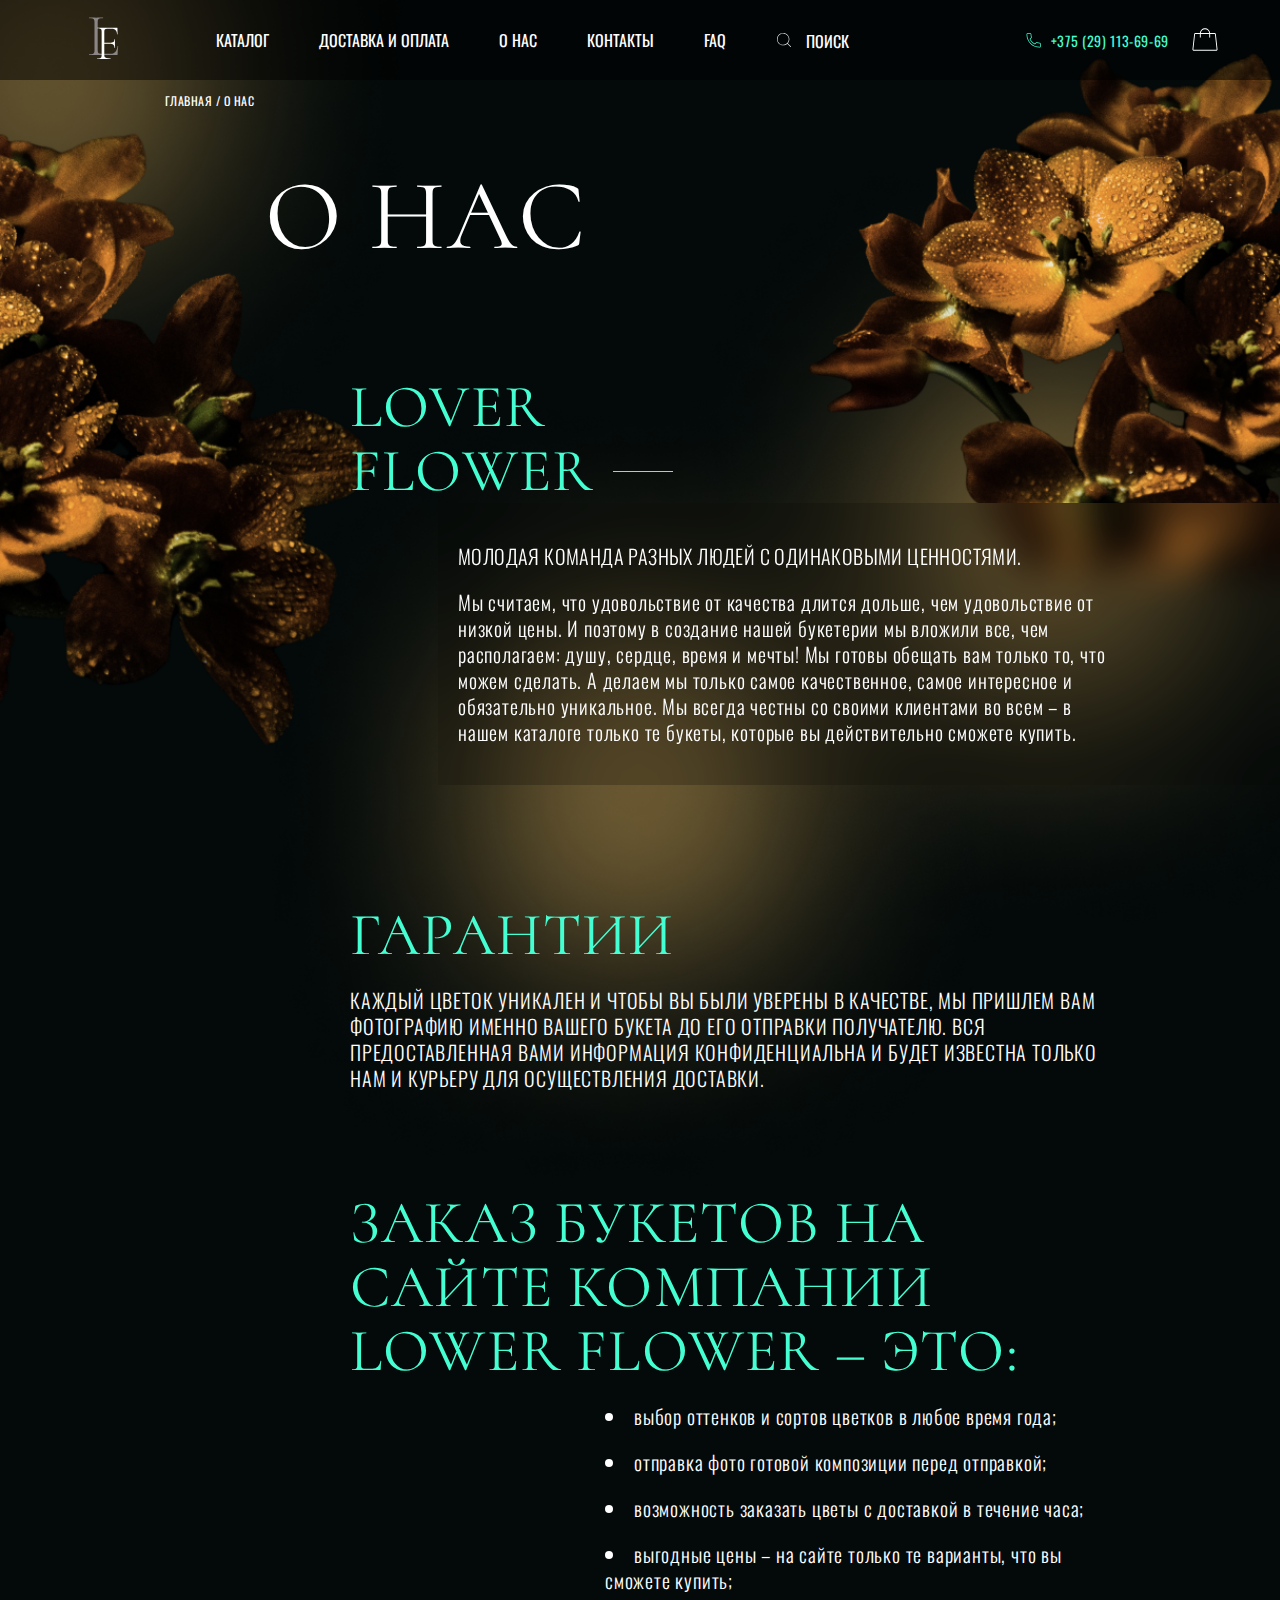
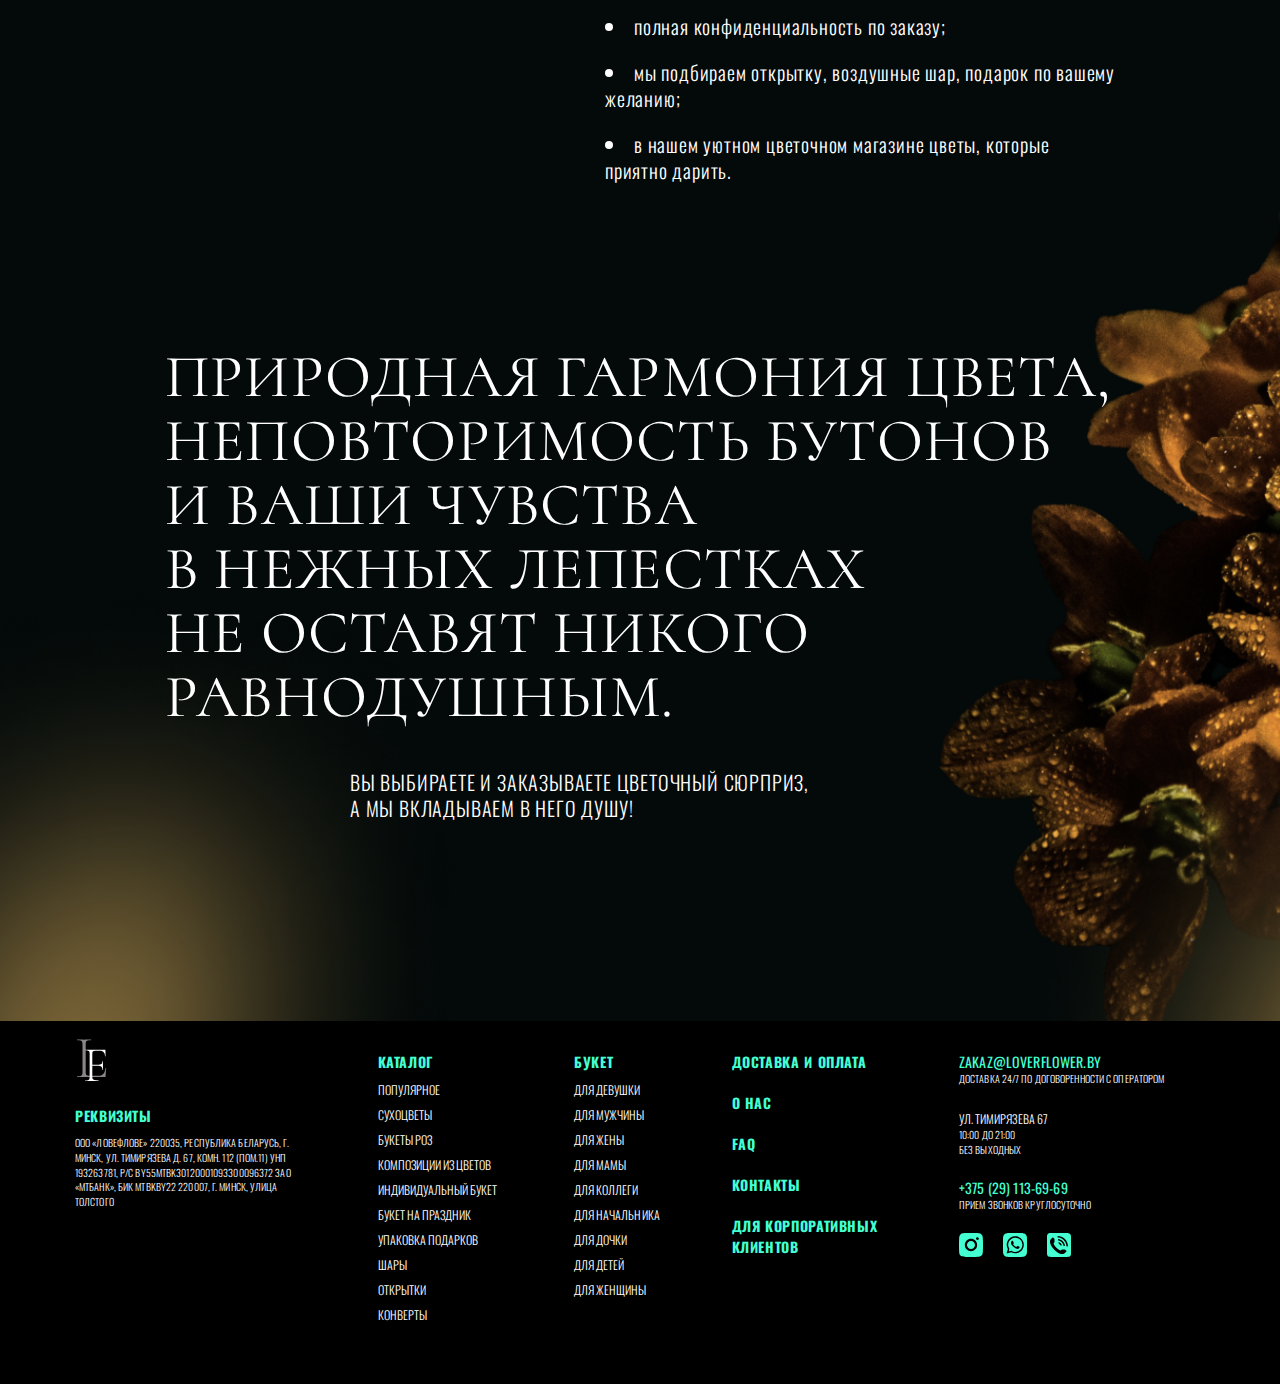
<file: about us.html>
<!DOCTYPE html>
<html lang="en">
	<head>
		<meta charset="UTF-8" />
		<meta http-equiv="X-UA-Compatible" content="IE=edge" />
		<meta name="viewport" content="width=device-width, initial-scale=1.0" />
		<link rel="stylesheet" href="styles/style.css" />
		<title>Document</title>
	</head>
	<body>
		<div class="wrapper">
			<div class="about-inner">
				<header class="all-us-header">
					<nav class="all-header-body header-body _active _close">
						<div class="header-close">
							<span></span>
						</div>
						<img
							src="images/svg icons/Group 33721.svg "
							alt="logo"
							class="header-logo"
						/>
						<div class="list-els">
							<ul class="header-list">
								<li class="list-item">
									<a href="index.html" class="list-link"
										>Главная</a
									>
								</li>
								<li class="list-item">
									<a href="#" class="list-link">каталог</a>
								</li>
								<li class="list-item">
									<a href="delivery.html" class="list-link"
										>доставка и оплата</a
									>
								</li>
								<li class="list-item">
									<a href="about us.html" class="list-link"
										>о нас</a
									>
								</li>
								<li class="list-item">
									<a href="contacts.html" class="list-link"
										>Контакты</a
									>
								</li>
								<li class="list-item">
									<a href="faq.html" class="list-link">FAQ</a>
								</li>
								<li class="list-item">
									<a href="#" class="list-link"
										>для корпоративных клиетов</a
									>
									<hr class="adaptive-hr" />
								</li>
							</ul>
							<ul class="header-list2">
								<li class="list-item2">
									<svg
										width="16"
										height="16"
										viewBox="0 0 16 16"
										fill="none"
										class="search main-search"
										xmlns="http://www.w3.org/2000/svg"
									>
										<path
											d="M14.9489 14.5509L11.7239 11.326C12.8154 10.1308 13.3957 8.55591 13.3407 6.9383C13.2857 5.32068 12.5998 3.78882 11.4297 2.67051C10.2597 1.5522 8.69835 0.936262 7.0799 0.954495C5.46145 0.972728 3.91441 1.62368 2.76982 2.76807C1.62523 3.91246 0.974004 5.45938 0.955484 7.07783C0.936965 8.69627 1.55263 10.2577 2.67073 11.428C3.78883 12.5982 5.32057 13.2844 6.93818 13.3397C8.55578 13.395 10.1308 12.8149 11.3261 11.7237L14.5512 14.9488C14.6039 15.0015 14.6755 15.0311 14.7501 15.0311C14.8247 15.0311 14.8962 15.0014 14.9489 14.9487C15.0017 14.8959 15.0313 14.8244 15.0313 14.7498C15.0313 14.6752 15.0016 14.6037 14.9489 14.5509V14.5509ZM1.53175 7.15602C1.53175 6.0435 1.86165 4.95597 2.47974 4.03094C3.09782 3.10591 3.97632 2.38494 5.00416 1.9592C6.03199 1.53346 7.16299 1.42206 8.25413 1.6391C9.34528 1.85615 10.3476 2.39188 11.1342 3.17855C11.9209 3.96522 12.4566 4.9675 12.6737 6.05864C12.8907 7.14978 12.7793 8.28078 12.3536 9.30862C11.9278 10.3365 11.2069 11.215 10.2818 11.833C9.35681 12.4511 8.26927 12.781 7.15675 12.781C5.66542 12.7793 4.23566 12.1862 3.18113 11.1316C2.1266 10.0771 1.53343 8.64735 1.53175 7.15602V7.15602Z"
											fill="white"
										/>
									</svg>
									<a href="#" class="list-link">поиск</a>
								</li>
							</ul>
						</div>
						<div class="all-header-contact">
							<svg
								class="about-vector-phone"
								width="15"
								height="15"
								viewBox="0 0 15 15"
								fill="none"
								xmlns="http://www.w3.org/2000/svg"
							>
								<path
									d="M13.625 14.5C14.2452 14.5 14.75 13.9952 14.75 13.375V10.75C14.75 10.1298 14.2452 9.625 13.625 9.625C12.7475 9.625 11.885 9.487 11.06 9.21475C10.8628 9.15248 10.6524 9.14491 10.4512 9.19286C10.25 9.24081 10.0657 9.34247 9.91775 9.487L8.83775 10.567C6.97108 9.55361 5.43802 8.02107 4.424 6.15475L5.495 5.077C5.804 4.7905 5.915 4.35475 5.783 3.9355C5.5113 3.10922 5.37356 2.2448 5.375 1.375C5.375 0.75475 4.87025 0.25 4.25 0.25H1.625C1.00475 0.25 0.5 0.75475 0.5 1.375C0.5 8.6125 6.3875 14.5 13.625 14.5ZM1.625 1H4.25C4.34946 1 4.44484 1.03951 4.51516 1.10984C4.58549 1.18016 4.625 1.27554 4.625 1.375C4.625 2.33275 4.775 3.27325 5.06975 4.165C5.09141 4.22971 5.09394 4.29929 5.07704 4.36541C5.06015 4.43152 5.02455 4.49136 4.9745 4.53775L3.5075 6.01225C4.73525 8.43325 6.54875 10.2467 8.981 11.485L10.4427 10.0225C10.4926 9.97314 10.555 9.93828 10.6232 9.92163C10.6913 9.90498 10.7627 9.90719 10.8298 9.928C11.7267 10.225 12.6672 10.375 13.625 10.375C13.8313 10.375 14 10.5437 14 10.75V13.375C14 13.5813 13.8313 13.75 13.625 13.75C6.8015 13.75 1.25 8.1985 1.25 1.375C1.25 1.27554 1.28951 1.18016 1.35984 1.10984C1.43016 1.03951 1.52554 1 1.625 1Z"
									fill="#43FFD2"
								/>
							</svg>
							<a class="about-phone" href="tel:+375291136969"
								>+375 (29) 113-69-69</a
							>
							<a href="#">
								<svg
									class="about-basket"
									width="30"
									height="30"
									viewBox="0 0 30 30"
									fill="none"
									xmlns="http://www.w3.org/2000/svg"
								>
									<path
										d="M27.5375 24.2201L25.871 9.22006C25.8331 8.87597 25.6695 8.558 25.4115 8.32713C25.1536 8.09626 24.8195 7.96876 24.4733 7.96908H20.1339C20.017 6.68823 19.4255 5.49732 18.4757 4.63016C17.5258 3.763 16.286 3.28223 14.9999 3.28223C13.7137 3.28223 12.474 3.763 11.5241 4.63016C10.5742 5.49732 9.98276 6.68823 9.86588 7.96908H5.52643C5.18026 7.96876 4.84616 8.09626 4.58822 8.32713C4.33027 8.558 4.16665 8.87597 4.12874 9.22006L2.46221 24.2201C2.44038 24.4166 2.46024 24.6156 2.52052 24.8039C2.58079 24.9923 2.68012 25.1658 2.81201 25.3132C2.9439 25.4605 3.10539 25.5784 3.28594 25.6591C3.46648 25.7398 3.66202 25.7816 3.85979 25.7816H26.1398C26.3376 25.7816 26.5332 25.7399 26.7137 25.6592C26.8943 25.5785 27.0558 25.4606 27.1877 25.3132C27.3196 25.1658 27.4189 24.9923 27.4792 24.804C27.5395 24.6156 27.5594 24.4166 27.5375 24.2201V24.2201ZM14.9999 4.21908C16.0371 4.22046 17.0376 4.60342 17.8107 5.29499C18.5838 5.98655 19.0754 6.93838 19.1919 7.96908H10.8078C10.9243 6.93838 11.4159 5.98655 12.189 5.29499C12.9621 4.60342 13.9626 4.22046 14.9999 4.21908V4.21908ZM26.4892 24.688C26.4454 24.7374 26.3917 24.7769 26.3314 24.8038C26.2712 24.8307 26.2059 24.8445 26.1399 24.8441H3.85979C3.79387 24.8441 3.72869 24.8302 3.66851 24.8033C3.60833 24.7763 3.5545 24.737 3.51054 24.6879C3.46658 24.6388 3.43348 24.5809 3.41339 24.5182C3.3933 24.4554 3.38669 24.3891 3.39397 24.3235L5.06061 9.32354C5.07326 9.20886 5.12779 9.10289 5.21375 9.02594C5.29972 8.949 5.41106 8.90649 5.52643 8.90658H9.84362V12.1878C9.84362 12.3122 9.893 12.4314 9.98091 12.5193C10.0688 12.6072 10.188 12.6566 10.3124 12.6566C10.4367 12.6566 10.5559 12.6072 10.6438 12.5193C10.7317 12.4314 10.7811 12.3122 10.7811 12.1878V8.90658H19.2186V12.1878C19.2186 12.3122 19.268 12.4314 19.3559 12.5193C19.4438 12.6072 19.563 12.6566 19.6874 12.6566C19.8117 12.6566 19.9309 12.6072 20.0188 12.5193C20.1067 12.4314 20.1561 12.3122 20.1561 12.1878V8.90658H24.4733C24.5887 8.90649 24.7 8.949 24.786 9.02594C24.8719 9.10289 24.9265 9.20886 24.9391 9.32354L26.6058 24.3235C26.6134 24.3891 26.607 24.4555 26.5869 24.5184C26.5667 24.5812 26.5334 24.6391 26.4892 24.688V24.688Z"
										fill="white"
									/>
								</svg>
							</a>
						</div>
						<div class="all-header-inner">
							<a href="#" class="header-mail header-link"
								>zakaz@loverflower.by</a
							>
							<p class="header-texts">
								Доставка 24/7 по договоренности с оператором
							</p>
							<p class="header-address">Ул. Тимирязева 67</p>
							<p class="header-texts">
								10:00 до 21:00 <br />без выходных
							</p>
							<div class="header-block-social">
								<p class="header-adaptive-text">
									Политика конфиденциальности
								</p>
								<p class="header-adaptive-text">
									Обработка персональных данных
								</p>
								<a
									href="tel:+375291136969"
									class="header-adaptive-phone"
									>+375 (29) 113-69-69</a
								>
								<div class="header-social">
									<a
										href="https://instagram.com"
										class="header-block-instagram"
									>
										<svg
											width="25"
											height="25"
											viewBox="0 0 25 25"
											fill="none"
											class="header-soc"
											xmlns="http://www.w3.org/2000/svg"
										>
											<path
												d="M12.4884 8.32593C10.1947 8.32593 8.3228 10.1978 8.3228 12.4916C8.3228 14.7853 10.1947 16.6572 12.4884 16.6572C14.7822 16.6572 16.6541 14.7853 16.6541 12.4916C16.6541 10.1978 14.7822 8.32593 12.4884 8.32593ZM24.9822 12.4916C24.9822 10.7666 24.9978 9.05718 24.9009 7.3353C24.8041 5.3353 24.951 2.95371 23.4885 1.49121C22.0229 0.0255859 19.6478 0.179054 17.6478 0.0821795C15.9228 -0.0146955 14.2134 0.000929513 12.4916 0.000929513C10.7666 0.000929513 9.05718 -0.0146955 7.3353 0.0821795C5.3353 0.179054 2.95103 0.028711 1.48853 1.49121C0.0229003 2.95684 0.179054 5.3353 0.0821795 7.3353C-0.0146955 9.0603 0.000929513 10.7697 0.000929513 12.4916C0.000929513 14.2134 -0.0146955 15.9259 0.0821795 17.6478C0.179054 19.6478 0.0260254 22.0287 1.48853 23.4912C2.95415 24.9568 5.3353 24.8041 7.3353 24.9009C9.0603 24.9978 10.7697 24.9822 12.4916 24.9822C14.2166 24.9822 15.9259 24.9978 17.6478 24.9009C19.6478 24.8041 22.026 24.9537 23.4885 23.4912C24.9542 22.0256 24.8041 19.6478 24.9009 17.6478C25.0009 15.9259 24.9822 14.2166 24.9822 12.4916ZM12.4884 18.9009C8.94155 18.9009 6.07905 16.0384 6.07905 12.4916C6.07905 8.94468 8.94155 6.08218 12.4884 6.08218C16.0353 6.08218 18.8978 8.94468 18.8978 12.4916C18.8978 16.0384 16.0353 18.9009 12.4884 18.9009ZM19.1603 7.31655C18.3322 7.31655 17.6634 6.6478 17.6634 5.81968C17.6634 4.99155 18.3322 4.3228 19.1603 4.3228C19.9884 4.3228 20.6572 4.99155 20.6572 5.81968C20.6574 6.01632 20.6189 6.21108 20.5437 6.3928C20.4686 6.57452 20.3584 6.73963 20.2193 6.87868C20.0803 7.01773 19.9151 7.12798 19.7334 7.20311C19.5517 7.27825 19.3569 7.3168 19.1603 7.31655Z"
												fill="#43FFD2"
											/>
										</svg>
									</a>
									<a
										href="https://whatsapp.com"
										class="header-block-whatsapp"
									>
										<svg
											width="25"
											height="25"
											viewBox="0 0 25 25"
											fill="none"
											class="header-soc"
											xmlns="http://www.w3.org/2000/svg"
										>
											<path
												d="M24.5716 5.91128C24.5615 5.39288 24.52 4.87556 24.4471 4.3622C24.3603 3.90557 24.2128 3.46262 24.0085 3.04512C23.5612 2.16219 22.8442 1.44477 21.9616 0.996992C21.5468 0.793645 21.1067 0.646542 20.653 0.559576C20.1357 0.485242 19.6143 0.44287 19.0918 0.432701C18.8707 0.424242 18.5843 0.420617 18.4514 0.420617L6.5517 0.416992C6.41878 0.416992 6.13241 0.420617 5.91128 0.429076C5.39287 0.439064 4.87556 0.480627 4.3622 0.553534C3.90557 0.64034 3.46262 0.787858 3.04512 0.992159C2.16224 1.43948 1.44484 2.15646 0.996992 3.03908C0.793698 3.45391 0.646598 3.894 0.559576 4.3477C0.484904 4.86497 0.442129 5.38634 0.431492 5.90887C0.424242 6.12999 0.419409 6.41637 0.419409 6.54928L0.416992 18.4489C0.416992 18.5819 0.420617 18.8682 0.429076 19.0894C0.439064 19.6078 0.480627 20.1251 0.553534 20.6385C0.640354 21.0951 0.787871 21.538 0.992159 21.9555C1.43948 22.8384 2.15646 23.5558 3.03908 24.0037C3.45393 24.2069 3.894 24.354 4.3477 24.4411C4.86499 24.5154 5.38637 24.5578 5.90887 24.5679C6.12999 24.5764 6.41637 24.58 6.54928 24.58L18.449 24.5824C18.5819 24.5824 18.8682 24.5788 19.0894 24.5704C19.6078 24.5603 20.1251 24.5188 20.6385 24.4459C21.0951 24.359 21.538 24.2115 21.9555 24.0073C22.8389 23.5602 23.5567 22.8432 24.0049 21.9604C24.2082 21.5455 24.3553 21.1055 24.4423 20.6517C24.517 20.1345 24.5598 19.6131 24.5704 19.0906C24.5776 18.8694 24.5825 18.5831 24.5825 18.4502L24.5837 6.5517C24.5837 6.41878 24.58 6.13241 24.5716 5.91128ZM12.7625 20.9067H12.7589C11.3206 20.9064 9.90524 20.5458 8.64212 19.8579L4.07462 21.0553L5.29745 16.5929C4.35067 14.95 3.97236 13.0406 4.22119 11.1607C4.47001 9.28091 5.33208 7.53568 6.67371 6.19564C8.01535 4.8556 9.7616 3.99562 11.6417 3.74903C13.5219 3.50243 15.4308 3.88301 17.0727 4.83175C18.7145 5.78049 19.9974 7.24439 20.7226 8.99647C21.4478 10.7486 21.5747 12.691 21.0836 14.5225C20.5925 16.354 19.5109 17.9724 18.0064 19.1267C16.502 20.2809 14.6588 20.9066 12.7625 20.9067Z"
												fill="#43FFD2"
											/>
											<path
												d="M12.7664 5.13011C11.4869 5.12974 10.2306 5.47217 9.12829 6.12178C8.02594 6.77139 7.11775 7.70447 6.49817 8.82398C5.87859 9.94349 5.57025 11.2085 5.60521 12.4876C5.64017 13.7666 6.01716 15.013 6.69697 16.0969L6.86734 16.3676L6.14355 19.009L8.85384 18.2985L9.11484 18.4532C10.2182 19.1066 11.4769 19.4514 12.7592 19.4513H12.7628C14.6621 19.4516 16.4837 18.6974 17.8269 17.3547C19.1701 16.0119 19.9249 14.1906 19.9252 12.2913C19.9255 10.392 19.1713 8.57043 17.8286 7.22722C16.4858 5.88401 14.6645 5.12923 12.7652 5.12891L12.7664 5.13011ZM16.9763 15.3647C16.8179 15.6263 16.6071 15.8522 16.3571 16.0284C16.1072 16.2045 15.8234 16.327 15.5238 16.3882C15.0715 16.4657 14.6073 16.4368 14.1681 16.3036C13.7516 16.1738 13.3422 16.0221 12.9416 15.8492C11.4551 15.1032 10.188 13.9835 9.26467 12.6C8.76101 11.9596 8.45528 11.186 8.38501 10.3743C8.3792 10.0392 8.44325 9.70664 8.57307 9.3977C8.70288 9.08876 8.89562 8.81025 9.13901 8.57991C9.21094 8.49785 9.29905 8.43156 9.39782 8.38519C9.4966 8.33882 9.60389 8.31337 9.71297 8.31045C9.85555 8.31045 9.99934 8.31045 10.125 8.3177C10.2579 8.32374 10.4343 8.26695 10.6083 8.68745C10.7896 9.11762 11.2198 10.1773 11.2729 10.2849C11.3071 10.3412 11.3266 10.4052 11.3297 10.4711C11.3329 10.5369 11.3196 10.6025 11.291 10.6619C11.2368 10.7911 11.1644 10.912 11.076 11.0207C10.9672 11.1464 10.85 11.3011 10.7533 11.3977C10.6446 11.5053 10.5334 11.6213 10.6579 11.8364C10.9811 12.3898 11.3847 12.8923 11.8553 13.3274C12.366 13.7815 12.952 14.1429 13.5869 14.3956C13.802 14.5044 13.9276 14.485 14.0533 14.3412C14.179 14.1974 14.591 13.7129 14.7348 13.4978C14.8786 13.2827 15.0212 13.319 15.2181 13.3903C15.4151 13.4616 16.4748 13.9824 16.6899 14.0911C16.905 14.1999 17.0488 14.2518 17.1019 14.3412C17.1609 14.6873 17.1172 15.0431 16.9763 15.3647V15.3647Z"
												fill="#43FFD2"
											/>
										</svg>
									</a>
									<a href="" class="header-block-phone">
										<svg
											width="24"
											height="24"
											viewBox="0 0 24 24"
											fill="none"
											class="header-soc"
											xmlns="http://www.w3.org/2000/svg"
										>
											<path
												d="M19.9902 24H3.99023C1.99023 24 1.46366 23.707 0.878289 23.1211C0.292923 22.5352 -0.00976563 22 0.000240437 20V4C0.000240437 2 0.292923 1.46484 0.878289 0.878906C1.46366 0.292969 1.99023 0 3.99023 0H19.9902C20.8175 0 22.0036 0.0124413 22.9902 1C23.9768 1.98756 23.9768 3.17188 23.9768 4V20C23.9902 22 23.6841 22.5352 23.0988 23.1211C22.5134 23.707 21.9902 24 19.9902 24ZM7.49292 9V6.75C7.49292 6.32812 7.36414 5.91406 7.10658 5.50781C6.84902 5.10156 6.56414 4.8125 6.25195 4.64062C5.93975 4.46875 5.6978 4.46094 5.52609 4.61719L3.81683 6.35156C3.34853 6.82031 3.08317 7.44922 3.02073 8.23828C2.95829 9.02734 3.07926 9.88672 3.38366 10.8164C3.68805 11.7461 4.17585 12.7305 4.84707 13.7695C5.51829 14.8086 6.32219 15.7969 7.25878 16.7344C8.19536 17.6719 9.18268 18.4766 10.2207 19.1484C11.2588 19.8203 12.2422 20.3125 13.171 20.625C14.0998 20.9375 14.9583 21.0625 15.7466 21C16.5349 20.9375 17.1632 20.6719 17.6315 20.2031L19.3641 18.4688C19.5202 18.3125 19.5124 18.0742 19.3407 17.7539C19.169 17.4336 18.8802 17.1445 18.4744 16.8867C18.0685 16.6289 17.6549 16.5 17.2334 16.5H14.9856L13.4637 17.4375C12.7612 17.25 11.8949 16.7422 10.8646 15.9141C9.83439 15.0859 8.90561 14.1562 8.07829 13.125C7.25097 12.0938 6.74365 11.2266 6.55634 10.5234L7.49292 9ZM16.4373 12.75L17.9593 13.0078C17.8344 11.1328 17.1085 9.53125 15.7817 8.20312C14.4549 6.875 12.8627 6.14844 11.0051 6.02344L11.2393 7.54688C12.5973 7.71875 13.7602 8.28906 14.728 9.25781C15.6959 10.2266 16.2656 11.3906 16.4373 12.75ZM11.5202 9.11719L11.8012 10.8047C12.41 11.1016 12.8705 11.5625 13.1827 12.1875L14.8685 12.4688C14.6656 11.6406 14.2637 10.9258 13.6627 10.3242C13.0617 9.72266 12.3476 9.32031 11.5202 9.11719ZM10.49 3L10.7476 4.52344C12.3085 4.55469 13.7485 4.96484 15.0676 5.75391C16.3866 6.54297 17.4402 7.59766 18.2285 8.91797C19.0168 10.2383 19.4266 11.6797 19.4578 13.2422L20.9798 13.5C20.9798 12.0781 20.7027 10.7188 20.1485 9.42188C19.5944 8.125 18.849 7.00781 17.9124 6.07031C16.9759 5.13281 15.8598 4.38672 14.5641 3.83203C13.2685 3.27734 11.9105 3 10.49 3Z"
												fill="#43FFD2"
											/>
										</svg>
									</a>
								</div>
							</div>
						</div>
					</nav>
					<div class="header-adaptive">
						<div class="menu-icon">
							<span></span>
						</div>
						<h3 class="adaptive-title">Lower<br />Flower</h3>
						<button class="header-basket-adaptive">
							<svg
								width="30"
								height="30"
								viewBox="0 0 30 30"
								fill="none"
								xmlns="http://www.w3.org/2000/svg"
							>
								<path
									d="M27.538 24.2201L25.8715 9.22006C25.8336 8.87597 25.67 8.558 25.412 8.32713C25.1541 8.09626 24.82 7.96876 24.4738 7.96908H20.1343C20.0175 6.68823 19.426 5.49732 18.4761 4.63016C17.5263 3.763 16.2865 3.28223 15.0004 3.28223C13.7142 3.28223 12.4745 3.763 11.5246 4.63016C10.5747 5.49732 9.98325 6.68823 9.86637 7.96908H5.52692C5.18075 7.96876 4.84665 8.09626 4.5887 8.32713C4.33076 8.558 4.16714 8.87597 4.12922 9.22006L2.4627 24.2201C2.44086 24.4166 2.46073 24.6156 2.52101 24.8039C2.58128 24.9923 2.68061 25.1658 2.8125 25.3132C2.94439 25.4605 3.10588 25.5784 3.28643 25.6591C3.46697 25.7398 3.66251 25.7816 3.86028 25.7816H26.1403C26.3381 25.7816 26.5336 25.7399 26.7142 25.6592C26.8948 25.5785 27.0563 25.4606 27.1882 25.3132C27.3201 25.1658 27.4194 24.9923 27.4797 24.804C27.54 24.6156 27.5599 24.4166 27.538 24.2201ZM15.0004 4.21908C16.0376 4.22046 17.0381 4.60342 17.8112 5.29499C18.5843 5.98655 19.0759 6.93838 19.1924 7.96908H10.8083C10.9248 6.93838 11.4164 5.98655 12.1895 5.29499C12.9626 4.60342 13.9631 4.22046 15.0004 4.21908ZM26.4897 24.688C26.4459 24.7374 26.3922 24.7769 26.3319 24.8038C26.2717 24.8307 26.2064 24.8445 26.1404 24.8441H3.86028C3.79436 24.8441 3.72918 24.8302 3.669 24.8033C3.60882 24.7763 3.55499 24.737 3.51103 24.6879C3.46707 24.6388 3.43396 24.5809 3.41388 24.5182C3.39379 24.4554 3.38717 24.3891 3.39446 24.3235L5.0611 9.32354C5.07374 9.20886 5.12828 9.10289 5.21424 9.02594C5.30021 8.949 5.41155 8.90649 5.52692 8.90658H9.84411V12.1878C9.84411 12.3122 9.89349 12.4314 9.9814 12.5193C10.0693 12.6072 10.1885 12.6566 10.3129 12.6566C10.4372 12.6566 10.5564 12.6072 10.6443 12.5193C10.7322 12.4314 10.7816 12.3122 10.7816 12.1878V8.90658H19.2191V12.1878C19.2191 12.3122 19.2685 12.4314 19.3564 12.5193C19.4443 12.6072 19.5635 12.6566 19.6879 12.6566C19.8122 12.6566 19.9314 12.6072 20.0193 12.5193C20.1072 12.4314 20.1566 12.3122 20.1566 12.1878V8.90658H24.4738C24.5892 8.90649 24.7005 8.949 24.7865 9.02594C24.8724 9.10289 24.927 9.20886 24.9396 9.32354L26.6063 24.3235C26.6139 24.3891 26.6075 24.4555 26.5873 24.5184C26.5672 24.5812 26.5339 24.639 26.4897 24.688Z"
									fill="white"
								/>
							</svg>
						</button>
						<button class="header-basket-adaptive2">
							<svg
								width="18"
								height="16"
								viewBox="0 0 18 16"
								fill="none"
								xmlns="http://www.w3.org/2000/svg"
							>
								<path
									d="M17.9938 14.8896L16.7984 4.22258C16.7712 3.97789 16.6538 3.75177 16.4688 3.58759C16.2837 3.42341 16.0441 3.33274 15.7957 3.33297H12.6828C12.599 2.42211 12.1747 1.57522 11.4933 0.958557C10.8119 0.341893 9.92263 0 9 0C8.07737 0 7.18806 0.341893 6.50666 0.958557C5.82526 1.57522 5.401 2.42211 5.31716 3.33297H2.20427C1.95595 3.33274 1.71628 3.42341 1.53125 3.58759C1.34621 3.75177 1.22884 3.97789 1.20164 4.22258L0.00616829 14.8896C-0.00949614 15.0293 0.00475591 15.1708 0.0479936 15.3048C0.0912312 15.4387 0.162482 15.5621 0.257094 15.6669C0.351706 15.7717 0.467551 15.8555 0.597065 15.9129C0.726578 15.9703 0.866848 16 1.00871 16H16.9912C17.1331 16 17.2734 15.9703 17.4029 15.913C17.5324 15.8556 17.6483 15.7717 17.7429 15.6669C17.8375 15.5621 17.9088 15.4387 17.952 15.3048C17.9952 15.1708 18.0095 15.0293 17.9938 14.8896ZM9 0.666228C9.74408 0.66721 10.4618 0.939546 11.0163 1.43134C11.5709 1.92313 11.9236 2.6 12.0071 3.33297H5.99286C6.07642 2.6 6.42908 1.92313 6.98365 1.43134C7.53822 0.939546 8.25592 0.66721 9 0.666228ZM17.2418 15.2223C17.2104 15.2574 17.1719 15.2855 17.1286 15.3047C17.0854 15.3238 17.0386 15.3336 16.9913 15.3333H1.00871C0.961426 15.3333 0.91467 15.3234 0.871499 15.3043C0.82833 15.2851 0.789717 15.2572 0.758182 15.2223C0.726647 15.1873 0.7029 15.1462 0.688491 15.1015C0.674082 15.0569 0.669335 15.0097 0.674561 14.9631L1.87012 4.29616C1.87919 4.21462 1.91831 4.13926 1.97997 4.08454C2.04164 4.02982 2.12151 3.99959 2.20427 3.99966H5.30119V6.33306C5.30119 6.42146 5.33661 6.50625 5.39967 6.56877C5.46273 6.63128 5.54826 6.6664 5.63744 6.6664C5.72662 6.6664 5.81215 6.63128 5.87521 6.56877C5.93827 6.50625 5.9737 6.42146 5.9737 6.33306V3.99966H12.0263V6.33306C12.0263 6.42146 12.0617 6.50625 12.1248 6.56877C12.1878 6.63128 12.2734 6.6664 12.3626 6.6664C12.4517 6.6664 12.5373 6.63128 12.6003 6.56877C12.6634 6.50625 12.6988 6.42146 12.6988 6.33306V3.99966H15.7957C15.8785 3.99959 15.9584 4.02982 16.02 4.08454C16.0817 4.13926 16.1208 4.21462 16.1299 4.29616L17.3254 14.9631C17.3309 15.0098 17.3263 15.057 17.3119 15.1017C17.2974 15.1464 17.2736 15.1875 17.2418 15.2223Z"
									fill="white"
								/>
							</svg>
						</button>
					</div>
				</header>
				<main class="about-main">
					<h4 class="about-about">
						<a href="index.html" class="head-link">Главная</a>
						/ О нас
					</h4>
					<h2 class="about-title">О нас</h2>
					<h3 class="about about-lover-flower">Lover</h3>
					<div class="about about-flower">
						<h3 class="about-lover-flower">Flower</h3>
						<hr class="about-hr" />
					</div>
					<div class="about-team">
						<h5 class="about-text-title">
							молодая команда разных людей с одинаковыми
							ценностями.
						</h5>
						<p class="about-text-team">
							Мы считаем, что удовольствие от качества длится
							дольше, чем удовольствие от низкой цены. И поэтому в
							создание нашей букетерии мы вложили все, чем
							располагаем: душу, сердце, время и мечты! Мы готовы
							обещать вам только то, что можем сделать. А делаем
							мы только самое качественное, самое интересное и
							обязательно уникальное. Мы всегда честны со своими
							клиентами во всем – в нашем каталоге только те
							букеты, которые вы действительно сможете купить.
						</p>
					</div>
					<div class="about about-garanties">
						<h3 class="about-garantie-title">Гарантии</h3>
						<p class="about-garantie-text">
							Каждый цветок уникален и чтобы вы были уверены в
							качестве, мы пришлем вам фотографию именно вашего
							букета до его отправки получателю. Вся
							предоставленная Вами информация конфиденциальна и
							будет известна только нам и курьеру для
							осуществления доставки.
						</p>
					</div>
					<div class="about about-order">
						<h3 class="about-order-title">
							Заказ букетов на<br />сайте компании <br />Lower
							Flower – это:
						</h3>
						<ul class="about-list">
							<li class="about-list-order">
								выбор оттенков и сортов цветков в любое время
								года;
							</li>
							<li class="about-list-order">
								отправка фото готовой композиции перед
								отправкой;
							</li>
							<li class="about-list-order">
								возможность заказать цветы с доставкой в течение
								часа;
							</li>
							<li class="about-list-order">
								выгодные цены – на сайте только те варианты, что
								Вы сможете купить;
							</li>
							<li class="about-list-order">
								полная конфиденциальность по заказу;
							</li>
							<li class="about-list-order">
								мы подбираем открытку, воздушные шар, подарок по
								Вашему желанию;
							</li>
							<li class="about-list-order">
								в нашем уютном цветочном магазине цветы, которые
								приятно дарить.
							</li>
						</ul>
					</div>
					<div class="about-garmonie">
						<h2 class="about-garmonie-title">
							Природная гармония цвета, <br />неповторимость
							бутонов<br />
							и Ваши чувства <br />
							в нежных лепестках <br />
							не оставят никого <br />равнодушным.
						</h2>
						<p class="about-garmonie-text">
							Вы выбираете и заказываете цветочный сюрприз,<br />а
							мы вкладываем в него душу!
						</p>
					</div>
				</main>
				<footer class="footer about-footer">
					<div class="container footer__container">
						<ul class="footer-first_list">
							<li>
								<img
									src="images/imgs/logo.svg"
									alt="Main-logo"
								/>
							</li>
							<li class="footer-item">реквизиты</li>
							<li class="footer-item">
								<p class="block-link">
									ООО «Ловефлове» 220035, Республика Беларусь,
									г. Минск, ул. Тимирязева д. 67, комн. 112
									(пом.11) УНП 193263781, р/с
									BY55MTBK30120001093300096372 ЗАО «МТБанк»,
									БИК MTBKBY22 220007, г. Минск, улица
									Толстого
								</p>
							</li>
						</ul>
						<ul class="footer-second_list">
							<li class="footer-item">Каталог</li>
							<li class="footer-item">
								<a href="#" class="footer-link">Популярное</a>
							</li>
							<li class="footer-item">
								<a href="#" class="footer-link">Сухоцветы</a>
							</li>
							<li class="footer-item">
								<a href="#" class="footer-link">Букеты роз</a>
							</li>
							<li class="footer-item">
								<a href="#" class="footer-link"
									>Композиции из цветов</a
								>
							</li>
							<li class="footer-item">
								<a href="#" class="footer-link"
									>Индивидуальный букет</a
								>
							</li>
							<li class="footer-item">
								<a href="#" class="footer-link"
									>Букет на праздник</a
								>
							</li>
							<li class="footer-item">
								<a href="#" class="footer-link"
									>Упаковка подарков</a
								>
							</li>
							<li class="footer-item">
								<a href="#" class="footer-link">Шары</a>
							</li>
							<li class="footer-item">
								<a href="#" class="footer-link">Открытки</a>
							</li>
							<li class="footer-item">
								<a href="#" class="footer-link">Конверты</a>
							</li>
						</ul>
						<ul class="footer-third_list">
							<li class="footer-item">Букет</li>
							<li class="footer-item">
								<a href="#" class="footer-link">Для девушки</a>
							</li>
							<li class="footer-item">
								<a href="#" class="footer-link">Для мужчины</a>
							</li>
							<li class="footer-item">
								<a href="#" class="footer-link">Для жены</a>
							</li>
							<li class="footer-item">
								<a href="#" class="footer-link">Для мамы</a>
							</li>
							<li class="footer-item">
								<a href="#" class="footer-link">Для коллеги</a>
							</li>
							<li class="footer-item">
								<a href="#" class="footer-link"
									>Для начальника</a
								>
							</li>
							<li class="footer-item">
								<a href="#" class="footer-link">Для дочки</a>
							</li>
							<li class="footer-item">
								<a href="#" class="footer-link">Для детей</a>
							</li>
							<li class="footer-item">
								<a href="#" class="footer-link">Для женщины</a>
							</li>
						</ul>
						<ul class="footer-fourth_list">
							<li class="footer-item">
								<a href="#" class="footer-item mobile-item"
									>Каталог</a
								>
							</li>
							<li class="footer-item">
								<a href="delivery.html" class="footer-item"
									>Доставка и оплата</a
								>
							</li>
							<li class="footer-item">
								<a href="about us.html" class="footer-item"
									>О нас</a
								>
							</li>
							<li class="footer-item">
								<a href="faq.html" class="footer-item">FAQ</a>
							</li>
							<li class="footer-item">
								<a href="contacts.html" class="footer-item"
									>Контакты</a
								>
							</li>
							<li class="footer-item">
								<a
									href="for corporate client.html"
									class="footer-item"
									>для корпоративных клиентов</a
								>
							</li>
						</ul>
						<ul class="footer-fiveth_list">
							<li class="footer-item">
								<div class="footer-item_block">
									<a
										href="mailto:zakaz@loverflower.by"
										class="footer-item block-item"
										>zakaz@loverflower.by</a
									>
									<p class="block-link">
										Доставка 24/7 по договоренности с
										оператором
									</p>
								</div>
							</li>
							<li class="footer-item">
								<div class="footer-item_block">
									<a href="#" class="footer-link link-info"
										>ул. Тимирязева 67</a
									>
									<p class="block-link">
										10:00 до 21:00<br />без выходных
									</p>
								</div>
							</li>
							<li class="footer-item">
								<div class="footer-item_block">
									<a
										href="tel:+375(29)113-69-69"
										class="footer-item block-item"
										>+375 (29) 113-69-69</a
									>
									<p class="block-link">
										прием звонков круглосуточно
									</p>
								</div>
							</li>
							<li class="footer-item">
								<a href="#"
									><img
										src="images/imgs/ig-icon.svg"
										alt="instagram-icon"
								/></a>
								<a href="#"
									><img
										src="images/imgs/wt-icon.svg"
										alt="whatsapp-icon"
								/></a>
								<a href="#"
									><img
										src="images/imgs/vb-icon.svg"
										alt="viber-icon"
								/></a>
							</li>
						</ul>
					</div>
				</footer>
			</div>
		</div>
		<script src="js/index.js"></script>
	</body>
</html>
</file>
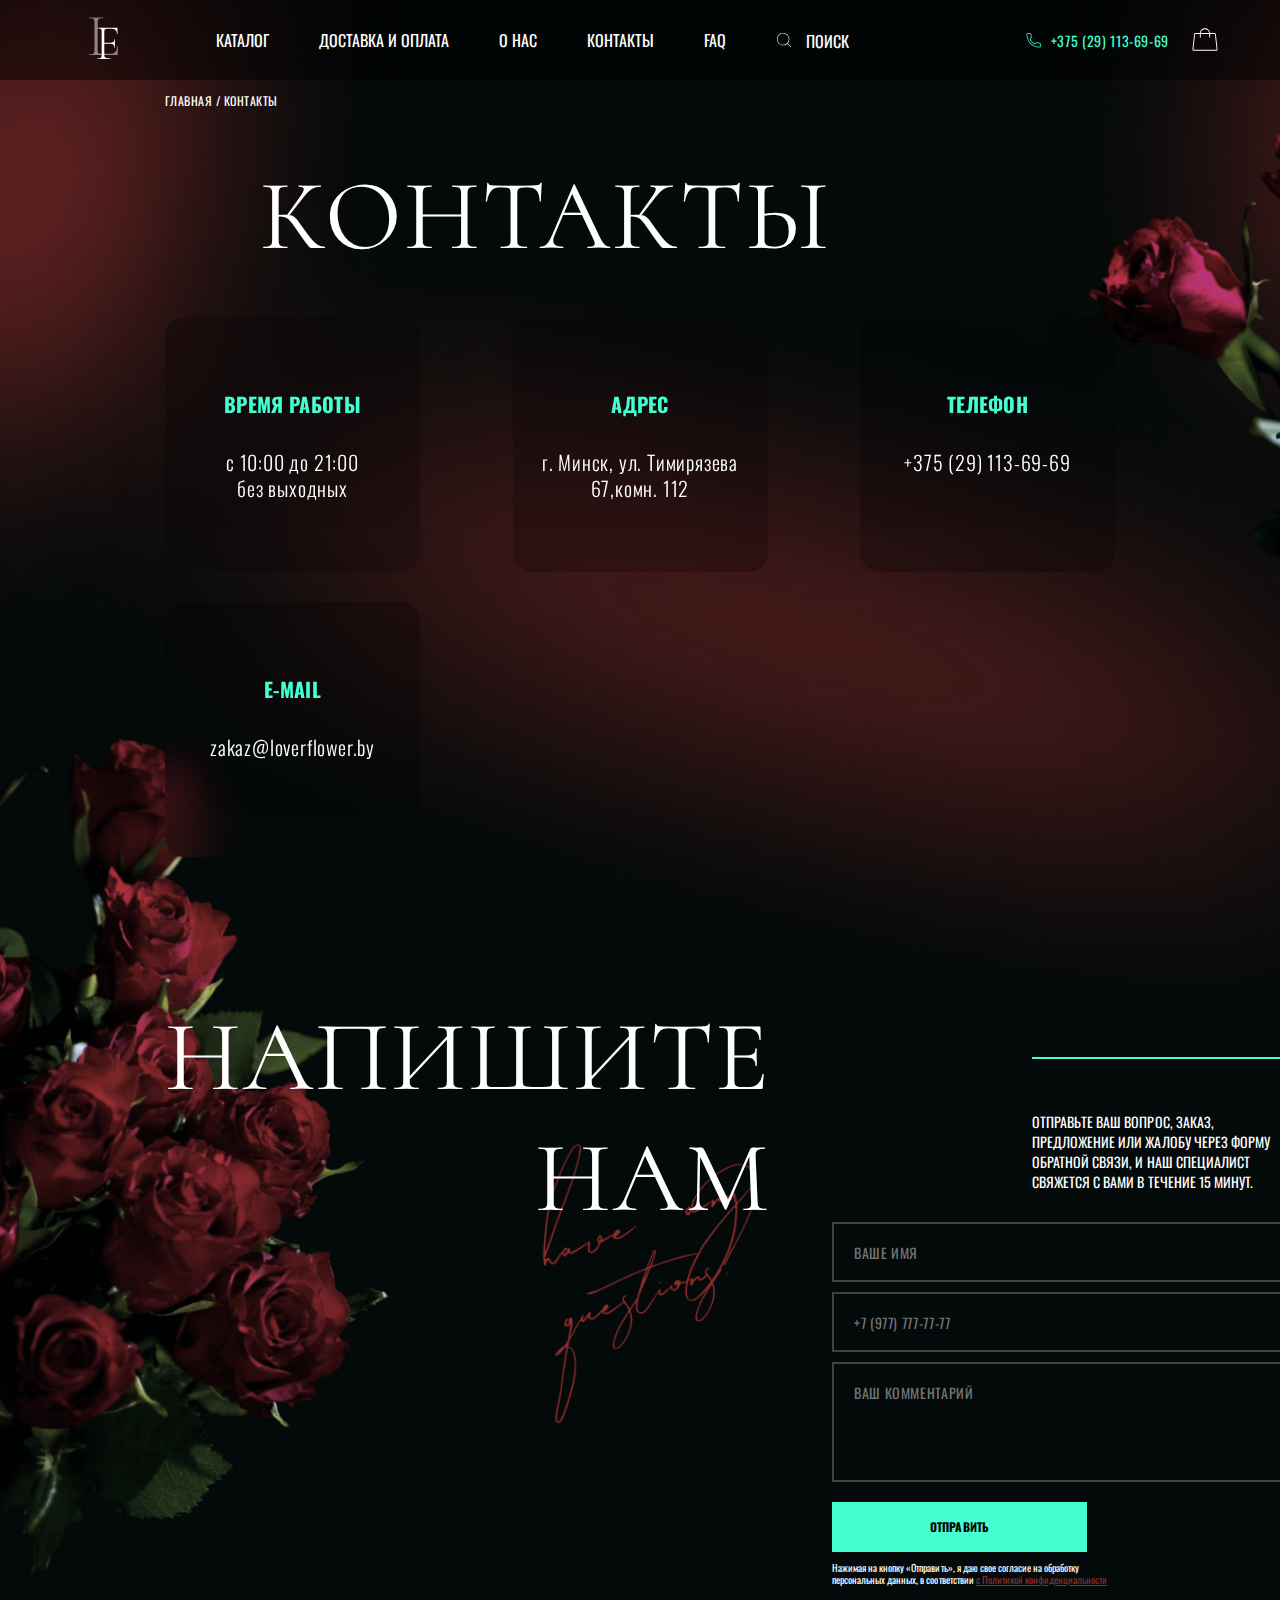
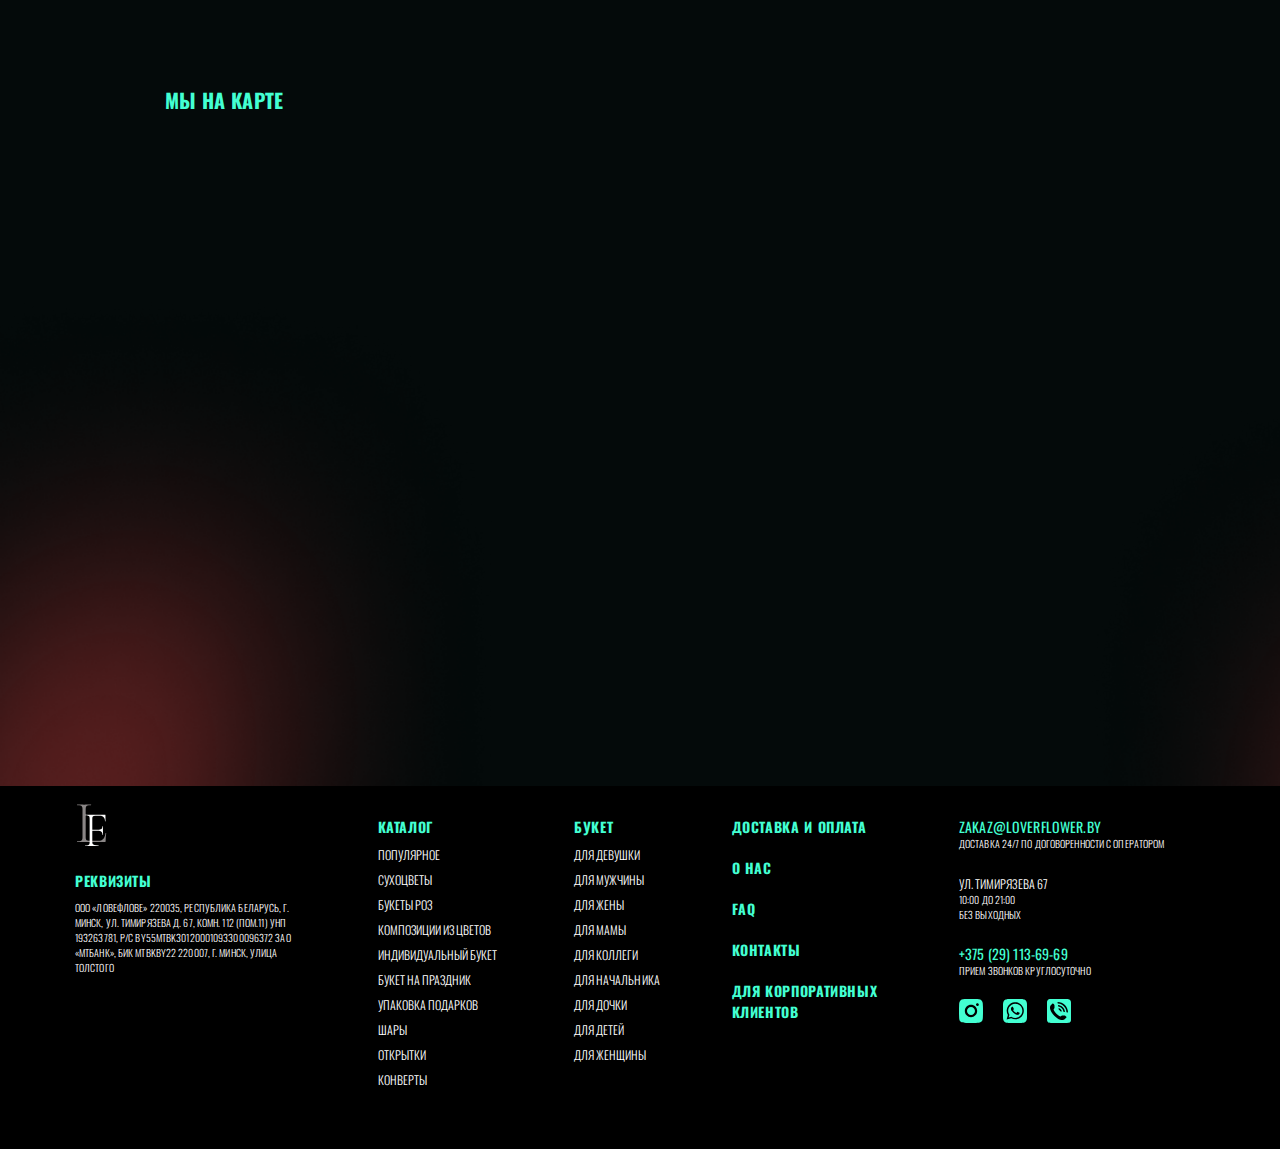
<file: contacts.html>
<!DOCTYPE html>
<html lang="en">
	<head>
		<meta charset="UTF-8" />
		<meta http-equiv="X-UA-Compatible" content="IE=edge" />
		<meta name="viewport" content="width=device-width, initial-scale=1.0" />
		<link rel="stylesheet" href="styles/style.css" />
		<title>Document</title>
	</head>
	<body>
		<div class="wrapper">
			<div class="contacts-inner">
				<header class="all-us-header">
					<nav class="all-header-body header-body _active _close">
						<div class="header-close">
							<span></span>
						</div>
						<img
							src="images/svg icons/Group 33721.svg "
							alt="logo"
							class="header-logo"
						/>
						<div class="list-els">
							<ul class="header-list">
								<li class="list-item">
									<a href="index.html" class="list-link"
										>Главная</a
									>
								</li>
								<li class="list-item">
									<a href="#" class="list-link">каталог</a>
								</li>
								<li class="list-item">
									<a href="delivery.html" class="list-link"
										>доставка и оплата</a
									>
								</li>
								<li class="list-item">
									<a href="about us.html" class="list-link"
										>о нас</a
									>
								</li>
								<li class="list-item">
									<a href="contacts.html" class="list-link"
										>Контакты</a
									>
								</li>
								<li class="list-item">
									<a href="faq.html" class="list-link">FAQ</a>
								</li>
								<li class="list-item">
									<a href="#" class="list-link"
										>для корпоративных клиетов</a
									>
									<hr class="adaptive-hr" />
								</li>
							</ul>
							<ul class="header-list2">
								<li class="list-item2">
									<svg
										width="16"
										height="16"
										viewBox="0 0 16 16"
										fill="none"
										class="search main-search"
										xmlns="http://www.w3.org/2000/svg"
									>
										<path
											d="M14.9489 14.5509L11.7239 11.326C12.8154 10.1308 13.3957 8.55591 13.3407 6.9383C13.2857 5.32068 12.5998 3.78882 11.4297 2.67051C10.2597 1.5522 8.69835 0.936262 7.0799 0.954495C5.46145 0.972728 3.91441 1.62368 2.76982 2.76807C1.62523 3.91246 0.974004 5.45938 0.955484 7.07783C0.936965 8.69627 1.55263 10.2577 2.67073 11.428C3.78883 12.5982 5.32057 13.2844 6.93818 13.3397C8.55578 13.395 10.1308 12.8149 11.3261 11.7237L14.5512 14.9488C14.6039 15.0015 14.6755 15.0311 14.7501 15.0311C14.8247 15.0311 14.8962 15.0014 14.9489 14.9487C15.0017 14.8959 15.0313 14.8244 15.0313 14.7498C15.0313 14.6752 15.0016 14.6037 14.9489 14.5509V14.5509ZM1.53175 7.15602C1.53175 6.0435 1.86165 4.95597 2.47974 4.03094C3.09782 3.10591 3.97632 2.38494 5.00416 1.9592C6.03199 1.53346 7.16299 1.42206 8.25413 1.6391C9.34528 1.85615 10.3476 2.39188 11.1342 3.17855C11.9209 3.96522 12.4566 4.9675 12.6737 6.05864C12.8907 7.14978 12.7793 8.28078 12.3536 9.30862C11.9278 10.3365 11.2069 11.215 10.2818 11.833C9.35681 12.4511 8.26927 12.781 7.15675 12.781C5.66542 12.7793 4.23566 12.1862 3.18113 11.1316C2.1266 10.0771 1.53343 8.64735 1.53175 7.15602V7.15602Z"
											fill="white"
										/>
									</svg>
									<a href="#" class="list-link">поиск</a>
								</li>
							</ul>
						</div>
						<div class="all-header-contact">
							<svg
								class="about-vector-phone"
								width="15"
								height="15"
								viewBox="0 0 15 15"
								fill="none"
								xmlns="http://www.w3.org/2000/svg"
							>
								<path
									d="M13.625 14.5C14.2452 14.5 14.75 13.9952 14.75 13.375V10.75C14.75 10.1298 14.2452 9.625 13.625 9.625C12.7475 9.625 11.885 9.487 11.06 9.21475C10.8628 9.15248 10.6524 9.14491 10.4512 9.19286C10.25 9.24081 10.0657 9.34247 9.91775 9.487L8.83775 10.567C6.97108 9.55361 5.43802 8.02107 4.424 6.15475L5.495 5.077C5.804 4.7905 5.915 4.35475 5.783 3.9355C5.5113 3.10922 5.37356 2.2448 5.375 1.375C5.375 0.75475 4.87025 0.25 4.25 0.25H1.625C1.00475 0.25 0.5 0.75475 0.5 1.375C0.5 8.6125 6.3875 14.5 13.625 14.5ZM1.625 1H4.25C4.34946 1 4.44484 1.03951 4.51516 1.10984C4.58549 1.18016 4.625 1.27554 4.625 1.375C4.625 2.33275 4.775 3.27325 5.06975 4.165C5.09141 4.22971 5.09394 4.29929 5.07704 4.36541C5.06015 4.43152 5.02455 4.49136 4.9745 4.53775L3.5075 6.01225C4.73525 8.43325 6.54875 10.2467 8.981 11.485L10.4427 10.0225C10.4926 9.97314 10.555 9.93828 10.6232 9.92163C10.6913 9.90498 10.7627 9.90719 10.8298 9.928C11.7267 10.225 12.6672 10.375 13.625 10.375C13.8313 10.375 14 10.5437 14 10.75V13.375C14 13.5813 13.8313 13.75 13.625 13.75C6.8015 13.75 1.25 8.1985 1.25 1.375C1.25 1.27554 1.28951 1.18016 1.35984 1.10984C1.43016 1.03951 1.52554 1 1.625 1Z"
									fill="#43FFD2"
								/>
							</svg>
							<a class="about-phone" href="tel:+375291136969"
								>+375 (29) 113-69-69</a
							>
							<a href="#">
								<svg
									class="about-basket"
									width="30"
									height="30"
									viewBox="0 0 30 30"
									fill="none"
									xmlns="http://www.w3.org/2000/svg"
								>
									<path
										d="M27.5375 24.2201L25.871 9.22006C25.8331 8.87597 25.6695 8.558 25.4115 8.32713C25.1536 8.09626 24.8195 7.96876 24.4733 7.96908H20.1339C20.017 6.68823 19.4255 5.49732 18.4757 4.63016C17.5258 3.763 16.286 3.28223 14.9999 3.28223C13.7137 3.28223 12.474 3.763 11.5241 4.63016C10.5742 5.49732 9.98276 6.68823 9.86588 7.96908H5.52643C5.18026 7.96876 4.84616 8.09626 4.58822 8.32713C4.33027 8.558 4.16665 8.87597 4.12874 9.22006L2.46221 24.2201C2.44038 24.4166 2.46024 24.6156 2.52052 24.8039C2.58079 24.9923 2.68012 25.1658 2.81201 25.3132C2.9439 25.4605 3.10539 25.5784 3.28594 25.6591C3.46648 25.7398 3.66202 25.7816 3.85979 25.7816H26.1398C26.3376 25.7816 26.5332 25.7399 26.7137 25.6592C26.8943 25.5785 27.0558 25.4606 27.1877 25.3132C27.3196 25.1658 27.4189 24.9923 27.4792 24.804C27.5395 24.6156 27.5594 24.4166 27.5375 24.2201V24.2201ZM14.9999 4.21908C16.0371 4.22046 17.0376 4.60342 17.8107 5.29499C18.5838 5.98655 19.0754 6.93838 19.1919 7.96908H10.8078C10.9243 6.93838 11.4159 5.98655 12.189 5.29499C12.9621 4.60342 13.9626 4.22046 14.9999 4.21908V4.21908ZM26.4892 24.688C26.4454 24.7374 26.3917 24.7769 26.3314 24.8038C26.2712 24.8307 26.2059 24.8445 26.1399 24.8441H3.85979C3.79387 24.8441 3.72869 24.8302 3.66851 24.8033C3.60833 24.7763 3.5545 24.737 3.51054 24.6879C3.46658 24.6388 3.43348 24.5809 3.41339 24.5182C3.3933 24.4554 3.38669 24.3891 3.39397 24.3235L5.06061 9.32354C5.07326 9.20886 5.12779 9.10289 5.21375 9.02594C5.29972 8.949 5.41106 8.90649 5.52643 8.90658H9.84362V12.1878C9.84362 12.3122 9.893 12.4314 9.98091 12.5193C10.0688 12.6072 10.188 12.6566 10.3124 12.6566C10.4367 12.6566 10.5559 12.6072 10.6438 12.5193C10.7317 12.4314 10.7811 12.3122 10.7811 12.1878V8.90658H19.2186V12.1878C19.2186 12.3122 19.268 12.4314 19.3559 12.5193C19.4438 12.6072 19.563 12.6566 19.6874 12.6566C19.8117 12.6566 19.9309 12.6072 20.0188 12.5193C20.1067 12.4314 20.1561 12.3122 20.1561 12.1878V8.90658H24.4733C24.5887 8.90649 24.7 8.949 24.786 9.02594C24.8719 9.10289 24.9265 9.20886 24.9391 9.32354L26.6058 24.3235C26.6134 24.3891 26.607 24.4555 26.5869 24.5184C26.5667 24.5812 26.5334 24.6391 26.4892 24.688V24.688Z"
										fill="white"
									/>
								</svg>
							</a>
						</div>
						<div class="all-header-inner">
							<a href="#" class="header-mail header-link"
								>zakaz@loverflower.by</a
							>
							<p class="header-texts">
								Доставка 24/7 по договоренности с оператором
							</p>
							<p class="header-address">Ул. Тимирязева 67</p>
							<p class="header-texts">
								10:00 до 21:00 <br />без выходных
							</p>
							<div class="header-block-social">
								<p class="header-adaptive-text">
									Политика конфиденциальности
								</p>
								<p class="header-adaptive-text">
									Обработка персональных данных
								</p>
								<a
									href="tel:+375291136969"
									class="header-adaptive-phone"
									>+375 (29) 113-69-69</a
								>
								<div class="header-social">
									<a
										href="https://instagram.com"
										class="header-block-instagram"
									>
										<svg
											width="25"
											height="25"
											viewBox="0 0 25 25"
											fill="none"
											class="header-soc"
											xmlns="http://www.w3.org/2000/svg"
										>
											<path
												d="M12.4884 8.32593C10.1947 8.32593 8.3228 10.1978 8.3228 12.4916C8.3228 14.7853 10.1947 16.6572 12.4884 16.6572C14.7822 16.6572 16.6541 14.7853 16.6541 12.4916C16.6541 10.1978 14.7822 8.32593 12.4884 8.32593ZM24.9822 12.4916C24.9822 10.7666 24.9978 9.05718 24.9009 7.3353C24.8041 5.3353 24.951 2.95371 23.4885 1.49121C22.0229 0.0255859 19.6478 0.179054 17.6478 0.0821795C15.9228 -0.0146955 14.2134 0.000929513 12.4916 0.000929513C10.7666 0.000929513 9.05718 -0.0146955 7.3353 0.0821795C5.3353 0.179054 2.95103 0.028711 1.48853 1.49121C0.0229003 2.95684 0.179054 5.3353 0.0821795 7.3353C-0.0146955 9.0603 0.000929513 10.7697 0.000929513 12.4916C0.000929513 14.2134 -0.0146955 15.9259 0.0821795 17.6478C0.179054 19.6478 0.0260254 22.0287 1.48853 23.4912C2.95415 24.9568 5.3353 24.8041 7.3353 24.9009C9.0603 24.9978 10.7697 24.9822 12.4916 24.9822C14.2166 24.9822 15.9259 24.9978 17.6478 24.9009C19.6478 24.8041 22.026 24.9537 23.4885 23.4912C24.9542 22.0256 24.8041 19.6478 24.9009 17.6478C25.0009 15.9259 24.9822 14.2166 24.9822 12.4916ZM12.4884 18.9009C8.94155 18.9009 6.07905 16.0384 6.07905 12.4916C6.07905 8.94468 8.94155 6.08218 12.4884 6.08218C16.0353 6.08218 18.8978 8.94468 18.8978 12.4916C18.8978 16.0384 16.0353 18.9009 12.4884 18.9009ZM19.1603 7.31655C18.3322 7.31655 17.6634 6.6478 17.6634 5.81968C17.6634 4.99155 18.3322 4.3228 19.1603 4.3228C19.9884 4.3228 20.6572 4.99155 20.6572 5.81968C20.6574 6.01632 20.6189 6.21108 20.5437 6.3928C20.4686 6.57452 20.3584 6.73963 20.2193 6.87868C20.0803 7.01773 19.9151 7.12798 19.7334 7.20311C19.5517 7.27825 19.3569 7.3168 19.1603 7.31655Z"
												fill="#43FFD2"
											/>
										</svg>
									</a>
									<a
										href="https://whatsapp.com"
										class="header-block-whatsapp"
									>
										<svg
											width="25"
											height="25"
											viewBox="0 0 25 25"
											fill="none"
											class="header-soc"
											xmlns="http://www.w3.org/2000/svg"
										>
											<path
												d="M24.5716 5.91128C24.5615 5.39288 24.52 4.87556 24.4471 4.3622C24.3603 3.90557 24.2128 3.46262 24.0085 3.04512C23.5612 2.16219 22.8442 1.44477 21.9616 0.996992C21.5468 0.793645 21.1067 0.646542 20.653 0.559576C20.1357 0.485242 19.6143 0.44287 19.0918 0.432701C18.8707 0.424242 18.5843 0.420617 18.4514 0.420617L6.5517 0.416992C6.41878 0.416992 6.13241 0.420617 5.91128 0.429076C5.39287 0.439064 4.87556 0.480627 4.3622 0.553534C3.90557 0.64034 3.46262 0.787858 3.04512 0.992159C2.16224 1.43948 1.44484 2.15646 0.996992 3.03908C0.793698 3.45391 0.646598 3.894 0.559576 4.3477C0.484904 4.86497 0.442129 5.38634 0.431492 5.90887C0.424242 6.12999 0.419409 6.41637 0.419409 6.54928L0.416992 18.4489C0.416992 18.5819 0.420617 18.8682 0.429076 19.0894C0.439064 19.6078 0.480627 20.1251 0.553534 20.6385C0.640354 21.0951 0.787871 21.538 0.992159 21.9555C1.43948 22.8384 2.15646 23.5558 3.03908 24.0037C3.45393 24.2069 3.894 24.354 4.3477 24.4411C4.86499 24.5154 5.38637 24.5578 5.90887 24.5679C6.12999 24.5764 6.41637 24.58 6.54928 24.58L18.449 24.5824C18.5819 24.5824 18.8682 24.5788 19.0894 24.5704C19.6078 24.5603 20.1251 24.5188 20.6385 24.4459C21.0951 24.359 21.538 24.2115 21.9555 24.0073C22.8389 23.5602 23.5567 22.8432 24.0049 21.9604C24.2082 21.5455 24.3553 21.1055 24.4423 20.6517C24.517 20.1345 24.5598 19.6131 24.5704 19.0906C24.5776 18.8694 24.5825 18.5831 24.5825 18.4502L24.5837 6.5517C24.5837 6.41878 24.58 6.13241 24.5716 5.91128ZM12.7625 20.9067H12.7589C11.3206 20.9064 9.90524 20.5458 8.64212 19.8579L4.07462 21.0553L5.29745 16.5929C4.35067 14.95 3.97236 13.0406 4.22119 11.1607C4.47001 9.28091 5.33208 7.53568 6.67371 6.19564C8.01535 4.8556 9.7616 3.99562 11.6417 3.74903C13.5219 3.50243 15.4308 3.88301 17.0727 4.83175C18.7145 5.78049 19.9974 7.24439 20.7226 8.99647C21.4478 10.7486 21.5747 12.691 21.0836 14.5225C20.5925 16.354 19.5109 17.9724 18.0064 19.1267C16.502 20.2809 14.6588 20.9066 12.7625 20.9067Z"
												fill="#43FFD2"
											/>
											<path
												d="M12.7664 5.13011C11.4869 5.12974 10.2306 5.47217 9.12829 6.12178C8.02594 6.77139 7.11775 7.70447 6.49817 8.82398C5.87859 9.94349 5.57025 11.2085 5.60521 12.4876C5.64017 13.7666 6.01716 15.013 6.69697 16.0969L6.86734 16.3676L6.14355 19.009L8.85384 18.2985L9.11484 18.4532C10.2182 19.1066 11.4769 19.4514 12.7592 19.4513H12.7628C14.6621 19.4516 16.4837 18.6974 17.8269 17.3547C19.1701 16.0119 19.9249 14.1906 19.9252 12.2913C19.9255 10.392 19.1713 8.57043 17.8286 7.22722C16.4858 5.88401 14.6645 5.12923 12.7652 5.12891L12.7664 5.13011ZM16.9763 15.3647C16.8179 15.6263 16.6071 15.8522 16.3571 16.0284C16.1072 16.2045 15.8234 16.327 15.5238 16.3882C15.0715 16.4657 14.6073 16.4368 14.1681 16.3036C13.7516 16.1738 13.3422 16.0221 12.9416 15.8492C11.4551 15.1032 10.188 13.9835 9.26467 12.6C8.76101 11.9596 8.45528 11.186 8.38501 10.3743C8.3792 10.0392 8.44325 9.70664 8.57307 9.3977C8.70288 9.08876 8.89562 8.81025 9.13901 8.57991C9.21094 8.49785 9.29905 8.43156 9.39782 8.38519C9.4966 8.33882 9.60389 8.31337 9.71297 8.31045C9.85555 8.31045 9.99934 8.31045 10.125 8.3177C10.2579 8.32374 10.4343 8.26695 10.6083 8.68745C10.7896 9.11762 11.2198 10.1773 11.2729 10.2849C11.3071 10.3412 11.3266 10.4052 11.3297 10.4711C11.3329 10.5369 11.3196 10.6025 11.291 10.6619C11.2368 10.7911 11.1644 10.912 11.076 11.0207C10.9672 11.1464 10.85 11.3011 10.7533 11.3977C10.6446 11.5053 10.5334 11.6213 10.6579 11.8364C10.9811 12.3898 11.3847 12.8923 11.8553 13.3274C12.366 13.7815 12.952 14.1429 13.5869 14.3956C13.802 14.5044 13.9276 14.485 14.0533 14.3412C14.179 14.1974 14.591 13.7129 14.7348 13.4978C14.8786 13.2827 15.0212 13.319 15.2181 13.3903C15.4151 13.4616 16.4748 13.9824 16.6899 14.0911C16.905 14.1999 17.0488 14.2518 17.1019 14.3412C17.1609 14.6873 17.1172 15.0431 16.9763 15.3647V15.3647Z"
												fill="#43FFD2"
											/>
										</svg>
									</a>
									<a href="" class="header-block-phone">
										<svg
											width="24"
											height="24"
											viewBox="0 0 24 24"
											fill="none"
											class="header-soc"
											xmlns="http://www.w3.org/2000/svg"
										>
											<path
												d="M19.9902 24H3.99023C1.99023 24 1.46366 23.707 0.878289 23.1211C0.292923 22.5352 -0.00976563 22 0.000240437 20V4C0.000240437 2 0.292923 1.46484 0.878289 0.878906C1.46366 0.292969 1.99023 0 3.99023 0H19.9902C20.8175 0 22.0036 0.0124413 22.9902 1C23.9768 1.98756 23.9768 3.17188 23.9768 4V20C23.9902 22 23.6841 22.5352 23.0988 23.1211C22.5134 23.707 21.9902 24 19.9902 24ZM7.49292 9V6.75C7.49292 6.32812 7.36414 5.91406 7.10658 5.50781C6.84902 5.10156 6.56414 4.8125 6.25195 4.64062C5.93975 4.46875 5.6978 4.46094 5.52609 4.61719L3.81683 6.35156C3.34853 6.82031 3.08317 7.44922 3.02073 8.23828C2.95829 9.02734 3.07926 9.88672 3.38366 10.8164C3.68805 11.7461 4.17585 12.7305 4.84707 13.7695C5.51829 14.8086 6.32219 15.7969 7.25878 16.7344C8.19536 17.6719 9.18268 18.4766 10.2207 19.1484C11.2588 19.8203 12.2422 20.3125 13.171 20.625C14.0998 20.9375 14.9583 21.0625 15.7466 21C16.5349 20.9375 17.1632 20.6719 17.6315 20.2031L19.3641 18.4688C19.5202 18.3125 19.5124 18.0742 19.3407 17.7539C19.169 17.4336 18.8802 17.1445 18.4744 16.8867C18.0685 16.6289 17.6549 16.5 17.2334 16.5H14.9856L13.4637 17.4375C12.7612 17.25 11.8949 16.7422 10.8646 15.9141C9.83439 15.0859 8.90561 14.1562 8.07829 13.125C7.25097 12.0938 6.74365 11.2266 6.55634 10.5234L7.49292 9ZM16.4373 12.75L17.9593 13.0078C17.8344 11.1328 17.1085 9.53125 15.7817 8.20312C14.4549 6.875 12.8627 6.14844 11.0051 6.02344L11.2393 7.54688C12.5973 7.71875 13.7602 8.28906 14.728 9.25781C15.6959 10.2266 16.2656 11.3906 16.4373 12.75ZM11.5202 9.11719L11.8012 10.8047C12.41 11.1016 12.8705 11.5625 13.1827 12.1875L14.8685 12.4688C14.6656 11.6406 14.2637 10.9258 13.6627 10.3242C13.0617 9.72266 12.3476 9.32031 11.5202 9.11719ZM10.49 3L10.7476 4.52344C12.3085 4.55469 13.7485 4.96484 15.0676 5.75391C16.3866 6.54297 17.4402 7.59766 18.2285 8.91797C19.0168 10.2383 19.4266 11.6797 19.4578 13.2422L20.9798 13.5C20.9798 12.0781 20.7027 10.7188 20.1485 9.42188C19.5944 8.125 18.849 7.00781 17.9124 6.07031C16.9759 5.13281 15.8598 4.38672 14.5641 3.83203C13.2685 3.27734 11.9105 3 10.49 3Z"
												fill="#43FFD2"
											/>
										</svg>
									</a>
								</div>
							</div>
						</div>
					</nav>
					<div class="header-adaptive">
						<div class="menu-icon">
							<span></span>
						</div>
						<h3 class="adaptive-title">Lower<br />Flower</h3>
						<button class="header-basket-adaptive">
							<svg
								width="30"
								height="30"
								viewBox="0 0 30 30"
								fill="none"
								xmlns="http://www.w3.org/2000/svg"
							>
								<path
									d="M27.538 24.2201L25.8715 9.22006C25.8336 8.87597 25.67 8.558 25.412 8.32713C25.1541 8.09626 24.82 7.96876 24.4738 7.96908H20.1343C20.0175 6.68823 19.426 5.49732 18.4761 4.63016C17.5263 3.763 16.2865 3.28223 15.0004 3.28223C13.7142 3.28223 12.4745 3.763 11.5246 4.63016C10.5747 5.49732 9.98325 6.68823 9.86637 7.96908H5.52692C5.18075 7.96876 4.84665 8.09626 4.5887 8.32713C4.33076 8.558 4.16714 8.87597 4.12922 9.22006L2.4627 24.2201C2.44086 24.4166 2.46073 24.6156 2.52101 24.8039C2.58128 24.9923 2.68061 25.1658 2.8125 25.3132C2.94439 25.4605 3.10588 25.5784 3.28643 25.6591C3.46697 25.7398 3.66251 25.7816 3.86028 25.7816H26.1403C26.3381 25.7816 26.5336 25.7399 26.7142 25.6592C26.8948 25.5785 27.0563 25.4606 27.1882 25.3132C27.3201 25.1658 27.4194 24.9923 27.4797 24.804C27.54 24.6156 27.5599 24.4166 27.538 24.2201ZM15.0004 4.21908C16.0376 4.22046 17.0381 4.60342 17.8112 5.29499C18.5843 5.98655 19.0759 6.93838 19.1924 7.96908H10.8083C10.9248 6.93838 11.4164 5.98655 12.1895 5.29499C12.9626 4.60342 13.9631 4.22046 15.0004 4.21908ZM26.4897 24.688C26.4459 24.7374 26.3922 24.7769 26.3319 24.8038C26.2717 24.8307 26.2064 24.8445 26.1404 24.8441H3.86028C3.79436 24.8441 3.72918 24.8302 3.669 24.8033C3.60882 24.7763 3.55499 24.737 3.51103 24.6879C3.46707 24.6388 3.43396 24.5809 3.41388 24.5182C3.39379 24.4554 3.38717 24.3891 3.39446 24.3235L5.0611 9.32354C5.07374 9.20886 5.12828 9.10289 5.21424 9.02594C5.30021 8.949 5.41155 8.90649 5.52692 8.90658H9.84411V12.1878C9.84411 12.3122 9.89349 12.4314 9.9814 12.5193C10.0693 12.6072 10.1885 12.6566 10.3129 12.6566C10.4372 12.6566 10.5564 12.6072 10.6443 12.5193C10.7322 12.4314 10.7816 12.3122 10.7816 12.1878V8.90658H19.2191V12.1878C19.2191 12.3122 19.2685 12.4314 19.3564 12.5193C19.4443 12.6072 19.5635 12.6566 19.6879 12.6566C19.8122 12.6566 19.9314 12.6072 20.0193 12.5193C20.1072 12.4314 20.1566 12.3122 20.1566 12.1878V8.90658H24.4738C24.5892 8.90649 24.7005 8.949 24.7865 9.02594C24.8724 9.10289 24.927 9.20886 24.9396 9.32354L26.6063 24.3235C26.6139 24.3891 26.6075 24.4555 26.5873 24.5184C26.5672 24.5812 26.5339 24.639 26.4897 24.688Z"
									fill="white"
								/>
							</svg>
						</button>
						<button class="header-basket-adaptive2">
							<svg
								width="18"
								height="16"
								viewBox="0 0 18 16"
								fill="none"
								xmlns="http://www.w3.org/2000/svg"
							>
								<path
									d="M17.9938 14.8896L16.7984 4.22258C16.7712 3.97789 16.6538 3.75177 16.4688 3.58759C16.2837 3.42341 16.0441 3.33274 15.7957 3.33297H12.6828C12.599 2.42211 12.1747 1.57522 11.4933 0.958557C10.8119 0.341893 9.92263 0 9 0C8.07737 0 7.18806 0.341893 6.50666 0.958557C5.82526 1.57522 5.401 2.42211 5.31716 3.33297H2.20427C1.95595 3.33274 1.71628 3.42341 1.53125 3.58759C1.34621 3.75177 1.22884 3.97789 1.20164 4.22258L0.00616829 14.8896C-0.00949614 15.0293 0.00475591 15.1708 0.0479936 15.3048C0.0912312 15.4387 0.162482 15.5621 0.257094 15.6669C0.351706 15.7717 0.467551 15.8555 0.597065 15.9129C0.726578 15.9703 0.866848 16 1.00871 16H16.9912C17.1331 16 17.2734 15.9703 17.4029 15.913C17.5324 15.8556 17.6483 15.7717 17.7429 15.6669C17.8375 15.5621 17.9088 15.4387 17.952 15.3048C17.9952 15.1708 18.0095 15.0293 17.9938 14.8896ZM9 0.666228C9.74408 0.66721 10.4618 0.939546 11.0163 1.43134C11.5709 1.92313 11.9236 2.6 12.0071 3.33297H5.99286C6.07642 2.6 6.42908 1.92313 6.98365 1.43134C7.53822 0.939546 8.25592 0.66721 9 0.666228ZM17.2418 15.2223C17.2104 15.2574 17.1719 15.2855 17.1286 15.3047C17.0854 15.3238 17.0386 15.3336 16.9913 15.3333H1.00871C0.961426 15.3333 0.91467 15.3234 0.871499 15.3043C0.82833 15.2851 0.789717 15.2572 0.758182 15.2223C0.726647 15.1873 0.7029 15.1462 0.688491 15.1015C0.674082 15.0569 0.669335 15.0097 0.674561 14.9631L1.87012 4.29616C1.87919 4.21462 1.91831 4.13926 1.97997 4.08454C2.04164 4.02982 2.12151 3.99959 2.20427 3.99966H5.30119V6.33306C5.30119 6.42146 5.33661 6.50625 5.39967 6.56877C5.46273 6.63128 5.54826 6.6664 5.63744 6.6664C5.72662 6.6664 5.81215 6.63128 5.87521 6.56877C5.93827 6.50625 5.9737 6.42146 5.9737 6.33306V3.99966H12.0263V6.33306C12.0263 6.42146 12.0617 6.50625 12.1248 6.56877C12.1878 6.63128 12.2734 6.6664 12.3626 6.6664C12.4517 6.6664 12.5373 6.63128 12.6003 6.56877C12.6634 6.50625 12.6988 6.42146 12.6988 6.33306V3.99966H15.7957C15.8785 3.99959 15.9584 4.02982 16.02 4.08454C16.0817 4.13926 16.1208 4.21462 16.1299 4.29616L17.3254 14.9631C17.3309 15.0098 17.3263 15.057 17.3119 15.1017C17.2974 15.1464 17.2736 15.1875 17.2418 15.2223Z"
									fill="white"
								/>
							</svg>
						</button>
					</div>
				</header>
				<main class="contacts-main">
					<h4 class="about-about">
						<a href="index.html" class="head-link">Главная</a>
						/ Контакты
					</h4>
					<h2 class="titles contacts-title">Контакты</h2>
					<div class="contacts-blocks">
						<div class="contacts-block">
							<h4 class="contacts-block-title">Время Работы</h4>
							<p class="contacts-block-text">
								с 10:00 до 21:00<br />без выходных
							</p>
						</div>
						<div class="contacts-block">
							<h4 class="contacts-block-title">Адрес</h4>
							<p class="contacts-block-text">
								г. Минск, ул. Тимирязева<br />67,комн. 112
							</p>
						</div>
						<div class="contacts-block">
							<h4 class="contacts-block-title">Телефон</h4>
							<p class="contacts-block-text">
								+375 (29) 113-69-69
							</p>
						</div>
						<div class="contacts-block">
							<h4 class="contacts-block-title">E-mail</h4>
							<p class="contacts-block-text">
								zakaz@loverflower.by
							</p>
						</div>
					</div>
					<div class="contacts-form">
						<h2 class="contacts-form-title">Напишите нам</h2>
						<div class="form-left">
							<div class="form-preview">
								<hr class="contacts-hr" />
								<p class="form-desc contacts-desc">
									Отправьте ваш вопрос, заказ, предложение или
									жалобу через форму обратной связи, и наш
									специалист свяжется с вами в течение 15
									минут.
								</p>
							</div>
							<form
								action="question-form"
								method="post"
								class="form-block"
							>
								<ul>
									<li>
										<input
											type="text"
											placeholder="Ваше имя"
											class="contacts-form-input"
										/>
									</li>
									<li>
										<input
											type="number"
											placeholder="+7 (977) 777-77-77"
											class="contacts-form-input"
										/>
									</li>
									<li>
										<input
											type="text"
											placeholder="Ваш комментарий"
											class="contacts-form-input comment-input"
										/>
									</li>
									<li>
										<button
											type="submit"
											class="form-button"
										>
											отправить
										</button>
										<p class="contacts-form-button">
											Нажимая на кнопку «Отправить», я даю
											свое согласие на обработку
											персональных данных, в соответствии
											<a href="#">
												с Политикой
												конфиденциальности</a
											>
										</p>
									</li>
								</ul>
							</form>
						</div>
					</div>
					<div class="contacts-map">
						<h4 class="contacts-map-title">Мы на карте</h4>
						<div class="contacts-map-geo">
							<iframe
								src="https://www.google.com/maps/embed?pb=!1m18!1m12!1m3!1d2349.3700338791587!2d27.506684815829306!3d53.9251695801045!2m3!1f0!2f0!3f0!3m2!1i1024!2i768!4f13.1!3m3!1m2!1s0x46dbc56c6b46c34f%3A0xb4592a0d073badb1!2z0YPQuy4g0KLQuNC80LjRgNGP0LfQtdCy0LAgNjcsINCc0LjQvdGB0LogMjIwMDM1LCDQkdC10LvQsNGA0YPRgdGM!5e0!3m2!1sru!2skg!4v1646223103834!5m2!1sru!2skg"
								width="100%"
								height="450"
								style="border: 0"
								allowfullscreen=""
								loading="lazy"
							></iframe>
						</div>
					</div>
				</main>
				<footer class="footer">
					<div class="container footer__container">
						<ul class="footer-first_list">
							<li>
								<img
									src="images/imgs/logo.svg"
									alt="Main-logo"
								/>
							</li>
							<li class="footer-item">реквизиты</li>
							<li class="footer-item">
								<p class="block-link">
									ООО «Ловефлове» 220035, Республика Беларусь,
									г. Минск, ул. Тимирязева д. 67, комн. 112
									(пом.11) УНП 193263781, р/с
									BY55MTBK30120001093300096372 ЗАО «МТБанк»,
									БИК MTBKBY22 220007, г. Минск, улица
									Толстого
								</p>
							</li>
						</ul>
						<ul class="footer-second_list">
							<li class="footer-item">Каталог</li>
							<li class="footer-item">
								<a href="#" class="footer-link">Популярное</a>
							</li>
							<li class="footer-item">
								<a href="#" class="footer-link">Сухоцветы</a>
							</li>
							<li class="footer-item">
								<a href="#" class="footer-link">Букеты роз</a>
							</li>
							<li class="footer-item">
								<a href="#" class="footer-link"
									>Композиции из цветов</a
								>
							</li>
							<li class="footer-item">
								<a href="#" class="footer-link"
									>Индивидуальный букет</a
								>
							</li>
							<li class="footer-item">
								<a href="#" class="footer-link"
									>Букет на праздник</a
								>
							</li>
							<li class="footer-item">
								<a href="#" class="footer-link"
									>Упаковка подарков</a
								>
							</li>
							<li class="footer-item">
								<a href="#" class="footer-link">Шары</a>
							</li>
							<li class="footer-item">
								<a href="#" class="footer-link">Открытки</a>
							</li>
							<li class="footer-item">
								<a href="#" class="footer-link">Конверты</a>
							</li>
						</ul>
						<ul class="footer-third_list">
							<li class="footer-item">Букет</li>
							<li class="footer-item">
								<a href="#" class="footer-link">Для девушки</a>
							</li>
							<li class="footer-item">
								<a href="#" class="footer-link">Для мужчины</a>
							</li>
							<li class="footer-item">
								<a href="#" class="footer-link">Для жены</a>
							</li>
							<li class="footer-item">
								<a href="#" class="footer-link">Для мамы</a>
							</li>
							<li class="footer-item">
								<a href="#" class="footer-link">Для коллеги</a>
							</li>
							<li class="footer-item">
								<a href="#" class="footer-link"
									>Для начальника</a
								>
							</li>
							<li class="footer-item">
								<a href="#" class="footer-link">Для дочки</a>
							</li>
							<li class="footer-item">
								<a href="#" class="footer-link">Для детей</a>
							</li>
							<li class="footer-item">
								<a href="#" class="footer-link">Для женщины</a>
							</li>
						</ul>
						<ul class="footer-fourth_list">
							<li class="footer-item">
								<a href="#" class="footer-item mobile-item"
									>Каталог</a
								>
							</li>
							<li class="footer-item">
								<a href="delivery.html" class="footer-item"
									>Доставка и оплата</a
								>
							</li>
							<li class="footer-item">
								<a href="about us.html" class="footer-item"
									>О нас</a
								>
							</li>
							<li class="footer-item">
								<a href="faq.html" class="footer-item">FAQ</a>
							</li>
							<li class="footer-item">
								<a href="contacts.html" class="footer-item"
									>Контакты</a
								>
							</li>
							<li class="footer-item">
								<a
									href="for corporate client.html"
									class="footer-item"
									>для корпоративных клиентов</a
								>
							</li>
						</ul>
						<ul class="footer-fiveth_list">
							<li class="footer-item">
								<div class="footer-item_block">
									<a
										href="mailto:zakaz@loverflower.by"
										class="footer-item block-item"
										>zakaz@loverflower.by</a
									>
									<p class="block-link">
										Доставка 24/7 по договоренности с
										оператором
									</p>
								</div>
							</li>
							<li class="footer-item">
								<div class="footer-item_block">
									<a href="#" class="footer-link link-info"
										>ул. Тимирязева 67</a
									>
									<p class="block-link">
										10:00 до 21:00<br />без выходных
									</p>
								</div>
							</li>
							<li class="footer-item">
								<div class="footer-item_block">
									<a
										href="tel:+375(29)113-69-69"
										class="footer-item block-item"
										>+375 (29) 113-69-69</a
									>
									<p class="block-link">
										прием звонков круглосуточно
									</p>
								</div>
							</li>
							<li class="footer-item">
								<a href="#"
									><img
										src="images/imgs/ig-icon.svg"
										alt="instagram-icon"
								/></a>
								<a href="#"
									><img
										src="images/imgs/wt-icon.svg"
										alt="whatsapp-icon"
								/></a>
								<a href="#"
									><img
										src="images/imgs/vb-icon.svg"
										alt="viber-icon"
								/></a>
							</li>
						</ul>
					</div>
				</footer>
			</div>
		</div>
		<script src="js/index.js"></script>
	</body>
</html>
</file>
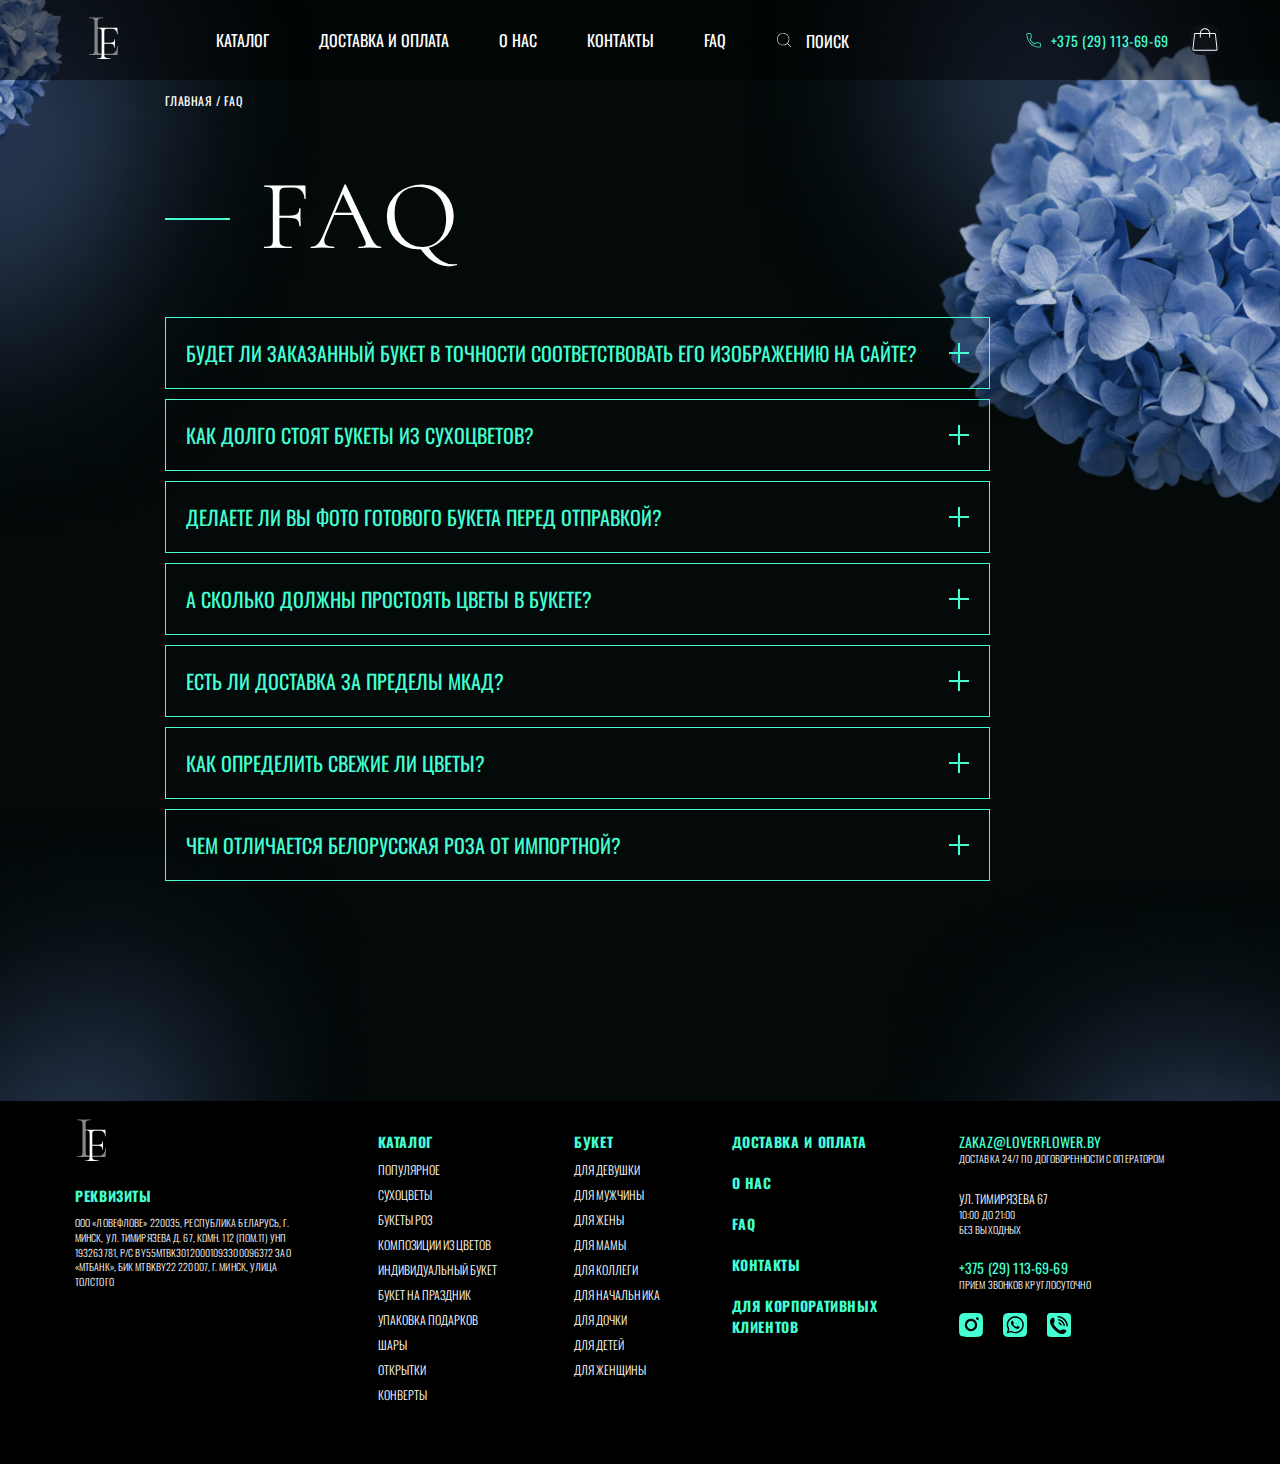
<file: faq.html>
<!DOCTYPE html>
<html lang="en">
	<head>
		<meta charset="UTF-8" />
		<meta http-equiv="X-UA-Compatible" content="IE=edge" />
		<meta name="viewport" content="width=device-width, initial-scale=1.0" />
		<title>Document</title>
		<link rel="stylesheet" href="styles/style.css" />
	</head>
	<body>
		<div class="wrapper">
			<div class="faq-inner">
				<header class="all-us-header">
					<nav class="all-header-body header-body _active _close">
						<div class="header-close">
							<span></span>
						</div>
						<img
							src="images/svg icons/Group 33721.svg "
							alt="logo"
							class="header-logo"
						/>
						<div class="list-els">
							<ul class="header-list">
								<li class="list-item">
									<a href="index.html" class="list-link"
										>Главная</a
									>
								</li>
								<li class="list-item">
									<a href="#" class="list-link">каталог</a>
								</li>
								<li class="list-item">
									<a href="delivery.html" class="list-link"
										>доставка и оплата</a
									>
								</li>
								<li class="list-item">
									<a href="about us.html" class="list-link"
										>о нас</a
									>
								</li>
								<li class="list-item">
									<a href="contacts.html" class="list-link"
										>Контакты</a
									>
								</li>
								<li class="list-item">
									<a href="#" class="list-link">FAQ</a>
								</li>
								<li class="list-item">
									<a href="#" class="list-link"
										>для корпоративных клиетов</a
									>
									<hr class="adaptive-hr" />
								</li>
							</ul>
							<ul class="header-list2">
								<li class="list-item2">
									<svg
										width="16"
										height="16"
										viewBox="0 0 16 16"
										fill="none"
										class="search main-search"
										xmlns="http://www.w3.org/2000/svg"
									>
										<path
											d="M14.9489 14.5509L11.7239 11.326C12.8154 10.1308 13.3957 8.55591 13.3407 6.9383C13.2857 5.32068 12.5998 3.78882 11.4297 2.67051C10.2597 1.5522 8.69835 0.936262 7.0799 0.954495C5.46145 0.972728 3.91441 1.62368 2.76982 2.76807C1.62523 3.91246 0.974004 5.45938 0.955484 7.07783C0.936965 8.69627 1.55263 10.2577 2.67073 11.428C3.78883 12.5982 5.32057 13.2844 6.93818 13.3397C8.55578 13.395 10.1308 12.8149 11.3261 11.7237L14.5512 14.9488C14.6039 15.0015 14.6755 15.0311 14.7501 15.0311C14.8247 15.0311 14.8962 15.0014 14.9489 14.9487C15.0017 14.8959 15.0313 14.8244 15.0313 14.7498C15.0313 14.6752 15.0016 14.6037 14.9489 14.5509V14.5509ZM1.53175 7.15602C1.53175 6.0435 1.86165 4.95597 2.47974 4.03094C3.09782 3.10591 3.97632 2.38494 5.00416 1.9592C6.03199 1.53346 7.16299 1.42206 8.25413 1.6391C9.34528 1.85615 10.3476 2.39188 11.1342 3.17855C11.9209 3.96522 12.4566 4.9675 12.6737 6.05864C12.8907 7.14978 12.7793 8.28078 12.3536 9.30862C11.9278 10.3365 11.2069 11.215 10.2818 11.833C9.35681 12.4511 8.26927 12.781 7.15675 12.781C5.66542 12.7793 4.23566 12.1862 3.18113 11.1316C2.1266 10.0771 1.53343 8.64735 1.53175 7.15602V7.15602Z"
											fill="white"
										/>
									</svg>
									<a href="#" class="list-link">поиск</a>
								</li>
							</ul>
						</div>
						<div class="all-header-contact">
							<svg
								class="about-vector-phone"
								width="15"
								height="15"
								viewBox="0 0 15 15"
								fill="none"
								xmlns="http://www.w3.org/2000/svg"
							>
								<path
									d="M13.625 14.5C14.2452 14.5 14.75 13.9952 14.75 13.375V10.75C14.75 10.1298 14.2452 9.625 13.625 9.625C12.7475 9.625 11.885 9.487 11.06 9.21475C10.8628 9.15248 10.6524 9.14491 10.4512 9.19286C10.25 9.24081 10.0657 9.34247 9.91775 9.487L8.83775 10.567C6.97108 9.55361 5.43802 8.02107 4.424 6.15475L5.495 5.077C5.804 4.7905 5.915 4.35475 5.783 3.9355C5.5113 3.10922 5.37356 2.2448 5.375 1.375C5.375 0.75475 4.87025 0.25 4.25 0.25H1.625C1.00475 0.25 0.5 0.75475 0.5 1.375C0.5 8.6125 6.3875 14.5 13.625 14.5ZM1.625 1H4.25C4.34946 1 4.44484 1.03951 4.51516 1.10984C4.58549 1.18016 4.625 1.27554 4.625 1.375C4.625 2.33275 4.775 3.27325 5.06975 4.165C5.09141 4.22971 5.09394 4.29929 5.07704 4.36541C5.06015 4.43152 5.02455 4.49136 4.9745 4.53775L3.5075 6.01225C4.73525 8.43325 6.54875 10.2467 8.981 11.485L10.4427 10.0225C10.4926 9.97314 10.555 9.93828 10.6232 9.92163C10.6913 9.90498 10.7627 9.90719 10.8298 9.928C11.7267 10.225 12.6672 10.375 13.625 10.375C13.8313 10.375 14 10.5437 14 10.75V13.375C14 13.5813 13.8313 13.75 13.625 13.75C6.8015 13.75 1.25 8.1985 1.25 1.375C1.25 1.27554 1.28951 1.18016 1.35984 1.10984C1.43016 1.03951 1.52554 1 1.625 1Z"
									fill="#43FFD2"
								/>
							</svg>
							<a class="about-phone" href="tel:+375291136969"
								>+375 (29) 113-69-69</a
							>
							<a href="#">
								<svg
									class="about-basket"
									width="30"
									height="30"
									viewBox="0 0 30 30"
									fill="none"
									xmlns="http://www.w3.org/2000/svg"
								>
									<path
										d="M27.5375 24.2201L25.871 9.22006C25.8331 8.87597 25.6695 8.558 25.4115 8.32713C25.1536 8.09626 24.8195 7.96876 24.4733 7.96908H20.1339C20.017 6.68823 19.4255 5.49732 18.4757 4.63016C17.5258 3.763 16.286 3.28223 14.9999 3.28223C13.7137 3.28223 12.474 3.763 11.5241 4.63016C10.5742 5.49732 9.98276 6.68823 9.86588 7.96908H5.52643C5.18026 7.96876 4.84616 8.09626 4.58822 8.32713C4.33027 8.558 4.16665 8.87597 4.12874 9.22006L2.46221 24.2201C2.44038 24.4166 2.46024 24.6156 2.52052 24.8039C2.58079 24.9923 2.68012 25.1658 2.81201 25.3132C2.9439 25.4605 3.10539 25.5784 3.28594 25.6591C3.46648 25.7398 3.66202 25.7816 3.85979 25.7816H26.1398C26.3376 25.7816 26.5332 25.7399 26.7137 25.6592C26.8943 25.5785 27.0558 25.4606 27.1877 25.3132C27.3196 25.1658 27.4189 24.9923 27.4792 24.804C27.5395 24.6156 27.5594 24.4166 27.5375 24.2201V24.2201ZM14.9999 4.21908C16.0371 4.22046 17.0376 4.60342 17.8107 5.29499C18.5838 5.98655 19.0754 6.93838 19.1919 7.96908H10.8078C10.9243 6.93838 11.4159 5.98655 12.189 5.29499C12.9621 4.60342 13.9626 4.22046 14.9999 4.21908V4.21908ZM26.4892 24.688C26.4454 24.7374 26.3917 24.7769 26.3314 24.8038C26.2712 24.8307 26.2059 24.8445 26.1399 24.8441H3.85979C3.79387 24.8441 3.72869 24.8302 3.66851 24.8033C3.60833 24.7763 3.5545 24.737 3.51054 24.6879C3.46658 24.6388 3.43348 24.5809 3.41339 24.5182C3.3933 24.4554 3.38669 24.3891 3.39397 24.3235L5.06061 9.32354C5.07326 9.20886 5.12779 9.10289 5.21375 9.02594C5.29972 8.949 5.41106 8.90649 5.52643 8.90658H9.84362V12.1878C9.84362 12.3122 9.893 12.4314 9.98091 12.5193C10.0688 12.6072 10.188 12.6566 10.3124 12.6566C10.4367 12.6566 10.5559 12.6072 10.6438 12.5193C10.7317 12.4314 10.7811 12.3122 10.7811 12.1878V8.90658H19.2186V12.1878C19.2186 12.3122 19.268 12.4314 19.3559 12.5193C19.4438 12.6072 19.563 12.6566 19.6874 12.6566C19.8117 12.6566 19.9309 12.6072 20.0188 12.5193C20.1067 12.4314 20.1561 12.3122 20.1561 12.1878V8.90658H24.4733C24.5887 8.90649 24.7 8.949 24.786 9.02594C24.8719 9.10289 24.9265 9.20886 24.9391 9.32354L26.6058 24.3235C26.6134 24.3891 26.607 24.4555 26.5869 24.5184C26.5667 24.5812 26.5334 24.6391 26.4892 24.688V24.688Z"
										fill="white"
									/>
								</svg>
							</a>
						</div>
						<div class="all-header-inner">
							<a href="#" class="header-mail header-link"
								>zakaz@loverflower.by</a
							>
							<p class="header-texts">
								Доставка 24/7 по договоренности с оператором
							</p>
							<p class="header-address">Ул. Тимирязева 67</p>
							<p class="header-texts">
								10:00 до 21:00 <br />без выходных
							</p>
							<div class="header-block-social">
								<p class="header-adaptive-text">
									Политика конфиденциальности
								</p>
								<p class="header-adaptive-text">
									Обработка персональных данных
								</p>
								<a
									href="tel:+375291136969"
									class="header-adaptive-phone"
									>+375 (29) 113-69-69</a
								>
								<div class="header-social">
									<a
										href="https://instagram.com"
										class="header-block-instagram"
									>
										<svg
											width="25"
											height="25"
											viewBox="0 0 25 25"
											fill="none"
											class="header-soc"
											xmlns="http://www.w3.org/2000/svg"
										>
											<path
												d="M12.4884 8.32593C10.1947 8.32593 8.3228 10.1978 8.3228 12.4916C8.3228 14.7853 10.1947 16.6572 12.4884 16.6572C14.7822 16.6572 16.6541 14.7853 16.6541 12.4916C16.6541 10.1978 14.7822 8.32593 12.4884 8.32593ZM24.9822 12.4916C24.9822 10.7666 24.9978 9.05718 24.9009 7.3353C24.8041 5.3353 24.951 2.95371 23.4885 1.49121C22.0229 0.0255859 19.6478 0.179054 17.6478 0.0821795C15.9228 -0.0146955 14.2134 0.000929513 12.4916 0.000929513C10.7666 0.000929513 9.05718 -0.0146955 7.3353 0.0821795C5.3353 0.179054 2.95103 0.028711 1.48853 1.49121C0.0229003 2.95684 0.179054 5.3353 0.0821795 7.3353C-0.0146955 9.0603 0.000929513 10.7697 0.000929513 12.4916C0.000929513 14.2134 -0.0146955 15.9259 0.0821795 17.6478C0.179054 19.6478 0.0260254 22.0287 1.48853 23.4912C2.95415 24.9568 5.3353 24.8041 7.3353 24.9009C9.0603 24.9978 10.7697 24.9822 12.4916 24.9822C14.2166 24.9822 15.9259 24.9978 17.6478 24.9009C19.6478 24.8041 22.026 24.9537 23.4885 23.4912C24.9542 22.0256 24.8041 19.6478 24.9009 17.6478C25.0009 15.9259 24.9822 14.2166 24.9822 12.4916ZM12.4884 18.9009C8.94155 18.9009 6.07905 16.0384 6.07905 12.4916C6.07905 8.94468 8.94155 6.08218 12.4884 6.08218C16.0353 6.08218 18.8978 8.94468 18.8978 12.4916C18.8978 16.0384 16.0353 18.9009 12.4884 18.9009ZM19.1603 7.31655C18.3322 7.31655 17.6634 6.6478 17.6634 5.81968C17.6634 4.99155 18.3322 4.3228 19.1603 4.3228C19.9884 4.3228 20.6572 4.99155 20.6572 5.81968C20.6574 6.01632 20.6189 6.21108 20.5437 6.3928C20.4686 6.57452 20.3584 6.73963 20.2193 6.87868C20.0803 7.01773 19.9151 7.12798 19.7334 7.20311C19.5517 7.27825 19.3569 7.3168 19.1603 7.31655Z"
												fill="#43FFD2"
											/>
										</svg>
									</a>
									<a
										href="https://whatsapp.com"
										class="header-block-whatsapp"
									>
										<svg
											width="25"
											height="25"
											viewBox="0 0 25 25"
											fill="none"
											class="header-soc"
											xmlns="http://www.w3.org/2000/svg"
										>
											<path
												d="M24.5716 5.91128C24.5615 5.39288 24.52 4.87556 24.4471 4.3622C24.3603 3.90557 24.2128 3.46262 24.0085 3.04512C23.5612 2.16219 22.8442 1.44477 21.9616 0.996992C21.5468 0.793645 21.1067 0.646542 20.653 0.559576C20.1357 0.485242 19.6143 0.44287 19.0918 0.432701C18.8707 0.424242 18.5843 0.420617 18.4514 0.420617L6.5517 0.416992C6.41878 0.416992 6.13241 0.420617 5.91128 0.429076C5.39287 0.439064 4.87556 0.480627 4.3622 0.553534C3.90557 0.64034 3.46262 0.787858 3.04512 0.992159C2.16224 1.43948 1.44484 2.15646 0.996992 3.03908C0.793698 3.45391 0.646598 3.894 0.559576 4.3477C0.484904 4.86497 0.442129 5.38634 0.431492 5.90887C0.424242 6.12999 0.419409 6.41637 0.419409 6.54928L0.416992 18.4489C0.416992 18.5819 0.420617 18.8682 0.429076 19.0894C0.439064 19.6078 0.480627 20.1251 0.553534 20.6385C0.640354 21.0951 0.787871 21.538 0.992159 21.9555C1.43948 22.8384 2.15646 23.5558 3.03908 24.0037C3.45393 24.2069 3.894 24.354 4.3477 24.4411C4.86499 24.5154 5.38637 24.5578 5.90887 24.5679C6.12999 24.5764 6.41637 24.58 6.54928 24.58L18.449 24.5824C18.5819 24.5824 18.8682 24.5788 19.0894 24.5704C19.6078 24.5603 20.1251 24.5188 20.6385 24.4459C21.0951 24.359 21.538 24.2115 21.9555 24.0073C22.8389 23.5602 23.5567 22.8432 24.0049 21.9604C24.2082 21.5455 24.3553 21.1055 24.4423 20.6517C24.517 20.1345 24.5598 19.6131 24.5704 19.0906C24.5776 18.8694 24.5825 18.5831 24.5825 18.4502L24.5837 6.5517C24.5837 6.41878 24.58 6.13241 24.5716 5.91128ZM12.7625 20.9067H12.7589C11.3206 20.9064 9.90524 20.5458 8.64212 19.8579L4.07462 21.0553L5.29745 16.5929C4.35067 14.95 3.97236 13.0406 4.22119 11.1607C4.47001 9.28091 5.33208 7.53568 6.67371 6.19564C8.01535 4.8556 9.7616 3.99562 11.6417 3.74903C13.5219 3.50243 15.4308 3.88301 17.0727 4.83175C18.7145 5.78049 19.9974 7.24439 20.7226 8.99647C21.4478 10.7486 21.5747 12.691 21.0836 14.5225C20.5925 16.354 19.5109 17.9724 18.0064 19.1267C16.502 20.2809 14.6588 20.9066 12.7625 20.9067Z"
												fill="#43FFD2"
											/>
											<path
												d="M12.7664 5.13011C11.4869 5.12974 10.2306 5.47217 9.12829 6.12178C8.02594 6.77139 7.11775 7.70447 6.49817 8.82398C5.87859 9.94349 5.57025 11.2085 5.60521 12.4876C5.64017 13.7666 6.01716 15.013 6.69697 16.0969L6.86734 16.3676L6.14355 19.009L8.85384 18.2985L9.11484 18.4532C10.2182 19.1066 11.4769 19.4514 12.7592 19.4513H12.7628C14.6621 19.4516 16.4837 18.6974 17.8269 17.3547C19.1701 16.0119 19.9249 14.1906 19.9252 12.2913C19.9255 10.392 19.1713 8.57043 17.8286 7.22722C16.4858 5.88401 14.6645 5.12923 12.7652 5.12891L12.7664 5.13011ZM16.9763 15.3647C16.8179 15.6263 16.6071 15.8522 16.3571 16.0284C16.1072 16.2045 15.8234 16.327 15.5238 16.3882C15.0715 16.4657 14.6073 16.4368 14.1681 16.3036C13.7516 16.1738 13.3422 16.0221 12.9416 15.8492C11.4551 15.1032 10.188 13.9835 9.26467 12.6C8.76101 11.9596 8.45528 11.186 8.38501 10.3743C8.3792 10.0392 8.44325 9.70664 8.57307 9.3977C8.70288 9.08876 8.89562 8.81025 9.13901 8.57991C9.21094 8.49785 9.29905 8.43156 9.39782 8.38519C9.4966 8.33882 9.60389 8.31337 9.71297 8.31045C9.85555 8.31045 9.99934 8.31045 10.125 8.3177C10.2579 8.32374 10.4343 8.26695 10.6083 8.68745C10.7896 9.11762 11.2198 10.1773 11.2729 10.2849C11.3071 10.3412 11.3266 10.4052 11.3297 10.4711C11.3329 10.5369 11.3196 10.6025 11.291 10.6619C11.2368 10.7911 11.1644 10.912 11.076 11.0207C10.9672 11.1464 10.85 11.3011 10.7533 11.3977C10.6446 11.5053 10.5334 11.6213 10.6579 11.8364C10.9811 12.3898 11.3847 12.8923 11.8553 13.3274C12.366 13.7815 12.952 14.1429 13.5869 14.3956C13.802 14.5044 13.9276 14.485 14.0533 14.3412C14.179 14.1974 14.591 13.7129 14.7348 13.4978C14.8786 13.2827 15.0212 13.319 15.2181 13.3903C15.4151 13.4616 16.4748 13.9824 16.6899 14.0911C16.905 14.1999 17.0488 14.2518 17.1019 14.3412C17.1609 14.6873 17.1172 15.0431 16.9763 15.3647V15.3647Z"
												fill="#43FFD2"
											/>
										</svg>
									</a>
									<a href="" class="header-block-phone">
										<svg
											width="24"
											height="24"
											viewBox="0 0 24 24"
											fill="none"
											class="header-soc"
											xmlns="http://www.w3.org/2000/svg"
										>
											<path
												d="M19.9902 24H3.99023C1.99023 24 1.46366 23.707 0.878289 23.1211C0.292923 22.5352 -0.00976563 22 0.000240437 20V4C0.000240437 2 0.292923 1.46484 0.878289 0.878906C1.46366 0.292969 1.99023 0 3.99023 0H19.9902C20.8175 0 22.0036 0.0124413 22.9902 1C23.9768 1.98756 23.9768 3.17188 23.9768 4V20C23.9902 22 23.6841 22.5352 23.0988 23.1211C22.5134 23.707 21.9902 24 19.9902 24ZM7.49292 9V6.75C7.49292 6.32812 7.36414 5.91406 7.10658 5.50781C6.84902 5.10156 6.56414 4.8125 6.25195 4.64062C5.93975 4.46875 5.6978 4.46094 5.52609 4.61719L3.81683 6.35156C3.34853 6.82031 3.08317 7.44922 3.02073 8.23828C2.95829 9.02734 3.07926 9.88672 3.38366 10.8164C3.68805 11.7461 4.17585 12.7305 4.84707 13.7695C5.51829 14.8086 6.32219 15.7969 7.25878 16.7344C8.19536 17.6719 9.18268 18.4766 10.2207 19.1484C11.2588 19.8203 12.2422 20.3125 13.171 20.625C14.0998 20.9375 14.9583 21.0625 15.7466 21C16.5349 20.9375 17.1632 20.6719 17.6315 20.2031L19.3641 18.4688C19.5202 18.3125 19.5124 18.0742 19.3407 17.7539C19.169 17.4336 18.8802 17.1445 18.4744 16.8867C18.0685 16.6289 17.6549 16.5 17.2334 16.5H14.9856L13.4637 17.4375C12.7612 17.25 11.8949 16.7422 10.8646 15.9141C9.83439 15.0859 8.90561 14.1562 8.07829 13.125C7.25097 12.0938 6.74365 11.2266 6.55634 10.5234L7.49292 9ZM16.4373 12.75L17.9593 13.0078C17.8344 11.1328 17.1085 9.53125 15.7817 8.20312C14.4549 6.875 12.8627 6.14844 11.0051 6.02344L11.2393 7.54688C12.5973 7.71875 13.7602 8.28906 14.728 9.25781C15.6959 10.2266 16.2656 11.3906 16.4373 12.75ZM11.5202 9.11719L11.8012 10.8047C12.41 11.1016 12.8705 11.5625 13.1827 12.1875L14.8685 12.4688C14.6656 11.6406 14.2637 10.9258 13.6627 10.3242C13.0617 9.72266 12.3476 9.32031 11.5202 9.11719ZM10.49 3L10.7476 4.52344C12.3085 4.55469 13.7485 4.96484 15.0676 5.75391C16.3866 6.54297 17.4402 7.59766 18.2285 8.91797C19.0168 10.2383 19.4266 11.6797 19.4578 13.2422L20.9798 13.5C20.9798 12.0781 20.7027 10.7188 20.1485 9.42188C19.5944 8.125 18.849 7.00781 17.9124 6.07031C16.9759 5.13281 15.8598 4.38672 14.5641 3.83203C13.2685 3.27734 11.9105 3 10.49 3Z"
												fill="#43FFD2"
											/>
										</svg>
									</a>
								</div>
							</div>
						</div>
					</nav>
					<div class="header-adaptive">
						<div class="menu-icon">
							<span></span>
						</div>
						<h3 class="adaptive-title">Lower<br />Flower</h3>
						<button class="header-basket-adaptive">
							<svg
								width="30"
								height="30"
								viewBox="0 0 30 30"
								fill="none"
								xmlns="http://www.w3.org/2000/svg"
							>
								<path
									d="M27.538 24.2201L25.8715 9.22006C25.8336 8.87597 25.67 8.558 25.412 8.32713C25.1541 8.09626 24.82 7.96876 24.4738 7.96908H20.1343C20.0175 6.68823 19.426 5.49732 18.4761 4.63016C17.5263 3.763 16.2865 3.28223 15.0004 3.28223C13.7142 3.28223 12.4745 3.763 11.5246 4.63016C10.5747 5.49732 9.98325 6.68823 9.86637 7.96908H5.52692C5.18075 7.96876 4.84665 8.09626 4.5887 8.32713C4.33076 8.558 4.16714 8.87597 4.12922 9.22006L2.4627 24.2201C2.44086 24.4166 2.46073 24.6156 2.52101 24.8039C2.58128 24.9923 2.68061 25.1658 2.8125 25.3132C2.94439 25.4605 3.10588 25.5784 3.28643 25.6591C3.46697 25.7398 3.66251 25.7816 3.86028 25.7816H26.1403C26.3381 25.7816 26.5336 25.7399 26.7142 25.6592C26.8948 25.5785 27.0563 25.4606 27.1882 25.3132C27.3201 25.1658 27.4194 24.9923 27.4797 24.804C27.54 24.6156 27.5599 24.4166 27.538 24.2201ZM15.0004 4.21908C16.0376 4.22046 17.0381 4.60342 17.8112 5.29499C18.5843 5.98655 19.0759 6.93838 19.1924 7.96908H10.8083C10.9248 6.93838 11.4164 5.98655 12.1895 5.29499C12.9626 4.60342 13.9631 4.22046 15.0004 4.21908ZM26.4897 24.688C26.4459 24.7374 26.3922 24.7769 26.3319 24.8038C26.2717 24.8307 26.2064 24.8445 26.1404 24.8441H3.86028C3.79436 24.8441 3.72918 24.8302 3.669 24.8033C3.60882 24.7763 3.55499 24.737 3.51103 24.6879C3.46707 24.6388 3.43396 24.5809 3.41388 24.5182C3.39379 24.4554 3.38717 24.3891 3.39446 24.3235L5.0611 9.32354C5.07374 9.20886 5.12828 9.10289 5.21424 9.02594C5.30021 8.949 5.41155 8.90649 5.52692 8.90658H9.84411V12.1878C9.84411 12.3122 9.89349 12.4314 9.9814 12.5193C10.0693 12.6072 10.1885 12.6566 10.3129 12.6566C10.4372 12.6566 10.5564 12.6072 10.6443 12.5193C10.7322 12.4314 10.7816 12.3122 10.7816 12.1878V8.90658H19.2191V12.1878C19.2191 12.3122 19.2685 12.4314 19.3564 12.5193C19.4443 12.6072 19.5635 12.6566 19.6879 12.6566C19.8122 12.6566 19.9314 12.6072 20.0193 12.5193C20.1072 12.4314 20.1566 12.3122 20.1566 12.1878V8.90658H24.4738C24.5892 8.90649 24.7005 8.949 24.7865 9.02594C24.8724 9.10289 24.927 9.20886 24.9396 9.32354L26.6063 24.3235C26.6139 24.3891 26.6075 24.4555 26.5873 24.5184C26.5672 24.5812 26.5339 24.639 26.4897 24.688Z"
									fill="white"
								/>
							</svg>
						</button>
						<button class="header-basket-adaptive2">
							<svg
								width="18"
								height="16"
								viewBox="0 0 18 16"
								fill="none"
								xmlns="http://www.w3.org/2000/svg"
							>
								<path
									d="M17.9938 14.8896L16.7984 4.22258C16.7712 3.97789 16.6538 3.75177 16.4688 3.58759C16.2837 3.42341 16.0441 3.33274 15.7957 3.33297H12.6828C12.599 2.42211 12.1747 1.57522 11.4933 0.958557C10.8119 0.341893 9.92263 0 9 0C8.07737 0 7.18806 0.341893 6.50666 0.958557C5.82526 1.57522 5.401 2.42211 5.31716 3.33297H2.20427C1.95595 3.33274 1.71628 3.42341 1.53125 3.58759C1.34621 3.75177 1.22884 3.97789 1.20164 4.22258L0.00616829 14.8896C-0.00949614 15.0293 0.00475591 15.1708 0.0479936 15.3048C0.0912312 15.4387 0.162482 15.5621 0.257094 15.6669C0.351706 15.7717 0.467551 15.8555 0.597065 15.9129C0.726578 15.9703 0.866848 16 1.00871 16H16.9912C17.1331 16 17.2734 15.9703 17.4029 15.913C17.5324 15.8556 17.6483 15.7717 17.7429 15.6669C17.8375 15.5621 17.9088 15.4387 17.952 15.3048C17.9952 15.1708 18.0095 15.0293 17.9938 14.8896ZM9 0.666228C9.74408 0.66721 10.4618 0.939546 11.0163 1.43134C11.5709 1.92313 11.9236 2.6 12.0071 3.33297H5.99286C6.07642 2.6 6.42908 1.92313 6.98365 1.43134C7.53822 0.939546 8.25592 0.66721 9 0.666228ZM17.2418 15.2223C17.2104 15.2574 17.1719 15.2855 17.1286 15.3047C17.0854 15.3238 17.0386 15.3336 16.9913 15.3333H1.00871C0.961426 15.3333 0.91467 15.3234 0.871499 15.3043C0.82833 15.2851 0.789717 15.2572 0.758182 15.2223C0.726647 15.1873 0.7029 15.1462 0.688491 15.1015C0.674082 15.0569 0.669335 15.0097 0.674561 14.9631L1.87012 4.29616C1.87919 4.21462 1.91831 4.13926 1.97997 4.08454C2.04164 4.02982 2.12151 3.99959 2.20427 3.99966H5.30119V6.33306C5.30119 6.42146 5.33661 6.50625 5.39967 6.56877C5.46273 6.63128 5.54826 6.6664 5.63744 6.6664C5.72662 6.6664 5.81215 6.63128 5.87521 6.56877C5.93827 6.50625 5.9737 6.42146 5.9737 6.33306V3.99966H12.0263V6.33306C12.0263 6.42146 12.0617 6.50625 12.1248 6.56877C12.1878 6.63128 12.2734 6.6664 12.3626 6.6664C12.4517 6.6664 12.5373 6.63128 12.6003 6.56877C12.6634 6.50625 12.6988 6.42146 12.6988 6.33306V3.99966H15.7957C15.8785 3.99959 15.9584 4.02982 16.02 4.08454C16.0817 4.13926 16.1208 4.21462 16.1299 4.29616L17.3254 14.9631C17.3309 15.0098 17.3263 15.057 17.3119 15.1017C17.2974 15.1464 17.2736 15.1875 17.2418 15.2223Z"
									fill="white"
								/>
							</svg>
						</button>
					</div>
				</header>
				<main class="faq-main">
					<h4 class="about-about">
						<a href="index.html" class="head-link">Главная</a>
						/ FAQ
					</h4>
					<h2 class="titles faq-title">faq</h2>
					<ul class="faq-question__list">
						<li>
							<div class="question-block">
								<div class="question-block__top">
									<h2 class="question-block__title">
										БУДЕТ ЛИ ЗАКАЗАННЫЙ БУКЕТ В ТОЧНОСТИ
										СООТВЕТСТВОВАТЬ ЕГО ИЗОБРАЖЕНИЮ НА
										САЙТЕ?
									</h2>
									<button class="question-block__button">
										<span class="button-line"></span>
									</button>
								</div>
								<p class="question-block__answer">
									Букет собирается по индивидуальной матрице
									букета. Однако возможны случаи, когда нет
									необходимых цветов либо имеющиеся цветы
									отличаются от представленных на фото, и с
									согласования заказчика они могут быть
									заменены на аналогичные. Либо если флорист
									считает, что данные изменения не повлекут
									сильного изменения в образе букета, то
									самостоятельно может заменить некоторые
									цветы. И перед отправкой направляется фото
									заказчику, который утверждает получившийся
									букет. Каждый цветок отличается от другого,
									как и каждый букет будет индивидуальным, но
									в этом и есть его прелесть… в
									индивидуальности.
								</p>
							</div>
						</li>
						<li>
							<div class="question-block">
								<div class="question-block__top">
									<h2 class="question-block__title">
										КАК ДОЛГО СТОЯТ БУКЕТЫ ИЗ СУХОЦВЕТОВ?
									</h2>
									<button class="question-block__button">
										<span class="button-line"></span>
									</button>
								</div>
								<p class="question-block__answer">
									Букет собирается по индивидуальной матрице
									букета. Однако возможны случаи, когда нет
									необходимых цветов либо имеющиеся цветы
									отличаются от представленных на фото, и с
									согласования заказчика они могут быть
									заменены на аналогичные. Либо если флорист
									считает, что данные изменения не повлекут
									сильного изменения в образе букета, то
									самостоятельно может заменить некоторые
									цветы. И перед отправкой направляется фото
									заказчику, который утверждает получившийся
									букет. Каждый цветок отличается от другого,
									как и каждый букет будет индивидуальным, но
									в этом и есть его прелесть… в
									индивидуальности.
								</p>
							</div>
						</li>
						<li>
							<div class="question-block">
								<div class="question-block__top">
									<h2 class="question-block__title">
										ДЕЛАЕТЕ ЛИ ВЫ ФОТО ГОТОВОГО БУКЕТА ПЕРЕД
										ОТПРАВКОЙ?
									</h2>
									<button class="question-block__button">
										<span class="button-line"></span>
									</button>
								</div>
								<p class="question-block__answer">
									Букет собирается по индивидуальной матрице
									букета. Однако возможны случаи, когда нет
									необходимых цветов либо имеющиеся цветы
									отличаются от представленных на фото, и с
									согласования заказчика они могут быть
									заменены на аналогичные. Либо если флорист
									считает, что данные изменения не повлекут
									сильного изменения в образе букета, то
									самостоятельно может заменить некоторые
									цветы. И перед отправкой направляется фото
									заказчику, который утверждает получившийся
									букет. Каждый цветок отличается от другого,
									как и каждый букет будет индивидуальным, но
									в этом и есть его прелесть… в
									индивидуальности.
								</p>
							</div>
						</li>
						<li>
							<div class="question-block">
								<div class="question-block__top">
									<h2 class="question-block__title">
										А СКОЛЬКО ДОЛЖНЫ ПРОСТОЯТЬ ЦВЕТЫ В
										БУКЕТЕ?
									</h2>
									<button class="question-block__button">
										<span class="button-line"></span>
									</button>
								</div>
								<p class="question-block__answer">
									Букет собирается по индивидуальной матрице
									букета. Однако возможны случаи, когда нет
									необходимых цветов либо имеющиеся цветы
									отличаются от представленных на фото, и с
									согласования заказчика они могут быть
									заменены на аналогичные. Либо если флорист
									считает, что данные изменения не повлекут
									сильного изменения в образе букета, то
									самостоятельно может заменить некоторые
									цветы. И перед отправкой направляется фото
									заказчику, который утверждает получившийся
									букет. Каждый цветок отличается от другого,
									как и каждый букет будет индивидуальным, но
									в этом и есть его прелесть… в
									индивидуальности.
								</p>
							</div>
						</li>
						<li>
							<div class="question-block">
								<div class="question-block__top">
									<h2 class="question-block__title">
										ЕСТЬ ЛИ ДОСТАВКА ЗА ПРЕДЕЛЫ МКАД?
									</h2>
									<button class="question-block__button">
										<span class="button-line"></span>
									</button>
								</div>
								<p class="question-block__answer">
									Букет собирается по индивидуальной матрице
									букета. Однако возможны случаи, когда нет
									необходимых цветов либо имеющиеся цветы
									отличаются от представленных на фото, и с
									согласования заказчика они могут быть
									заменены на аналогичные. Либо если флорист
									считает, что данные изменения не повлекут
									сильного изменения в образе букета, то
									самостоятельно может заменить некоторые
									цветы. И перед отправкой направляется фото
									заказчику, который утверждает получившийся
									букет. Каждый цветок отличается от другого,
									как и каждый букет будет индивидуальным, но
									в этом и есть его прелесть… в
									индивидуальности.
								</p>
							</div>
						</li>
						<li>
							<div class="question-block">
								<div class="question-block__top">
									<h2 class="question-block__title">
										КАК ОПРЕДЕЛИТЬ СВЕЖИЕ ЛИ ЦВЕТЫ?
									</h2>
									<button class="question-block__button">
										<span class="button-line"></span>
									</button>
								</div>
								<p class="question-block__answer">
									У свежих цветов чашелистики смотрят наверх и
									прижимают крайние лепестки цветка. У старых
									«бутонов», чашелистики загнуты вниз и плотно
									прижаты к стеблю. Второе правило определения
									свежести цветов – форма цветка должна быть
									правильной. Посмотрите на цветок сверху.
								</p>
							</div>
						</li>
						<li>
							<div class="question-block">
								<div class="question-block__top">
									<h2 class="question-block__title">
										ЧЕМ ОТЛИЧАЕТСЯ БЕЛОРУССКАЯ РОЗА ОТ
										ИМПОРТНОЙ?
									</h2>
									<button class="question-block__button">
										<span class="button-line"></span>
									</button>
								</div>
								<p class="question-block__answer">
									Импортные розы отличаются более крупным,
									высоким, плотным бутоном и толстым стеблем.
									Это обусловлено условиями выращивания – ведь
									тепло и энергию солнца невозможно заменить
									лампами.
								</p>
							</div>
						</li>
					</ul>
				</main>
				<footer class="footer">
					<div class="container footer__container">
						<ul class="footer-first_list">
							<li>
								<img
									src="images/imgs/logo.svg"
									alt="Main-logo"
								/>
							</li>
							<li class="footer-item">реквизиты</li>
							<li class="footer-item">
								<p class="block-link">
									ООО «Ловефлове» 220035, Республика Беларусь,
									г. Минск, ул. Тимирязева д. 67, комн. 112
									(пом.11) УНП 193263781, р/с
									BY55MTBK30120001093300096372 ЗАО «МТБанк»,
									БИК MTBKBY22 220007, г. Минск, улица
									Толстого
								</p>
							</li>
						</ul>
						<ul class="footer-second_list">
							<li class="footer-item">Каталог</li>
							<li class="footer-item">
								<a href="#" class="footer-link">Популярное</a>
							</li>
							<li class="footer-item">
								<a href="#" class="footer-link">Сухоцветы</a>
							</li>
							<li class="footer-item">
								<a href="#" class="footer-link">Букеты роз</a>
							</li>
							<li class="footer-item">
								<a href="#" class="footer-link"
									>Композиции из цветов</a
								>
							</li>
							<li class="footer-item">
								<a href="#" class="footer-link"
									>Индивидуальный букет</a
								>
							</li>
							<li class="footer-item">
								<a href="#" class="footer-link"
									>Букет на праздник</a
								>
							</li>
							<li class="footer-item">
								<a href="#" class="footer-link"
									>Упаковка подарков</a
								>
							</li>
							<li class="footer-item">
								<a href="#" class="footer-link">Шары</a>
							</li>
							<li class="footer-item">
								<a href="#" class="footer-link">Открытки</a>
							</li>
							<li class="footer-item">
								<a href="#" class="footer-link">Конверты</a>
							</li>
						</ul>
						<ul class="footer-third_list">
							<li class="footer-item">Букет</li>
							<li class="footer-item">
								<a href="#" class="footer-link">Для девушки</a>
							</li>
							<li class="footer-item">
								<a href="#" class="footer-link">Для мужчины</a>
							</li>
							<li class="footer-item">
								<a href="#" class="footer-link">Для жены</a>
							</li>
							<li class="footer-item">
								<a href="#" class="footer-link">Для мамы</a>
							</li>
							<li class="footer-item">
								<a href="#" class="footer-link">Для коллеги</a>
							</li>
							<li class="footer-item">
								<a href="#" class="footer-link"
									>Для начальника</a
								>
							</li>
							<li class="footer-item">
								<a href="#" class="footer-link">Для дочки</a>
							</li>
							<li class="footer-item">
								<a href="#" class="footer-link">Для детей</a>
							</li>
							<li class="footer-item">
								<a href="#" class="footer-link">Для женщины</a>
							</li>
						</ul>
						<ul class="footer-fourth_list">
							<li class="footer-item">
								<a href="#" class="footer-item mobile-item"
									>Каталог</a
								>
							</li>
							<li class="footer-item">
								<a href="delivery.html" class="footer-item"
									>Доставка и оплата</a
								>
							</li>
							<li class="footer-item">
								<a href="about us.html" class="footer-item"
									>О нас</a
								>
							</li>
							<li class="footer-item">
								<a href="faq.html" class="footer-item">FAQ</a>
							</li>
							<li class="footer-item">
								<a href="contacts.html" class="footer-item"
									>Контакты</a
								>
							</li>
							<li class="footer-item">
								<a
									href="for corporate client.html"
									class="footer-item"
									>для корпоративных клиентов</a
								>
							</li>
						</ul>
						<ul class="footer-fiveth_list">
							<li class="footer-item">
								<div class="footer-item_block">
									<a
										href="mailto:zakaz@loverflower.by"
										class="footer-item block-item"
										>zakaz@loverflower.by</a
									>
									<p class="block-link">
										Доставка 24/7 по договоренности с
										оператором
									</p>
								</div>
							</li>
							<li class="footer-item">
								<div class="footer-item_block">
									<a href="#" class="footer-link link-info"
										>ул. Тимирязева 67</a
									>
									<p class="block-link">
										10:00 до 21:00<br />без выходных
									</p>
								</div>
							</li>
							<li class="footer-item">
								<div class="footer-item_block">
									<a
										href="tel:+375(29)113-69-69"
										class="footer-item block-item"
										>+375 (29) 113-69-69</a
									>
									<p class="block-link">
										прием звонков круглосуточно
									</p>
								</div>
							</li>
							<li class="footer-item">
								<a href="#"
									><img
										src="images/imgs/ig-icon.svg"
										alt="instagram-icon"
								/></a>
								<a href="#"
									><img
										src="images/imgs/wt-icon.svg"
										alt="whatsapp-icon"
								/></a>
								<a href="#"
									><img
										src="images/imgs/vb-icon.svg"
										alt="viber-icon"
								/></a>
							</li>
						</ul>
					</div>
				</footer>
			</div>
		</div>
		<script src="js/index.js"></script>
		<script src="js/faqscript.js"></script>
	</body>
</html>
</file>
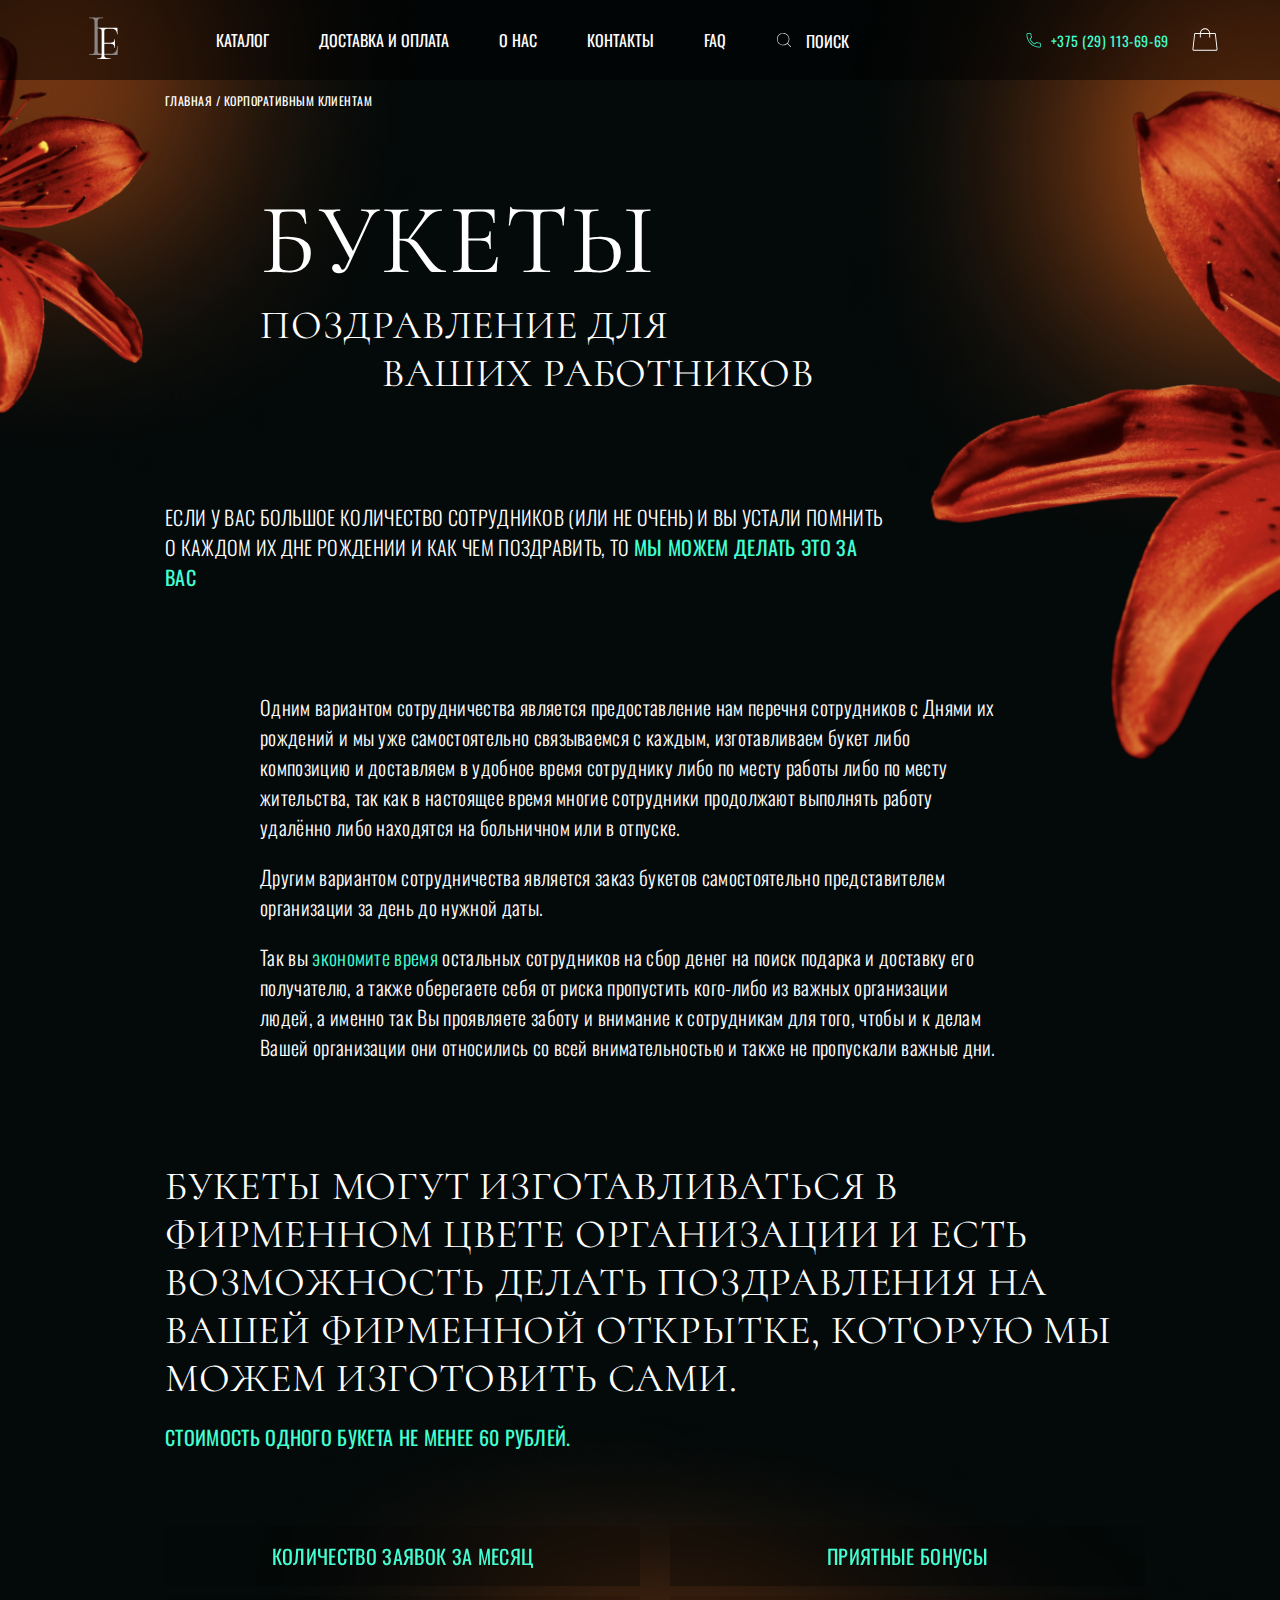
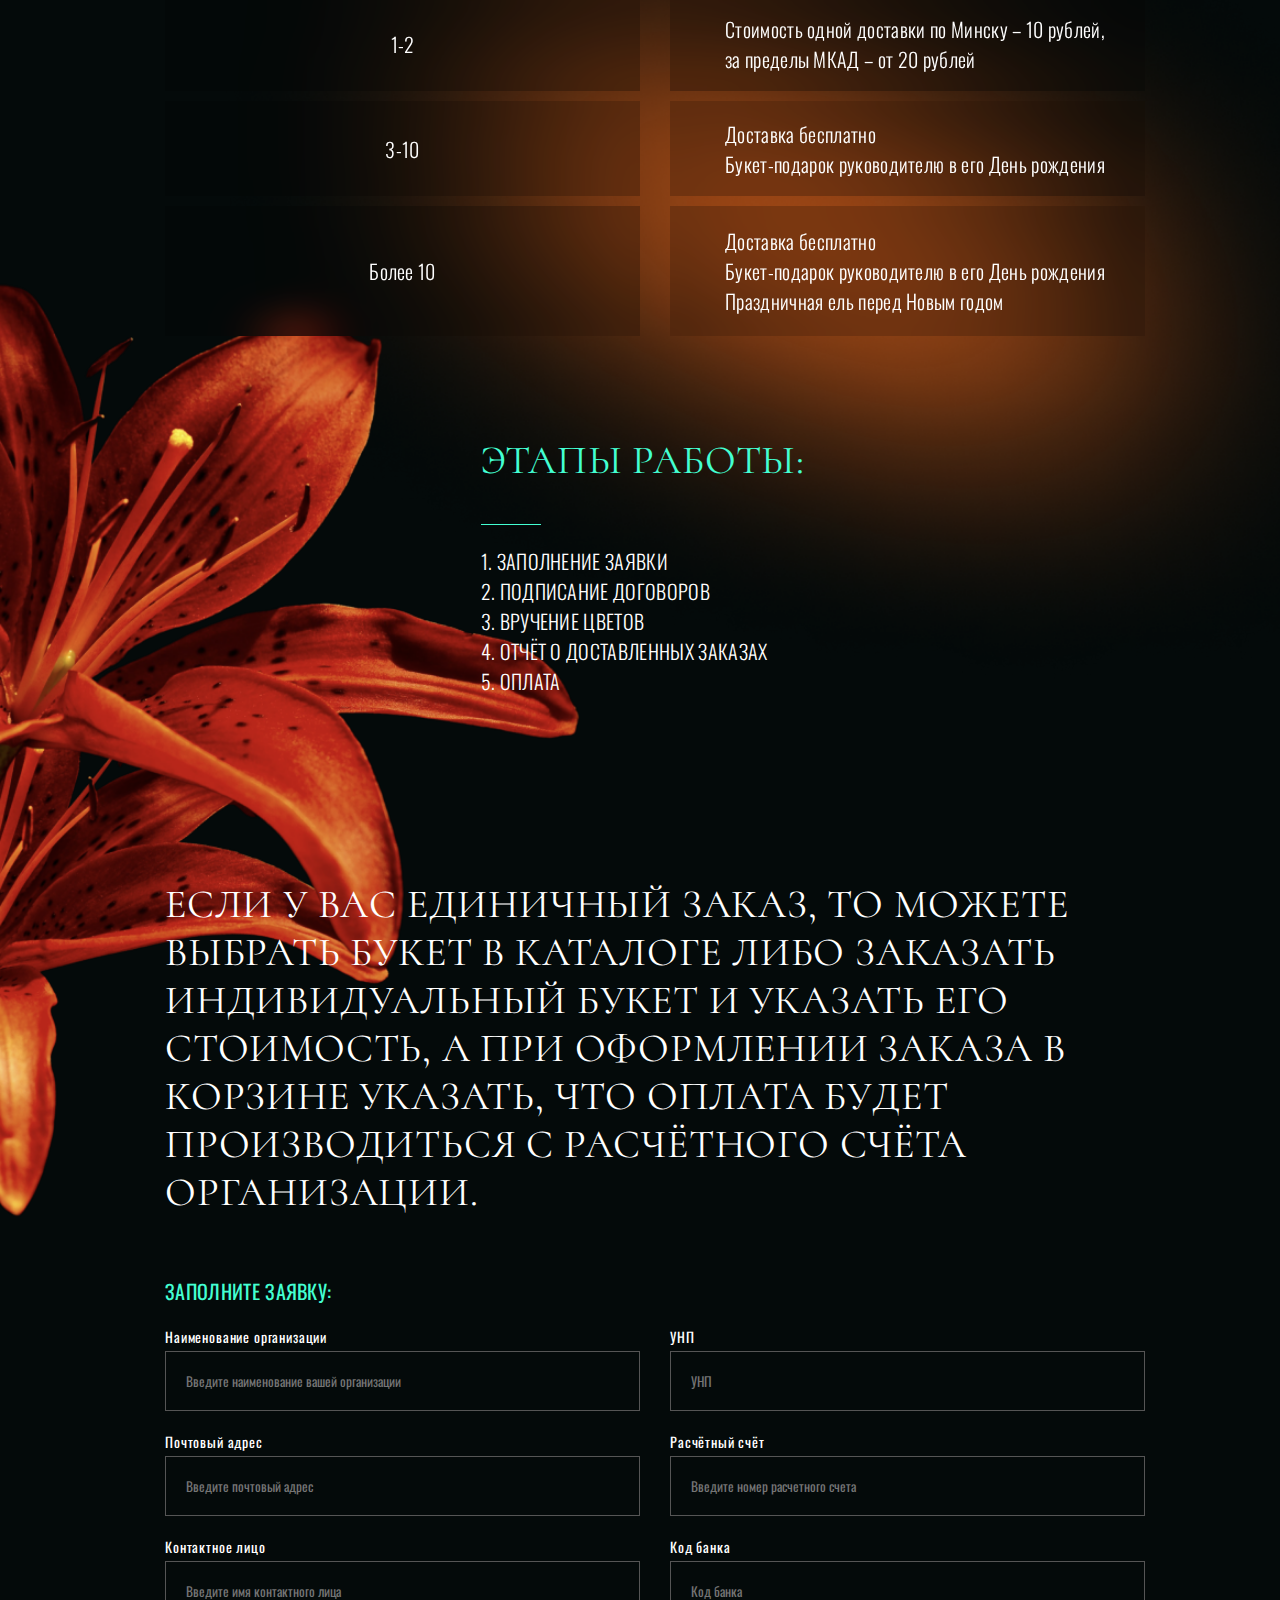
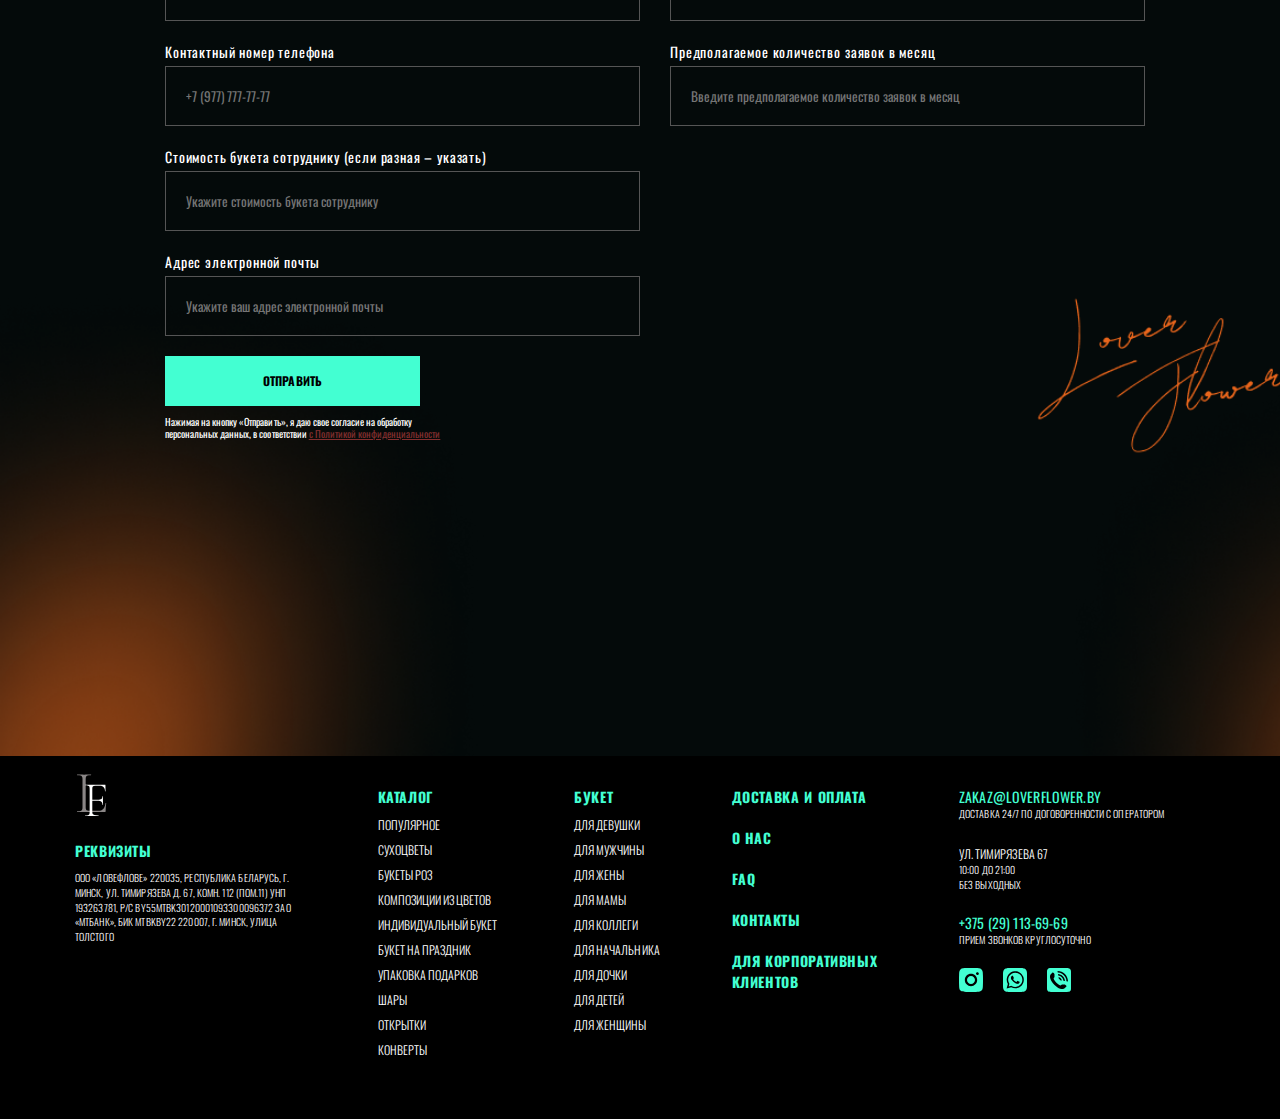
<file: for corporate client.html>
<!DOCTYPE html>
<html lang="en">
	<head>
		<meta charset="UTF-8" />
		<meta http-equiv="X-UA-Compatible" content="IE=edge" />
		<meta name="viewport" content="width=device-width, initial-scale=1.0" />
		<link rel="stylesheet" href="styles/style.css" />
		<title>Document</title>
	</head>
	<body>
		<div class="wrapper">
			<div class="corporate-inner">
				<header class="all-us-header">
					<nav class="all-header-body header-body _active _close">
						<div class="header-close">
							<span></span>
						</div>
						<img
							src="images/svg icons/Group 33721.svg "
							alt="logo"
							class="header-logo"
						/>
						<div class="list-els">
							<ul class="header-list">
								<li class="list-item">
									<a href="index.html" class="list-link"
										>Главная</a
									>
								</li>
								<li class="list-item">
									<a href="#" class="list-link">каталог</a>
								</li>
								<li class="list-item">
									<a href="#" class="list-link"
										>доставка и оплата</a
									>
								</li>
								<li class="list-item">
									<a href="about us.html" class="list-link"
										>о нас</a
									>
								</li>
								<li class="list-item">
									<a href="contacts.html" class="list-link"
										>Контакты</a
									>
								</li>
								<li class="list-item">
									<a href="faq.html" class="list-link">FAQ</a>
								</li>
								<li class="list-item">
									<a href="#" class="list-link"
										>для корпоративных клиетов</a
									>
									<hr class="adaptive-hr" />
								</li>
							</ul>
							<ul class="header-list2">
								<li class="list-item2">
									<svg
										width="16"
										height="16"
										viewBox="0 0 16 16"
										fill="none"
										class="search main-search"
										xmlns="http://www.w3.org/2000/svg"
									>
										<path
											d="M14.9489 14.5509L11.7239 11.326C12.8154 10.1308 13.3957 8.55591 13.3407 6.9383C13.2857 5.32068 12.5998 3.78882 11.4297 2.67051C10.2597 1.5522 8.69835 0.936262 7.0799 0.954495C5.46145 0.972728 3.91441 1.62368 2.76982 2.76807C1.62523 3.91246 0.974004 5.45938 0.955484 7.07783C0.936965 8.69627 1.55263 10.2577 2.67073 11.428C3.78883 12.5982 5.32057 13.2844 6.93818 13.3397C8.55578 13.395 10.1308 12.8149 11.3261 11.7237L14.5512 14.9488C14.6039 15.0015 14.6755 15.0311 14.7501 15.0311C14.8247 15.0311 14.8962 15.0014 14.9489 14.9487C15.0017 14.8959 15.0313 14.8244 15.0313 14.7498C15.0313 14.6752 15.0016 14.6037 14.9489 14.5509V14.5509ZM1.53175 7.15602C1.53175 6.0435 1.86165 4.95597 2.47974 4.03094C3.09782 3.10591 3.97632 2.38494 5.00416 1.9592C6.03199 1.53346 7.16299 1.42206 8.25413 1.6391C9.34528 1.85615 10.3476 2.39188 11.1342 3.17855C11.9209 3.96522 12.4566 4.9675 12.6737 6.05864C12.8907 7.14978 12.7793 8.28078 12.3536 9.30862C11.9278 10.3365 11.2069 11.215 10.2818 11.833C9.35681 12.4511 8.26927 12.781 7.15675 12.781C5.66542 12.7793 4.23566 12.1862 3.18113 11.1316C2.1266 10.0771 1.53343 8.64735 1.53175 7.15602V7.15602Z"
											fill="white"
										/>
									</svg>
									<a href="#" class="list-link">поиск</a>
								</li>
							</ul>
						</div>
						<div class="all-header-contact">
							<svg
								class="about-vector-phone"
								width="15"
								height="15"
								viewBox="0 0 15 15"
								fill="none"
								xmlns="http://www.w3.org/2000/svg"
							>
								<path
									d="M13.625 14.5C14.2452 14.5 14.75 13.9952 14.75 13.375V10.75C14.75 10.1298 14.2452 9.625 13.625 9.625C12.7475 9.625 11.885 9.487 11.06 9.21475C10.8628 9.15248 10.6524 9.14491 10.4512 9.19286C10.25 9.24081 10.0657 9.34247 9.91775 9.487L8.83775 10.567C6.97108 9.55361 5.43802 8.02107 4.424 6.15475L5.495 5.077C5.804 4.7905 5.915 4.35475 5.783 3.9355C5.5113 3.10922 5.37356 2.2448 5.375 1.375C5.375 0.75475 4.87025 0.25 4.25 0.25H1.625C1.00475 0.25 0.5 0.75475 0.5 1.375C0.5 8.6125 6.3875 14.5 13.625 14.5ZM1.625 1H4.25C4.34946 1 4.44484 1.03951 4.51516 1.10984C4.58549 1.18016 4.625 1.27554 4.625 1.375C4.625 2.33275 4.775 3.27325 5.06975 4.165C5.09141 4.22971 5.09394 4.29929 5.07704 4.36541C5.06015 4.43152 5.02455 4.49136 4.9745 4.53775L3.5075 6.01225C4.73525 8.43325 6.54875 10.2467 8.981 11.485L10.4427 10.0225C10.4926 9.97314 10.555 9.93828 10.6232 9.92163C10.6913 9.90498 10.7627 9.90719 10.8298 9.928C11.7267 10.225 12.6672 10.375 13.625 10.375C13.8313 10.375 14 10.5437 14 10.75V13.375C14 13.5813 13.8313 13.75 13.625 13.75C6.8015 13.75 1.25 8.1985 1.25 1.375C1.25 1.27554 1.28951 1.18016 1.35984 1.10984C1.43016 1.03951 1.52554 1 1.625 1Z"
									fill="#43FFD2"
								/>
							</svg>
							<a class="about-phone" href="tel:+375291136969"
								>+375 (29) 113-69-69</a
							>
							<a href="#">
								<svg
									class="about-basket"
									width="30"
									height="30"
									viewBox="0 0 30 30"
									fill="none"
									xmlns="http://www.w3.org/2000/svg"
								>
									<path
										d="M27.5375 24.2201L25.871 9.22006C25.8331 8.87597 25.6695 8.558 25.4115 8.32713C25.1536 8.09626 24.8195 7.96876 24.4733 7.96908H20.1339C20.017 6.68823 19.4255 5.49732 18.4757 4.63016C17.5258 3.763 16.286 3.28223 14.9999 3.28223C13.7137 3.28223 12.474 3.763 11.5241 4.63016C10.5742 5.49732 9.98276 6.68823 9.86588 7.96908H5.52643C5.18026 7.96876 4.84616 8.09626 4.58822 8.32713C4.33027 8.558 4.16665 8.87597 4.12874 9.22006L2.46221 24.2201C2.44038 24.4166 2.46024 24.6156 2.52052 24.8039C2.58079 24.9923 2.68012 25.1658 2.81201 25.3132C2.9439 25.4605 3.10539 25.5784 3.28594 25.6591C3.46648 25.7398 3.66202 25.7816 3.85979 25.7816H26.1398C26.3376 25.7816 26.5332 25.7399 26.7137 25.6592C26.8943 25.5785 27.0558 25.4606 27.1877 25.3132C27.3196 25.1658 27.4189 24.9923 27.4792 24.804C27.5395 24.6156 27.5594 24.4166 27.5375 24.2201V24.2201ZM14.9999 4.21908C16.0371 4.22046 17.0376 4.60342 17.8107 5.29499C18.5838 5.98655 19.0754 6.93838 19.1919 7.96908H10.8078C10.9243 6.93838 11.4159 5.98655 12.189 5.29499C12.9621 4.60342 13.9626 4.22046 14.9999 4.21908V4.21908ZM26.4892 24.688C26.4454 24.7374 26.3917 24.7769 26.3314 24.8038C26.2712 24.8307 26.2059 24.8445 26.1399 24.8441H3.85979C3.79387 24.8441 3.72869 24.8302 3.66851 24.8033C3.60833 24.7763 3.5545 24.737 3.51054 24.6879C3.46658 24.6388 3.43348 24.5809 3.41339 24.5182C3.3933 24.4554 3.38669 24.3891 3.39397 24.3235L5.06061 9.32354C5.07326 9.20886 5.12779 9.10289 5.21375 9.02594C5.29972 8.949 5.41106 8.90649 5.52643 8.90658H9.84362V12.1878C9.84362 12.3122 9.893 12.4314 9.98091 12.5193C10.0688 12.6072 10.188 12.6566 10.3124 12.6566C10.4367 12.6566 10.5559 12.6072 10.6438 12.5193C10.7317 12.4314 10.7811 12.3122 10.7811 12.1878V8.90658H19.2186V12.1878C19.2186 12.3122 19.268 12.4314 19.3559 12.5193C19.4438 12.6072 19.563 12.6566 19.6874 12.6566C19.8117 12.6566 19.9309 12.6072 20.0188 12.5193C20.1067 12.4314 20.1561 12.3122 20.1561 12.1878V8.90658H24.4733C24.5887 8.90649 24.7 8.949 24.786 9.02594C24.8719 9.10289 24.9265 9.20886 24.9391 9.32354L26.6058 24.3235C26.6134 24.3891 26.607 24.4555 26.5869 24.5184C26.5667 24.5812 26.5334 24.6391 26.4892 24.688V24.688Z"
										fill="white"
									/>
								</svg>
							</a>
						</div>
						<div class="all-header-inner">
							<a href="#" class="header-mail header-link"
								>zakaz@loverflower.by</a
							>
							<p class="header-texts">
								Доставка 24/7 по договоренности с оператором
							</p>
							<p class="header-address">Ул. Тимирязева 67</p>
							<p class="header-texts">
								10:00 до 21:00 <br />без выходных
							</p>
							<div class="header-block-social">
								<p class="header-adaptive-text">
									Политика конфиденциальности
								</p>
								<p class="header-adaptive-text">
									Обработка персональных данных
								</p>
								<a
									href="tel:+375291136969"
									class="header-adaptive-phone"
									>+375 (29) 113-69-69</a
								>
								<div class="header-social">
									<a
										href="https://instagram.com"
										class="header-block-instagram"
									>
										<svg
											width="25"
											height="25"
											viewBox="0 0 25 25"
											fill="none"
											class="header-soc"
											xmlns="http://www.w3.org/2000/svg"
										>
											<path
												d="M12.4884 8.32593C10.1947 8.32593 8.3228 10.1978 8.3228 12.4916C8.3228 14.7853 10.1947 16.6572 12.4884 16.6572C14.7822 16.6572 16.6541 14.7853 16.6541 12.4916C16.6541 10.1978 14.7822 8.32593 12.4884 8.32593ZM24.9822 12.4916C24.9822 10.7666 24.9978 9.05718 24.9009 7.3353C24.8041 5.3353 24.951 2.95371 23.4885 1.49121C22.0229 0.0255859 19.6478 0.179054 17.6478 0.0821795C15.9228 -0.0146955 14.2134 0.000929513 12.4916 0.000929513C10.7666 0.000929513 9.05718 -0.0146955 7.3353 0.0821795C5.3353 0.179054 2.95103 0.028711 1.48853 1.49121C0.0229003 2.95684 0.179054 5.3353 0.0821795 7.3353C-0.0146955 9.0603 0.000929513 10.7697 0.000929513 12.4916C0.000929513 14.2134 -0.0146955 15.9259 0.0821795 17.6478C0.179054 19.6478 0.0260254 22.0287 1.48853 23.4912C2.95415 24.9568 5.3353 24.8041 7.3353 24.9009C9.0603 24.9978 10.7697 24.9822 12.4916 24.9822C14.2166 24.9822 15.9259 24.9978 17.6478 24.9009C19.6478 24.8041 22.026 24.9537 23.4885 23.4912C24.9542 22.0256 24.8041 19.6478 24.9009 17.6478C25.0009 15.9259 24.9822 14.2166 24.9822 12.4916ZM12.4884 18.9009C8.94155 18.9009 6.07905 16.0384 6.07905 12.4916C6.07905 8.94468 8.94155 6.08218 12.4884 6.08218C16.0353 6.08218 18.8978 8.94468 18.8978 12.4916C18.8978 16.0384 16.0353 18.9009 12.4884 18.9009ZM19.1603 7.31655C18.3322 7.31655 17.6634 6.6478 17.6634 5.81968C17.6634 4.99155 18.3322 4.3228 19.1603 4.3228C19.9884 4.3228 20.6572 4.99155 20.6572 5.81968C20.6574 6.01632 20.6189 6.21108 20.5437 6.3928C20.4686 6.57452 20.3584 6.73963 20.2193 6.87868C20.0803 7.01773 19.9151 7.12798 19.7334 7.20311C19.5517 7.27825 19.3569 7.3168 19.1603 7.31655Z"
												fill="#43FFD2"
											/>
										</svg>
									</a>
									<a
										href="https://whatsapp.com"
										class="header-block-whatsapp"
									>
										<svg
											width="25"
											height="25"
											viewBox="0 0 25 25"
											fill="none"
											class="header-soc"
											xmlns="http://www.w3.org/2000/svg"
										>
											<path
												d="M24.5716 5.91128C24.5615 5.39288 24.52 4.87556 24.4471 4.3622C24.3603 3.90557 24.2128 3.46262 24.0085 3.04512C23.5612 2.16219 22.8442 1.44477 21.9616 0.996992C21.5468 0.793645 21.1067 0.646542 20.653 0.559576C20.1357 0.485242 19.6143 0.44287 19.0918 0.432701C18.8707 0.424242 18.5843 0.420617 18.4514 0.420617L6.5517 0.416992C6.41878 0.416992 6.13241 0.420617 5.91128 0.429076C5.39287 0.439064 4.87556 0.480627 4.3622 0.553534C3.90557 0.64034 3.46262 0.787858 3.04512 0.992159C2.16224 1.43948 1.44484 2.15646 0.996992 3.03908C0.793698 3.45391 0.646598 3.894 0.559576 4.3477C0.484904 4.86497 0.442129 5.38634 0.431492 5.90887C0.424242 6.12999 0.419409 6.41637 0.419409 6.54928L0.416992 18.4489C0.416992 18.5819 0.420617 18.8682 0.429076 19.0894C0.439064 19.6078 0.480627 20.1251 0.553534 20.6385C0.640354 21.0951 0.787871 21.538 0.992159 21.9555C1.43948 22.8384 2.15646 23.5558 3.03908 24.0037C3.45393 24.2069 3.894 24.354 4.3477 24.4411C4.86499 24.5154 5.38637 24.5578 5.90887 24.5679C6.12999 24.5764 6.41637 24.58 6.54928 24.58L18.449 24.5824C18.5819 24.5824 18.8682 24.5788 19.0894 24.5704C19.6078 24.5603 20.1251 24.5188 20.6385 24.4459C21.0951 24.359 21.538 24.2115 21.9555 24.0073C22.8389 23.5602 23.5567 22.8432 24.0049 21.9604C24.2082 21.5455 24.3553 21.1055 24.4423 20.6517C24.517 20.1345 24.5598 19.6131 24.5704 19.0906C24.5776 18.8694 24.5825 18.5831 24.5825 18.4502L24.5837 6.5517C24.5837 6.41878 24.58 6.13241 24.5716 5.91128ZM12.7625 20.9067H12.7589C11.3206 20.9064 9.90524 20.5458 8.64212 19.8579L4.07462 21.0553L5.29745 16.5929C4.35067 14.95 3.97236 13.0406 4.22119 11.1607C4.47001 9.28091 5.33208 7.53568 6.67371 6.19564C8.01535 4.8556 9.7616 3.99562 11.6417 3.74903C13.5219 3.50243 15.4308 3.88301 17.0727 4.83175C18.7145 5.78049 19.9974 7.24439 20.7226 8.99647C21.4478 10.7486 21.5747 12.691 21.0836 14.5225C20.5925 16.354 19.5109 17.9724 18.0064 19.1267C16.502 20.2809 14.6588 20.9066 12.7625 20.9067Z"
												fill="#43FFD2"
											/>
											<path
												d="M12.7664 5.13011C11.4869 5.12974 10.2306 5.47217 9.12829 6.12178C8.02594 6.77139 7.11775 7.70447 6.49817 8.82398C5.87859 9.94349 5.57025 11.2085 5.60521 12.4876C5.64017 13.7666 6.01716 15.013 6.69697 16.0969L6.86734 16.3676L6.14355 19.009L8.85384 18.2985L9.11484 18.4532C10.2182 19.1066 11.4769 19.4514 12.7592 19.4513H12.7628C14.6621 19.4516 16.4837 18.6974 17.8269 17.3547C19.1701 16.0119 19.9249 14.1906 19.9252 12.2913C19.9255 10.392 19.1713 8.57043 17.8286 7.22722C16.4858 5.88401 14.6645 5.12923 12.7652 5.12891L12.7664 5.13011ZM16.9763 15.3647C16.8179 15.6263 16.6071 15.8522 16.3571 16.0284C16.1072 16.2045 15.8234 16.327 15.5238 16.3882C15.0715 16.4657 14.6073 16.4368 14.1681 16.3036C13.7516 16.1738 13.3422 16.0221 12.9416 15.8492C11.4551 15.1032 10.188 13.9835 9.26467 12.6C8.76101 11.9596 8.45528 11.186 8.38501 10.3743C8.3792 10.0392 8.44325 9.70664 8.57307 9.3977C8.70288 9.08876 8.89562 8.81025 9.13901 8.57991C9.21094 8.49785 9.29905 8.43156 9.39782 8.38519C9.4966 8.33882 9.60389 8.31337 9.71297 8.31045C9.85555 8.31045 9.99934 8.31045 10.125 8.3177C10.2579 8.32374 10.4343 8.26695 10.6083 8.68745C10.7896 9.11762 11.2198 10.1773 11.2729 10.2849C11.3071 10.3412 11.3266 10.4052 11.3297 10.4711C11.3329 10.5369 11.3196 10.6025 11.291 10.6619C11.2368 10.7911 11.1644 10.912 11.076 11.0207C10.9672 11.1464 10.85 11.3011 10.7533 11.3977C10.6446 11.5053 10.5334 11.6213 10.6579 11.8364C10.9811 12.3898 11.3847 12.8923 11.8553 13.3274C12.366 13.7815 12.952 14.1429 13.5869 14.3956C13.802 14.5044 13.9276 14.485 14.0533 14.3412C14.179 14.1974 14.591 13.7129 14.7348 13.4978C14.8786 13.2827 15.0212 13.319 15.2181 13.3903C15.4151 13.4616 16.4748 13.9824 16.6899 14.0911C16.905 14.1999 17.0488 14.2518 17.1019 14.3412C17.1609 14.6873 17.1172 15.0431 16.9763 15.3647V15.3647Z"
												fill="#43FFD2"
											/>
										</svg>
									</a>
									<a href="" class="header-block-phone">
										<svg
											width="24"
											height="24"
											viewBox="0 0 24 24"
											fill="none"
											class="header-soc"
											xmlns="http://www.w3.org/2000/svg"
										>
											<path
												d="M19.9902 24H3.99023C1.99023 24 1.46366 23.707 0.878289 23.1211C0.292923 22.5352 -0.00976563 22 0.000240437 20V4C0.000240437 2 0.292923 1.46484 0.878289 0.878906C1.46366 0.292969 1.99023 0 3.99023 0H19.9902C20.8175 0 22.0036 0.0124413 22.9902 1C23.9768 1.98756 23.9768 3.17188 23.9768 4V20C23.9902 22 23.6841 22.5352 23.0988 23.1211C22.5134 23.707 21.9902 24 19.9902 24ZM7.49292 9V6.75C7.49292 6.32812 7.36414 5.91406 7.10658 5.50781C6.84902 5.10156 6.56414 4.8125 6.25195 4.64062C5.93975 4.46875 5.6978 4.46094 5.52609 4.61719L3.81683 6.35156C3.34853 6.82031 3.08317 7.44922 3.02073 8.23828C2.95829 9.02734 3.07926 9.88672 3.38366 10.8164C3.68805 11.7461 4.17585 12.7305 4.84707 13.7695C5.51829 14.8086 6.32219 15.7969 7.25878 16.7344C8.19536 17.6719 9.18268 18.4766 10.2207 19.1484C11.2588 19.8203 12.2422 20.3125 13.171 20.625C14.0998 20.9375 14.9583 21.0625 15.7466 21C16.5349 20.9375 17.1632 20.6719 17.6315 20.2031L19.3641 18.4688C19.5202 18.3125 19.5124 18.0742 19.3407 17.7539C19.169 17.4336 18.8802 17.1445 18.4744 16.8867C18.0685 16.6289 17.6549 16.5 17.2334 16.5H14.9856L13.4637 17.4375C12.7612 17.25 11.8949 16.7422 10.8646 15.9141C9.83439 15.0859 8.90561 14.1562 8.07829 13.125C7.25097 12.0938 6.74365 11.2266 6.55634 10.5234L7.49292 9ZM16.4373 12.75L17.9593 13.0078C17.8344 11.1328 17.1085 9.53125 15.7817 8.20312C14.4549 6.875 12.8627 6.14844 11.0051 6.02344L11.2393 7.54688C12.5973 7.71875 13.7602 8.28906 14.728 9.25781C15.6959 10.2266 16.2656 11.3906 16.4373 12.75ZM11.5202 9.11719L11.8012 10.8047C12.41 11.1016 12.8705 11.5625 13.1827 12.1875L14.8685 12.4688C14.6656 11.6406 14.2637 10.9258 13.6627 10.3242C13.0617 9.72266 12.3476 9.32031 11.5202 9.11719ZM10.49 3L10.7476 4.52344C12.3085 4.55469 13.7485 4.96484 15.0676 5.75391C16.3866 6.54297 17.4402 7.59766 18.2285 8.91797C19.0168 10.2383 19.4266 11.6797 19.4578 13.2422L20.9798 13.5C20.9798 12.0781 20.7027 10.7188 20.1485 9.42188C19.5944 8.125 18.849 7.00781 17.9124 6.07031C16.9759 5.13281 15.8598 4.38672 14.5641 3.83203C13.2685 3.27734 11.9105 3 10.49 3Z"
												fill="#43FFD2"
											/>
										</svg>
									</a>
								</div>
							</div>
						</div>
					</nav>
					<div class="header-adaptive">
						<div class="menu-icon">
							<span></span>
						</div>
						<h3 class="adaptive-title">Lower<br />Flower</h3>
						<button class="header-basket-adaptive">
							<svg
								width="30"
								height="30"
								viewBox="0 0 30 30"
								fill="none"
								xmlns="http://www.w3.org/2000/svg"
							>
								<path
									d="M27.538 24.2201L25.8715 9.22006C25.8336 8.87597 25.67 8.558 25.412 8.32713C25.1541 8.09626 24.82 7.96876 24.4738 7.96908H20.1343C20.0175 6.68823 19.426 5.49732 18.4761 4.63016C17.5263 3.763 16.2865 3.28223 15.0004 3.28223C13.7142 3.28223 12.4745 3.763 11.5246 4.63016C10.5747 5.49732 9.98325 6.68823 9.86637 7.96908H5.52692C5.18075 7.96876 4.84665 8.09626 4.5887 8.32713C4.33076 8.558 4.16714 8.87597 4.12922 9.22006L2.4627 24.2201C2.44086 24.4166 2.46073 24.6156 2.52101 24.8039C2.58128 24.9923 2.68061 25.1658 2.8125 25.3132C2.94439 25.4605 3.10588 25.5784 3.28643 25.6591C3.46697 25.7398 3.66251 25.7816 3.86028 25.7816H26.1403C26.3381 25.7816 26.5336 25.7399 26.7142 25.6592C26.8948 25.5785 27.0563 25.4606 27.1882 25.3132C27.3201 25.1658 27.4194 24.9923 27.4797 24.804C27.54 24.6156 27.5599 24.4166 27.538 24.2201ZM15.0004 4.21908C16.0376 4.22046 17.0381 4.60342 17.8112 5.29499C18.5843 5.98655 19.0759 6.93838 19.1924 7.96908H10.8083C10.9248 6.93838 11.4164 5.98655 12.1895 5.29499C12.9626 4.60342 13.9631 4.22046 15.0004 4.21908ZM26.4897 24.688C26.4459 24.7374 26.3922 24.7769 26.3319 24.8038C26.2717 24.8307 26.2064 24.8445 26.1404 24.8441H3.86028C3.79436 24.8441 3.72918 24.8302 3.669 24.8033C3.60882 24.7763 3.55499 24.737 3.51103 24.6879C3.46707 24.6388 3.43396 24.5809 3.41388 24.5182C3.39379 24.4554 3.38717 24.3891 3.39446 24.3235L5.0611 9.32354C5.07374 9.20886 5.12828 9.10289 5.21424 9.02594C5.30021 8.949 5.41155 8.90649 5.52692 8.90658H9.84411V12.1878C9.84411 12.3122 9.89349 12.4314 9.9814 12.5193C10.0693 12.6072 10.1885 12.6566 10.3129 12.6566C10.4372 12.6566 10.5564 12.6072 10.6443 12.5193C10.7322 12.4314 10.7816 12.3122 10.7816 12.1878V8.90658H19.2191V12.1878C19.2191 12.3122 19.2685 12.4314 19.3564 12.5193C19.4443 12.6072 19.5635 12.6566 19.6879 12.6566C19.8122 12.6566 19.9314 12.6072 20.0193 12.5193C20.1072 12.4314 20.1566 12.3122 20.1566 12.1878V8.90658H24.4738C24.5892 8.90649 24.7005 8.949 24.7865 9.02594C24.8724 9.10289 24.927 9.20886 24.9396 9.32354L26.6063 24.3235C26.6139 24.3891 26.6075 24.4555 26.5873 24.5184C26.5672 24.5812 26.5339 24.639 26.4897 24.688Z"
									fill="white"
								/>
							</svg>
						</button>
						<button class="header-basket-adaptive2">
							<svg
								width="18"
								height="16"
								viewBox="0 0 18 16"
								fill="none"
								xmlns="http://www.w3.org/2000/svg"
							>
								<path
									d="M17.9938 14.8896L16.7984 4.22258C16.7712 3.97789 16.6538 3.75177 16.4688 3.58759C16.2837 3.42341 16.0441 3.33274 15.7957 3.33297H12.6828C12.599 2.42211 12.1747 1.57522 11.4933 0.958557C10.8119 0.341893 9.92263 0 9 0C8.07737 0 7.18806 0.341893 6.50666 0.958557C5.82526 1.57522 5.401 2.42211 5.31716 3.33297H2.20427C1.95595 3.33274 1.71628 3.42341 1.53125 3.58759C1.34621 3.75177 1.22884 3.97789 1.20164 4.22258L0.00616829 14.8896C-0.00949614 15.0293 0.00475591 15.1708 0.0479936 15.3048C0.0912312 15.4387 0.162482 15.5621 0.257094 15.6669C0.351706 15.7717 0.467551 15.8555 0.597065 15.9129C0.726578 15.9703 0.866848 16 1.00871 16H16.9912C17.1331 16 17.2734 15.9703 17.4029 15.913C17.5324 15.8556 17.6483 15.7717 17.7429 15.6669C17.8375 15.5621 17.9088 15.4387 17.952 15.3048C17.9952 15.1708 18.0095 15.0293 17.9938 14.8896ZM9 0.666228C9.74408 0.66721 10.4618 0.939546 11.0163 1.43134C11.5709 1.92313 11.9236 2.6 12.0071 3.33297H5.99286C6.07642 2.6 6.42908 1.92313 6.98365 1.43134C7.53822 0.939546 8.25592 0.66721 9 0.666228ZM17.2418 15.2223C17.2104 15.2574 17.1719 15.2855 17.1286 15.3047C17.0854 15.3238 17.0386 15.3336 16.9913 15.3333H1.00871C0.961426 15.3333 0.91467 15.3234 0.871499 15.3043C0.82833 15.2851 0.789717 15.2572 0.758182 15.2223C0.726647 15.1873 0.7029 15.1462 0.688491 15.1015C0.674082 15.0569 0.669335 15.0097 0.674561 14.9631L1.87012 4.29616C1.87919 4.21462 1.91831 4.13926 1.97997 4.08454C2.04164 4.02982 2.12151 3.99959 2.20427 3.99966H5.30119V6.33306C5.30119 6.42146 5.33661 6.50625 5.39967 6.56877C5.46273 6.63128 5.54826 6.6664 5.63744 6.6664C5.72662 6.6664 5.81215 6.63128 5.87521 6.56877C5.93827 6.50625 5.9737 6.42146 5.9737 6.33306V3.99966H12.0263V6.33306C12.0263 6.42146 12.0617 6.50625 12.1248 6.56877C12.1878 6.63128 12.2734 6.6664 12.3626 6.6664C12.4517 6.6664 12.5373 6.63128 12.6003 6.56877C12.6634 6.50625 12.6988 6.42146 12.6988 6.33306V3.99966H15.7957C15.8785 3.99959 15.9584 4.02982 16.02 4.08454C16.0817 4.13926 16.1208 4.21462 16.1299 4.29616L17.3254 14.9631C17.3309 15.0098 17.3263 15.057 17.3119 15.1017C17.2974 15.1464 17.2736 15.1875 17.2418 15.2223Z"
									fill="white"
								/>
							</svg>
						</button>
					</div>
				</header>
				<main class="corporate-main">
					<h4 class="about-about">
						<a href="index.html" class="head-link">Главная</a>
						/ Корпоративным клиентам
					</h4>
					<h2 class="titles corporate-title">Букеты</h2>
					<div class="corporate-subtitles">
						<h3 class="corporate-subtitle">Поздравление для</h3>
						<h3 class="corporate-subtitle">ваших работников</h3>
					</div>
					<h4 class="corporate-sentence">
						Если у Вас большое количество сотрудников (или не очень)
						и вы устали помнить о каждом их Дне рождении и как чем
						поздравить, то
						<span>мы можем делать это за Вас</span>
					</h4>
					<div class="corporate-texts">
						<p class="corporate-text">
							Одним вариантом сотрудничества является
							предоставление нам перечня сотрудников с Днями их
							рождений и мы уже самостоятельно связываемся с
							каждым, изготавливаем букет либо композицию и
							доставляем в удобное время сотруднику либо по месту
							работы либо по месту жительства, так как в настоящее
							время многие сотрудники продолжают выполнять работу
							удалённо либо находятся на больничном или в отпуске.
						</p>
						<p class="corporate-text">
							Другим вариантом сотрудничества является заказ
							букетов самостоятельно представителем организации за
							день до нужной даты.
						</p>
						<p class="corporate-text">
							Так вы <span>экономите время</span> остальных
							сотрудников на сбор денег на поиск подарка и
							доставку его получателю, а также оберегаете себя от
							риска пропустить кого-либо из важных организации
							людей, а именно так Вы проявляете заботу и внимание
							к сотрудникам для того, чтобы и к делам Вашей
							организации они относились со всей внимательностью и
							также не пропускали важные дни.
						</p>
					</div>
					<h3 class="corporate-subtitle">
						Букеты могут изготавливаться в фирменном цвете
						организации и есть возможность делать поздравления на
						Вашей фирменной открытке, которую мы можем изготовить
						сами.
						<p>Стоимость одного букета не менее 60 рублей.</p>
					</h3>
					<div class="corporate-blocks">
						<div class="corporate-block corporate-block-first">
							<h4>Количество заявок за месяц</h4>
						</div>
						<div class="corporate-block corporate-block-two">
							<p>1-2</p>
						</div>
						<div class="corporate-block corporate-block-three">
							<p>3-10</p>
						</div>
						<div class="corporate-block corporate-block-four">
							Более 10
						</div>

						<div class="corporate-block corporate-block-five">
							<h4>Приятные бонусы</h4>
						</div>
						<div class="corporate-block corporate-block-six">
							<p>
								Стоимость одной доставки по Минску – 10
								рублей,<br />за пределы МКАД – от 20 рублей
							</p>
						</div>
						<div class="corporate-block corporate-block-seven">
							<p>
								Доставка бесплатно<br />Букет-подарок
								руководителю в его День рождения
							</p>
						</div>
						<div class="corporate-block corporate-block-eight">
							<p>
								Доставка бесплатно<br />Букет-подарок
								руководителю в его День рождения<br />Праздничная
								ель перед Новым годом
							</p>
						</div>
					</div>
					<div class="corporate-stages-flex">
						<div class="corporate-stages">
							<h3 class="corporate-stage">Этапы работы:</h3>
							<hr class="corporate-hr" />
							<ol class="corporate-list">
								<li class="corporate-list-item">
									Заполнение заявки
								</li>
								<li class="corporate-list-item">
									Подписание договоров
								</li>
								<li class="corporate-list-item">
									Вручение цветов
								</li>
								<li class="corporate-list-item">
									Отчёт о доставленных заказах
								</li>
								<li class="corporate-list-item">Оплата</li>
							</ol>
						</div>
					</div>
					<p class="corporate-title-form">
						Если у Вас единичный заказ, то можете выбрать букет в
						каталоге либо заказать индивидуальный букет и указать
						его стоимость, а при оформлении заказа в корзине
						указать, что оплата будет производиться с расчётного
						счёта организации.
					</p>
					<h4 class="corporate-form-subtitle">Заполните заявку:</h4>
					<ul class="corporate-form">
						<li class="corporate-form-list form-list-one">
							<p class="corporate-form-list-title">
								Наименование организации
							</p>
							<input
								type="text"
								placeholder="Введите наименование вашей организации"
								class="corporate-form-input"
							/>
						</li>
						<li class="corporate-form-list form-list-two">
							<p class="corporate-form-list-title">
								Почтовый адрес
							</p>
							<input
								type="text"
								placeholder="Введите почтовый адрес"
								class="corporate-form-input"
							/>
						</li>
						<li class="corporate-form-list form-list-three">
							<p class="corporate-form-list-title">
								Контактное лицо
							</p>
							<input
								type="text"
								placeholder="Введите имя контактного лица"
								class="corporate-form-input"
							/>
						</li>
						<li class="corporate-form-list form-list-four">
							<p class="corporate-form-list-title">
								Контактный номер телефона
							</p>
							<input
								type="text"
								placeholder="+7 (977) 777-77-77"
								class="corporate-form-input"
							/>
						</li>
						<li class="corporate-form-list form-list-five">
							<p class="corporate-form-list-title">
								Стоимость букета сотруднику (если разная –
								указать)
							</p>
							<input
								type="text"
								placeholder="Укажите стоимость букета сотруднику"
								class="corporate-form-input"
							/>
						</li>
						<li class="corporate-form-list form-list-six">
							<p class="corporate-form-list-title">
								Адрес электронной почты
							</p>
							<input
								type="text"
								placeholder="Укажите ваш адрес электронной почты"
								class="corporate-form-input"
							/>
						</li>
						<li class="corporate-form-list form-list-seven">
							<p class="corporate-form-list-title">УНП</p>
							<input
								type="text"
								placeholder="УНП"
								class="corporate-form-input"
							/>
						</li>
						<li class="corporate-form-list form-list-eight">
							<p class="corporate-form-list-title">
								Расчётный счёт
							</p>
							<input
								type="text"
								placeholder="Введите номер расчетного счета"
								class="corporate-form-input"
							/>
						</li>
						<li class="corporate-form-list form-list-nine">
							<p class="corporate-form-list-title">Код банка</p>
							<input
								type="text"
								placeholder="Код банка"
								class="corporate-form-input"
							/>
						</li>
						<li class="corporate-form-list form-list-ten">
							<p class="corporate-form-list-title">
								Предполагаемое количество заявок в месяц
							</p>
							<input
								type="text"
								placeholder="Введите предполагаемое количество заявок в месяц"
								class="corporate-form-input"
							/>
						</li>
						<li class="corporate-form-list form-list-eleven">
							<button
								type="submit"
								class="corporate-btn form-button"
							>
								отправить
							</button>
							<p class="contacts-form-button">
								Нажимая на кнопку «Отправить», я даю свое
								согласие на обработку персональных данных, в
								соответствии
								<a href="#"> с Политикой конфиденциальности</a>
							</p>
						</li>
					</ul>
				</main>
				<footer class="footer corporate-footer">
					<div class="container footer__container">
						<ul class="footer-first_list">
							<li>
								<img
									src="images/imgs/logo.svg"
									alt="Main-logo"
								/>
							</li>
							<li class="footer-item">реквизиты</li>
							<li class="footer-item">
								<p class="block-link">
									ООО «Ловефлове» 220035, Республика Беларусь,
									г. Минск, ул. Тимирязева д. 67, комн. 112
									(пом.11) УНП 193263781, р/с
									BY55MTBK30120001093300096372 ЗАО «МТБанк»,
									БИК MTBKBY22 220007, г. Минск, улица
									Толстого
								</p>
							</li>
						</ul>
						<ul class="footer-second_list">
							<li class="footer-item">Каталог</li>
							<li class="footer-item">
								<a href="#" class="footer-link">Популярное</a>
							</li>
							<li class="footer-item">
								<a href="#" class="footer-link">Сухоцветы</a>
							</li>
							<li class="footer-item">
								<a href="#" class="footer-link">Букеты роз</a>
							</li>
							<li class="footer-item">
								<a href="#" class="footer-link"
									>Композиции из цветов</a
								>
							</li>
							<li class="footer-item">
								<a href="#" class="footer-link"
									>Индивидуальный букет</a
								>
							</li>
							<li class="footer-item">
								<a href="#" class="footer-link"
									>Букет на праздник</a
								>
							</li>
							<li class="footer-item">
								<a href="#" class="footer-link"
									>Упаковка подарков</a
								>
							</li>
							<li class="footer-item">
								<a href="#" class="footer-link">Шары</a>
							</li>
							<li class="footer-item">
								<a href="#" class="footer-link">Открытки</a>
							</li>
							<li class="footer-item">
								<a href="#" class="footer-link">Конверты</a>
							</li>
						</ul>
						<ul class="footer-third_list">
							<li class="footer-item">Букет</li>
							<li class="footer-item">
								<a href="#" class="footer-link">Для девушки</a>
							</li>
							<li class="footer-item">
								<a href="#" class="footer-link">Для мужчины</a>
							</li>
							<li class="footer-item">
								<a href="#" class="footer-link">Для жены</a>
							</li>
							<li class="footer-item">
								<a href="#" class="footer-link">Для мамы</a>
							</li>
							<li class="footer-item">
								<a href="#" class="footer-link">Для коллеги</a>
							</li>
							<li class="footer-item">
								<a href="#" class="footer-link"
									>Для начальника</a
								>
							</li>
							<li class="footer-item">
								<a href="#" class="footer-link">Для дочки</a>
							</li>
							<li class="footer-item">
								<a href="#" class="footer-link">Для детей</a>
							</li>
							<li class="footer-item">
								<a href="#" class="footer-link">Для женщины</a>
							</li>
						</ul>
						<ul class="footer-fourth_list">
							<li class="footer-item">
								<a href="#" class="footer-item mobile-item"
									>Каталог</a
								>
							</li>
							<li class="footer-item">
								<a href="delivery.html" class="footer-item"
									>Доставка и оплата</a
								>
							</li>
							<li class="footer-item">
								<a href="about us.html" class="footer-item"
									>О нас</a
								>
							</li>
							<li class="footer-item">
								<a href="faq.html" class="footer-item">FAQ</a>
							</li>
							<li class="footer-item">
								<a href="contacts.html" class="footer-item"
									>Контакты</a
								>
							</li>
							<li class="footer-item">
								<a
									href="for corporate client.html"
									class="footer-item"
									>для корпоративных клиентов</a
								>
							</li>
						</ul>
						<ul class="footer-fiveth_list">
							<li class="footer-item">
								<div class="footer-item_block">
									<a
										href="mailto:zakaz@loverflower.by"
										class="footer-item block-item"
										>zakaz@loverflower.by</a
									>
									<p class="block-link">
										Доставка 24/7 по договоренности с
										оператором
									</p>
								</div>
							</li>
							<li class="footer-item">
								<div class="footer-item_block">
									<a href="#" class="footer-link link-info"
										>ул. Тимирязева 67</a
									>
									<p class="block-link">
										10:00 до 21:00<br />без выходных
									</p>
								</div>
							</li>
							<li class="footer-item">
								<div class="footer-item_block">
									<a
										href="tel:+375(29)113-69-69"
										class="footer-item block-item"
										>+375 (29) 113-69-69</a
									>
									<p class="block-link">
										прием звонков круглосуточно
									</p>
								</div>
							</li>
							<li class="footer-item">
								<a href="#"
									><img
										src="images/imgs/ig-icon.svg"
										alt="instagram-icon"
								/></a>
								<a href="#"
									><img
										src="images/imgs/wt-icon.svg"
										alt="whatsapp-icon"
								/></a>
								<a href="#"
									><img
										src="images/imgs/vb-icon.svg"
										alt="viber-icon"
								/></a>
							</li>
						</ul>
					</div>
				</footer>
			</div>
		</div>
		<script src="js/index.js"></script>
	</body>
</html>
</file>
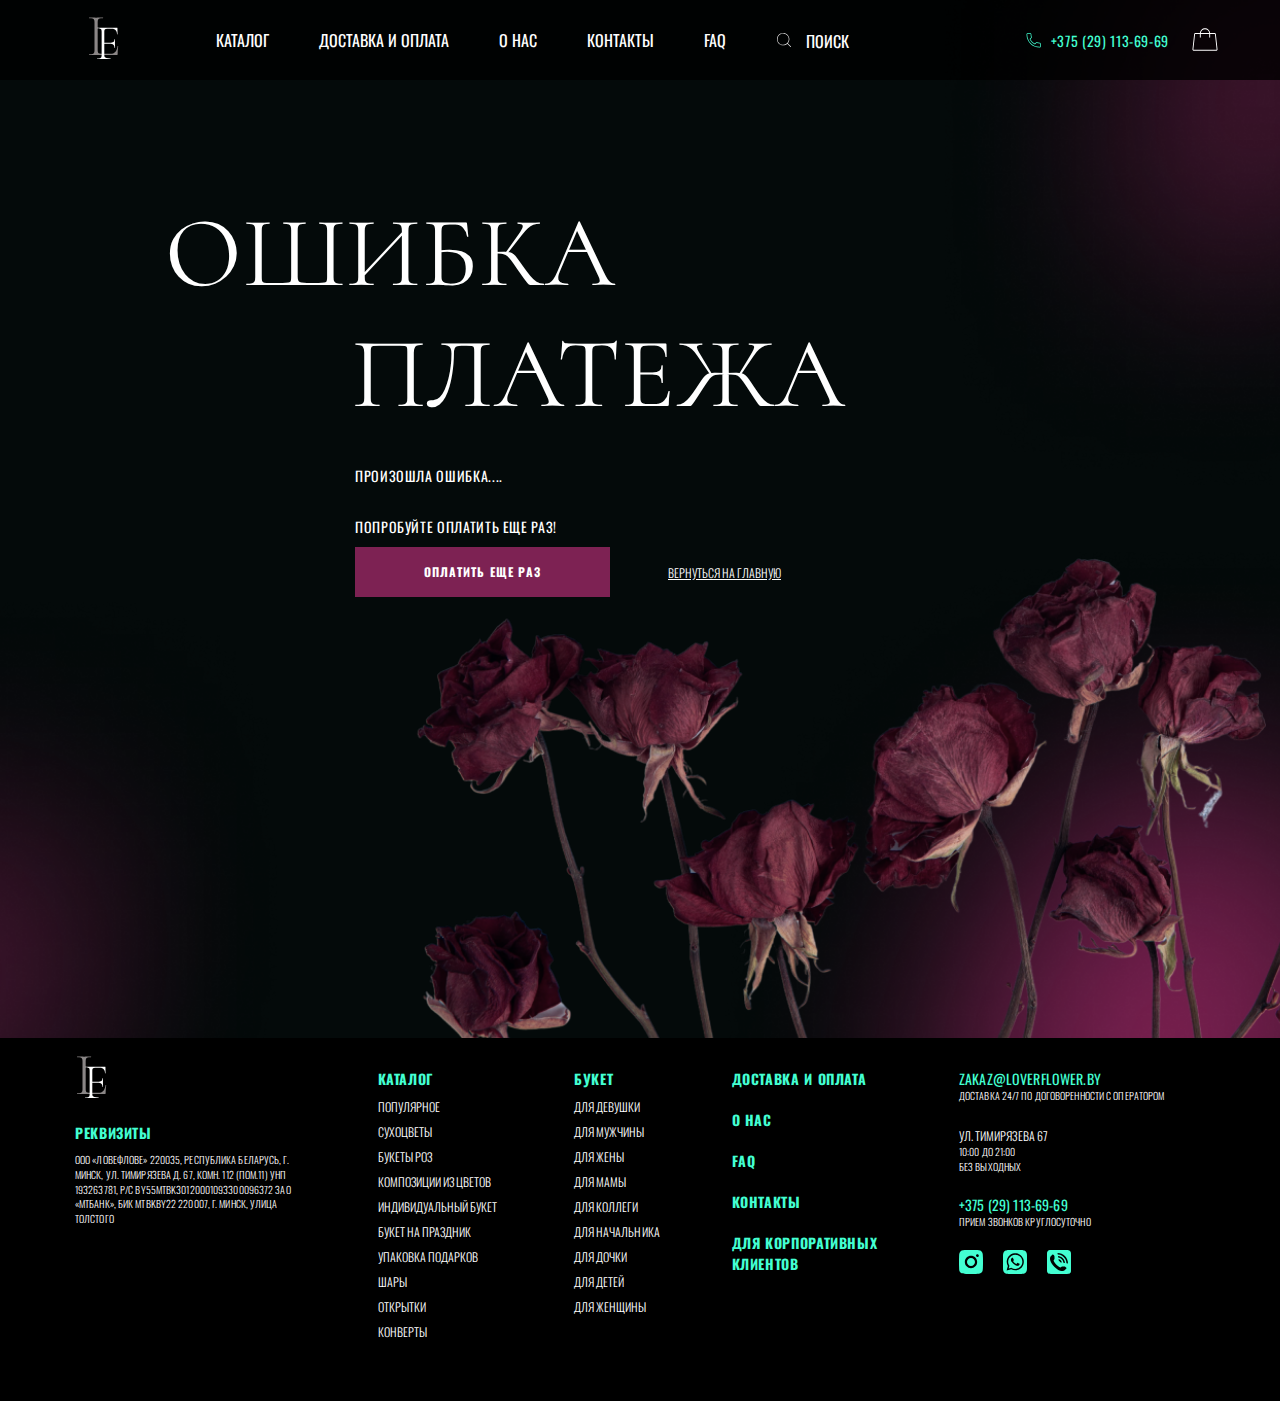
<file: payment-error.html>
<!DOCTYPE html>
<html lang="en">
<head>
  <meta charset="UTF-8">
  <meta http-equiv="X-UA-Compatible" content="IE=edge">
  <meta name="viewport" content="width=device-width, initial-scale=1.0">
  <title>Document</title>
  <link rel="stylesheet" href="sass/style.css">
</head>
<body>
  <div class="wrapper">
    <div class="payment-error-inner">
      <header class="all-us-header">
        <nav class="all-header-body header-body _active _close">
          <div class="header-close">
            <span></span>
          </div>
          <img
            src="images/svg icons/Group 33721.svg "
            alt="logo"
            class="header-logo"
          />
          <div class="list-els">
            <ul class="header-list">
              <li class="list-item">
                <a href="index.html" class="list-link"
                  >Главная</a
                >
              </li>
              <li class="list-item">
                <a href="#" class="list-link">каталог</a>
              </li>
              <li class="list-item">
                <a href="delivery.html" class="list-link"
                  >доставка и оплата</a
                >
              </li>
              <li class="list-item">
                <a href="about us.html" class="list-link"
                  >о нас</a
                >
              </li>
              <li class="list-item">
                <a href="contacts.html" class="list-link"
                  >Контакты</a
                >
              </li>
              <li class="list-item">
                <a href="#" class="list-link">FAQ</a>
              </li>
              <li class="list-item">
                <a href="#" class="list-link"
                  >для корпоративных клиетов</a
                >
                <hr class="adaptive-hr" />
              </li>
            </ul>
            <ul class="header-list2">
              <li class="list-item2">
                <svg
                  width="16"
                  height="16"
                  viewBox="0 0 16 16"
                  fill="none"
                  class="search main-search"
                  xmlns="http://www.w3.org/2000/svg"
                >
                  <path
                    d="M14.9489 14.5509L11.7239 11.326C12.8154 10.1308 13.3957 8.55591 13.3407 6.9383C13.2857 5.32068 12.5998 3.78882 11.4297 2.67051C10.2597 1.5522 8.69835 0.936262 7.0799 0.954495C5.46145 0.972728 3.91441 1.62368 2.76982 2.76807C1.62523 3.91246 0.974004 5.45938 0.955484 7.07783C0.936965 8.69627 1.55263 10.2577 2.67073 11.428C3.78883 12.5982 5.32057 13.2844 6.93818 13.3397C8.55578 13.395 10.1308 12.8149 11.3261 11.7237L14.5512 14.9488C14.6039 15.0015 14.6755 15.0311 14.7501 15.0311C14.8247 15.0311 14.8962 15.0014 14.9489 14.9487C15.0017 14.8959 15.0313 14.8244 15.0313 14.7498C15.0313 14.6752 15.0016 14.6037 14.9489 14.5509V14.5509ZM1.53175 7.15602C1.53175 6.0435 1.86165 4.95597 2.47974 4.03094C3.09782 3.10591 3.97632 2.38494 5.00416 1.9592C6.03199 1.53346 7.16299 1.42206 8.25413 1.6391C9.34528 1.85615 10.3476 2.39188 11.1342 3.17855C11.9209 3.96522 12.4566 4.9675 12.6737 6.05864C12.8907 7.14978 12.7793 8.28078 12.3536 9.30862C11.9278 10.3365 11.2069 11.215 10.2818 11.833C9.35681 12.4511 8.26927 12.781 7.15675 12.781C5.66542 12.7793 4.23566 12.1862 3.18113 11.1316C2.1266 10.0771 1.53343 8.64735 1.53175 7.15602V7.15602Z"
                    fill="white"
                  />
                </svg>
                <a href="#" class="list-link">поиск</a>
              </li>
            </ul>
          </div>
          <div class="all-header-contact">
            <svg
              class="about-vector-phone"
              width="15"
              height="15"
              viewBox="0 0 15 15"
              fill="none"
              xmlns="http://www.w3.org/2000/svg"
            >
              <path
                d="M13.625 14.5C14.2452 14.5 14.75 13.9952 14.75 13.375V10.75C14.75 10.1298 14.2452 9.625 13.625 9.625C12.7475 9.625 11.885 9.487 11.06 9.21475C10.8628 9.15248 10.6524 9.14491 10.4512 9.19286C10.25 9.24081 10.0657 9.34247 9.91775 9.487L8.83775 10.567C6.97108 9.55361 5.43802 8.02107 4.424 6.15475L5.495 5.077C5.804 4.7905 5.915 4.35475 5.783 3.9355C5.5113 3.10922 5.37356 2.2448 5.375 1.375C5.375 0.75475 4.87025 0.25 4.25 0.25H1.625C1.00475 0.25 0.5 0.75475 0.5 1.375C0.5 8.6125 6.3875 14.5 13.625 14.5ZM1.625 1H4.25C4.34946 1 4.44484 1.03951 4.51516 1.10984C4.58549 1.18016 4.625 1.27554 4.625 1.375C4.625 2.33275 4.775 3.27325 5.06975 4.165C5.09141 4.22971 5.09394 4.29929 5.07704 4.36541C5.06015 4.43152 5.02455 4.49136 4.9745 4.53775L3.5075 6.01225C4.73525 8.43325 6.54875 10.2467 8.981 11.485L10.4427 10.0225C10.4926 9.97314 10.555 9.93828 10.6232 9.92163C10.6913 9.90498 10.7627 9.90719 10.8298 9.928C11.7267 10.225 12.6672 10.375 13.625 10.375C13.8313 10.375 14 10.5437 14 10.75V13.375C14 13.5813 13.8313 13.75 13.625 13.75C6.8015 13.75 1.25 8.1985 1.25 1.375C1.25 1.27554 1.28951 1.18016 1.35984 1.10984C1.43016 1.03951 1.52554 1 1.625 1Z"
                fill="#43FFD2"
              />
            </svg>
            <a class="about-phone" href="tel:+375291136969"
              >+375 (29) 113-69-69</a
            >
            <a href="#">
              <svg
                class="about-basket"
                width="30"
                height="30"
                viewBox="0 0 30 30"
                fill="none"
                xmlns="http://www.w3.org/2000/svg"
              >
                <path
                  d="M27.5375 24.2201L25.871 9.22006C25.8331 8.87597 25.6695 8.558 25.4115 8.32713C25.1536 8.09626 24.8195 7.96876 24.4733 7.96908H20.1339C20.017 6.68823 19.4255 5.49732 18.4757 4.63016C17.5258 3.763 16.286 3.28223 14.9999 3.28223C13.7137 3.28223 12.474 3.763 11.5241 4.63016C10.5742 5.49732 9.98276 6.68823 9.86588 7.96908H5.52643C5.18026 7.96876 4.84616 8.09626 4.58822 8.32713C4.33027 8.558 4.16665 8.87597 4.12874 9.22006L2.46221 24.2201C2.44038 24.4166 2.46024 24.6156 2.52052 24.8039C2.58079 24.9923 2.68012 25.1658 2.81201 25.3132C2.9439 25.4605 3.10539 25.5784 3.28594 25.6591C3.46648 25.7398 3.66202 25.7816 3.85979 25.7816H26.1398C26.3376 25.7816 26.5332 25.7399 26.7137 25.6592C26.8943 25.5785 27.0558 25.4606 27.1877 25.3132C27.3196 25.1658 27.4189 24.9923 27.4792 24.804C27.5395 24.6156 27.5594 24.4166 27.5375 24.2201V24.2201ZM14.9999 4.21908C16.0371 4.22046 17.0376 4.60342 17.8107 5.29499C18.5838 5.98655 19.0754 6.93838 19.1919 7.96908H10.8078C10.9243 6.93838 11.4159 5.98655 12.189 5.29499C12.9621 4.60342 13.9626 4.22046 14.9999 4.21908V4.21908ZM26.4892 24.688C26.4454 24.7374 26.3917 24.7769 26.3314 24.8038C26.2712 24.8307 26.2059 24.8445 26.1399 24.8441H3.85979C3.79387 24.8441 3.72869 24.8302 3.66851 24.8033C3.60833 24.7763 3.5545 24.737 3.51054 24.6879C3.46658 24.6388 3.43348 24.5809 3.41339 24.5182C3.3933 24.4554 3.38669 24.3891 3.39397 24.3235L5.06061 9.32354C5.07326 9.20886 5.12779 9.10289 5.21375 9.02594C5.29972 8.949 5.41106 8.90649 5.52643 8.90658H9.84362V12.1878C9.84362 12.3122 9.893 12.4314 9.98091 12.5193C10.0688 12.6072 10.188 12.6566 10.3124 12.6566C10.4367 12.6566 10.5559 12.6072 10.6438 12.5193C10.7317 12.4314 10.7811 12.3122 10.7811 12.1878V8.90658H19.2186V12.1878C19.2186 12.3122 19.268 12.4314 19.3559 12.5193C19.4438 12.6072 19.563 12.6566 19.6874 12.6566C19.8117 12.6566 19.9309 12.6072 20.0188 12.5193C20.1067 12.4314 20.1561 12.3122 20.1561 12.1878V8.90658H24.4733C24.5887 8.90649 24.7 8.949 24.786 9.02594C24.8719 9.10289 24.9265 9.20886 24.9391 9.32354L26.6058 24.3235C26.6134 24.3891 26.607 24.4555 26.5869 24.5184C26.5667 24.5812 26.5334 24.6391 26.4892 24.688V24.688Z"
                  fill="white"
                />
              </svg>
            </a>
          </div>
          <div class="all-header-inner">
            <a href="#" class="header-mail header-link"
              >zakaz@loverflower.by</a
            >
            <p class="header-texts">
              Доставка 24/7 по договоренности с оператором
            </p>
            <p class="header-address">Ул. Тимирязева 67</p>
            <p class="header-texts">
              10:00 до 21:00 <br />без выходных
            </p>
            <div class="header-block-social">
              <p class="header-adaptive-text">
                Политика конфиденциальности
              </p>
              <p class="header-adaptive-text">
                Обработка персональных данных
              </p>
              <a
                href="tel:+375291136969"
                class="header-adaptive-phone"
                >+375 (29) 113-69-69</a
              >
              <div class="header-social">
                <a
                  href="https://instagram.com"
                  class="header-block-instagram"
                >
                  <svg
                    width="25"
                    height="25"
                    viewBox="0 0 25 25"
                    fill="none"
                    class="header-soc"
                    xmlns="http://www.w3.org/2000/svg"
                  >
                    <path
                      d="M12.4884 8.32593C10.1947 8.32593 8.3228 10.1978 8.3228 12.4916C8.3228 14.7853 10.1947 16.6572 12.4884 16.6572C14.7822 16.6572 16.6541 14.7853 16.6541 12.4916C16.6541 10.1978 14.7822 8.32593 12.4884 8.32593ZM24.9822 12.4916C24.9822 10.7666 24.9978 9.05718 24.9009 7.3353C24.8041 5.3353 24.951 2.95371 23.4885 1.49121C22.0229 0.0255859 19.6478 0.179054 17.6478 0.0821795C15.9228 -0.0146955 14.2134 0.000929513 12.4916 0.000929513C10.7666 0.000929513 9.05718 -0.0146955 7.3353 0.0821795C5.3353 0.179054 2.95103 0.028711 1.48853 1.49121C0.0229003 2.95684 0.179054 5.3353 0.0821795 7.3353C-0.0146955 9.0603 0.000929513 10.7697 0.000929513 12.4916C0.000929513 14.2134 -0.0146955 15.9259 0.0821795 17.6478C0.179054 19.6478 0.0260254 22.0287 1.48853 23.4912C2.95415 24.9568 5.3353 24.8041 7.3353 24.9009C9.0603 24.9978 10.7697 24.9822 12.4916 24.9822C14.2166 24.9822 15.9259 24.9978 17.6478 24.9009C19.6478 24.8041 22.026 24.9537 23.4885 23.4912C24.9542 22.0256 24.8041 19.6478 24.9009 17.6478C25.0009 15.9259 24.9822 14.2166 24.9822 12.4916ZM12.4884 18.9009C8.94155 18.9009 6.07905 16.0384 6.07905 12.4916C6.07905 8.94468 8.94155 6.08218 12.4884 6.08218C16.0353 6.08218 18.8978 8.94468 18.8978 12.4916C18.8978 16.0384 16.0353 18.9009 12.4884 18.9009ZM19.1603 7.31655C18.3322 7.31655 17.6634 6.6478 17.6634 5.81968C17.6634 4.99155 18.3322 4.3228 19.1603 4.3228C19.9884 4.3228 20.6572 4.99155 20.6572 5.81968C20.6574 6.01632 20.6189 6.21108 20.5437 6.3928C20.4686 6.57452 20.3584 6.73963 20.2193 6.87868C20.0803 7.01773 19.9151 7.12798 19.7334 7.20311C19.5517 7.27825 19.3569 7.3168 19.1603 7.31655Z"
                      fill="#43FFD2"
                    />
                  </svg>
                </a>
                <a
                  href="https://whatsapp.com"
                  class="header-block-whatsapp"
                >
                  <svg
                    width="25"
                    height="25"
                    viewBox="0 0 25 25"
                    fill="none"
                    class="header-soc"
                    xmlns="http://www.w3.org/2000/svg"
                  >
                    <path
                      d="M24.5716 5.91128C24.5615 5.39288 24.52 4.87556 24.4471 4.3622C24.3603 3.90557 24.2128 3.46262 24.0085 3.04512C23.5612 2.16219 22.8442 1.44477 21.9616 0.996992C21.5468 0.793645 21.1067 0.646542 20.653 0.559576C20.1357 0.485242 19.6143 0.44287 19.0918 0.432701C18.8707 0.424242 18.5843 0.420617 18.4514 0.420617L6.5517 0.416992C6.41878 0.416992 6.13241 0.420617 5.91128 0.429076C5.39287 0.439064 4.87556 0.480627 4.3622 0.553534C3.90557 0.64034 3.46262 0.787858 3.04512 0.992159C2.16224 1.43948 1.44484 2.15646 0.996992 3.03908C0.793698 3.45391 0.646598 3.894 0.559576 4.3477C0.484904 4.86497 0.442129 5.38634 0.431492 5.90887C0.424242 6.12999 0.419409 6.41637 0.419409 6.54928L0.416992 18.4489C0.416992 18.5819 0.420617 18.8682 0.429076 19.0894C0.439064 19.6078 0.480627 20.1251 0.553534 20.6385C0.640354 21.0951 0.787871 21.538 0.992159 21.9555C1.43948 22.8384 2.15646 23.5558 3.03908 24.0037C3.45393 24.2069 3.894 24.354 4.3477 24.4411C4.86499 24.5154 5.38637 24.5578 5.90887 24.5679C6.12999 24.5764 6.41637 24.58 6.54928 24.58L18.449 24.5824C18.5819 24.5824 18.8682 24.5788 19.0894 24.5704C19.6078 24.5603 20.1251 24.5188 20.6385 24.4459C21.0951 24.359 21.538 24.2115 21.9555 24.0073C22.8389 23.5602 23.5567 22.8432 24.0049 21.9604C24.2082 21.5455 24.3553 21.1055 24.4423 20.6517C24.517 20.1345 24.5598 19.6131 24.5704 19.0906C24.5776 18.8694 24.5825 18.5831 24.5825 18.4502L24.5837 6.5517C24.5837 6.41878 24.58 6.13241 24.5716 5.91128ZM12.7625 20.9067H12.7589C11.3206 20.9064 9.90524 20.5458 8.64212 19.8579L4.07462 21.0553L5.29745 16.5929C4.35067 14.95 3.97236 13.0406 4.22119 11.1607C4.47001 9.28091 5.33208 7.53568 6.67371 6.19564C8.01535 4.8556 9.7616 3.99562 11.6417 3.74903C13.5219 3.50243 15.4308 3.88301 17.0727 4.83175C18.7145 5.78049 19.9974 7.24439 20.7226 8.99647C21.4478 10.7486 21.5747 12.691 21.0836 14.5225C20.5925 16.354 19.5109 17.9724 18.0064 19.1267C16.502 20.2809 14.6588 20.9066 12.7625 20.9067Z"
                      fill="#43FFD2"
                    />
                    <path
                      d="M12.7664 5.13011C11.4869 5.12974 10.2306 5.47217 9.12829 6.12178C8.02594 6.77139 7.11775 7.70447 6.49817 8.82398C5.87859 9.94349 5.57025 11.2085 5.60521 12.4876C5.64017 13.7666 6.01716 15.013 6.69697 16.0969L6.86734 16.3676L6.14355 19.009L8.85384 18.2985L9.11484 18.4532C10.2182 19.1066 11.4769 19.4514 12.7592 19.4513H12.7628C14.6621 19.4516 16.4837 18.6974 17.8269 17.3547C19.1701 16.0119 19.9249 14.1906 19.9252 12.2913C19.9255 10.392 19.1713 8.57043 17.8286 7.22722C16.4858 5.88401 14.6645 5.12923 12.7652 5.12891L12.7664 5.13011ZM16.9763 15.3647C16.8179 15.6263 16.6071 15.8522 16.3571 16.0284C16.1072 16.2045 15.8234 16.327 15.5238 16.3882C15.0715 16.4657 14.6073 16.4368 14.1681 16.3036C13.7516 16.1738 13.3422 16.0221 12.9416 15.8492C11.4551 15.1032 10.188 13.9835 9.26467 12.6C8.76101 11.9596 8.45528 11.186 8.38501 10.3743C8.3792 10.0392 8.44325 9.70664 8.57307 9.3977C8.70288 9.08876 8.89562 8.81025 9.13901 8.57991C9.21094 8.49785 9.29905 8.43156 9.39782 8.38519C9.4966 8.33882 9.60389 8.31337 9.71297 8.31045C9.85555 8.31045 9.99934 8.31045 10.125 8.3177C10.2579 8.32374 10.4343 8.26695 10.6083 8.68745C10.7896 9.11762 11.2198 10.1773 11.2729 10.2849C11.3071 10.3412 11.3266 10.4052 11.3297 10.4711C11.3329 10.5369 11.3196 10.6025 11.291 10.6619C11.2368 10.7911 11.1644 10.912 11.076 11.0207C10.9672 11.1464 10.85 11.3011 10.7533 11.3977C10.6446 11.5053 10.5334 11.6213 10.6579 11.8364C10.9811 12.3898 11.3847 12.8923 11.8553 13.3274C12.366 13.7815 12.952 14.1429 13.5869 14.3956C13.802 14.5044 13.9276 14.485 14.0533 14.3412C14.179 14.1974 14.591 13.7129 14.7348 13.4978C14.8786 13.2827 15.0212 13.319 15.2181 13.3903C15.4151 13.4616 16.4748 13.9824 16.6899 14.0911C16.905 14.1999 17.0488 14.2518 17.1019 14.3412C17.1609 14.6873 17.1172 15.0431 16.9763 15.3647V15.3647Z"
                      fill="#43FFD2"
                    />
                  </svg>
                </a>
                <a href="" class="header-block-phone">
                  <svg
                    width="24"
                    height="24"
                    viewBox="0 0 24 24"
                    fill="none"
                    class="header-soc"
                    xmlns="http://www.w3.org/2000/svg"
                  >
                    <path
                      d="M19.9902 24H3.99023C1.99023 24 1.46366 23.707 0.878289 23.1211C0.292923 22.5352 -0.00976563 22 0.000240437 20V4C0.000240437 2 0.292923 1.46484 0.878289 0.878906C1.46366 0.292969 1.99023 0 3.99023 0H19.9902C20.8175 0 22.0036 0.0124413 22.9902 1C23.9768 1.98756 23.9768 3.17188 23.9768 4V20C23.9902 22 23.6841 22.5352 23.0988 23.1211C22.5134 23.707 21.9902 24 19.9902 24ZM7.49292 9V6.75C7.49292 6.32812 7.36414 5.91406 7.10658 5.50781C6.84902 5.10156 6.56414 4.8125 6.25195 4.64062C5.93975 4.46875 5.6978 4.46094 5.52609 4.61719L3.81683 6.35156C3.34853 6.82031 3.08317 7.44922 3.02073 8.23828C2.95829 9.02734 3.07926 9.88672 3.38366 10.8164C3.68805 11.7461 4.17585 12.7305 4.84707 13.7695C5.51829 14.8086 6.32219 15.7969 7.25878 16.7344C8.19536 17.6719 9.18268 18.4766 10.2207 19.1484C11.2588 19.8203 12.2422 20.3125 13.171 20.625C14.0998 20.9375 14.9583 21.0625 15.7466 21C16.5349 20.9375 17.1632 20.6719 17.6315 20.2031L19.3641 18.4688C19.5202 18.3125 19.5124 18.0742 19.3407 17.7539C19.169 17.4336 18.8802 17.1445 18.4744 16.8867C18.0685 16.6289 17.6549 16.5 17.2334 16.5H14.9856L13.4637 17.4375C12.7612 17.25 11.8949 16.7422 10.8646 15.9141C9.83439 15.0859 8.90561 14.1562 8.07829 13.125C7.25097 12.0938 6.74365 11.2266 6.55634 10.5234L7.49292 9ZM16.4373 12.75L17.9593 13.0078C17.8344 11.1328 17.1085 9.53125 15.7817 8.20312C14.4549 6.875 12.8627 6.14844 11.0051 6.02344L11.2393 7.54688C12.5973 7.71875 13.7602 8.28906 14.728 9.25781C15.6959 10.2266 16.2656 11.3906 16.4373 12.75ZM11.5202 9.11719L11.8012 10.8047C12.41 11.1016 12.8705 11.5625 13.1827 12.1875L14.8685 12.4688C14.6656 11.6406 14.2637 10.9258 13.6627 10.3242C13.0617 9.72266 12.3476 9.32031 11.5202 9.11719ZM10.49 3L10.7476 4.52344C12.3085 4.55469 13.7485 4.96484 15.0676 5.75391C16.3866 6.54297 17.4402 7.59766 18.2285 8.91797C19.0168 10.2383 19.4266 11.6797 19.4578 13.2422L20.9798 13.5C20.9798 12.0781 20.7027 10.7188 20.1485 9.42188C19.5944 8.125 18.849 7.00781 17.9124 6.07031C16.9759 5.13281 15.8598 4.38672 14.5641 3.83203C13.2685 3.27734 11.9105 3 10.49 3Z"
                      fill="#43FFD2"
                    />
                  </svg>
                </a>
              </div>
            </div>
          </div>
        </nav>
        <div class="header-adaptive">
          <div class="menu-icon">
            <span></span>
          </div>
          <h3 class="adaptive-title">Lower<br />Flower</h3>
          <button class="header-basket-adaptive">
            <svg
              width="30"
              height="30"
              viewBox="0 0 30 30"
              fill="none"
              xmlns="http://www.w3.org/2000/svg"
            >
              <path
                d="M27.538 24.2201L25.8715 9.22006C25.8336 8.87597 25.67 8.558 25.412 8.32713C25.1541 8.09626 24.82 7.96876 24.4738 7.96908H20.1343C20.0175 6.68823 19.426 5.49732 18.4761 4.63016C17.5263 3.763 16.2865 3.28223 15.0004 3.28223C13.7142 3.28223 12.4745 3.763 11.5246 4.63016C10.5747 5.49732 9.98325 6.68823 9.86637 7.96908H5.52692C5.18075 7.96876 4.84665 8.09626 4.5887 8.32713C4.33076 8.558 4.16714 8.87597 4.12922 9.22006L2.4627 24.2201C2.44086 24.4166 2.46073 24.6156 2.52101 24.8039C2.58128 24.9923 2.68061 25.1658 2.8125 25.3132C2.94439 25.4605 3.10588 25.5784 3.28643 25.6591C3.46697 25.7398 3.66251 25.7816 3.86028 25.7816H26.1403C26.3381 25.7816 26.5336 25.7399 26.7142 25.6592C26.8948 25.5785 27.0563 25.4606 27.1882 25.3132C27.3201 25.1658 27.4194 24.9923 27.4797 24.804C27.54 24.6156 27.5599 24.4166 27.538 24.2201ZM15.0004 4.21908C16.0376 4.22046 17.0381 4.60342 17.8112 5.29499C18.5843 5.98655 19.0759 6.93838 19.1924 7.96908H10.8083C10.9248 6.93838 11.4164 5.98655 12.1895 5.29499C12.9626 4.60342 13.9631 4.22046 15.0004 4.21908ZM26.4897 24.688C26.4459 24.7374 26.3922 24.7769 26.3319 24.8038C26.2717 24.8307 26.2064 24.8445 26.1404 24.8441H3.86028C3.79436 24.8441 3.72918 24.8302 3.669 24.8033C3.60882 24.7763 3.55499 24.737 3.51103 24.6879C3.46707 24.6388 3.43396 24.5809 3.41388 24.5182C3.39379 24.4554 3.38717 24.3891 3.39446 24.3235L5.0611 9.32354C5.07374 9.20886 5.12828 9.10289 5.21424 9.02594C5.30021 8.949 5.41155 8.90649 5.52692 8.90658H9.84411V12.1878C9.84411 12.3122 9.89349 12.4314 9.9814 12.5193C10.0693 12.6072 10.1885 12.6566 10.3129 12.6566C10.4372 12.6566 10.5564 12.6072 10.6443 12.5193C10.7322 12.4314 10.7816 12.3122 10.7816 12.1878V8.90658H19.2191V12.1878C19.2191 12.3122 19.2685 12.4314 19.3564 12.5193C19.4443 12.6072 19.5635 12.6566 19.6879 12.6566C19.8122 12.6566 19.9314 12.6072 20.0193 12.5193C20.1072 12.4314 20.1566 12.3122 20.1566 12.1878V8.90658H24.4738C24.5892 8.90649 24.7005 8.949 24.7865 9.02594C24.8724 9.10289 24.927 9.20886 24.9396 9.32354L26.6063 24.3235C26.6139 24.3891 26.6075 24.4555 26.5873 24.5184C26.5672 24.5812 26.5339 24.639 26.4897 24.688Z"
                fill="white"
              />
            </svg>
          </button>
          <button class="header-basket-adaptive2">
            <svg
              width="18"
              height="16"
              viewBox="0 0 18 16"
              fill="none"
              xmlns="http://www.w3.org/2000/svg"
            >
              <path
                d="M17.9938 14.8896L16.7984 4.22258C16.7712 3.97789 16.6538 3.75177 16.4688 3.58759C16.2837 3.42341 16.0441 3.33274 15.7957 3.33297H12.6828C12.599 2.42211 12.1747 1.57522 11.4933 0.958557C10.8119 0.341893 9.92263 0 9 0C8.07737 0 7.18806 0.341893 6.50666 0.958557C5.82526 1.57522 5.401 2.42211 5.31716 3.33297H2.20427C1.95595 3.33274 1.71628 3.42341 1.53125 3.58759C1.34621 3.75177 1.22884 3.97789 1.20164 4.22258L0.00616829 14.8896C-0.00949614 15.0293 0.00475591 15.1708 0.0479936 15.3048C0.0912312 15.4387 0.162482 15.5621 0.257094 15.6669C0.351706 15.7717 0.467551 15.8555 0.597065 15.9129C0.726578 15.9703 0.866848 16 1.00871 16H16.9912C17.1331 16 17.2734 15.9703 17.4029 15.913C17.5324 15.8556 17.6483 15.7717 17.7429 15.6669C17.8375 15.5621 17.9088 15.4387 17.952 15.3048C17.9952 15.1708 18.0095 15.0293 17.9938 14.8896ZM9 0.666228C9.74408 0.66721 10.4618 0.939546 11.0163 1.43134C11.5709 1.92313 11.9236 2.6 12.0071 3.33297H5.99286C6.07642 2.6 6.42908 1.92313 6.98365 1.43134C7.53822 0.939546 8.25592 0.66721 9 0.666228ZM17.2418 15.2223C17.2104 15.2574 17.1719 15.2855 17.1286 15.3047C17.0854 15.3238 17.0386 15.3336 16.9913 15.3333H1.00871C0.961426 15.3333 0.91467 15.3234 0.871499 15.3043C0.82833 15.2851 0.789717 15.2572 0.758182 15.2223C0.726647 15.1873 0.7029 15.1462 0.688491 15.1015C0.674082 15.0569 0.669335 15.0097 0.674561 14.9631L1.87012 4.29616C1.87919 4.21462 1.91831 4.13926 1.97997 4.08454C2.04164 4.02982 2.12151 3.99959 2.20427 3.99966H5.30119V6.33306C5.30119 6.42146 5.33661 6.50625 5.39967 6.56877C5.46273 6.63128 5.54826 6.6664 5.63744 6.6664C5.72662 6.6664 5.81215 6.63128 5.87521 6.56877C5.93827 6.50625 5.9737 6.42146 5.9737 6.33306V3.99966H12.0263V6.33306C12.0263 6.42146 12.0617 6.50625 12.1248 6.56877C12.1878 6.63128 12.2734 6.6664 12.3626 6.6664C12.4517 6.6664 12.5373 6.63128 12.6003 6.56877C12.6634 6.50625 12.6988 6.42146 12.6988 6.33306V3.99966H15.7957C15.8785 3.99959 15.9584 4.02982 16.02 4.08454C16.0817 4.13926 16.1208 4.21462 16.1299 4.29616L17.3254 14.9631C17.3309 15.0098 17.3263 15.057 17.3119 15.1017C17.2974 15.1464 17.2736 15.1875 17.2418 15.2223Z"
                fill="white"
              />
            </svg>
          </button>
        </div>
      </header>
      <main class="payment-error-main">
        <div class="payment-error-titles">
          <h1 class="payment-error-title">Ошибка</h1>
          <h1 class="payment-error-title second-line">платежа</h1>
        </div>
        <div class="payment-error-desc">
          <h2 class="payment-error-desc-title">Произошла ошибка....</h2>
          <h3 class="payment-error-desc-title">Попробуйте оплатить еще раз!</h3>
          <div class="payment-error-desc-bottom">
            <button class="payment-error-desc-button">Оплатить еще раз</button>
            <a href="index.html" class="payment-error-desc-link head-link">Вернуться на главную</a>
          </div>
        </div>
      </main>
      <footer class="footer">
        <div class="container footer__container">
          <ul class="footer-first_list">
            <li>
              <img
                src="images/imgs/logo.svg"
                alt="Main-logo"
              />
            </li>
            <li class="footer-item">реквизиты</li>
            <li class="footer-item">
              <p class="block-link">
                ООО «Ловефлове» 220035, Республика Беларусь,
                г. Минск, ул. Тимирязева д. 67, комн. 112
                (пом.11) УНП 193263781, р/с
                BY55MTBK30120001093300096372 ЗАО «МТБанк»,
                БИК MTBKBY22 220007, г. Минск, улица
                Толстого
              </p>
            </li>
          </ul>
          <ul class="footer-second_list">
            <li class="footer-item">Каталог</li>
            <li class="footer-item">
              <a href="#" class="footer-link">Популярное</a>
            </li>
            <li class="footer-item">
              <a href="#" class="footer-link">Сухоцветы</a>
            </li>
            <li class="footer-item">
              <a href="#" class="footer-link">Букеты роз</a>
            </li>
            <li class="footer-item">
              <a href="#" class="footer-link"
                >Композиции из цветов</a
              >
            </li>
            <li class="footer-item">
              <a href="#" class="footer-link"
                >Индивидуальный букет</a
              >
            </li>
            <li class="footer-item">
              <a href="#" class="footer-link"
                >Букет на праздник</a
              >
            </li>
            <li class="footer-item">
              <a href="#" class="footer-link"
                >Упаковка подарков</a
              >
            </li>
            <li class="footer-item">
              <a href="#" class="footer-link">Шары</a>
            </li>
            <li class="footer-item">
              <a href="#" class="footer-link">Открытки</a>
            </li>
            <li class="footer-item">
              <a href="#" class="footer-link">Конверты</a>
            </li>
          </ul>
          <ul class="footer-third_list">
            <li class="footer-item">Букет</li>
            <li class="footer-item">
              <a href="#" class="footer-link">Для девушки</a>
            </li>
            <li class="footer-item">
              <a href="#" class="footer-link">Для мужчины</a>
            </li>
            <li class="footer-item">
              <a href="#" class="footer-link">Для жены</a>
            </li>
            <li class="footer-item">
              <a href="#" class="footer-link">Для мамы</a>
            </li>
            <li class="footer-item">
              <a href="#" class="footer-link">Для коллеги</a>
            </li>
            <li class="footer-item">
              <a href="#" class="footer-link"
                >Для начальника</a
              >
            </li>
            <li class="footer-item">
              <a href="#" class="footer-link">Для дочки</a>
            </li>
            <li class="footer-item">
              <a href="#" class="footer-link">Для детей</a>
            </li>
            <li class="footer-item">
              <a href="#" class="footer-link">Для женщины</a>
            </li>
          </ul>
          <ul class="footer-fourth_list">
            <li class="footer-item">
              <a href="#" class="footer-item mobile-item"
                >Каталог</a
              >
            </li>
            <li class="footer-item">
              <a href="#" class="footer-item"
                >Доставка и оплата</a
              >
            </li>
            <li class="footer-item">
              <a href="#" class="footer-item">О нас</a>
            </li>
            <li class="footer-item">
              <a href="#" class="footer-item">FAQ</a>
            </li>
            <li class="footer-item">
              <a href="#" class="footer-item">Контакты</a>
            </li>
            <li class="footer-item">
              <a href="#" class="footer-item"
                >для корпоративных клиентов</a
              >
            </li>
          </ul>
          <ul class="footer-fiveth_list">
            <li class="footer-item">
              <div class="footer-item_block">
                <a
                  href="mailto:zakaz@loverflower.by"
                  class="footer-item block-item"
                  >zakaz@loverflower.by</a
                >
                <p class="block-link">
                  Доставка 24/7 по договоренности с
                  оператором
                </p>
              </div>
            </li>
            <li class="footer-item">
              <div class="footer-item_block">
                <a href="#" class="footer-link link-info"
                  >ул. Тимирязева 67</a
                >
                <p class="block-link">
                  10:00 до 21:00<br />без выходных
                </p>
              </div>
            </li>
            <li class="footer-item">
              <div class="footer-item_block">
                <a
                  href="tel:+375(29)113-69-69"
                  class="footer-item block-item"
                  >+375 (29) 113-69-69</a
                >
                <p class="block-link">
                  прием звонков круглосуточно
                </p>
              </div>
            </li>
            <li class="footer-item">
              <a href="#"
                ><img
                  src="images/imgs/ig-icon.svg"
                  alt="instagram-icon"
              /></a>
              <a href="#"
                ><img
                  src="images/imgs/wt-icon.svg"
                  alt="whatsapp-icon"
              /></a>
              <a href="#"
                ><img
                  src="images/imgs/vb-icon.svg"
                  alt="viber-icon"
              /></a>
            </li>
          </ul>
        </div>
      </footer>
    </div>
  </div>
  <script src="js/index.js"></script>
</body>
</html>
</file>
<file: styles/style.css>
@import url("https://fonts.googleapis.com/css2?family=Cormorant:wght@300&family=Oswald:wght@200;300;400;500;600;700&display=swap");
*,
*::before,
*::after {
  margin: 0;
  padding: 0;
  box-sizing: border-box;
}

a {
  color: currentColor;
  text-decoration: none;
}

a:focus,
a:active {
  outline: none;
}

a,
a:visited {
  text-decoration: none;
}

a:hover {
  text-decoration: none;
}

nav,
footer,
header,
aside {
  display: block;
}

html,
body {
  height: 100%;
  width: 100%;
  font-size: 100%;
  line-height: 1;
  -ms-text-size-adjust: 100%;
  -moz-text-size-adjust: 100%;
  -webkit-text-size-adjust: 100%;
  font-family: "Oswald", sans-serif;
  background: #040A0A;
}

body {
  overflow-x: hidden;
  -webkit-touch-callout: none;
  -webkit-user-select: none;
  -khtml-user-select: none;
  -moz-user-select: none;
  -ms-user-select: none;
  user-select: none;
}

body._lock {
  overflow: hidden;
}

input,
button,
textarea {
  font-family: inherit;
}

button {
  color: currentColor;
  border: transparent;
  background: transparent;
  cursor: pointer;
}

button::-moz-focus-inner {
  padding: 0;
  border: 0;
}

picture {
  font-size: 0;
}

ul {
  list-style: none;
}

h1,
h2,
h3,
h4,
h5,
h6 {
  font-weight: 400;
  font-size: inherit;
  font-weight: inherit;
}

input[type=number]::-webkit-inner-spin-button,
input[type=number]::-webkit-outer-spin-button {
  -webkit-appearance: none;
  -moz-appearance: none;
  appearance: none;
  margin: 0;
}

.visually-hidden {
  position: absolute;
  width: 1px;
  height: 1px;
  margin: -1px;
  border: 0;
  padding: 0;
  clip: rect(0 0 0 0);
  overflow: hidden;
}

.sec-one-block, .header-basket, .header-order, .header-block-social, .header-basket-adaptive2, .header-basket-adaptive {
  background: rgba(0, 0, 0, 0.2);
  backdrop-filter: blur(20px);
  border-radius: 10px;
}

.corporate-block, .about-basket, .sec-two-first-cards, .header-order {
  display: flex;
  justify-content: center;
  align-items: center;
}

.header-contacts, .header-header-contacts {
  display: flex;
  flex-direction: column;
}

.contacts-form-title, .about-title, .form-title, .order-title, .two-second-block-title, .titles, .sec-one-title {
  font-size: 100px;
  line-height: 121px;
  text-transform: uppercase;
  color: #fff;
  letter-spacing: 0.02em;
  font-family: "Cormorant", sans-serif;
}

.corporate-form-subtitle, .corporate-list-item, .corporate-block-first,
.corporate-block-five, .corporate-block, .corporate-text, .corporate-sentence, .corporate-subtitle p, .corporate-stage p, .contacts-map-title, .contacts-block-title, .sec-two-card-title, .two-subtitle, .header-subtitle {
  font-size: 20px;
  line-height: 30px;
  letter-spacing: 0.02rem;
  font-weight: 300;
  color: #fff;
}

.header-btn {
  width: 255px;
  height: 50px;
  color: #000;
  font-size: 12px;
  line-height: 18px;
  text-transform: uppercase;
  background: #43FFD2;
  font-weight: 700;
  letter-spacing: 0.1em;
}

.about-list-link, .about-list-item, .list-item2, .list-item {
  text-transform: uppercase;
  color: #fff;
}

.contacts-form-input, .about-phone, .block-item, .footer-item, .form-input, .form-desc, .order-desc, .step-text, .card-discount, .card-price, .header-header-contacts, .header-adaptive-phone, .header-address, .header-link {
  font-size: 14px;
  line-height: 21px;
  text-transform: uppercase;
  letter-spacing: 0.04rem;
}

.contacts-block-text, .about-garmonie-text, .about-list-order, .about-garantie-text, .about-text-team {
  color: #fff;
  font-weight: 300;
  font-size: 20px;
  line-height: 26px;
  margin-top: 20px;
  font-family: "Oswald", sans-serif;
  letter-spacing: 0.04em;
}

.header-basket, .header-order, .header-btn {
  transition: 0.2s;
}
.header-basket:hover, .header-order:hover, .header-btn:hover {
  background: #7D2253;
  color: #fff;
  transform: scale(1.1);
}
.header-basket:active, .header-order:active, .header-btn:active {
  transform: scale(1.05);
  box-shadow: inset 0px 0px 10px #1B000E;
}

.button-desc a, .header-phone-contact, .header-link {
  transition: 0.2s;
}
.button-desc a:hover, .header-phone-contact:hover, .header-link:hover {
  transform: scale(1.1);
  text-decoration: underline;
}
.button-desc a:active, .header-phone-contact:active, .header-link:active {
  transform: scale(1.05);
  text-decoration: none;
}

.header {
  background: url("../images/background/Group 33725.png") center center no-repeat;
  background-size: cover;
  min-height: 1300px;
  padding: 0 165px;
}

.main-header {
  display: flex;
  max-width: 740px;
  min-height: 100%;
  align-items: center;
  float: left;
}

.all-us-header {
  max-width: 100%;
  min-height: 80px;
  background: rgba(0, 0, 0, 0.5);
  padding: 0 165px;
  display: flex;
  align-items: center;
}

.all-header-body {
  width: 100%;
  justify-content: space-between;
}

.header-basket-adaptive {
  display: none;
  width: 40px;
  height: 40px;
  transition: 0.4s;
}
.header-basket-adaptive:hover {
  transform: scale(1.2);
}

.header-basket-adaptive2 {
  display: none;
  transition: 0.4s;
}
.header-basket-adaptive2:hover {
  transform: scale(1.2);
}

.header-logo {
  margin-right: 69px;
}

.list-els {
  display: flex;
}

.header-list {
  display: flex;
}

.list-item {
  margin-left: 50px;
  transition: 0.2s;
}
.list-item:first-child {
  margin-left: 0;
  display: none;
}
.list-item:nth-child(2) {
  margin-left: 0;
}
.list-item:last-child {
  display: none;
}
.list-item .adaptive-hr {
  max-width: 200px;
  background: #555;
  border: none;
  height: 1px;
  margin-top: 20px;
}

.list-item2 {
  transition: 0.2s;
}

.list-link {
  display: inline-block;
  transition: 0.2s;
}
.list-link:hover {
  transform: scale(1.2);
  text-decoration: underline;
  color: #43FFD2;
}

.search {
  margin-left: 50px;
  margin-right: 10px;
  cursor: pointer;
  transition: 0.2s;
}
.search:hover {
  transform: scale(1.3);
}

.header-link {
  color: #43FFD2;
  letter-spacing: 0.1em;
}

.header-body {
  display: flex;
  align-items: center;
}

.header-inner {
  text-align: right;
  display: flex;
  flex-direction: column;
  align-items: flex-end;
  padding-top: 20px;
  position: absolute;
  top: 0;
  right: 165px;
}

.title {
  font-size: 200px;
  line-height: 242px;
  letter-spacing: 0.2em;
  color: #fff;
  font-family: "Cormorant", sans-serif;
  text-transform: uppercase;
  text-align: center;
}

.header-texts {
  color: #fff;
  font-size: 10px;
  text-transform: uppercase;
  opacity: 0.7;
  letter-spacing: 0.1em;
  line-height: 15px;
  font-weight: 300;
}

.header-address {
  margin-top: 26px;
  color: #43FFD2;
  letter-spacing: 0.1em;
}

.header-block-social {
  margin-top: 60px;
  width: 60px;
  min-height: 154px;
  display: flex;
  justify-content: center;
}

.header-social {
  display: flex;
  justify-content: space-around;
  flex-direction: column;
}

.header-adaptive-text {
  color: #555;
  font-size: 10px;
  line-height: 15px;
  letter-spacing: 0.04em;
  font-feature-settings: "liga" off;
  display: none;
}

.header-adaptive-phone {
  color: #fff;
  display: none;
  font-size: 19px;
}

.header-soc {
  transition: 0.2s;
}
.header-soc:hover {
  transform: scale(1.1);
}
.header-soc:active {
  transform: scale(1);
}

.header-header-footer {
  display: flex;
  align-items: center;
  flex-direction: column;
  text-align: center;
  max-width: 450px;
  margin: 0 auto;
  margin-top: 133px;
}

.header-footer {
  text-align: center;
  position: absolute;
  max-width: 100%;
}

.header-btn {
  margin-top: 47px;
}

.header-header-contacts {
  color: #43FFD2;
  float: right;
  letter-spacing: 0.1em;
  align-items: flex-end;
}

.header-contacts {
  align-items: flex-end;
}

.header-order {
  padding: 10px 19px;
  text-transform: uppercase;
  text-transform: 0.1em;
  margin-top: 7px;
  transition: 0.4s;
}
.header-order:hover .icon-phone path {
  fill: #fff;
}

.icon-phone {
  margin-right: 8px;
}

.header-basket {
  width: 60px;
  height: 60px;
  margin-top: 20px;
  transition: 0.4s;
}

.head-link {
  transition: 0.2s;
  display: inline-block;
}
.head-link:hover {
  transform: scale(1.05);
  color: #43FFD2;
  text-decoration: underline;
}

.about-about {
  font-size: 12px;
  line-height: 18px;
  letter-spacing: 0.04em;
  text-transform: uppercase;
  color: #fff;
  margin-top: 12px;
}

.section-one {
  background: #000;
  min-height: 100%;
  max-width: 100%;
}

.sec-one-inner {
  background: url("../images/background/Group 33726.png") center top no-repeat;
  background-size: cover;
  min-height: 945px;
  padding: 0 165px;
}

.sec-one-title {
  padding-top: 100px;
}

.sec-one-grid {
  display: grid;
  grid-template-columns: repeat(7, 1fr);
  grid-template-rows: repeat(7, 1fr);
  gap: 30px;
}

.sec-one-block {
  padding: 30px 30px 30px 50px;
  position: relative;
  border-radius: 20px;
}

.sec-one-first-block {
  grid-area: 1/1/4/5;
  max-width: 635px;
  min-height: 212px;
  padding: 20px 40px 20px 100px;
}

.sec-one-second-block {
  grid-area: 1/5/5/8;
  max-width: 445px;
  min-height: 281px;
}

.sec-one-third-block {
  grid-area: 5/4/9/8;
  max-width: 540px;
  height: 264px;
}

.sec-one-forth-block {
  grid-area: 4/1/8/4;
  max-width: 540px;
  min-height: 310px;
}

.sec-one-text {
  color: #fff;
  line-height: 26px;
  font-size: 20px;
  font-weight: 300;
}
.sec-one-text.sec-one-first-text {
  margin-top: 30px;
}

.sec-one-block-title {
  font-size: 30px;
  line-height: 44px;
  letter-spacing: 0.04em;
  text-transform: uppercase;
  font-weight: 700;
  color: #43FFD2;
}

.block-list {
  list-style: inside;
  color: #fff;
  margin-top: 10px;
  text-transform: uppercase;
}

.sec-one-list-item {
  line-height: 27px;
}

.sec-one-catalog {
  font-size: 12px;
  line-height: 18px;
  letter-spacing: 0.1em;
  text-decoration-line: underline;
  text-transform: uppercase;
  color: #D978AC;
  position: absolute;
  bottom: 30px;
  right: 30px;
}

.sec-two-inner {
  background: url("../images/background/sec-two-back.png") center center no-repeat;
  background-size: cover;
  min-height: 2028px;
  max-width: 100%;
}

.two-first-block {
  max-width: 1310px;
  min-height: 785px;
  margin: 0 auto;
}

.sec-two-first-titles {
  max-width: 780px;
  max-height: 258px;
  margin-left: 110px;
}

.two-title2 {
  text-align: right;
}

.two-subtitle {
  font-weight: 200;
  text-align: center;
  margin-bottom: 86px;
  margin-top: 10px;
}

.sec-two-first-cards {
  margin-bottom: 60px;
}

.sec-two-card {
  max-width: 100%;
  max-height: 591px;
  margin-left: 30px;
}

.first-card {
  margin-left: 0;
}

.sec-two-card-title {
  text-transform: uppercase;
  font-weight: 300;
  margin: 10px 0;
}

.card-price {
  color: #fff;
  font-weight: bold;
}

.card-discount {
  color: #939393;
  text-decoration-line: line-through;
  margin-left: 10px;
}

.btn-inbasket {
  border: 0.5px solid #fff;
  width: 220px;
  height: 50px;
  margin-top: 20px;
  color: #fff;
  text-transform: uppercase;
  font-size: 12px;
  line-height: 18px;
  letter-spacing: 0.1em;
  transition: 0.2s;
}
.btn-inbasket:hover {
  background: #43FFD2;
  border: #43FFD2;
  color: #000;
  font-weight: bold;
}

.two-catalog {
  font-size: 12px;
  line-height: 18px;
  letter-spacing: 0.1em;
  text-transform: uppercase;
  color: #D978AC;
  font-weight: bold;
  text-decoration: none;
  margin-left: 100px;
  transition: 0.2s;
}
.two-catalog:hover {
  transform: scale(1.1);
}

.arrow-left {
  margin-right: 30px;
}

.arrow-right {
  margin-left: 30px;
}

.card-adaptive {
  display: none;
}

.sec-two-second-block {
  padding: 0 165px;
  max-width: 100%;
  min-height: 1100px;
}

.two-second-block-title {
  padding-top: 160px;
}

.two-second-block-inner {
  display: flex;
  justify-content: end;
}

.two-second-block-steps {
  display: grid;
  width: 610px;
  height: 488px;
  grid-template-columns: repeat(7, 1fr);
  margin-right: 108px;
  grid-template-rows: repeat(16, 1fr);
}

.two-line {
  width: 65px;
  height: 10px;
  background: #D978AC;
  border: none;
  grid-area: 1/1/2/3;
}

.first-step {
  grid-area: 2/1/5/4;
}

.second-step {
  grid-area: 6/1/9/4;
}

.third-step {
  grid-area: 12/1/16/4;
}

.forth-step {
  grid-area: 2/5/7/8;
}

.fiveth-step {
  grid-area: 9/5/11/8;
}

.step {
  font-weight: bold;
  font-size: 30px;
  line-height: 44px;
  letter-spacing: 0.04em;
  text-transform: uppercase;
  color: #D978AC;
}

.step-text {
  color: #fff;
  margin-top: 12px;
}

.order {
  background: #000;
}

.order-inner {
  background: url("../images/imgs/order-section-bg.png") right center no-repeat;
  background-size: cover;
  padding-top: 19px;
  padding-bottom: 160px;
}

.order-titles {
  max-width: 773px;
  width: 100%;
}

.order-second-line {
  text-align: right;
  position: relative;
}
.order-second-line::before {
  content: "";
  position: absolute;
  display: block;
  width: 255px;
  height: 0;
  border: 1px solid #D978AC;
  top: 62px;
  left: 30px;
}

.order-title {
  letter-spacing: 0.002em;
}

.order-top {
  display: flex;
  justify-content: space-between;
}

.order-bottom {
  display: flex;
  justify-content: space-between;
  margin-top: 30px;
}

.order-bottom-frames {
  width: 255px;
  height: 292px;
  display: flex;
  justify-content: space-between;
  flex-wrap: wrap;
  max-width: 730px;
  width: 100%;
}

.order-text {
  margin-left: 30px;
  max-width: 276px;
  width: 100%;
  display: flex;
  flex-direction: column;
}

.order-list {
  margin: 40px 0 40px 0;
  display: flex;
  flex-direction: column;
  gap: 30px;
  list-style: disc;
}

.order-item {
  max-width: 255px;
  width: 100%;
  font-size: 14px;
  line-height: 21px;
  text-transform: uppercase;
  letter-spacing: 0.04rem;
  color: #fff;
}

.order-desc {
  max-width: 255px;
  width: 100%;
  line-height: 20px;
  letter-spacing: 0.04em;
  color: #fff;
}

.order-button {
  max-width: 255px;
  width: 100%;
  height: 50px;
  background: #43FFD2;
  text-transform: uppercase;
  text-align: center;
  font-size: 12px;
  line-height: 17.78px;
  font-weight: 700;
  letter-spacing: 0.01em;
  margin-bottom: 10px;
  transition: 0.3s;
  position: relative;
}
.order-button:hover {
  background: #D978AC;
}
.order-button::before {
  content: "";
  background: url("../images/imgs/order-arrow.png") no-repeat;
  position: absolute;
  z-index: 12;
  width: 20px;
  height: 60px;
  top: -80%;
  left: -31px;
}

.form {
  background: #0F2222;
  width: 100%;
  position: relative;
}
.form::before {
  content: "";
  background-image: url("../images/imgs/form-section-branch.png");
  background-size: auto;
  left: 0;
  top: 0;
  width: 691px;
  height: 1037px;
  position: absolute;
  z-index: 10;
}

.form-inner {
  background: url("../images/imgs/form-section-bg.png") left center no-repeat;
  background-size: auto;
  min-height: 666px;
  padding-top: 22px;
}

.form__container {
  display: flex;
  justify-content: space-between;
  align-items: none;
  flex-wrap: none;
  text-align: none;
  flex-direction: none;
}

.form-title {
  letter-spacing: 0.002em;
}

.form-right {
  max-width: 632px;
  width: 100%;
}
.form-right .second-line {
  text-align: right;
}

.form-left {
  max-width: 455px;
  width: 100%;
  display: flex;
  justify-content: none;
  align-items: end;
  flex-wrap: none;
  text-align: none;
  flex-direction: column;
  padding-top: 60px;
}
.form-left hr {
  width: 255px;
  height: 0px;
  border: 1px solid #43FFD2;
}

.form-desc {
  max-width: 255px;
  width: 100%;
  margin-top: 53px;
  line-height: 20px;
  letter-spacing: 0.002em;
  color: #fff;
}

.form-block {
  margin-top: 30px;
}

.form-input {
  width: 455px;
  height: 60px;
  border: 1px solid #43FFD2;
  background: transparent;
  padding-left: 20px;
  padding-bottom: 20px;
  line-height: 20px;
  color: #395959;
  margin-bottom: 10px;
}

.comment-input {
  height: 120px;
  padding-bottom: 80px;
  margin-bottom: 20px;
}

.form-button {
  max-width: 255px;
  width: 100%;
  height: 50px;
  background: #43FFD2;
  text-transform: uppercase;
  text-align: center;
  font-size: 12px;
  line-height: 17.78px;
  font-weight: 700;
  letter-spacing: 0.01em;
  margin-bottom: 10px;
  transition: 0.3s;
}
.form-button:hover {
  background: #D978AC;
}

.button-desc {
  max-width: 290px;
  width: 100%;
  font-size: 10px;
  line-height: 11.72px;
  color: #fff;
  letter-spacing: 0.002em;
}
.button-desc a {
  color: #D978AC;
  text-decoration: underline;
}

@media screen and (max-width: 768px) {
  .form {
    background: #0F2222;
    width: 100%;
    position: relative;
  }
  .form::before {
    display: none;
  }

  .form-inner {
    background: url("../images/imgs/form-section-bg.png") center bottom no-repeat;
    background-size: auto;
    height: 785px;
    padding-top: 30px;
    padding-bottom: 34px;
  }

  .form__container {
    display: flex;
    justify-content: none;
    align-items: none;
    flex-wrap: none;
    text-align: none;
    flex-direction: column;
    gap: 115px;
  }

  .form-title {
    font-size: 54px;
    line-height: 48.5px;
    letter-spacing: 0.002em;
  }

  .form-right {
    max-width: 632px;
    width: 100%;
  }
  .form-right .second-line {
    text-align: left;
  }

  .form-left {
    max-width: 100%;
    padding-top: 0px;
  }
  .form-left hr {
    width: 90px;
  }

  .form-desc {
    margin-top: 20px;
  }

  .form-block {
    width: 100%;
  }

  .form-input {
    max-width: 500px;
    width: 100%;
  }

  .button-desc {
    max-width: 280px;
  }
}
@media screen and (max-width: 320px) {
  .form {
    background: #0F2222;
    width: 100%;
    position: relative;
  }
  .form::before {
    display: none;
  }

  .form-inner {
    background: url("../images/imgs/form-section-mb-bg.png") right top no-repeat;
    background-size: auto;
    height: 785px;
    padding-top: 30px;
    padding-bottom: 34px;
  }

  .form__container {
    display: flex;
    justify-content: none;
    align-items: none;
    flex-wrap: none;
    text-align: none;
    flex-direction: column;
    gap: 115px;
  }

  .form-title {
    font-size: 40px;
    line-height: 48.5px;
    letter-spacing: 0.002em;
  }

  .form-right {
    max-width: 632px;
    width: 100%;
  }
  .form-right .second-line {
    text-align: left;
  }

  .form-left {
    align-items: start;
    padding-top: 0px;
  }
  .form-left hr {
    width: 90px;
  }

  .form-desc {
    margin-top: 20px;
  }

  .form-input {
    width: 300px;
  }

  .button-desc {
    max-width: 280px;
  }
}
.networks {
  background: #000;
  padding-top: 200px;
}

.networks-inner {
  background: url("../images/imgs/section5-bg.png") left top no-repeat;
  background-size: cover;
  min-height: 621px;
  padding-top: 130px;
}

.networks__container {
  display: flex;
  justify-content: space-between;
  align-items: end;
  flex-wrap: none;
  text-align: none;
  flex-direction: none;
}

.networks_frames {
  display: flex;
  justify-content: none;
  align-items: none;
  flex-wrap: wrap;
  text-align: none;
  flex-direction: none;
  gap: 30px;
}
.networks_frames img {
  transition: 0.3s;
}
.networks_frames img:hover {
  transform: scale(1.2);
}

.networks-network-icons {
  display: flex;
  margin-top: 60px;
  gap: 30px;
}
.networks-network-icons img {
  width: 40px;
  height: 40px;
}

@media screen and (max-width: 768px) {
  .networks {
    background: #000;
    padding-top: 0;
  }

  .networks__container {
    display: flex;
    gap: 61px;
  }

  .networks-inner {
    background: url("../images/imgs/section5-mb-bg.png") left center no-repeat;
    background-size: cover;
    min-height: 460px;
    padding-top: 100px;
    padding-bottom: 100px;
  }

  .networks__container {
    display: flex;
    justify-content: none;
    align-items: center;
    flex-wrap: none;
    text-align: none;
    flex-direction: column-reverse;
    gap: 61px;
  }

  .networks_frames {
    max-width: 341px;
    width: 100%;
    gap: 20px;
  }

  .networks-network-icons {
    display: none;
  }
}
@media screen and (max-width: 320px) {
  .networks {
    padding-top: 26px;
  }

  .networks__container {
    display: flex;
    justify-content: none;
    align-items: center;
    flex-wrap: none;
    text-align: none;
    flex-direction: column-reverse;
    gap: 61px;
  }

  .networks-inner {
    background: url("../images/imgs/section5-mb-bg.png") left top no-repeat;
    background-size: cover;
    min-height: 528px;
    padding-top: 41px;
    padding-bottom: 100px;
  }

  .networks_frames {
    max-width: 300px;
    width: 100%;
    gap: 6px;
  }
  .networks_frames img {
    width: 147px;
    height: 138px;
  }

  .networks-network-icons {
    display: flex;
    justify-content: end;
    align-items: none;
    flex-wrap: none;
    text-align: none;
    flex-direction: none;
    margin: 0;
    width: 100%;
    gap: 20px;
  }
  .networks-network-icons img {
    width: 20px;
    height: 20px;
  }
}
.footer {
  background: #000;
  padding-bottom: 60px;
}

.container {
  max-width: 1130px;
  width: 100%;
  margin: 0 auto;
}

.footer__container {
  display: flex;
  justify-content: space-between;
  align-items: none;
  flex-wrap: none;
  text-align: none;
  flex-direction: none;
}

.mobile-item {
  display: none;
}

.footer-item {
  color: #43FFD2;
  font-weight: 700;
  transition: 0.2s;
}

.block-item {
  color: #43FFD2;
  font-weight: 400;
  letter-spacing: 0.01em;
}

.footer-link {
  color: #FFFFFF;
  font-size: 12px;
  line-height: 17.78px;
  font-weight: 300;
  letter-spacing: 0.004em;
}
.footer-link:hover {
  text-decoration: underline;
  transform: scale(1.03);
}

.block-link {
  color: #FFFFFF;
  font-size: 10px;
  line-height: 14.82px;
  font-weight: 300;
  letter-spacing: 0.01em;
  text-transform: uppercase;
}

.footer-first_list {
  max-width: 235px;
  width: 100%;
}
.footer-first_list .footer-item {
  margin-top: 8px;
  margin-bottom: 10px;
}

.footer-second_list {
  max-width: 129px;
  width: 100%;
}
.footer-second_list .footer-item {
  margin-top: 4px;
}
.footer-second_list .footer-item:first-child {
  margin-top: 30px;
  margin-bottom: 6px;
}

.footer-third_list {
  max-width: 90px;
  width: 100%;
}
.footer-third_list .footer-item {
  margin-top: 4px;
}
.footer-third_list .footer-item:first-child {
  margin-top: 30px;
  margin-bottom: 6px;
}

.footer-fourth_list {
  max-width: 160px;
  width: 100%;
}
.footer-fourth_list .footer-item {
  margin-top: 20px;
}
.footer-fourth_list .footer-item:first-child {
  margin-top: 30px;
}

.footer-fiveth_list {
  max-width: 246px;
  width: 100%;
}
.footer-fiveth_list .footer-item {
  margin-top: 20px;
}
.footer-fiveth_list .footer-item:last-child {
  display: flex;
  gap: 20px;
}
.footer-fiveth_list .footer-item:first-child {
  margin-top: 30px;
}

@media screen and (max-width: 320px) {
  .container {
    max-width: 300px;
  }

  .footer {
    padding: 14px 0 20px 0;
  }

  .footer__container {
    display: flex;
    justify-content: none;
    align-items: center;
    flex-wrap: none;
    text-align: center;
    flex-direction: column;
  }

  .mobile-item {
    display: block;
  }

  .footer-second_list {
    display: none;
  }

  .footer-third_list {
    display: none;
  }

  .footer-first_list .footer-item {
    display: none;
  }

  .footer-fourth_list {
    max-width: 100%;
  }
  .footer-fourth_list .footer-item {
    margin-top: 20px;
  }
  .footer-fourth_list .footer-item:first-child {
    margin-top: 10px;
  }

  .footer-fiveth_list {
    max-width: 100%;
    margin-top: 20px;
  }
  .footer-fiveth_list .footer-item .footer-item_block {
    gap: 10px;
  }
  .footer-fiveth_list .footer-item:last-child {
    display: flex;
    justify-content: center;
    gap: 20px;
  }
  .footer-fiveth_list .footer-item:first-child {
    margin-top: 10px;
  }
}
@media screen and (max-width: 768px) {
  .container {
    max-width: 738px;
    width: 100%;
    margin: 0 auto;
  }

  .footer {
    padding: 14px 0 20px 0;
  }

  .footer__container {
    display: flex;
    justify-content: none;
    align-items: center;
    flex-wrap: none;
    text-align: center;
    flex-direction: column;
  }

  .mobile-item {
    display: block;
  }

  .footer-second_list {
    display: none;
  }

  .footer-third_list {
    display: none;
  }

  .footer-first_list .footer-item {
    display: none;
  }

  .footer-fourth_list {
    max-width: 100%;
  }
  .footer-fourth_list .footer-item {
    margin-top: 20px;
  }
  .footer-fourth_list .footer-item:first-child {
    margin-top: 10px;
  }

  .footer-fiveth_list {
    max-width: 100%;
    margin-top: 20px;
  }
  .footer-fiveth_list .footer-item .footer-item_block {
    gap: 10px;
  }
  .footer-fiveth_list .footer-item:last-child {
    display: flex;
    justify-content: center;
    gap: 20px;
  }
  .footer-fiveth_list .footer-item:first-child {
    margin-top: 10px;
  }
}
.about-inner {
  background: url("../images/background/about us back.png") no-repeat;
  background-size: cover;
  min-height: 2833px;
}

.about-header-adaptive {
  display: none;
}

.about-header-list {
  display: flex;
}

.all-header-inner {
  display: none;
}

.adaptive-title {
  display: none;
}

.all-header-contact {
  display: flex;
  align-items: center;
}

.about-vector-phone {
  margin-left: 150px;
  margin-right: 10px;
}

.about-phone {
  color: #43FFD2;
  transition: 0.2s;
}
.about-phone:hover {
  text-decoration: underline;
}

.about-basket {
  background: rgba(0, 0, 0, 0);
  backdrop-filter: blur(20px);
  border-radius: 10px;
  transition: 0.2s;
  margin-left: 21px;
}
.about-basket:hover {
  transform: scale(1.1);
}

.about-list-item {
  margin-left: 50px;
  transition: 0.2s;
}
.about-list-item:first-child {
  margin-left: 0;
}

.about-list-link {
  transition: 0.2s;
  display: inline-block;
}
.about-list-link:hover {
  color: #43FFD2;
  transform: scale(1.1);
  text-decoration: underline;
}

.about-main {
  padding: 0 165px;
  position: relative;
}

.about-title {
  margin: 46px 0 98px 100px;
}

.about {
  font-size: 60px;
  line-height: 64px;
  color: #43FFD2;
  text-transform: uppercase;
  font-family: "Cormorant", sans-serif;
  letter-spacing: 0.02em;
  margin-left: 185px;
}
.about .about-flower {
  display: flex;
  align-items: center;
}

.about-flower {
  display: flex;
  align-items: center;
}

.about-hr {
  background: #43FFD2;
  border: none;
  width: 60px;
  height: 1px;
  margin-left: 20px;
}

.about-team {
  padding: 40px 165px 40px 20px;
  background: rgba(0, 0, 0, 0.2);
  backdrop-filter: blur(20px);
  position: absolute;
  right: 0;
  max-width: 842px;
  min-height: 282px;
}

.about-text-title {
  font-weight: 300;
  font-size: 20px;
  line-height: 26px;
  letter-spacing: 0.02em;
  text-transform: uppercase;
  color: #FFFFFF;
}

.about-garanties {
  margin-top: 400px;
}

.about-garantie-text {
  margin-bottom: 100px;
}

.about-list-order {
  list-style: inside;
  text-transform: lowercase;
  margin-left: 255px;
  margin-top: 20px;
}

.about-garmonie-title {
  font-family: "Cormorant", sans-serif;
  font-size: 60px;
  line-height: 64px;
  margin-top: 162px;
  letter-spacing: 0.02em;
  text-transform: uppercase;
  color: #FFFFFF;
}

.about-garmonie-text {
  text-transform: uppercase;
  margin-left: 185px;
  margin-top: 40px;
}

.about-footer {
  margin-top: 200px;
}

.about-us-header {
  max-width: 100%;
  min-height: 80px;
  background: rgba(0, 0, 0, 0.8);
  padding: 0 165px;
  display: flex;
  align-items: center;
}

.about-header-adaptive {
  display: none;
}

.about-header-list {
  display: flex;
}

.all-header-inner {
  display: none;
}

.adaptive-title {
  display: none;
}

.all-header-contact {
  display: flex;
  align-items: center;
}

.about-vector-phone {
  margin-left: 150px;
  margin-right: 10px;
}

.about-phone {
  color: #43FFD2;
  transition: 0.2s;
}
.about-phone:hover {
  text-decoration: underline;
}

.about-basket {
  background: rgba(0, 0, 0, 0);
  backdrop-filter: blur(20px);
  border-radius: 10px;
  transition: 0.2s;
  margin-left: 21px;
}
.about-basket:hover {
  transform: scale(1.1);
}

.about-list-item {
  margin-left: 50px;
  transition: 0.2s;
}
.about-list-item:first-child {
  margin-left: 0;
}

.about-list-link {
  transition: 0.2s;
  display: inline-block;
}
.about-list-link:hover {
  color: #43FFD2;
  transform: scale(1.1);
  text-decoration: underline;
}

.wrapper-inner {
  background: url("../images/imgs/delivery-bg.png") center bottom no-repeat;
  background-size: cover;
}

.delivery-main {
  padding: 0 165px;
}

.page-name {
  font-size: 12px;
  line-height: 17.78px;
  letter-spacing: 0.04rem;
  color: #fff;
  text-transform: uppercase;
  margin-top: 35px;
}

.delivery-titles {
  max-width: 615px;
  width: 100%;
  margin-top: 60px;
}

.second-line {
  text-align: right;
}

.delivery-disclaimer {
  margin-top: 24px;
  max-width: 500px;
  width: 100%;
  margin-left: 95px;
}

.payment-block {
  margin-top: 100px;
  display: flex;
  flex-direction: column;
  align-items: center;
}

.disclaimer-title {
  font-weight: 700;
  color: #D978AC;
  font-size: "Oswald";
  font-size: 14px;
  line-height: 21px;
  letter-spacing: 0.04rem;
}

.disclaimer-desc {
  font-size: "Oswald";
  font-size: 14px;
  line-height: 21px;
  letter-spacing: 0.04rem;
  color: #fff;
}

.block-title {
  font-weight: 700;
  color: #D978AC;
  font-size: "Oswald";
  font-size: 20px;
  line-height: 30px;
  letter-spacing: 0.04rem;
  margin-bottom: 20px;
  text-transform: uppercase;
}

.bottom-title {
  margin-top: 30px;
}

.block-inner {
  max-width: 1110px;
  width: 100%;
}

.payment-cards {
  display: flex;
  flex-wrap: wrap;
  justify-content: space-between;
}

.payment-card {
  max-width: 255px;
  width: 100%;
  border-radius: 20px;
  background: #00000033;
  padding: 54px 32px 53px 32px;
  display: flex;
  flex-direction: column;
  align-items: center;
  transition: 0.3s;
}
.payment-card:hover {
  transform: scale(1.1);
}

.additionally {
  margin-top: 100px;
  max-width: 961px;
  width: 100%;
  padding: 30px 120px 30px 33px;
  background: #00000033;
  border-radius: 20px;
  margin-bottom: 200px;
}

.card-circle {
  width: 11px;
  height: 11px;
  border-radius: 50%;
  background: #6B535F;
  margin-bottom: 23px;
}

.payment-card-desc {
  font-weight: 300;
  font-family: "Oswald";
  font-size: 20px;
  line-height: 26px;
  letter-spacing: 0.02rem;
  color: #fff;
  text-transform: uppercase;
  text-align: center;
}

.price {
  margin-top: 100px;
  margin-left: 126px;
  max-width: 620px;
  width: 100%;
}

.terms {
  margin-left: 0;
  max-width: 800px;
  width: 100%;
}

.price-list {
  display: flex;
  flex-direction: column;
  gap: 10px;
  list-style-type: disc;
}

.terms-list {
  gap: 0;
}

.price-item {
  font-weight: 300;
  font-family: "Oswald";
  font-size: 20px;
  line-height: 26px;
  letter-spacing: 0.02rem;
  color: #fff;
  text-transform: uppercase;
}

.price-link {
  color: #43FFD2;
}

.additionally-desc {
  font-weight: 300;
  font-family: "Oswald";
  font-size: 20px;
  line-height: 30px;
  letter-spacing: 0.002rem;
  color: #fff;
}

.additionally-list {
  display: flex;
  flex-direction: column;
  gap: 10px;
  list-style-type: disc;
  margin-left: 22px;
}

.additionally-item {
  font-weight: 300;
  font-family: "Oswald";
  font-size: 20px;
  line-height: 26px;
  letter-spacing: 0.02rem;
  color: #fff;
}

.faq-main {
  padding: 0 165px;
}

.faq-inner {
  background: url("../images/imgs/faq-bg.png") center top no-repeat;
  background-size: cover;
}

.faq-title {
  margin-left: 95px;
  margin-top: 46px;
  position: relative;
}
.faq-title::before {
  content: "";
  display: block;
  position: absolute;
  top: 62px;
  left: -95px;
  width: 65px;
  height: 0;
  border: 1px solid #43FFD2;
}

.faq-question__list {
  margin-top: 40px;
  margin-bottom: 220px;
  display: flex;
  flex-direction: column;
  gap: 10px;
}

.question-block {
  max-width: 825px;
  width: 100%;
  padding: 20px;
  border: 1px solid #43FFD2;
}

.question-block__top {
  display: flex;
  justify-content: space-between;
  align-items: center;
  flex-wrap: none;
  text-align: none;
  flex-direction: none;
}

.question-block__button {
  width: 20px;
  height: 20px;
  display: flex;
  align-items: center;
}

.button-line,
.button-line::before {
  width: 100%;
  background: #43FFD2;
  display: block;
  height: 2px;
}

.button-line::before {
  transform: rotate(90deg);
  content: "";
  top: -20px;
}

.active .button-line::before {
  display: none;
}

.question-block__title {
  font-size: 20px;
  line-height: 30px;
  color: #43FFD2;
  font-family: "Oswald";
}

.question-block__answer {
  display: none;
  margin-top: 20px;
  margin-bottom: 10px;
  font-size: 20px;
  line-height: 29px;
  color: #fff;
  font-weight: 300;
  font-family: "Oswald";
}

.open {
  display: block;
}

.contacts-inner {
  background: url(../images/background/contacts-back.png);
  background-size: cover;
  min-height: 2441px;
}

.contacts-main {
  padding: 0 165px;
}

.contacts-blocks {
  display: flex;
  flex-wrap: wrap;
  gap: 30px;
  justify-content: space-between;
}

.contacts-block {
  background: rgba(0, 0, 0, 0.2);
  backdrop-filter: blur(20px);
  width: 255px;
  text-align: center;
  min-height: 255px;
  border-radius: 20px;
}

.contacts-block-title {
  color: #43FFD2;
  text-transform: uppercase;
  font-weight: bold;
  margin-top: 72px;
  margin-bottom: 30px;
}

.contacts-title {
  margin: 46px 0 40px 95px;
}

.contacts-form {
  display: flex;
  justify-content: space-between;
  margin-top: 140px;
  margin-bottom: 100px;
}

.contacts-form-title {
  text-align: right;
  margin-right: 61px;
}

.contacts-form-input {
  width: 455px;
  height: 60px;
  border: 2px solid #404242;
  background: transparent;
  padding: 20px;
  line-height: 20px;
  color: #395959;
  margin-bottom: 10px;
}

.comment-input {
  height: 120px;
  padding-bottom: 80px;
  margin-bottom: 20px;
}

.contacts-form-button {
  max-width: 290px;
  width: 100%;
  font-size: 10px;
  line-height: 11.72px;
  color: #fff;
  letter-spacing: 0.002em;
}
.contacts-form-button a {
  color: #832F2F;
  text-decoration: underline;
}

.contacts-map-title {
  text-transform: uppercase;
  color: #43FFD2;
  font-weight: 700;
  margin-bottom: 20px;
}

.contacts-map-geo {
  min-height: 427px;
  max-width: 100%;
  margin-bottom: 200px;
}

.corporate-inner {
  background: url("../images/background/corporate client back.png");
  background-size: cover;
  min-height: 3926px;
}

.corporate-main {
  padding: 0 135px 0 165px;
}

.corporate-title {
  margin: 70px 0 0 95px;
}

.corporate-subtitles {
  max-width: 554px;
  margin: 0 0 105px 95px;
}

.corporate-subtitle, .corporate-stage {
  font-family: Cormorant;
  font-style: normal;
  font-weight: normal;
  font-size: 40px;
  line-height: 48px;
  letter-spacing: 0.02em;
  text-transform: uppercase;
  color: #fff;
}
.corporate-subtitle:nth-child(2), .corporate-stage:nth-child(2) {
  text-align: right;
}
.corporate-subtitle p, .corporate-stage p {
  color: #43FFD2;
  margin-top: 20px;
  font-family: "Oswald", sans-serif;
  font-weight: 400;
}

.corporate-sentence {
  max-width: 728px;
  text-transform: uppercase;
}
.corporate-sentence span {
  color: #43FFD2;
  font-weight: 400;
}

.corporate-texts {
  max-width: 736px;
  margin: 100px 0 100px 95px;
}

.corporate-text {
  margin-top: 20px;
}
.corporate-text:first-child {
  margin-top: 0;
}
.corporate-text span {
  color: #43FFD2;
}

.corporate-blocks {
  display: grid;
  grid-template-columns: repeat(2, 1fr);
  grid-template-rows: repeat(12, 1fr);
  grid-column-gap: 30px;
  grid-row-gap: 10px;
  max-width: 100%;
  margin: 74px 0 100px 0;
}

.corporate-block {
  max-width: 100%;
  background: rgba(0, 0, 0, 0.2);
  backdrop-filter: blur(20px);
}

.corporate-block-first,
.corporate-block-five {
  color: #43FFD2;
  padding: 15px 0;
  text-align: center;
  min-height: 60px;
  text-transform: uppercase;
  font-weight: 400;
}

.corporate-block-first {
  grid-area: 1/1/3/2;
}

.corporate-block-two {
  grid-area: 3/1/6/2;
}

.corporate-block-three {
  grid-area: 6/1/9/2;
}

.corporate-block-four {
  grid-area: 9/1/13/2;
}

.corporate-block-five {
  grid-area: 1/2/3/3;
}

.corporate-block-six {
  grid-area: 3/2/6/3;
  padding-left: 15px;
}

.corporate-block-seven {
  grid-area: 6/2/9/3;
  padding-left: 15px;
}

.corporate-block-eight {
  grid-area: 9/2/13/3;
  padding-left: 15px;
}

.corporate-stages-flex {
  display: flex;
  justify-content: flex-end;
}

.corporate-stages {
  margin-right: 340px;
}

.corporate-stage {
  color: #43FFD2;
}

.corporate-hr {
  width: 60px;
  height: 1px;
  background: #43FFD2;
  border: none;
  margin: 40px 0 21px 0;
}

.corporate-list {
  list-style: inside;
  list-style-type: decimal;
  margin-bottom: 184px;
}

.corporate-list-item {
  text-transform: uppercase;
}

.corporate-title-form {
  font-family: Cormorant;
  font-style: normal;
  font-weight: normal;
  font-size: 40px;
  line-height: 48px;
  letter-spacing: 0.02em;
  text-transform: uppercase;
  color: #fff;
  margin-bottom: 60px;
}

.corporate-form {
  display: grid;
  grid-template-columns: repeat(2, 1fr);
  grid-template-rows: repeat(10, 1fr);
  grid-column-gap: 30px;
  grid-row-gap: 20px;
  margin-top: 20px;
}

.corporate-form-subtitle {
  text-transform: uppercase;
  color: #43FFD2;
  font-weight: 400;
}

.corporate-form-list-title {
  font-style: normal;
  font-weight: normal;
  font-size: 14px;
  line-height: 21px;
  margin-bottom: 4px;
  letter-spacing: 0.06em;
  color: #FFFFFF;
}

.corporate-form-input {
  width: 100%;
  min-height: 60px;
  background: rgba(0, 0, 0, 0);
  border: 1px solid #555555;
  padding-left: 20px;
  caret-color: #fff;
}

.form-list-one {
  grid-area: 1/1/2/2;
}

.form-list-two {
  grid-area: 2/1/3/2;
}

.form-list-three {
  grid-area: 3/1/4/2;
}

.form-list-four {
  grid-area: 4/1/5/2;
}

.form-list-five {
  grid-area: 5/1/6/2;
}

.form-list-six {
  grid-area: 6/1/7/2;
}

.form-list-seven {
  grid-area: 1/2/2/3;
}

.form-list-eight {
  grid-area: 2/2/3/3;
}

.form-list-nine {
  grid-area: 3/2/4/3;
}

.form-list-ten {
  grid-area: 4/2/5/3;
}

.form-list-eleven {
  grid-area: 7/1/8/2;
}

@media screen and (max-width: 1245px) {
  .corporate-main {
    margin-top: 100px;
  }
}
@media screen and (max-width: 1024px) {
  .corporate-main {
    padding: 0 100px;
  }

  .corporate-stages {
    margin-right: 0;
  }
}
@media screen and (max-width: 768px) {
  .corporate-main {
    padding: 0 50px;
  }

  .corporate-title {
    font-size: 70px;
    line-height: normal;
    margin-left: 0;
  }

  .corporate-subtitles {
    margin: 0;
  }

  .corporate-subtitle:nth-child(2), .corporate-stage:nth-child(2) {
    text-align: left;
    margin-bottom: 10px;
  }

  .form-list-one {
    grid-area: 1/1/2/3;
  }

  .form-list-two {
    grid-area: 2/1/3/3;
  }

  .form-list-three {
    grid-area: 3/1/4/3;
  }

  .form-list-four {
    grid-area: 4/1/5/3;
  }

  .form-list-five {
    grid-area: 5/1/6/3;
  }

  .form-list-six {
    grid-area: 6/1/7/3;
  }

  .form-list-seven {
    grid-area: 7/1/8/3;
  }

  .form-list-eight {
    grid-area: 8/1/9/3;
  }

  .form-list-nine {
    grid-area: 9/1/10/3;
  }

  .form-list-ten {
    grid-area: 10/1/11/3;
  }

  .form-list-eleven {
    grid-area: 11/1/12/3;
  }

  .corporate-footer {
    margin-top: 110px;
  }
}
@media screen and (max-width: 650px) {
  .corporate-main {
    padding: 0 30px;
  }

  .corporate-title-form, .corporate-subtitle, .corporate-stage {
    font-size: 30px;
    line-height: normal;
  }

  .corporate-texts {
    margin-left: 0;
    margin-top: 50px;
  }

  .corporate-list {
    margin-bottom: 50px;
  }

  .corporate-blocks {
    grid-column-gap: 6px;
  }
}
@media screen and (max-width: 375px) {
  .corporate-inner {
    background: url("../images/background/corporate-adaptive-back.png");
    background-size: cover;
  }

  .corporate-main {
    padding: 0 10px;
    margin-top: 80px;
  }

  .corporate-title {
    margin-top: 10px;
    font-size: 50px;
    line-height: normal;
  }

  .corporate-title-form, .corporate-subtitle, .corporate-stage {
    font-size: 30px;
    line-height: normal;
  }

  .corporate-form-input {
    padding-left: 10px;
  }

  .corporate-block-six,
.corporate-block-seven,
.corporate-block-eight {
    padding-left: 6px;
  }
}
@media screen and (max-width: 1241px) {
  .about-header-adaptive {
    display: block;
  }

  .all-header-inner {
    display: block;
    margin-top: 30px;
  }

  .adaptive-title {
    display: inline;
    text-align: center;
    font-size: 40px;
    line-height: 40px;
    letter-spacing: 0.2em;
    text-transform: uppercase;
    font-family: "Cormorant", sans-serif;
    color: #FFFFFF;
  }

  .all-us-header {
    justify-content: center;
    width: 100%;
    z-index: 999;
    position: fixed;
    top: 0;
    background: #000;
    height: 100px;
  }

  .delivery-main {
    padding: 100px 95px 0 95px;
  }

  .payment-cards {
    margin-top: 20px;
    display: flex;
    flex-wrap: wrap;
    gap: 30px;
    justify-content: space-between;
    max-width: 800px;
    width: 100%;
  }

  .payment-card {
    max-width: 380px;
    width: 100%;
    border-radius: 20px;
    background: #00000033;
    padding: 54px 45px 53px 45px;
    display: flex;
    flex-direction: column;
    align-items: center;
    transition: 0.3s;
  }
  .payment-card:hover {
    transform: scale(1.1);
  }

  .block-inner {
    display: flex;
    align-items: center;
    flex-direction: column;
  }
}
@media screen and (max-width: 1025px) {
  .delivery-main {
    padding: 100px 75px 0 75px;
  }

  .payment-cards {
    margin-top: 40px;
    display: flex;
    flex-wrap: wrap;
    gap: 15px;
    justify-content: space-between;
    max-width: 100%;
    width: 100%;
  }

  .payment-card {
    max-width: 100%;
    width: 100%;
    min-height: 180px;
    height: 100%;
    border-radius: 20px;
    background: #00000033;
    padding: 0 50px;
    display: flex;
    flex-direction: row;
    align-items: center;
    text-align: start;
    transition: 0.3s;
  }
  .payment-card:hover {
    transform: scale(1.1);
  }

  .block-inner {
    display: flex;
    flex-direction: column;
    align-items: center;
  }

  .payment-card-desc {
    max-width: 500px;
    width: 100%;
    font-weight: 300;
    font-family: "Oswald";
    font-size: 20px;
    line-height: 26px;
    letter-spacing: 0.02rem;
    color: #fff;
    text-transform: uppercase;
    text-align: start;
  }

  .card-circle {
    width: 11px;
    height: 11px;
    border-radius: 50%;
    background: #6B535F;
    margin-bottom: 0;
    margin-right: 25px;
  }

  .price {
    margin-top: 100px;
    margin-left: 0;
    padding-left: 34px;
    max-width: 620px;
    width: 100%;
  }

  .terms {
    margin-left: 0;
    padding-left: 34px;
    max-width: 800px;
    width: 100%;
  }

  .additionally {
    margin-top: 100px;
    max-width: 961px;
    width: 100%;
    padding: 30px 80px 30px 33px;
    background: #00000033;
    border-radius: 20px;
    margin-bottom: 200px;
  }

  .container {
    padding: 0 95px;
  }

  .footer {
    padding: 14px 0 20px 0;
  }

  .footer__container {
    display: flex;
    justify-content: none;
    align-items: center;
    flex-wrap: none;
    text-align: center;
    flex-direction: column;
  }

  .mobile-item {
    display: block;
  }

  .footer-second_list {
    display: none;
  }

  .footer-third_list {
    display: none;
  }

  .footer-first_list .footer-item {
    display: none;
  }

  .footer-fourth_list {
    max-width: 100%;
  }
  .footer-fourth_list .footer-item {
    margin-top: 20px;
  }
  .footer-fourth_list .footer-item:first-child {
    margin-top: 10px;
  }

  .footer-fiveth_list {
    max-width: 100%;
    margin-top: 20px;
  }
  .footer-fiveth_list .footer-item .footer-item_block {
    gap: 10px;
  }
  .footer-fiveth_list .footer-item:last-child {
    display: flex;
    justify-content: center;
    gap: 20px;
  }
  .footer-fiveth_list .footer-item:first-child {
    margin-top: 10px;
  }
}
@media screen and (max-width: 768px) {
  .delivery-main {
    padding: 100px 55px 0 55px;
  }

  .delivery-titles {
    max-width: 460px;
    width: 100%;
    margin-top: 60px;
  }

  .delivery-title {
    font-size: 70px;
    line-height: 77px;
    color: #fff;
    letter-spacing: 0.04rem;
    font-family: "Cormorant";
    text-transform: uppercase;
  }

  .delivery-disclaimer {
    margin-top: 53px;
    max-width: 350px;
    width: 100%;
    margin-left: 95px;
  }

  .payment-cards {
    margin-top: 40px;
    display: flex;
    flex-wrap: wrap;
    gap: 10px;
    justify-content: space-between;
    max-width: 100%;
    width: 100%;
  }

  .payment-card {
    max-width: 100%;
    width: 100%;
    min-height: 200px;
    height: 100%;
    border-radius: 20px;
    background: #00000033;
    padding: 0 50px;
    display: flex;
    flex-direction: row;
    align-items: center;
    text-align: start;
    transition: 0.3s;
  }
  .payment-card:hover {
    transform: scale(1.1);
  }

  .payment-block {
    margin-top: 80px;
  }

  .block-inner {
    display: flex;
    flex-direction: column;
    align-items: center;
  }

  .payment-card-desc {
    max-width: 390px;
    width: 100%;
    font-weight: 300;
    font-family: "Oswald";
    font-size: 20px;
    line-height: 26px;
    letter-spacing: 0.02rem;
    color: #fff;
    text-transform: uppercase;
    text-align: start;
  }

  .card-circle {
    width: 11px;
    height: 11px;
    border-radius: 50%;
    background: #6B535F;
    margin-bottom: 0;
    margin-right: 25px;
  }

  .price {
    margin-top: 100px;
    margin-left: 0;
    padding-left: 34px;
    max-width: 580px;
    width: 100%;
  }

  .terms {
    margin-left: 0;
    padding-left: 34px;
    max-width: 550px;
    width: 100%;
  }

  .additionally {
    margin-top: 100px;
    max-width: 961px;
    width: 100%;
    padding: 30px 40px 30px 33px;
    background: #00000033;
    border-radius: 20px;
    margin-bottom: 200px;
  }
}
@media screen and (max-width: 650px) {
  .delivery-main {
    padding: 100px 40px 0 40px;
  }

  .delivery-titles {
    max-width: 350px;
    width: 100%;
    margin-top: 40px;
  }

  .delivery-title {
    font-size: 50px;
    line-height: 49px;
    color: #fff;
    letter-spacing: 0.04rem;
    font-family: "Cormorant";
    text-transform: uppercase;
  }

  .delivery-disclaimer {
    margin-top: 53px;
    max-width: 350px;
    width: 100%;
    margin-left: 0;
  }

  .payment-cards {
    margin-top: 40px;
    display: flex;
    flex-wrap: wrap;
    gap: 10px;
    justify-content: space-between;
    max-width: 100%;
    width: 100%;
  }

  .payment-card {
    max-width: 100%;
    width: 100%;
    min-height: 200px;
    height: 100%;
    border-radius: 20px;
    background: #00000033;
    padding: 0 27px;
    display: flex;
    flex-direction: row;
    align-items: center;
    text-align: start;
    transition: 0.3s;
  }
  .payment-card:hover {
    transform: scale(1.1);
  }

  .payment-block {
    margin-top: 70px;
  }

  .block-inner {
    display: flex;
    flex-direction: column;
    align-items: center;
  }

  .payment-card-desc {
    max-width: 390px;
    width: 100%;
    font-weight: 300;
    font-family: "Oswald";
    font-size: 20px;
    line-height: 26px;
    letter-spacing: 0.02rem;
    color: #fff;
    text-transform: uppercase;
    text-align: start;
  }

  .card-circle {
    width: 11px;
    height: 11px;
    border-radius: 50%;
    background: #6B535F;
    margin-bottom: 0;
    margin-right: 25px;
  }

  .price {
    margin-top: 100px;
    margin-left: 0;
    padding-left: 34px;
    max-width: 320px;
    width: 100%;
  }

  .terms {
    margin-left: 0;
    padding-left: 34px;
    max-width: 320px;
    width: 100%;
  }

  .additionally {
    margin-top: 100px;
    max-width: 961px;
    width: 100%;
    padding: 20px 35px 20px 20px;
    background: #00000033;
    border-radius: 20px;
    margin-bottom: 160px;
  }
}
@media screen and (max-width: 426px) {
  .page-name {
    margin-top: 20px;
  }

  .delivery-main {
    padding: 100px 10px 0 10px;
  }

  .wrapper-inner {
    background: url("../images/imgs/delivery-bg-mb.png") center center no-repeat;
    background-size: cover;
  }

  .delivery-titles {
    max-width: 259px;
    width: 100%;
    margin-top: 40px;
  }

  .delivery-title {
    font-size: 40px;
    line-height: 49px;
    color: #fff;
    letter-spacing: 0.04rem;
    font-family: "Cormorant";
    text-transform: uppercase;
  }

  .delivery-disclaimer {
    margin-top: 53px;
    max-width: 280px;
    width: 100%;
    margin-left: 0;
  }

  .payment-cards {
    margin-top: 20px;
    display: flex;
    flex-wrap: wrap;
    gap: 20px;
    justify-content: space-between;
    max-width: 198px;
    width: 100%;
  }

  .payment-card {
    max-width: 198px;
    width: 100%;
    min-height: 185px;
    height: 100%;
    border-radius: 20px;
    background: #00000033;
    padding: 20px 12px 53px 12px;
    display: flex;
    flex-direction: column;
    align-items: center;
    text-align: center;
    transition: 0.3s;
  }
  .payment-card:hover {
    transform: scale(1.1);
  }

  .payment-block {
    margin-top: 70px;
  }

  .block-inner {
    display: flex;
    flex-direction: column;
    align-items: center;
  }

  .block-title {
    font-size: 14px;
  }

  .payment-card-desc {
    max-width: 174px;
    width: 100%;
    font-weight: 300;
    font-family: "Oswald";
    font-size: 14px;
    line-height: 26px;
    letter-spacing: 0.02rem;
    color: #fff;
    text-transform: uppercase;
    text-align: center;
  }

  .card-circle {
    width: 11px;
    height: 11px;
    border-radius: 50%;
    background: #6B535F;
    margin-bottom: 23px;
    margin-right: 0;
  }

  .price {
    margin-top: 60px;
    margin-left: 0;
    padding-left: 34px;
    max-width: 259px;
    width: 100%;
  }

  .terms {
    margin-left: 0;
    padding-left: 34px;
    max-width: 350px;
    width: 100%;
  }

  .price-item {
    font-weight: 300;
    font-family: "Oswald";
    font-size: 14px;
    line-height: 21px;
    letter-spacing: 0.02rem;
    color: #fff;
    text-transform: uppercase;
  }

  .additionally {
    margin-top: 60px;
    max-width: 961px;
    width: 100%;
    padding: 20px 10px 30px 10px;
    background: #00000033;
    border-radius: 20px;
    margin-bottom: 160px;
  }

  .additionally-desc {
    font-size: 14px;
    line-height: 21px;
    letter-spacing: 0.04rem;
  }

  .all-us-header {
    height: 80px;
  }
}
@media screen and (max-width: 1441px) {
  .all-us-header {
    padding: 0 60px;
  }
}
@media screen and (max-width: 1245px) {
  .about-header-adaptive {
    display: block;
  }

  .about-main {
    padding-top: 100px;
  }

  .all-header-inner {
    display: block;
    margin-top: 30px;
  }

  .adaptive-title {
    display: inline;
    text-align: center;
    font-size: 40px;
    line-height: 40px;
    letter-spacing: 0.2em;
    text-transform: uppercase;
    font-family: "Cormorant", sans-serif;
    color: #FFFFFF;
  }

  .all-us-header {
    justify-content: center;
    width: 100%;
    z-index: 999;
    position: fixed;
    top: 0;
    background: #000;
    height: 100px;
  }

  .all-header-contact {
    display: none;
  }

  .about-main {
    margin-top: 100px;
  }
}
@media screen and (max-width: 1025px) {
  .about-list-order {
    margin-left: 50px;
  }

  .about {
    margin-left: 25px;
  }

  .about-team {
    position: relative;
    padding: 40px;
  }

  .about-main {
    padding: 0 50px;
  }

  .about-garanties {
    margin-top: 50px;
  }
}
@media screen and (max-width: 768px) {
  .about, .about-garmonie-title {
    font-size: 50px;
    line-height: normal;
  }

  .about-title {
    margin: 46px 0 25px 0;
  }
}
@media screen and (max-width: 650px) {
  .about, .about-garmonie-title {
    font-size: 35px;
  }

  .about-title {
    font-size: 70px;
  }
}
@media screen and (max-width: 425px) {
  .about-inner {
    background: url("../images/background/about-adaptive-back.png") center center no-repeat;
    background-size: cover;
  }

  .about-main {
    padding-left: 20px;
    padding-right: 0;
  }

  .about-garmonie-text {
    margin-left: 0;
  }

  .about, .about-garmonie-title {
    font-size: 20px;
    margin-left: 0;
    line-height: normal;
  }

  .about-team {
    padding: 15px;
    margin-top: 15px;
  }
}
@media screen and (max-width: 425px) {
  .all-us-header {
    height: 80px;
  }

  .about-main {
    margin-top: 80px;
  }

  .adaptive-title {
    font-size: 20px;
    line-height: normal;
  }
}
@media screen and (max-width: 1245px) {
  .contacts-main {
    padding: 100px 100px 0 100px;
  }

  .contacts-form {
    margin-top: 50px;
  }

  .contacts-blocks {
    justify-content: center;
  }

  .contacts-title, .contacts-form-title {
    font-size: 70px;
    line-height: normal;
  }

  .contacts-form-title {
    margin-right: 0;
  }
}
@media screen and (max-width: 1024px) {
  .contacts-form {
    flex-direction: column;
    align-items: center;
  }

  .contacts-desc {
    max-width: none;
  }

  .contacts-form-title {
    text-align: left;
  }
}
@media screen and (max-width: 768px) {
  .contacts-main {
    padding: 100px 70px 0 70px;
  }

  .contacts-title {
    margin-left: 0;
  }

  .contacts-block {
    width: 100%;
    min-height: 100%;
    background: none;
    text-align: left;
    backdrop-filter: none;
  }

  .contacts-block-title {
    margin-top: 0;
    margin-bottom: 0;
  }

  .contacts-block-text {
    margin-top: 0;
  }

  .contacts-form-input {
    width: 100%;
  }

  .contacts-title, .contacts-form-title {
    font-size: 50px;
  }

  .contacts-hr {
    margin: 0 auto;
  }
}
@media screen and (max-width: 425px) {
  .contacts-inner {
    background: url(../images/background/contacts-adaptive-back.png);
    background-size: cover;
  }

  .contacts-hr {
    margin: 0;
    margin-top: 50px;
  }

  .contacts-main {
    padding: 100px 30px 0 30px;
  }
}
@media screen and (max-width: 1241px) {
  .faq-main {
    padding: 100px 95px 0 95px;
  }
}
@media screen and (max-width: 1025px) {
  .faq-main {
    padding: 100px 75px 0 75px;
  }

  .question-block__title {
    max-width: 590px;
    width: 100%;
    font-size: 18px;
  }

  .question-block__answer {
    font-size: 18px;
  }

  .question-block__top {
    gap: 40px;
  }
}
@media screen and (max-width: 768px) {
  .faq-main {
    padding: 100px 40px 0 40px;
  }

  .faq-title {
    margin-left: 93px;
    margin-top: 28px;
    font-size: 70px;
    line-height: 100px;
  }
  .faq-title::before {
    top: 45px;
  }

  .question-block__title {
    max-width: 510px;
    width: 100%;
    font-size: 18px;
  }
}
@media screen and (max-width: 650px) {
  .faq-main {
    padding: 100px 20px 0 20px;
  }

  .question-block__title {
    max-width: 400px;
    width: 100%;
    font-size: 18px;
  }
}
@media screen and (max-width: 426px) {
  .faq-main {
    padding: 100px 10px 0 10px;
  }

  .question-block__title {
    max-width: 350px;
    width: 100%;
    font-size: 14px;
    line-height: 20px;
  }

  .question-block__button {
    width: 15px;
    height: 15px;
  }

  .question-block__answer {
    max-width: 360px;
    width: 100%;
    font-size: 14px;
    line-height: 20px;
  }

  .faq-title {
    margin-left: 0;
    margin-top: 20px;
    font-size: 40px;
    line-height: 48px;
  }
  .faq-title::before {
    top: 45px;
  }

  .faq-question__list {
    margin-top: 60px;
    margin-bottom: 100px;
  }

  .question-block {
    padding: 10px;
  }

  .faq-inner {
    background: url("../images/imgs/faq-mb-bg.png") center top no-repeat;
  }
}
@media screen and (max-width: 1441px) {
  .arrow-left {
    display: none;
  }

  .arrow-right {
    display: none;
  }
}
@media screen and (max-width: 1245px) {
  .header {
    padding: 30px 30px;
    min-height: 666px;
    background-size: cover;
  }

  .header-inner {
    display: block;
    text-align: left;
    left: 0;
    height: 265px;
  }

  .header-block-social {
    display: block;
    width: 165px;
    min-height: 125px;
    margin-top: 10px;
  }

  .header-adaptive-text {
    display: inline;
    line-height: 0;
  }

  .header-basket-adaptive {
    display: block;
    position: absolute;
    right: 30px;
    margin-top: 0;
  }

  .header-adaptive {
    display: flex;
    justify-content: center;
    align-items: center;
    max-width: 100%;
    min-height: 100%;
  }

  .header-adaptive-phone {
    display: block;
    margin-top: 10px;
  }

  .social {
    margin-top: 10px;
    display: block;
  }

  .header-social {
    flex-direction: row;
    justify-content: space-between;
    width: 70%;
    margin-top: 15px;
  }

  .header-body {
    display: block;
    overflow: auto;
    top: 0;
    left: 0;
    z-index: 10;
    height: 100%;
    width: 40%;
    position: fixed;
    background-color: #000;
    transform: translate(-100%, 0px);
    padding: 30px;
  }

  .header-body._active {
    transform: translate(0px, 0px);
    transition: 0.7s;
  }

  .header-body._close {
    transform: translate(-100%, 0px);
    transition: 0.4s;
  }

  .header-close {
    position: absolute;
    right: 32px;
    top: 50px;
    width: 32px;
    height: 32px;
    cursor: pointer;
  }
  .header-close::before, .header-close::after {
    position: absolute;
    left: 15px;
    content: " ";
    height: 33px;
    width: 2px;
    background-color: #43FFD2;
  }
  .header-close::before {
    transform: rotate(45deg);
  }
  .header-close::after {
    transform: rotate(-45deg);
  }

  .menu-icon {
    z-index: 5;
    display: block;
    position: absolute;
    width: 35px;
    height: 20px;
    left: 30px;
    cursor: pointer;
  }
  .menu-icon::before, .menu-icon::after, .menu-icon span {
    left: 0;
    position: absolute;
    height: 10%;
    width: 100%;
    transition: all 0.3s ease 0s;
    background: #43FFD2;
  }
  .menu-icon::before, .menu-icon::after {
    content: "";
  }
  .menu-icon::before {
    top: 0;
  }
  .menu-icon::after {
    bottom: 0;
  }
  .menu-icon span {
    top: 50%;
    transform: scale(1) translate(0px, -50%);
  }

  .header-list {
    display: block;
  }

  .header-inner {
    position: static;
  }

  .list-els {
    flex-direction: column-reverse;
  }

  .list-item, .list-item2 {
    margin-left: 0;
  }
  .list-item:hover, .list-item2:hover {
    transform: none;
    color: #fff;
    text-decoration: none;
  }
  .list-item:first-child, .list-item:last-child, .list-item2:first-child, .list-item2:last-child {
    display: inline-block;
  }

  .list-link {
    margin: 0;
    font-size: 30px;
    margin-top: 20px;
    display: inline-block;
    transition: 0.2s;
  }
  .list-link:hover {
    color: #43FFD2;
    transform: scale(1.1);
    text-decoration: underline;
  }

  .main-search {
    display: inline-block;
    width: 24px;
    height: 24px;
    margin-left: 0;
  }

  .title {
    font-size: 80px;
    line-height: normal;
  }

  .header-contacts {
    display: none;
  }

  .header-logo {
    position: relative;
    z-index: 2;
  }

  .header-footer {
    position: static;
  }

  .two-first-block {
    background: #000;
  }

  .sec-two-first-titles {
    max-width: 100%;
    margin-right: 165px;
  }

  .sec-two-first-cards {
    flex-direction: column;
  }

  .sec-two-card {
    margin-left: 0;
    margin-top: 30px;
  }

  .first-card {
    margin-top: 0;
  }

  .two-catalog {
    margin-left: 30px;
  }
}
@media screen and (max-width: 1025px) {
  .list-link {
    font-size: 20px;
  }

  .main-search {
    width: 16px;
    height: 16px;
  }

  .sec-one-first-block {
    display: none;
  }

  .sec-one-second-block {
    grid-area: 1/4/5/8;
    max-width: 445px;
    min-height: 363px;
  }

  .sec-one-third-block {
    grid-area: 5/1/9/8;
    max-width: 100%;
  }

  .sec-one-forth-block {
    grid-area: 1/1/5/4;
  }

  .two-title {
    font-size: 70px;
    line-height: 90px;
  }

  .sec-two-second-block {
    background: url("../images/background/adaptive back.png") center center no-repeat;
    background-size: cover;
  }

  .two-second-block-steps {
    margin-right: 0;
  }

  .two-second-block-title {
    font-size: 80px;
    line-height: normal;
  }

  .second-step {
    grid-area: 2/5/8/8;
  }

  .third-step {
    grid-area: 7/1/10/4;
  }

  .forth-step {
    grid-area: 9/5/12/8;
  }

  .fiveth-step {
    grid-area: 13/1/14/4;
  }

  .order-title {
    font-size: 70px;
  }

  .order-second-line {
    text-align: left;
  }
  .order-second-line::before {
    display: none;
  }

  .order-bottom-frames {
    justify-content: normal;
    gap: 30px;
  }

  .form-title {
    font-size: 60px;
    line-height: 65px;
  }

  .order-img {
    margin-right: 30px;
  }
}
@media screen and (max-width: 768px) {
  .header {
    min-height: 741px;
    background: url("../images/background/Group 33727.png") center center no-repeat;
    background-size: cover;
  }

  .title {
    font-size: 70px;
  }

  .header-body {
    padding: 20px;
    width: 50%;
  }

  .header-close {
    right: 20px;
    top: 35px;
  }

  .header-header-footer {
    margin-top: 326px;
  }

  .sec-one-inner {
    background: url("../images/background/adaptive sec-one.png") center center no-repeat;
    background-size: cover;
    padding: 0 70px;
  }

  .sec-one-title {
    font-size: 90px;
  }

  .sec-one-third-block {
    grid-area: 5/1/9/8;
    max-width: 100%;
    min-height: 363px;
  }

  .sec-one-forth-block {
    grid-area: 1/1/3/8;
    max-width: 100%;
  }

  .sec-one-second-block {
    grid-area: 3/1/5/8;
    max-width: 100%;
  }

  .two-second-block-title {
    margin-top: 0;
    padding-top: 100px;
  }

  .sec-two-first-titles {
    margin: 0 20px;
    max-height: 100%;
  }

  .two-title {
    font-size: 45px;
    line-height: 60px;
    text-align: center;
  }

  .two-catalog {
    max-width: 100%;
  }

  .card-adaptive {
    display: block;
  }

  .desktop-card {
    display: none;
  }

  .sec-two-second-block {
    padding: 0 83px;
  }

  .two-second-block-title {
    font-size: 60px;
  }

  .order-inner {
    background: url("../images/imgs/order-section-bg.png") right center no-repeat;
    background-size: cover;
    padding-top: 19px;
    padding-bottom: 84px;
  }

  .order-titles {
    max-width: 330px;
    width: 100%;
  }

  .order-second-line {
    text-align: left;
    position: relative;
  }
  .order-second-line::before {
    width: 110px;
    height: 0;
    border: 1px solid #D978AC;
    top: 24px;
    left: 15px;
  }

  .order-title {
    font-size: 45px;
    line-height: 48.5px;
    letter-spacing: 0.002em;
  }

  .order-top img {
    display: none;
  }

  .order-bottom {
    display: flex;
    justify-content: space-between;
    margin-top: 40px;
  }

  .order-bottom-frames {
    display: none;
  }

  .order-text {
    margin-left: 0;
    max-width: 276px;
    width: 100%;
  }

  .order-list {
    margin: 40px 0 40px 0;
    gap: 10px;
    list-style: disc;
  }

  .order-item {
    max-width: 255px;
    width: 100%;
    font-size: 14px;
    line-height: 21px;
    text-transform: uppercase;
    letter-spacing: 0.04rem;
    color: #fff;
  }

  .order-desc {
    max-width: 300px;
    width: 100%;
    font-size: 14px;
    line-height: 21px;
    text-transform: uppercase;
    letter-spacing: 0.04rem;
    color: #fff;
  }

  .order-button {
    margin-left: 18px;
  }
  .order-button::before {
    content: "";
    background: url("../images/imgs/order-arrow.png") no-repeat;
    transform: scale(-1, 1);
    position: absolute;
    z-index: 12;
    width: 20px;
    height: 60px;
    top: -80%;
    left: 260px;
  }

  .form {
    background: #0F2222;
    width: 100%;
    position: relative;
  }
  .form::before {
    display: none;
  }

  .form-inner {
    background: url("../images/imgs/form-section-bg.png") center bottom no-repeat;
    background-size: auto;
    height: 785px;
    padding-top: 30px;
    padding-bottom: 34px;
  }

  .form__container {
    display: flex;
    justify-content: none;
    align-items: none;
    flex-wrap: none;
    text-align: none;
    flex-direction: column;
    gap: 115px;
  }

  .form-title {
    font-size: 54px;
    line-height: 48.5px;
    letter-spacing: 0.002em;
  }

  .form-right {
    max-width: 632px;
    width: 100%;
  }
  .form-right .second-line {
    text-align: left;
  }

  .form-left {
    max-width: 100%;
    padding-top: 0px;
  }
  .form-left hr {
    width: 90px;
  }

  .form-desc {
    margin-top: 20px;
  }

  .form-block {
    width: 100%;
  }

  .form-input {
    max-width: 500px;
    width: 100%;
  }

  .button-desc {
    max-width: 280px;
  }

  .networks {
    background: #000;
    padding-top: 0;
  }

  .networks__container {
    display: flex;
    gap: 61px;
  }

  .networks-inner {
    background: url("../images/imgs/section5-mb-bg.png") left center no-repeat;
    background-size: cover;
    min-height: 460px;
    padding-top: 100px;
    padding-bottom: 100px;
  }

  .networks__container {
    display: flex;
    justify-content: none;
    align-items: center;
    flex-wrap: none;
    text-align: none;
    flex-direction: column-reverse;
    gap: 61px;
  }

  .networks_frames {
    max-width: 341px;
    width: 100%;
    gap: 20px;
  }

  .networks-network-icons {
    display: none;
  }

  .container {
    max-width: 100%;
    padding-left: 20px;
    padding-right: 20px;
    margin: 0 auto;
  }

  .footer {
    padding: 14px 0 20px 0;
  }

  .footer__container {
    display: flex;
    justify-content: none;
    align-items: center;
    flex-wrap: none;
    text-align: center;
    flex-direction: column;
  }

  .mobile-item {
    display: block;
  }

  .footer-second_list {
    display: none;
  }

  .footer-third_list {
    display: none;
  }

  .footer-first_list .footer-item {
    display: none;
  }

  .footer-fourth_list {
    max-width: 100%;
  }
  .footer-fourth_list .footer-item {
    margin-top: 20px;
  }
  .footer-fourth_list .footer-item:first-child {
    margin-top: 10px;
  }

  .footer-fiveth_list {
    max-width: 100%;
    margin-top: 20px;
  }
  .footer-fiveth_list .footer-item .footer-item_block {
    gap: 10px;
  }
  .footer-fiveth_list .footer-item:last-child {
    display: flex;
    justify-content: center;
    gap: 20px;
  }
  .footer-fiveth_list .footer-item:first-child {
    margin-top: 10px;
  }
}
@media screen and (max-width: 650px) {
  .title {
    font-size: 40px;
  }

  .header {
    padding: 0 50px;
  }

  .header-body {
    width: 65%;
    padding: 15px;
  }

  .header-close::before, .header-close::after {
    width: 1px;
    height: 25px;
  }

  .menu-icon {
    width: 25px;
    height: 15px;
    left: 20px;
  }
  .menu-icon::before, .menu-icon::after, .menu-icon span {
    height: 12%;
  }

  .list-link {
    font-size: 19px;
  }

  .header-basket-adaptive {
    display: none;
  }

  .header-basket-adaptive2 {
    display: block;
    width: 40px;
    height: 40px;
    position: absolute;
    right: 20px;
  }

  .main-search {
    width: 13px;
    height: 13px;
    margin-right: 3px;
  }

  .sec-one-title {
    font-size: 70px;
  }

  .sec-one-block-title {
    font-size: 20px;
    line-height: 35px;
  }

  .sec-two-second-block {
    padding: 0 50px;
  }

  .two-second-block-title {
    font-size: 45px;
  }

  .two-line {
    grid-area: 1/5/1/5;
  }

  .first-step {
    grid-area: 2/5/3/8;
  }

  .second-step {
    grid-area: 4/4/4/8;
  }

  .third-step {
    grid-area: 5/3/5/7;
  }

  .forth-step {
    grid-area: 6/1/6/8;
  }

  .fiveth-step {
    grid-area: 7/1/7/8;
  }
}
@media screen and (max-width: 426px) {
  .header-basket-adaptive2 {
    width: 20px;
    height: 20px;
  }
  .header-basket-adaptive2:hover {
    border: none;
  }

  .header-body {
    width: 80%;
  }

  .sec-one-inner {
    padding: 0 50px;
  }

  .sec-one-title {
    font-size: 60px;
  }

  .two-second-block-title {
    font-size: 40px;
    text-align: center;
  }

  .two-second-block-steps {
    row-gap: 15px;
  }

  .step {
    font-size: 20px;
    line-height: 30px;
  }

  .sec-two-second-block {
    padding: 0 25px;
  }
}
@media screen and (max-width: 376px) {
  .header {
    padding: 0 15px;
  }

  .list-link, .header-adaptive-phone {
    font-size: 14px;
  }

  .sec-one-inner {
    padding: 0 10px;
  }

  .sec-one-title {
    font-size: 40px;
  }

  .sec-one-block-title {
    font-size: 20px;
    line-height: normal;
  }

  .sec-one-block {
    padding: 20px;
    text-align: center;
    min-height: 0;
    height: 277px;
  }

  .sec-one-catalog {
    bottom: 20px;
    right: 0;
    left: 0;
  }

  .two-title {
    font-size: 40px;
    line-height: 40px;
  }

  .two-catalog {
    margin-left: 10px;
  }

  .sec-two-card {
    padding: 0 10px;
  }
}
@media screen and (max-width: 320px) {
  .order-inner {
    background: none;
    padding-top: 0;
    padding-bottom: 84px;
  }

  .order-titles {
    max-width: 263px;
    width: 100%;
  }

  .order-second-line {
    text-align: right;
    position: relative;
  }
  .order-second-line::before {
    width: 96px;
    height: 0;
    border: 1px solid #D978AC;
    top: 24px;
    left: 0px;
  }

  .order-title {
    font-size: 40px;
    line-height: 48.5px;
    letter-spacing: 0.002em;
  }

  .order-top img {
    display: none;
  }

  .order-bottom {
    display: flex;
    justify-content: space-between;
    margin-top: 20px;
  }

  .order-bottom-frames {
    display: none;
  }

  .order-text {
    margin-left: 0;
    max-width: 276px;
    width: 100%;
  }

  .order-list {
    margin: 20px 0 40px 0;
    gap: 10px;
    list-style: disc;
  }

  .order-item {
    max-width: 255px;
    width: 100%;
    font-size: 14px;
    line-height: 21px;
    text-transform: uppercase;
    letter-spacing: 0.04rem;
    color: #fff;
  }

  .order-desc {
    max-width: 300px;
    width: 100%;
    font-size: 14px;
    line-height: 21px;
    text-transform: uppercase;
    letter-spacing: 0.04rem;
    color: #fff;
  }

  .order-button {
    margin-left: 18px;
  }
  .order-button::before {
    content: "";
    background: url("../images/imgs/order-arrow.png") no-repeat;
    transform: scale(-1, 1);
    position: absolute;
    z-index: 12;
    width: 20px;
    height: 60px;
    top: -80%;
    left: 260px;
  }

  .form {
    background: #0F2222;
    width: 100%;
    position: relative;
  }
  .form::before {
    display: none;
  }

  .form-inner {
    background: url("../images/imgs/form-section-mb-bg.png") right top no-repeat;
    background-size: auto;
    height: 785px;
    padding-top: 30px;
    padding-bottom: 34px;
  }

  .form__container {
    display: flex;
    justify-content: none;
    align-items: none;
    flex-wrap: none;
    text-align: none;
    flex-direction: column;
    gap: 115px;
  }

  .form-title {
    font-size: 40px;
    line-height: 48.5px;
    letter-spacing: 0.002em;
  }

  .form-right {
    max-width: 632px;
    width: 100%;
  }
  .form-right .second-line {
    text-align: left;
  }

  .form-left {
    align-items: start;
    padding-top: 0px;
  }
  .form-left hr {
    width: 90px;
  }

  .form-desc {
    margin-top: 20px;
  }

  .form-input {
    min-width: 300px;
    width: 100%;
  }

  .button-desc {
    max-width: 280px;
  }

  .networks {
    padding-top: 26px;
  }

  .networks__container {
    display: flex;
    justify-content: none;
    align-items: center;
    flex-wrap: none;
    text-align: none;
    flex-direction: column-reverse;
    gap: 61px;
  }

  .networks-inner {
    background: url("../images/imgs/section5-mb-bg.png") left top no-repeat;
    background-size: cover;
    min-height: 528px;
    padding-top: 41px;
    padding-bottom: 100px;
  }

  .networks_frames {
    min-width: 300px;
    width: 100%;
    gap: 6px;
  }
  .networks_frames img {
    width: 147px;
    height: 137px;
  }

  .networks-network-icons {
    display: flex;
    justify-content: end;
    align-items: none;
    flex-wrap: none;
    text-align: none;
    flex-direction: none;
    margin: 0;
    width: 100%;
    gap: 20px;
  }
  .networks-network-icons img {
    width: 20px;
    height: 20px;
  }

  .container {
    padding-left: 10px;
    padding-right: 10px;
    width: 100%;
  }

  .footer {
    padding: 14px 0 20px 0;
  }

  .footer__container {
    display: flex;
    justify-content: none;
    align-items: center;
    flex-wrap: none;
    text-align: center;
    flex-direction: column;
  }

  .mobile-item {
    display: block;
  }

  .footer-second_list {
    display: none;
  }

  .footer-third_list {
    display: none;
  }

  .footer-first_list .footer-item {
    display: none;
  }

  .footer-fourth_list {
    max-width: 100%;
  }
  .footer-fourth_list .footer-item {
    margin-top: 20px;
  }
  .footer-fourth_list .footer-item:first-child {
    margin-top: 10px;
  }

  .footer-fiveth_list {
    max-width: 100%;
    margin-top: 20px;
  }
  .footer-fiveth_list .footer-item .footer-item_block {
    gap: 10px;
  }
  .footer-fiveth_list .footer-item:last-child {
    display: flex;
    justify-content: center;
    gap: 20px;
  }
  .footer-fiveth_list .footer-item:first-child {
    margin-top: 10px;
  }
}

/*# sourceMappingURL=style.css.map */
</file>
<file: sass/style.css>
@import url("https://fonts.googleapis.com/css2?family=Cormorant:wght@300&family=Oswald:wght@200;300;400;500;600;700&display=swap");
*,
*::before,
*::after {
  margin: 0;
  padding: 0;
  -webkit-box-sizing: border-box;
          box-sizing: border-box;
}

a {
  color: currentColor;
  text-decoration: none;
}

a:focus,
a:active {
  outline: none;
}

a,
a:visited {
  text-decoration: none;
}

a:hover {
  text-decoration: none;
}

nav,
footer,
header,
aside {
  display: block;
}

html,
body {
  height: 100%;
  width: 100%;
  font-size: 100%;
  line-height: 1;
  -ms-text-size-adjust: 100%;
  -moz-text-size-adjust: 100%;
  -webkit-text-size-adjust: 100%;
  font-family: 'Oswald', sans-serif;
  background: #040A0A;
}

body {
  overflow-x: hidden;
  -webkit-touch-callout: none;
  -webkit-user-select: none;
  -moz-user-select: none;
  -ms-user-select: none;
  user-select: none;
}

body._lock {
  overflow: hidden;
}

input,
button,
textarea {
  font-family: inherit;
}

button {
  color: currentColor;
  border: transparent;
  background: transparent;
  cursor: pointer;
}

button::-moz-focus-inner {
  padding: 0;
  border: 0;
}

picture {
  font-size: 0;
}

ul {
  list-style: none;
}

h1,
h2,
h3,
h4,
h5,
h6 {
  font-weight: 400;
  font-size: inherit;
  font-weight: inherit;
}

input[type="number"]::-webkit-inner-spin-button,
input[type="number"]::-webkit-outer-spin-button {
  -webkit-appearance: none;
  -moz-appearance: none;
  appearance: none;
  margin: 0;
}

.visually-hidden {
  position: absolute;
  width: 1px;
  height: 1px;
  margin: -1px;
  border: 0;
  padding: 0;
  clip: rect(0 0 0 0);
  overflow: hidden;
}

.header-basket-adaptive, .header-basket-adaptive2, .header-block-social, .header-order, .header-basket, .sec-one-block {
  background: rgba(0, 0, 0, 0.2);
  -webkit-backdrop-filter: blur(20px);
          backdrop-filter: blur(20px);
  border-radius: 10px;
}

.header-order, .sec-two-first-cards, .about-basket {
  display: -webkit-box;
  display: -ms-flexbox;
  display: flex;
  -webkit-box-pack: center;
      -ms-flex-pack: center;
          justify-content: center;
  -webkit-box-align: center;
      -ms-flex-align: center;
          align-items: center;
}

.header-header-contacts, .header-contacts {
  display: -webkit-box;
  display: -ms-flexbox;
  display: flex;
  -webkit-box-orient: vertical;
  -webkit-box-direction: normal;
      -ms-flex-direction: column;
          flex-direction: column;
}

.sec-one-title, .titles, .two-second-block-title, .order-title, .form-title, .about-title, .contacts-form-title {
  font-size: 100px;
  line-height: 121px;
  text-transform: uppercase;
  color: #fff;
  letter-spacing: 0.02em;
  font-family: 'Cormorant', sans-serif;
}

.header-subtitle, .two-subtitle, .sec-two-card-title, .contacts-block-title, .contacts-map-title {
  font-size: 20px;
  line-height: 30px;
  letter-spacing: 0.02rem;
  color: #fff;
}

.header-btn, .payment-error-desc-button {
  width: 255px;
  height: 50px;
  color: #000;
  font-size: 12px;
  line-height: 18px;
  text-transform: uppercase;
  background: #43FFD2;
  font-weight: 700;
  letter-spacing: 0.1em;
}

.list-item, .list-item2, .about-list-item, .about-list-link {
  text-transform: uppercase;
  color: #fff;
}

.header-link, .header-address, .header-adaptive-phone, .header-header-contacts, .card-price, .card-discount, .step-text, .order-desc, .form-desc, .form-input, .footer-item, .block-item, .about-phone, .contacts-form-input, .error-text, .payment-error-desc-title {
  font-size: 14px;
  line-height: 21px;
  text-transform: uppercase;
  letter-spacing: 0.04rem;
}

.about-text-team, .about-garantie-text, .about-list-order, .about-garmonie-text, .contacts-block-text {
  color: #fff;
  font-weight: 300;
  font-size: 20px;
  line-height: 26px;
  margin-top: 20px;
  font-family: 'Oswald', sans-serif;
  letter-spacing: 0.04em;
}

.header-btn, .header-order, .header-basket {
  -webkit-transition: 0.2s;
  transition: 0.2s;
}

.header-btn:hover, .header-order:hover, .header-basket:hover {
  background: #7D2253;
  color: #fff;
  -webkit-transform: scale(1.1);
          transform: scale(1.1);
}

.header-btn:active, .header-order:active, .header-basket:active {
  -webkit-transform: scale(1.05);
          transform: scale(1.05);
  -webkit-box-shadow: inset 0px 0px 10px #1B000E;
          box-shadow: inset 0px 0px 10px #1B000E;
}

.header-link, .header-phone-contact, .button-desc a {
  -webkit-transition: 0.2s;
  transition: 0.2s;
}

.header-link:hover, .header-phone-contact:hover, .button-desc a:hover {
  -webkit-transform: scale(1.1);
          transform: scale(1.1);
  text-decoration: underline;
}

.header-link:active, .header-phone-contact:active, .button-desc a:active {
  -webkit-transform: scale(1.05);
          transform: scale(1.05);
  text-decoration: none;
}

.header {
  background: url("../images/background/Group 33725.png") center center no-repeat;
  background-size: cover;
  min-height: 1300px;
  padding: 0 165px;
}

.main-header {
  display: -webkit-box;
  display: -ms-flexbox;
  display: flex;
  max-width: 740px;
  min-height: 100%;
  -webkit-box-align: center;
      -ms-flex-align: center;
          align-items: center;
  float: left;
}

.all-header-body {
  width: 100%;
  -webkit-box-pack: justify;
      -ms-flex-pack: justify;
          justify-content: space-between;
}

.header-basket-adaptive {
  display: none;
  width: 40px;
  height: 40px;
  -webkit-transition: 0.4s;
  transition: 0.4s;
}

.header-basket-adaptive:hover {
  -webkit-transform: scale(1.2);
          transform: scale(1.2);
}

.header-basket-adaptive2 {
  display: none;
  -webkit-transition: 0.4s;
  transition: 0.4s;
}

.header-basket-adaptive2:hover {
  -webkit-transform: scale(1.2);
          transform: scale(1.2);
}

.header-logo {
  margin-right: 69px;
}

.list-els {
  display: -webkit-box;
  display: -ms-flexbox;
  display: flex;
}

.header-list {
  display: -webkit-box;
  display: -ms-flexbox;
  display: flex;
}

.list-item {
  margin-left: 50px;
  -webkit-transition: 0.2s;
  transition: 0.2s;
}

.list-item:first-child {
  margin-left: 0;
  display: none;
}

.list-item:nth-child(2) {
  margin-left: 0;
}

.list-item:last-child {
  display: none;
}

.list-item .adaptive-hr {
  max-width: 200px;
  background: #555;
  border: none;
  height: 1px;
  margin-top: 20px;
}

.list-item2 {
  -webkit-transition: .2s;
  transition: .2s;
}

.list-link {
  display: inline-block;
  -webkit-transition: .2s;
  transition: .2s;
}

.list-link:hover {
  -webkit-transform: scale(1.2);
          transform: scale(1.2);
  text-decoration: underline;
  color: #43FFD2;
}

.search {
  margin-left: 50px;
  margin-right: 10px;
  cursor: pointer;
  -webkit-transition: 0.2s;
  transition: 0.2s;
}

.search:hover {
  -webkit-transform: scale(1.3);
          transform: scale(1.3);
}

.header-link {
  color: #43FFD2;
  letter-spacing: 0.1em;
}

.header-body {
  display: -webkit-box;
  display: -ms-flexbox;
  display: flex;
  -webkit-box-align: center;
      -ms-flex-align: center;
          align-items: center;
}

.header-inner {
  text-align: right;
  display: -webkit-box;
  display: -ms-flexbox;
  display: flex;
  -webkit-box-orient: vertical;
  -webkit-box-direction: normal;
      -ms-flex-direction: column;
          flex-direction: column;
  -webkit-box-align: end;
      -ms-flex-align: end;
          align-items: flex-end;
  padding-top: 20px;
  position: absolute;
  top: 0;
  right: 165px;
}

.title {
  font-size: 200px;
  line-height: 242px;
  letter-spacing: 0.2em;
  color: #fff;
  font-family: 'Cormorant', sans-serif;
  text-transform: uppercase;
  text-align: center;
}

.header-texts {
  color: #fff;
  font-size: 10px;
  text-transform: uppercase;
  opacity: 0.7;
  letter-spacing: 0.1em;
  line-height: 15px;
  font-weight: 300;
}

.header-address {
  margin-top: 26px;
  color: #43FFD2;
  letter-spacing: 0.1em;
}

.header-block-social {
  margin-top: 60px;
  width: 60px;
  min-height: 154px;
  display: -webkit-box;
  display: -ms-flexbox;
  display: flex;
  -webkit-box-pack: center;
      -ms-flex-pack: center;
          justify-content: center;
}

.header-social {
  display: -webkit-box;
  display: -ms-flexbox;
  display: flex;
  -ms-flex-pack: distribute;
      justify-content: space-around;
  -webkit-box-orient: vertical;
  -webkit-box-direction: normal;
      -ms-flex-direction: column;
          flex-direction: column;
}

.header-adaptive-text {
  color: #555;
  font-size: 10px;
  line-height: 15px;
  letter-spacing: 0.04em;
  -webkit-font-feature-settings: 'liga' off;
          font-feature-settings: 'liga' off;
  display: none;
}

.header-adaptive-phone {
  color: #fff;
  display: none;
  font-size: 19px;
}

.header-soc {
  -webkit-transition: 0.2s;
  transition: 0.2s;
}

.header-soc:hover {
  -webkit-transform: scale(1.1);
          transform: scale(1.1);
}

.header-soc:active {
  -webkit-transform: scale(1);
          transform: scale(1);
}

.header-header-footer {
  display: -webkit-box;
  display: -ms-flexbox;
  display: flex;
  -webkit-box-align: center;
      -ms-flex-align: center;
          align-items: center;
  -webkit-box-orient: vertical;
  -webkit-box-direction: normal;
      -ms-flex-direction: column;
          flex-direction: column;
  text-align: center;
  max-width: 450px;
  margin: 0 auto;
  margin-top: 133px;
}

.header-footer {
  text-align: center;
  position: absolute;
  max-width: 100%;
}

.header-btn {
  margin-top: 47px;
}

.header-header-contacts {
  color: #43FFD2;
  float: right;
  letter-spacing: 0.1em;
  -webkit-box-align: end;
      -ms-flex-align: end;
          align-items: flex-end;
}

.header-contacts {
  -webkit-box-align: end;
      -ms-flex-align: end;
          align-items: flex-end;
}

.header-order {
  padding: 10px 19px;
  text-transform: uppercase;
  text-transform: 0.1em;
  margin-top: 7px;
  -webkit-transition: 0.4s;
  transition: 0.4s;
}

.header-order:hover .icon-phone path {
  fill: #fff;
}

.icon-phone {
  margin-right: 8px;
}

.header-basket {
  width: 60px;
  height: 60px;
  margin-top: 20px;
  -webkit-transition: 0.4s;
  transition: 0.4s;
}

.head-link {
  -webkit-transition: .2s;
  transition: .2s;
  display: inline-block;
}

.head-link:hover {
  -webkit-transform: scale(1.05);
          transform: scale(1.05);
  color: #43FFD2;
  text-decoration: underline;
}

.about-about {
  font-size: 12px;
  line-height: 18px;
  letter-spacing: 0.04em;
  text-transform: uppercase;
  color: #fff;
  margin-top: 12px;
}

.section-one {
  background: #000;
  min-height: 100%;
  max-width: 100%;
}

.sec-one-inner {
  background: url("../images/background/Group 33726.png") center top no-repeat;
  background-size: cover;
  min-height: 945px;
  padding: 0 165px;
}

.sec-one-title {
  padding-top: 100px;
}

.sec-one-grid {
  display: -ms-grid;
  display: grid;
  -ms-grid-columns: (1fr)[7];
      grid-template-columns: repeat(7, 1fr);
  -ms-grid-rows: (1fr)[7];
      grid-template-rows: repeat(7, 1fr);
  gap: 30px;
}

.sec-one-block {
  padding: 30px 30px 30px 50px;
  position: relative;
  border-radius: 20px;
}

.sec-one-first-block {
  -ms-grid-row: 1;
  -ms-grid-row-span: 3;
  -ms-grid-column: 1;
  -ms-grid-column-span: 4;
  grid-area: 1 / 1 / 4 / 5;
  max-width: 635px;
  min-height: 212px;
  padding: 20px 40px 20px 100px;
}

.sec-one-second-block {
  -ms-grid-row: 1;
  -ms-grid-row-span: 4;
  -ms-grid-column: 5;
  -ms-grid-column-span: 3;
  grid-area: 1 / 5 / 5 / 8;
  max-width: 445px;
  min-height: 281px;
}

.sec-one-third-block {
  -ms-grid-row: 5;
  -ms-grid-row-span: 4;
  -ms-grid-column: 4;
  -ms-grid-column-span: 4;
  grid-area: 5 / 4 / 9 / 8;
  max-width: 540px;
  height: 264px;
}

.sec-one-forth-block {
  -ms-grid-row: 4;
  -ms-grid-row-span: 4;
  -ms-grid-column: 1;
  -ms-grid-column-span: 3;
  grid-area: 4 / 1 / 8 / 4;
  max-width: 540px;
  min-height: 310px;
}

.sec-one-text {
  color: #fff;
  line-height: 26px;
  font-size: 20px;
  font-weight: 300;
}

.sec-one-text.sec-one-first-text {
  margin-top: 30px;
}

.sec-one-block-title {
  font-size: 30px;
  line-height: 44px;
  letter-spacing: 0.04em;
  text-transform: uppercase;
  font-weight: 700;
  color: #43FFD2;
}

.block-list {
  list-style: inside;
  color: #fff;
  margin-top: 10px;
  text-transform: uppercase;
}

.sec-one-list-item {
  line-height: 27px;
}

.sec-one-catalog {
  font-size: 12px;
  line-height: 18px;
  letter-spacing: 0.1em;
  -webkit-text-decoration-line: underline;
          text-decoration-line: underline;
  text-transform: uppercase;
  color: #D978AC;
  position: absolute;
  bottom: 30px;
  right: 30px;
}

.sec-two-inner {
  background: url("../images/background/sec-two-back.png") center center no-repeat;
  background-size: cover;
  min-height: 2028px;
  max-width: 100%;
}

.two-first-block {
  max-width: 1310px;
  min-height: 785px;
  margin: 0 auto;
}

.sec-two-first-titles {
  max-width: 780px;
  max-height: 258px;
  margin-left: 110px;
}

.two-title2 {
  text-align: right;
}

.two-subtitle {
  font-weight: 200;
  text-align: center;
  margin-bottom: 86px;
  margin-top: 10px;
}

.sec-two-first-cards {
  margin-bottom: 60px;
}

.sec-two-card {
  max-width: 100%;
  max-height: 591px;
  margin-left: 30px;
}

.first-card {
  margin-left: 0;
}

.sec-two-card-title {
  text-transform: uppercase;
  font-weight: 300;
  margin: 10px 0;
}

.card-price {
  color: #fff;
  font-weight: bold;
}

.card-discount {
  color: #939393;
  -webkit-text-decoration-line: line-through;
          text-decoration-line: line-through;
  margin-left: 10px;
}

.btn-inbasket {
  border: 0.5px solid #fff;
  width: 220px;
  height: 50px;
  margin-top: 20px;
  color: #fff;
  text-transform: uppercase;
  font-size: 12px;
  line-height: 18px;
  letter-spacing: 0.1em;
  -webkit-transition: .2s;
  transition: .2s;
}

.btn-inbasket:hover {
  background: #43FFD2;
  border: #43FFD2;
  color: #000;
  font-weight: bold;
}

.two-catalog {
  font-size: 12px;
  line-height: 18px;
  letter-spacing: 0.1em;
  text-transform: uppercase;
  color: #D978AC;
  font-weight: bold;
  text-decoration: none;
  margin-left: 100px;
  -webkit-transition: 0.2s;
  transition: 0.2s;
}

.two-catalog:hover {
  -webkit-transform: scale(1.1);
          transform: scale(1.1);
}

.arrow-left {
  margin-right: 30px;
}

.arrow-right {
  margin-left: 30px;
}

.card-adaptive {
  display: none;
}

.sec-two-second-block {
  padding: 0 165px;
  max-width: 100%;
  min-height: 1100px;
}

.two-second-block-title {
  padding-top: 160px;
}

.two-second-block-inner {
  display: -webkit-box;
  display: -ms-flexbox;
  display: flex;
  -webkit-box-pack: end;
      -ms-flex-pack: end;
          justify-content: end;
}

.two-second-block-steps {
  display: -ms-grid;
  display: grid;
  width: 610px;
  height: 488px;
  -ms-grid-columns: (1fr)[7];
      grid-template-columns: repeat(7, 1fr);
  margin-right: calc(273px - 165px);
  -ms-grid-rows: (1fr)[16];
      grid-template-rows: repeat(16, 1fr);
}

.two-line {
  width: 65px;
  height: 10px;
  background: #D978AC;
  border: none;
  -ms-grid-row: 1;
  -ms-grid-row-span: 1;
  -ms-grid-column: 1;
  -ms-grid-column-span: 2;
  grid-area: 1 / 1 / 2 / 3;
}

.first-step {
  -ms-grid-row: 2;
  -ms-grid-row-span: 3;
  -ms-grid-column: 1;
  -ms-grid-column-span: 3;
  grid-area: 2 / 1 / 5 / 4;
}

.second-step {
  -ms-grid-row: 6;
  -ms-grid-row-span: 3;
  -ms-grid-column: 1;
  -ms-grid-column-span: 3;
  grid-area: 6 / 1 / 9 / 4;
}

.third-step {
  -ms-grid-row: 12;
  -ms-grid-row-span: 4;
  -ms-grid-column: 1;
  -ms-grid-column-span: 3;
  grid-area: 12/ 1 / 16 / 4;
}

.forth-step {
  -ms-grid-row: 2;
  -ms-grid-row-span: 5;
  -ms-grid-column: 5;
  -ms-grid-column-span: 3;
  grid-area: 2 / 5 / 7 / 8;
}

.fiveth-step {
  -ms-grid-row: 9;
  -ms-grid-row-span: 2;
  -ms-grid-column: 5;
  -ms-grid-column-span: 3;
  grid-area: 9 / 5 / 11 / 8;
}

.step {
  font-weight: bold;
  font-size: 30px;
  line-height: 44px;
  letter-spacing: 0.04em;
  text-transform: uppercase;
  color: #D978AC;
}

.step-text {
  color: #fff;
  margin-top: 12px;
}

.order {
  background: #000;
}

.order-inner {
  background: url("../images/imgs/order-section-bg.png") right center no-repeat;
  background-size: cover;
  padding-top: 19px;
  padding-bottom: 160px;
}

.order-titles {
  max-width: 773px;
  width: 100%;
}

.order-second-line {
  text-align: right;
  position: relative;
}

.order-second-line::before {
  content: '';
  position: absolute;
  display: block;
  width: 255px;
  height: 0;
  border: 1px solid #D978AC;
  top: 62px;
  left: 30px;
}

.order-title {
  letter-spacing: 0.002em;
}

.order-top {
  display: -webkit-box;
  display: -ms-flexbox;
  display: flex;
  -webkit-box-pack: justify;
      -ms-flex-pack: justify;
          justify-content: space-between;
}

.order-bottom {
  display: -webkit-box;
  display: -ms-flexbox;
  display: flex;
  -webkit-box-pack: justify;
      -ms-flex-pack: justify;
          justify-content: space-between;
  margin-top: 30px;
}

.order-bottom-frames {
  width: 255px;
  height: 292px;
  display: -webkit-box;
  display: -ms-flexbox;
  display: flex;
  -webkit-box-pack: justify;
      -ms-flex-pack: justify;
          justify-content: space-between;
  -ms-flex-wrap: wrap;
      flex-wrap: wrap;
  max-width: 730px;
  width: 100%;
}

.order-text {
  margin-left: 30px;
  max-width: 276px;
  width: 100%;
  display: -webkit-box;
  display: -ms-flexbox;
  display: flex;
  -webkit-box-orient: vertical;
  -webkit-box-direction: normal;
      -ms-flex-direction: column;
          flex-direction: column;
}

.order-list {
  margin: 40px 0 40px 0;
  display: -webkit-box;
  display: -ms-flexbox;
  display: flex;
  -webkit-box-orient: vertical;
  -webkit-box-direction: normal;
      -ms-flex-direction: column;
          flex-direction: column;
  gap: 30px;
  list-style: disc;
}

.order-item {
  max-width: 255px;
  width: 100%;
  font-size: 14px;
  line-height: 21px;
  text-transform: uppercase;
  letter-spacing: 0.04rem;
  color: #fff;
}

.order-desc {
  max-width: 255px;
  width: 100%;
  line-height: 20px;
  letter-spacing: 0.04em;
  color: #fff;
}

.order-button {
  max-width: 255px;
  width: 100%;
  height: 50px;
  background: #43FFD2;
  text-transform: uppercase;
  text-align: center;
  font-size: 12px;
  line-height: 17.78px;
  font-weight: 700;
  letter-spacing: 0.01em;
  margin-bottom: 10px;
  -webkit-transition: .3s;
  transition: .3s;
  position: relative;
}

.order-button:hover {
  background: #D978AC;
}

.order-button::before {
  content: '';
  background: url("../images/imgs/order-arrow.png") no-repeat;
  position: absolute;
  z-index: 12;
  width: 20px;
  height: 60px;
  top: -80%;
  left: -31px;
}

.form {
  background: #0F2222;
  width: 100%;
  position: relative;
}

.form::before {
  content: '';
  background-image: url("../images/imgs/form-section-branch.png");
  background-size: auto;
  left: 0;
  top: 0;
  width: 691px;
  height: 1037px;
  position: absolute;
  z-index: 10;
}

.form-inner {
  background: url("../images/imgs/form-section-bg.png") left center no-repeat;
  background-size: auto;
  min-height: 666px;
  padding-top: 22px;
}

.form__container {
  display: -webkit-box;
  display: -ms-flexbox;
  display: flex;
  -webkit-box-pack: justify;
      -ms-flex-pack: justify;
          justify-content: space-between;
  -webkit-box-align: none;
      -ms-flex-align: none;
          align-items: none;
  -ms-flex-wrap: none;
      flex-wrap: none;
  text-align: none;
  -webkit-box-orient: vertical;
  -webkit-box-direction: normal;
      -ms-flex-direction: none;
          flex-direction: none;
}

.form-title {
  letter-spacing: 0.002em;
}

.form-right {
  max-width: 632px;
  width: 100%;
}

.form-right .second-line {
  text-align: right;
}

.form-left {
  max-width: 455px;
  width: 100%;
  display: -webkit-box;
  display: -ms-flexbox;
  display: flex;
  -webkit-box-pack: none;
      -ms-flex-pack: none;
          justify-content: none;
  -webkit-box-align: end;
      -ms-flex-align: end;
          align-items: end;
  -ms-flex-wrap: none;
      flex-wrap: none;
  text-align: none;
  -webkit-box-orient: vertical;
  -webkit-box-direction: normal;
      -ms-flex-direction: column;
          flex-direction: column;
  padding-top: 60px;
}

.form-left hr {
  width: 255px;
  height: 0px;
  border: 1px solid #43FFD2;
}

.form-desc {
  max-width: 255px;
  width: 100%;
  margin-top: 53px;
  line-height: 20px;
  letter-spacing: 0.002em;
  color: #fff;
}

.form-block {
  margin-top: 30px;
}

.form-input {
  width: 455px;
  height: 60px;
  border: 1px solid #43FFD2;
  background: transparent;
  padding-left: 20px;
  padding-bottom: 20px;
  line-height: 20px;
  color: #395959;
  margin-bottom: 10px;
}

.comment-input {
  height: 120px;
  padding-bottom: 80px;
  margin-bottom: 20px;
}

.form-button {
  max-width: 255px;
  width: 100%;
  height: 50px;
  background: #43FFD2;
  text-transform: uppercase;
  text-align: center;
  font-size: 12px;
  line-height: 17.78px;
  font-weight: 700;
  letter-spacing: 0.01em;
  margin-bottom: 10px;
  -webkit-transition: .3s;
  transition: .3s;
}

.form-button:hover {
  background: #D978AC;
}

.button-desc {
  max-width: 290px;
  width: 100%;
  font-size: 10px;
  line-height: 11.72px;
  color: #fff;
  letter-spacing: 0.002em;
}

.button-desc a {
  color: #D978AC;
  text-decoration: underline;
}

@media screen and (max-width: 768px) {
  .form {
    background: #0F2222;
    width: 100%;
    position: relative;
  }
  .form::before {
    display: none;
  }
  .form-inner {
    background: url("../images/imgs/form-section-bg.png") center bottom no-repeat;
    background-size: auto;
    height: 785px;
    padding-top: 30px;
    padding-bottom: 34px;
  }
  .form__container {
    display: -webkit-box;
    display: -ms-flexbox;
    display: flex;
    -webkit-box-pack: none;
        -ms-flex-pack: none;
            justify-content: none;
    -webkit-box-align: none;
        -ms-flex-align: none;
            align-items: none;
    -ms-flex-wrap: none;
        flex-wrap: none;
    text-align: none;
    -webkit-box-orient: vertical;
    -webkit-box-direction: normal;
        -ms-flex-direction: column;
            flex-direction: column;
    gap: 115px;
  }
  .form-title {
    font-size: 54px;
    line-height: 48.5px;
    letter-spacing: 0.002em;
  }
  .form-right {
    max-width: 632px;
    width: 100%;
  }
  .form-right .second-line {
    text-align: left;
  }
  .form-left {
    max-width: 100%;
    padding-top: 0px;
  }
  .form-left hr {
    width: 90px;
  }
  .form-desc {
    margin-top: 20px;
  }
  .form-block {
    width: 100%;
  }
  .form-input {
    max-width: 500px;
    width: 100%;
  }
  .button-desc {
    max-width: 280px;
  }
}

@media screen and (max-width: 320px) {
  .form {
    background: #0F2222;
    width: 100%;
    position: relative;
  }
  .form::before {
    display: none;
  }
  .form-inner {
    background: url("../images/imgs/form-section-mb-bg.png") right top no-repeat;
    background-size: auto;
    height: 785px;
    padding-top: 30px;
    padding-bottom: 34px;
  }
  .form__container {
    display: -webkit-box;
    display: -ms-flexbox;
    display: flex;
    -webkit-box-pack: none;
        -ms-flex-pack: none;
            justify-content: none;
    -webkit-box-align: none;
        -ms-flex-align: none;
            align-items: none;
    -ms-flex-wrap: none;
        flex-wrap: none;
    text-align: none;
    -webkit-box-orient: vertical;
    -webkit-box-direction: normal;
        -ms-flex-direction: column;
            flex-direction: column;
    gap: 115px;
  }
  .form-title {
    font-size: 40px;
    line-height: 48.5px;
    letter-spacing: 0.002em;
  }
  .form-right {
    max-width: 632px;
    width: 100%;
  }
  .form-right .second-line {
    text-align: left;
  }
  .form-left {
    -webkit-box-align: start;
        -ms-flex-align: start;
            align-items: start;
    padding-top: 0px;
  }
  .form-left hr {
    width: 90px;
  }
  .form-desc {
    margin-top: 20px;
  }
  .form-input {
    width: 300px;
  }
  .button-desc {
    max-width: 280px;
  }
}

.networks {
  background: #000;
  padding-top: 200px;
}

.networks-inner {
  background: url("../images/imgs/section5-bg.png") left top no-repeat;
  background-size: cover;
  min-height: 621px;
  padding-top: 130px;
}

.networks__container {
  display: -webkit-box;
  display: -ms-flexbox;
  display: flex;
  -webkit-box-pack: justify;
      -ms-flex-pack: justify;
          justify-content: space-between;
  -webkit-box-align: end;
      -ms-flex-align: end;
          align-items: end;
  -ms-flex-wrap: none;
      flex-wrap: none;
  text-align: none;
  -webkit-box-orient: vertical;
  -webkit-box-direction: normal;
      -ms-flex-direction: none;
          flex-direction: none;
}

.networks_frames {
  display: -webkit-box;
  display: -ms-flexbox;
  display: flex;
  -webkit-box-pack: none;
      -ms-flex-pack: none;
          justify-content: none;
  -webkit-box-align: none;
      -ms-flex-align: none;
          align-items: none;
  -ms-flex-wrap: wrap;
      flex-wrap: wrap;
  text-align: none;
  -webkit-box-orient: vertical;
  -webkit-box-direction: normal;
      -ms-flex-direction: none;
          flex-direction: none;
  gap: 30px;
}

.networks_frames img {
  -webkit-transition: .3s;
  transition: .3s;
}

.networks_frames img:hover {
  -webkit-transform: scale(1.2);
          transform: scale(1.2);
}

.networks-network-icons {
  display: -webkit-box;
  display: -ms-flexbox;
  display: flex;
  margin-top: 60px;
  gap: 30px;
}

.networks-network-icons img {
  width: 40px;
  height: 40px;
}

@media screen and (max-width: 768px) {
  .networks {
    background: #000;
    padding-top: 0;
  }
  .networks__container {
    display: -webkit-box;
    display: -ms-flexbox;
    display: flex;
    gap: 61px;
  }
  .networks-inner {
    background: url("../images/imgs/section5-mb-bg.png") left center no-repeat;
    background-size: cover;
    min-height: 460px;
    padding-top: 100px;
    padding-bottom: 100px;
  }
  .networks__container {
    display: -webkit-box;
    display: -ms-flexbox;
    display: flex;
    -webkit-box-pack: none;
        -ms-flex-pack: none;
            justify-content: none;
    -webkit-box-align: center;
        -ms-flex-align: center;
            align-items: center;
    -ms-flex-wrap: none;
        flex-wrap: none;
    text-align: none;
    -webkit-box-orient: vertical;
    -webkit-box-direction: reverse;
        -ms-flex-direction: column-reverse;
            flex-direction: column-reverse;
    gap: 61px;
  }
  .networks_frames {
    max-width: 341px;
    width: 100%;
    gap: 20px;
  }
  .networks-network-icons {
    display: none;
  }
}

@media screen and (max-width: 320px) {
  .networks {
    padding-top: 26px;
  }
  .networks__container {
    display: -webkit-box;
    display: -ms-flexbox;
    display: flex;
    -webkit-box-pack: none;
        -ms-flex-pack: none;
            justify-content: none;
    -webkit-box-align: center;
        -ms-flex-align: center;
            align-items: center;
    -ms-flex-wrap: none;
        flex-wrap: none;
    text-align: none;
    -webkit-box-orient: vertical;
    -webkit-box-direction: reverse;
        -ms-flex-direction: column-reverse;
            flex-direction: column-reverse;
    gap: 61px;
  }
  .networks-inner {
    background: url("../images/imgs/section5-mb-bg.png") left top no-repeat;
    background-size: cover;
    min-height: 528px;
    padding-top: 41px;
    padding-bottom: 100px;
  }
  .networks_frames {
    max-width: 300px;
    width: 100%;
    gap: 6px;
  }
  .networks_frames img {
    width: 147px;
    height: 138px;
  }
  .networks-network-icons {
    display: -webkit-box;
    display: -ms-flexbox;
    display: flex;
    -webkit-box-pack: end;
        -ms-flex-pack: end;
            justify-content: end;
    -webkit-box-align: none;
        -ms-flex-align: none;
            align-items: none;
    -ms-flex-wrap: none;
        flex-wrap: none;
    text-align: none;
    -webkit-box-orient: vertical;
    -webkit-box-direction: normal;
        -ms-flex-direction: none;
            flex-direction: none;
    margin: 0;
    width: 100%;
    gap: 20px;
  }
  .networks-network-icons img {
    width: 20px;
    height: 20px;
  }
}

.footer {
  background: #000;
  padding-bottom: 60px;
}

.container {
  max-width: 1130px;
  width: 100%;
  margin: 0 auto;
}

.footer__container {
  display: -webkit-box;
  display: -ms-flexbox;
  display: flex;
  -webkit-box-pack: justify;
      -ms-flex-pack: justify;
          justify-content: space-between;
  -webkit-box-align: none;
      -ms-flex-align: none;
          align-items: none;
  -ms-flex-wrap: none;
      flex-wrap: none;
  text-align: none;
  -webkit-box-orient: vertical;
  -webkit-box-direction: normal;
      -ms-flex-direction: none;
          flex-direction: none;
}

.mobile-item {
  display: none;
}

.footer-item {
  color: #43FFD2;
  font-weight: 700;
  -webkit-transition: .2s;
  transition: .2s;
}

.block-item {
  color: #43FFD2;
  font-weight: 400;
  letter-spacing: 0.01em;
}

.footer-link {
  color: #FFFFFF;
  font-size: 12px;
  line-height: 17.78px;
  font-weight: 300;
  letter-spacing: 0.004em;
}

.footer-link:hover {
  text-decoration: underline;
  -webkit-transform: scale(1.03);
          transform: scale(1.03);
}

.block-link {
  color: #FFFFFF;
  font-size: 10px;
  line-height: 14.82px;
  font-weight: 300;
  letter-spacing: 0.01em;
  text-transform: uppercase;
}

.footer-first_list {
  max-width: 235px;
  width: 100%;
}

.footer-first_list .footer-item {
  margin-top: 8px;
  margin-bottom: 10px;
}

.footer-second_list {
  max-width: 129px;
  width: 100%;
}

.footer-second_list .footer-item {
  margin-top: 4px;
}

.footer-second_list .footer-item:first-child {
  margin-top: 30px;
  margin-bottom: 6px;
}

.footer-third_list {
  max-width: 90px;
  width: 100%;
}

.footer-third_list .footer-item {
  margin-top: 4px;
}

.footer-third_list .footer-item:first-child {
  margin-top: 30px;
  margin-bottom: 6px;
}

.footer-fourth_list {
  max-width: 160px;
  width: 100%;
}

.footer-fourth_list .footer-item {
  margin-top: 20px;
}

.footer-fourth_list .footer-item:first-child {
  margin-top: 30px;
}

.footer-fiveth_list {
  max-width: 246px;
  width: 100%;
}

.footer-fiveth_list .footer-item {
  margin-top: 20px;
}

.footer-fiveth_list .footer-item:last-child {
  display: -webkit-box;
  display: -ms-flexbox;
  display: flex;
  gap: 20px;
}

.footer-fiveth_list .footer-item:first-child {
  margin-top: 30px;
}

@media screen and (max-width: 320px) {
  .container {
    max-width: 300px;
  }
  .footer {
    padding: 14px 0 20px 0;
  }
  .footer__container {
    display: -webkit-box;
    display: -ms-flexbox;
    display: flex;
    -webkit-box-pack: none;
        -ms-flex-pack: none;
            justify-content: none;
    -webkit-box-align: center;
        -ms-flex-align: center;
            align-items: center;
    -ms-flex-wrap: none;
        flex-wrap: none;
    text-align: center;
    -webkit-box-orient: vertical;
    -webkit-box-direction: normal;
        -ms-flex-direction: column;
            flex-direction: column;
  }
  .mobile-item {
    display: block;
  }
  .footer-second_list {
    display: none;
  }
  .footer-third_list {
    display: none;
  }
  .footer-first_list .footer-item {
    display: none;
  }
  .footer-fourth_list {
    max-width: 100%;
  }
  .footer-fourth_list .footer-item {
    margin-top: 20px;
  }
  .footer-fourth_list .footer-item:first-child {
    margin-top: 10px;
  }
  .footer-fiveth_list {
    max-width: 100%;
    margin-top: 20px;
  }
  .footer-fiveth_list .footer-item .footer-item_block {
    gap: 10px;
  }
  .footer-fiveth_list .footer-item:last-child {
    display: -webkit-box;
    display: -ms-flexbox;
    display: flex;
    -webkit-box-pack: center;
        -ms-flex-pack: center;
            justify-content: center;
    gap: 20px;
  }
  .footer-fiveth_list .footer-item:first-child {
    margin-top: 10px;
  }
}

@media screen and (max-width: 768px) {
  .container {
    max-width: 738px;
    width: 100%;
    margin: 0 auto;
  }
  .footer {
    padding: 14px 0 20px 0;
  }
  .footer__container {
    display: -webkit-box;
    display: -ms-flexbox;
    display: flex;
    -webkit-box-pack: none;
        -ms-flex-pack: none;
            justify-content: none;
    -webkit-box-align: center;
        -ms-flex-align: center;
            align-items: center;
    -ms-flex-wrap: none;
        flex-wrap: none;
    text-align: center;
    -webkit-box-orient: vertical;
    -webkit-box-direction: normal;
        -ms-flex-direction: column;
            flex-direction: column;
  }
  .mobile-item {
    display: block;
  }
  .footer-second_list {
    display: none;
  }
  .footer-third_list {
    display: none;
  }
  .footer-first_list .footer-item {
    display: none;
  }
  .footer-fourth_list {
    max-width: 100%;
  }
  .footer-fourth_list .footer-item {
    margin-top: 20px;
  }
  .footer-fourth_list .footer-item:first-child {
    margin-top: 10px;
  }
  .footer-fiveth_list {
    max-width: 100%;
    margin-top: 20px;
  }
  .footer-fiveth_list .footer-item .footer-item_block {
    gap: 10px;
  }
  .footer-fiveth_list .footer-item:last-child {
    display: -webkit-box;
    display: -ms-flexbox;
    display: flex;
    -webkit-box-pack: center;
        -ms-flex-pack: center;
            justify-content: center;
    gap: 20px;
  }
  .footer-fiveth_list .footer-item:first-child {
    margin-top: 10px;
  }
}

.about-inner {
  background: url("../images/background/about us back.png") no-repeat;
  background-size: cover;
  min-height: 2833px;
}

.all-us-header {
  max-width: 100%;
  min-height: 80px;
  background: rgba(0, 0, 0, 0.8);
  padding: 0 165px;
  display: -webkit-box;
  display: -ms-flexbox;
  display: flex;
  -webkit-box-align: center;
      -ms-flex-align: center;
          align-items: center;
}

.about-header-adaptive {
  display: none;
}

.about-header-list {
  display: -webkit-box;
  display: -ms-flexbox;
  display: flex;
}

.all-header-inner {
  display: none;
}

.adaptive-title {
  display: none;
}

.all-header-contact {
  display: -webkit-box;
  display: -ms-flexbox;
  display: flex;
  -webkit-box-align: center;
      -ms-flex-align: center;
          align-items: center;
}

.about-vector-phone {
  margin-left: 150px;
  margin-right: 10px;
}

.about-phone {
  color: #43FFD2;
  -webkit-transition: .2s;
  transition: .2s;
}

.about-phone:hover {
  text-decoration: underline;
}

.about-basket {
  background: rgba(0, 0, 0, 0);
  -webkit-backdrop-filter: blur(20px);
          backdrop-filter: blur(20px);
  border-radius: 10px;
  -webkit-transition: .2s;
  transition: .2s;
  margin-left: 21px;
}

.about-basket:hover {
  -webkit-transform: scale(1.1);
          transform: scale(1.1);
}

.about-list-item {
  margin-left: 50px;
  -webkit-transition: 0.2s;
  transition: 0.2s;
}

.about-list-item:first-child {
  margin-left: 0;
}

.about-list-link {
  -webkit-transition: .2s;
  transition: .2s;
  display: inline-block;
}

.about-list-link:hover {
  color: #43FFD2;
  -webkit-transform: scale(1.1);
          transform: scale(1.1);
  text-decoration: underline;
}

.about-main {
  padding: 0 165px;
  position: relative;
}

.about-title {
  margin: 46px 0 98px 100px;
}

.about {
  font-size: 60px;
  line-height: 64px;
  color: #43FFD2;
  text-transform: uppercase;
  font-family: 'Cormorant', sans-serif;
  letter-spacing: 0.02em;
  margin-left: 185px;
}

.about .about-flower {
  display: -webkit-box;
  display: -ms-flexbox;
  display: flex;
  -webkit-box-align: center;
      -ms-flex-align: center;
          align-items: center;
}

.about-flower {
  display: -webkit-box;
  display: -ms-flexbox;
  display: flex;
  -webkit-box-align: center;
      -ms-flex-align: center;
          align-items: center;
}

.about-hr {
  background: #43FFD2;
  border: none;
  width: 60px;
  height: 1px;
  margin-left: 20px;
}

.about-team {
  padding: 40px 165px 40px 20px;
  background: rgba(0, 0, 0, 0.2);
  -webkit-backdrop-filter: blur(20px);
          backdrop-filter: blur(20px);
  position: absolute;
  right: 0;
  max-width: 842px;
  min-height: 282px;
}

.about-text-title {
  font-weight: 300;
  font-size: 20px;
  line-height: 26px;
  letter-spacing: 0.02em;
  text-transform: uppercase;
  color: #FFFFFF;
}

.about-garanties {
  margin-top: 400px;
}

.about-garantie-text {
  margin-bottom: 100px;
}

.about-list-order {
  list-style: inside;
  text-transform: lowercase;
  margin-left: 255px;
  margin-top: 20px;
}

.about-garmonie-title {
  font-family: 'Cormorant', sans-serif;
  font-size: 60px;
  line-height: 64px;
  margin-top: 162px;
  letter-spacing: 0.02em;
  text-transform: uppercase;
  color: #FFFFFF;
}

.about-garmonie-text {
  text-transform: uppercase;
  margin-left: 185px;
  margin-top: 40px;
}

.about-footer {
  margin-top: 200px;
}

.about-us-header {
  max-width: 100%;
  min-height: 80px;
  background: rgba(0, 0, 0, 0.8);
  padding: 0 165px;
  display: -webkit-box;
  display: -ms-flexbox;
  display: flex;
  -webkit-box-align: center;
      -ms-flex-align: center;
          align-items: center;
}

.about-header-adaptive {
  display: none;
}

.about-header-list {
  display: -webkit-box;
  display: -ms-flexbox;
  display: flex;
}

.all-header-inner {
  display: none;
}

.adaptive-title {
  display: none;
}

.all-header-contact {
  display: -webkit-box;
  display: -ms-flexbox;
  display: flex;
  -webkit-box-align: center;
      -ms-flex-align: center;
          align-items: center;
}

.about-vector-phone {
  margin-left: 150px;
  margin-right: 10px;
}

.about-phone {
  color: #43FFD2;
  -webkit-transition: .2s;
  transition: .2s;
}

.about-phone:hover {
  text-decoration: underline;
}

.about-basket {
  background: rgba(0, 0, 0, 0);
  -webkit-backdrop-filter: blur(20px);
          backdrop-filter: blur(20px);
  border-radius: 10px;
  -webkit-transition: .2s;
  transition: .2s;
  margin-left: 21px;
}

.about-basket:hover {
  -webkit-transform: scale(1.1);
          transform: scale(1.1);
}

.about-list-item {
  margin-left: 50px;
  -webkit-transition: 0.2s;
  transition: 0.2s;
}

.about-list-item:first-child {
  margin-left: 0;
}

.about-list-link {
  -webkit-transition: .2s;
  transition: .2s;
  display: inline-block;
}

.about-list-link:hover {
  color: #43FFD2;
  -webkit-transform: scale(1.1);
          transform: scale(1.1);
  text-decoration: underline;
}

.wrapper-inner {
  background: url("../images/imgs/delivery-bg.png") center bottom no-repeat;
  background-size: cover;
}

.delivery-main {
  padding: 0 165px;
}

.page-name {
  font-size: 12px;
  line-height: 17.78px;
  letter-spacing: 0.04rem;
  color: #fff;
  text-transform: uppercase;
  margin-top: 35px;
}

.delivery-titles {
  max-width: 615px;
  width: 100%;
  margin-top: 60px;
}

.second-line {
  text-align: right;
}

.delivery-disclaimer {
  margin-top: 24px;
  max-width: 500px;
  width: 100%;
  margin-left: 95px;
}

.payment-block {
  margin-top: 100px;
  display: -webkit-box;
  display: -ms-flexbox;
  display: flex;
  -webkit-box-orient: vertical;
  -webkit-box-direction: normal;
      -ms-flex-direction: column;
          flex-direction: column;
  -webkit-box-align: center;
      -ms-flex-align: center;
          align-items: center;
}

.disclaimer-title {
  font-weight: 700;
  color: #D978AC;
  font-size: 'Oswald';
  font-size: 14px;
  line-height: 21px;
  letter-spacing: 0.04rem;
}

.disclaimer-desc {
  font-size: 'Oswald';
  font-size: 14px;
  line-height: 21px;
  letter-spacing: 0.04rem;
  color: #fff;
}

.block-title {
  font-weight: 700;
  color: #D978AC;
  font-size: 'Oswald';
  font-size: 20px;
  line-height: 30px;
  letter-spacing: 0.04rem;
  margin-bottom: 20px;
  text-transform: uppercase;
}

.bottom-title {
  margin-top: 30px;
}

.block-inner {
  max-width: 1110px;
  width: 100%;
}

.payment-cards {
  display: -webkit-box;
  display: -ms-flexbox;
  display: flex;
  -ms-flex-wrap: wrap;
      flex-wrap: wrap;
  -webkit-box-pack: justify;
      -ms-flex-pack: justify;
          justify-content: space-between;
}

.payment-card {
  max-width: 255px;
  width: 100%;
  border-radius: 20px;
  background: #00000033;
  padding: 54px 32px 53px 32px;
  display: -webkit-box;
  display: -ms-flexbox;
  display: flex;
  -webkit-box-orient: vertical;
  -webkit-box-direction: normal;
      -ms-flex-direction: column;
          flex-direction: column;
  -webkit-box-align: center;
      -ms-flex-align: center;
          align-items: center;
  -webkit-transition: .3s;
  transition: .3s;
}

.payment-card:hover {
  -webkit-transform: scale(1.1);
          transform: scale(1.1);
}

.additionally {
  margin-top: 100px;
  max-width: 961px;
  width: 100%;
  padding: 30px 120px 30px 33px;
  background: #00000033;
  border-radius: 20px;
  margin-bottom: 200px;
}

.card-circle {
  width: 11px;
  height: 11px;
  border-radius: 50%;
  background: #6B535F;
  margin-bottom: 23px;
}

.payment-card-desc {
  font-weight: 300;
  font-family: 'Oswald';
  font-size: 20px;
  line-height: 26px;
  letter-spacing: 0.02rem;
  color: #fff;
  text-transform: uppercase;
  text-align: center;
}

.price {
  margin-top: 100px;
  margin-left: 126px;
  max-width: 620px;
  width: 100%;
}

.terms {
  margin-left: 0;
  max-width: 800px;
  width: 100%;
}

.price-list {
  display: -webkit-box;
  display: -ms-flexbox;
  display: flex;
  -webkit-box-orient: vertical;
  -webkit-box-direction: normal;
      -ms-flex-direction: column;
          flex-direction: column;
  gap: 10px;
  list-style-type: disc;
}

.terms-list {
  gap: 0;
}

.price-item {
  font-weight: 300;
  font-family: 'Oswald';
  font-size: 20px;
  line-height: 26px;
  letter-spacing: 0.02rem;
  color: #fff;
  text-transform: uppercase;
}

.price-link {
  color: #43FFD2;
}

.additionally-desc {
  font-weight: 300;
  font-family: 'Oswald';
  font-size: 20px;
  line-height: 30px;
  letter-spacing: 0.002rem;
  color: #fff;
}

.additionally-list {
  display: -webkit-box;
  display: -ms-flexbox;
  display: flex;
  -webkit-box-orient: vertical;
  -webkit-box-direction: normal;
      -ms-flex-direction: column;
          flex-direction: column;
  gap: 10px;
  list-style-type: disc;
  margin-left: 22px;
}

.additionally-item {
  font-weight: 300;
  font-family: 'Oswald';
  font-size: 20px;
  line-height: 26px;
  letter-spacing: 0.02rem;
  color: #fff;
}

.faq-main {
  padding: 0 165px;
}

.faq-inner {
  background: url("../images/imgs/faq-bg.png") center top no-repeat;
  background-size: cover;
}

.faq-title {
  margin-left: 95px;
  margin-top: 46px;
  font-size: 100px;
  line-height: 121px;
  color: #fff;
  letter-spacing: 0.02rem;
  font-family: 'Cormorant';
  text-transform: uppercase;
  position: relative;
}

.faq-title::before {
  content: '';
  display: block;
  position: absolute;
  top: 62px;
  left: -95px;
  width: 65px;
  height: 0;
  border: 1px solid #43FFD2;
}

.faq-question__list {
  margin-top: 40px;
  margin-bottom: 220px;
  display: -webkit-box;
  display: -ms-flexbox;
  display: flex;
  -webkit-box-orient: vertical;
  -webkit-box-direction: normal;
      -ms-flex-direction: column;
          flex-direction: column;
  gap: 10px;
}

.question-block {
  max-width: 825px;
  width: 100%;
  padding: 20px;
  border: 1px solid #43FFD2;
}

.question-block__top {
  display: -webkit-box;
  display: -ms-flexbox;
  display: flex;
  -webkit-box-pack: justify;
      -ms-flex-pack: justify;
          justify-content: space-between;
  -webkit-box-align: center;
      -ms-flex-align: center;
          align-items: center;
  -ms-flex-wrap: none;
      flex-wrap: none;
  text-align: none;
  -webkit-box-orient: vertical;
  -webkit-box-direction: normal;
      -ms-flex-direction: none;
          flex-direction: none;
}

.question-block__button {
  width: 20px;
  height: 20px;
  display: -webkit-box;
  display: -ms-flexbox;
  display: flex;
  -webkit-box-align: center;
      -ms-flex-align: center;
          align-items: center;
}

.button-line,
.button-line::before {
  width: 100%;
  background: #43FFD2;
  display: block;
  height: 2px;
}

.button-line::before {
  -webkit-transform: rotate(90deg);
          transform: rotate(90deg);
  content: '';
  top: -20px;
}

.active .button-line::before {
  display: none;
}

.question-block__title {
  font-size: 20px;
  line-height: 30px;
  color: #43FFD2;
  font-family: 'Oswald';
}

.question-block__answer {
  display: none;
  margin-top: 20px;
  margin-bottom: 10px;
  font-size: 20px;
  line-height: 29px;
  color: #fff;
  font-weight: 300;
  font-family: 'Oswald';
}

.open {
  display: block;
}

.contacts-inner {
  background: url(../images/background/contacts-back.png);
  background-size: cover;
  min-height: 2441px;
}

.contacts-main {
  padding: 0 165px;
}

.contacts-blocks {
  display: -webkit-box;
  display: -ms-flexbox;
  display: flex;
  -ms-flex-wrap: wrap;
      flex-wrap: wrap;
  gap: 30px;
  -webkit-box-pack: justify;
      -ms-flex-pack: justify;
          justify-content: space-between;
}

.contacts-block {
  background: rgba(0, 0, 0, 0.2);
  -webkit-backdrop-filter: blur(20px);
          backdrop-filter: blur(20px);
  width: 255px;
  text-align: center;
  min-height: 255px;
  border-radius: 20px;
}

.contacts-block-title {
  color: #43FFD2;
  text-transform: uppercase;
  font-weight: bold;
  margin-top: 72px;
  margin-bottom: 30px;
}

.contacts-title {
  margin: 46px 0 40px 95px;
}

.contacts-form {
  display: -webkit-box;
  display: -ms-flexbox;
  display: flex;
  -webkit-box-pack: justify;
      -ms-flex-pack: justify;
          justify-content: space-between;
  margin-top: 140px;
  margin-bottom: 100px;
}

.contacts-form-title {
  text-align: right;
  margin-right: 61px;
}

.contacts-form-input {
  width: 455px;
  height: 60px;
  border: 2px solid #404242;
  background: transparent;
  padding: 20px;
  line-height: 20px;
  color: #395959;
  margin-bottom: 10px;
}

.comment-input {
  height: 120px;
  padding-bottom: 80px;
  margin-bottom: 20px;
}

.contacts-form-button {
  max-width: 290px;
  width: 100%;
  font-size: 10px;
  line-height: 11.72px;
  color: #fff;
  letter-spacing: 0.002em;
}

.contacts-form-button a {
  color: #832F2F;
  text-decoration: underline;
}

.contacts-map-title {
  text-transform: uppercase;
  color: #43FFD2;
  font-weight: 700;
  margin-bottom: 20px;
}

.contacts-map-geo {
  min-height: 427px;
  max-width: 100%;
  margin-bottom: 200px;
}

@media screen and (max-width: 1241px) {
  .about-header-adaptive {
    display: block;
  }
  .all-header-inner {
    display: block;
    margin-top: 30px;
  }
  .adaptive-title {
    display: inline;
    text-align: center;
    font-size: 40px;
    line-height: 40px;
    letter-spacing: 0.2em;
    text-transform: uppercase;
    font-family: 'Cormorant', sans-serif;
    color: #FFFFFF;
  }
  .all-us-header {
    -webkit-box-pack: center;
        -ms-flex-pack: center;
            justify-content: center;
    width: 100%;
    z-index: 999;
    position: fixed;
    top: 0;
    background: #000;
    height: 100px;
  }
  .delivery-main {
    padding: 100px 95px 0 95px;
  }
  .payment-cards {
    margin-top: 20px;
    display: -webkit-box;
    display: -ms-flexbox;
    display: flex;
    -ms-flex-wrap: wrap;
        flex-wrap: wrap;
    gap: 30px;
    -webkit-box-pack: justify;
        -ms-flex-pack: justify;
            justify-content: space-between;
    max-width: 800px;
    width: 100%;
  }
  .payment-card {
    max-width: 380px;
    width: 100%;
    border-radius: 20px;
    background: #00000033;
    padding: 54px 45px 53px 45px;
    display: -webkit-box;
    display: -ms-flexbox;
    display: flex;
    -webkit-box-orient: vertical;
    -webkit-box-direction: normal;
        -ms-flex-direction: column;
            flex-direction: column;
    -webkit-box-align: center;
        -ms-flex-align: center;
            align-items: center;
    -webkit-transition: .3s;
    transition: .3s;
  }
  .payment-card:hover {
    -webkit-transform: scale(1.1);
            transform: scale(1.1);
  }
  .block-inner {
    display: -webkit-box;
    display: -ms-flexbox;
    display: flex;
    -webkit-box-align: center;
        -ms-flex-align: center;
            align-items: center;
    -webkit-box-orient: vertical;
    -webkit-box-direction: normal;
        -ms-flex-direction: column;
            flex-direction: column;
  }
}

@media screen and (max-width: 1025px) {
  .delivery-main {
    padding: 100px 75px 0 75px;
  }
  .payment-cards {
    margin-top: 40px;
    display: -webkit-box;
    display: -ms-flexbox;
    display: flex;
    -ms-flex-wrap: wrap;
        flex-wrap: wrap;
    gap: 15px;
    -webkit-box-pack: justify;
        -ms-flex-pack: justify;
            justify-content: space-between;
    max-width: 100%;
    width: 100%;
  }
  .payment-card {
    max-width: 100%;
    width: 100%;
    min-height: 180px;
    height: 100%;
    border-radius: 20px;
    background: #00000033;
    padding: 0 50px;
    display: -webkit-box;
    display: -ms-flexbox;
    display: flex;
    -webkit-box-orient: horizontal;
    -webkit-box-direction: normal;
        -ms-flex-direction: row;
            flex-direction: row;
    -webkit-box-align: center;
        -ms-flex-align: center;
            align-items: center;
    text-align: start;
    -webkit-transition: .3s;
    transition: .3s;
  }
  .payment-card:hover {
    -webkit-transform: scale(1.1);
            transform: scale(1.1);
  }
  .block-inner {
    display: -webkit-box;
    display: -ms-flexbox;
    display: flex;
    -webkit-box-orient: vertical;
    -webkit-box-direction: normal;
        -ms-flex-direction: column;
            flex-direction: column;
    -webkit-box-align: center;
        -ms-flex-align: center;
            align-items: center;
  }
  .payment-card-desc {
    max-width: 500px;
    width: 100%;
    font-weight: 300;
    font-family: 'Oswald';
    font-size: 20px;
    line-height: 26px;
    letter-spacing: 0.02rem;
    color: #fff;
    text-transform: uppercase;
    text-align: start;
  }
  .card-circle {
    width: 11px;
    height: 11px;
    border-radius: 50%;
    background: #6B535F;
    margin-bottom: 0;
    margin-right: 25px;
  }
  .price {
    margin-top: 100px;
    margin-left: 0;
    padding-left: 34px;
    max-width: 620px;
    width: 100%;
  }
  .terms {
    margin-left: 0;
    padding-left: 34px;
    max-width: 800px;
    width: 100%;
  }
  .additionally {
    margin-top: 100px;
    max-width: 961px;
    width: 100%;
    padding: 30px 80px 30px 33px;
    background: #00000033;
    border-radius: 20px;
    margin-bottom: 200px;
  }
  .container {
    padding: 0 95px;
  }
  .footer {
    padding: 14px 0 20px 0;
  }
  .footer__container {
    display: -webkit-box;
    display: -ms-flexbox;
    display: flex;
    -webkit-box-pack: none;
        -ms-flex-pack: none;
            justify-content: none;
    -webkit-box-align: center;
        -ms-flex-align: center;
            align-items: center;
    -ms-flex-wrap: none;
        flex-wrap: none;
    text-align: center;
    -webkit-box-orient: vertical;
    -webkit-box-direction: normal;
        -ms-flex-direction: column;
            flex-direction: column;
  }
  .mobile-item {
    display: block;
  }
  .footer-second_list {
    display: none;
  }
  .footer-third_list {
    display: none;
  }
  .footer-first_list .footer-item {
    display: none;
  }
  .footer-fourth_list {
    max-width: 100%;
  }
  .footer-fourth_list .footer-item {
    margin-top: 20px;
  }
  .footer-fourth_list .footer-item:first-child {
    margin-top: 10px;
  }
  .footer-fiveth_list {
    max-width: 100%;
    margin-top: 20px;
  }
  .footer-fiveth_list .footer-item .footer-item_block {
    gap: 10px;
  }
  .footer-fiveth_list .footer-item:last-child {
    display: -webkit-box;
    display: -ms-flexbox;
    display: flex;
    -webkit-box-pack: center;
        -ms-flex-pack: center;
            justify-content: center;
    gap: 20px;
  }
  .footer-fiveth_list .footer-item:first-child {
    margin-top: 10px;
  }
}

@media screen and (max-width: 768px) {
  .delivery-main {
    padding: 100px 55px 0 55px;
  }
  .delivery-titles {
    max-width: 460px;
    width: 100%;
    margin-top: 60px;
  }
  .delivery-title {
    font-size: 70px;
    line-height: 77px;
    color: #fff;
    letter-spacing: 0.04rem;
    font-family: 'Cormorant';
    text-transform: uppercase;
  }
  .delivery-disclaimer {
    margin-top: 53px;
    max-width: 350px;
    width: 100%;
    margin-left: 95px;
  }
  .payment-cards {
    margin-top: 40px;
    display: -webkit-box;
    display: -ms-flexbox;
    display: flex;
    -ms-flex-wrap: wrap;
        flex-wrap: wrap;
    gap: 10px;
    -webkit-box-pack: justify;
        -ms-flex-pack: justify;
            justify-content: space-between;
    max-width: 100%;
    width: 100%;
  }
  .payment-card {
    max-width: 100%;
    width: 100%;
    min-height: 200px;
    height: 100%;
    border-radius: 20px;
    background: #00000033;
    padding: 0 50px;
    display: -webkit-box;
    display: -ms-flexbox;
    display: flex;
    -webkit-box-orient: horizontal;
    -webkit-box-direction: normal;
        -ms-flex-direction: row;
            flex-direction: row;
    -webkit-box-align: center;
        -ms-flex-align: center;
            align-items: center;
    text-align: start;
    -webkit-transition: .3s;
    transition: .3s;
  }
  .payment-card:hover {
    -webkit-transform: scale(1.1);
            transform: scale(1.1);
  }
  .payment-block {
    margin-top: 80px;
  }
  .block-inner {
    display: -webkit-box;
    display: -ms-flexbox;
    display: flex;
    -webkit-box-orient: vertical;
    -webkit-box-direction: normal;
        -ms-flex-direction: column;
            flex-direction: column;
    -webkit-box-align: center;
        -ms-flex-align: center;
            align-items: center;
  }
  .payment-card-desc {
    max-width: 390px;
    width: 100%;
    font-weight: 300;
    font-family: 'Oswald';
    font-size: 20px;
    line-height: 26px;
    letter-spacing: 0.02rem;
    color: #fff;
    text-transform: uppercase;
    text-align: start;
  }
  .card-circle {
    width: 11px;
    height: 11px;
    border-radius: 50%;
    background: #6B535F;
    margin-bottom: 0;
    margin-right: 25px;
  }
  .price {
    margin-top: 100px;
    margin-left: 0;
    padding-left: 34px;
    max-width: 580px;
    width: 100%;
  }
  .terms {
    margin-left: 0;
    padding-left: 34px;
    max-width: 550px;
    width: 100%;
  }
  .additionally {
    margin-top: 100px;
    max-width: 961px;
    width: 100%;
    padding: 30px 40px 30px 33px;
    background: #00000033;
    border-radius: 20px;
    margin-bottom: 200px;
  }
}

@media screen and (max-width: 650px) {
  .delivery-main {
    padding: 100px 40px 0 40px;
  }
  .delivery-titles {
    max-width: 350px;
    width: 100%;
    margin-top: 40px;
  }
  .delivery-title {
    font-size: 50px;
    line-height: 49px;
    color: #fff;
    letter-spacing: 0.04rem;
    font-family: 'Cormorant';
    text-transform: uppercase;
  }
  .delivery-disclaimer {
    margin-top: 53px;
    max-width: 350px;
    width: 100%;
    margin-left: 0;
  }
  .payment-cards {
    margin-top: 40px;
    display: -webkit-box;
    display: -ms-flexbox;
    display: flex;
    -ms-flex-wrap: wrap;
        flex-wrap: wrap;
    gap: 10px;
    -webkit-box-pack: justify;
        -ms-flex-pack: justify;
            justify-content: space-between;
    max-width: 100%;
    width: 100%;
  }
  .payment-card {
    max-width: 100%;
    width: 100%;
    min-height: 200px;
    height: 100%;
    border-radius: 20px;
    background: #00000033;
    padding: 0 27px;
    display: -webkit-box;
    display: -ms-flexbox;
    display: flex;
    -webkit-box-orient: horizontal;
    -webkit-box-direction: normal;
        -ms-flex-direction: row;
            flex-direction: row;
    -webkit-box-align: center;
        -ms-flex-align: center;
            align-items: center;
    text-align: start;
    -webkit-transition: .3s;
    transition: .3s;
  }
  .payment-card:hover {
    -webkit-transform: scale(1.1);
            transform: scale(1.1);
  }
  .payment-block {
    margin-top: 70px;
  }
  .block-inner {
    display: -webkit-box;
    display: -ms-flexbox;
    display: flex;
    -webkit-box-orient: vertical;
    -webkit-box-direction: normal;
        -ms-flex-direction: column;
            flex-direction: column;
    -webkit-box-align: center;
        -ms-flex-align: center;
            align-items: center;
  }
  .payment-card-desc {
    max-width: 390px;
    width: 100%;
    font-weight: 300;
    font-family: 'Oswald';
    font-size: 20px;
    line-height: 26px;
    letter-spacing: 0.02rem;
    color: #fff;
    text-transform: uppercase;
    text-align: start;
  }
  .card-circle {
    width: 11px;
    height: 11px;
    border-radius: 50%;
    background: #6B535F;
    margin-bottom: 0;
    margin-right: 25px;
  }
  .price {
    margin-top: 100px;
    margin-left: 0;
    padding-left: 34px;
    max-width: 320px;
    width: 100%;
  }
  .terms {
    margin-left: 0;
    padding-left: 34px;
    max-width: 320px;
    width: 100%;
  }
  .additionally {
    margin-top: 100px;
    max-width: 961px;
    width: 100%;
    padding: 20px 35px 20px 20px;
    background: #00000033;
    border-radius: 20px;
    margin-bottom: 160px;
  }
}

@media screen and (max-width: 426px) {
  .page-name {
    margin-top: 20px;
  }
  .delivery-main {
    padding: 100px 10px 0 10px;
  }
  .wrapper-inner {
    background: url("../images/imgs/delivery-bg-mb.png") center center no-repeat;
    background-size: cover;
  }
  .delivery-titles {
    max-width: 259px;
    width: 100%;
    margin-top: 40px;
  }
  .delivery-title {
    font-size: 40px;
    line-height: 49px;
    color: #fff;
    letter-spacing: 0.04rem;
    font-family: 'Cormorant';
    text-transform: uppercase;
  }
  .delivery-disclaimer {
    margin-top: 53px;
    max-width: 280px;
    width: 100%;
    margin-left: 0;
  }
  .payment-cards {
    margin-top: 20px;
    display: -webkit-box;
    display: -ms-flexbox;
    display: flex;
    -ms-flex-wrap: wrap;
        flex-wrap: wrap;
    gap: 20px;
    -webkit-box-pack: justify;
        -ms-flex-pack: justify;
            justify-content: space-between;
    max-width: 198px;
    width: 100%;
  }
  .payment-card {
    max-width: 198px;
    width: 100%;
    min-height: 185px;
    height: 100%;
    border-radius: 20px;
    background: #00000033;
    padding: 20px 12px 53px 12px;
    display: -webkit-box;
    display: -ms-flexbox;
    display: flex;
    -webkit-box-orient: vertical;
    -webkit-box-direction: normal;
        -ms-flex-direction: column;
            flex-direction: column;
    -webkit-box-align: center;
        -ms-flex-align: center;
            align-items: center;
    text-align: center;
    -webkit-transition: .3s;
    transition: .3s;
  }
  .payment-card:hover {
    -webkit-transform: scale(1.1);
            transform: scale(1.1);
  }
  .payment-block {
    margin-top: 70px;
  }
  .block-inner {
    display: -webkit-box;
    display: -ms-flexbox;
    display: flex;
    -webkit-box-orient: vertical;
    -webkit-box-direction: normal;
        -ms-flex-direction: column;
            flex-direction: column;
    -webkit-box-align: center;
        -ms-flex-align: center;
            align-items: center;
  }
  .block-title {
    font-size: 14px;
  }
  .payment-card-desc {
    max-width: 174px;
    width: 100%;
    font-weight: 300;
    font-family: 'Oswald';
    font-size: 14px;
    line-height: 26px;
    letter-spacing: 0.02rem;
    color: #fff;
    text-transform: uppercase;
    text-align: center;
  }
  .card-circle {
    width: 11px;
    height: 11px;
    border-radius: 50%;
    background: #6B535F;
    margin-bottom: 23px;
    margin-right: 0;
  }
  .price {
    margin-top: 60px;
    margin-left: 0;
    padding-left: 34px;
    max-width: 259px;
    width: 100%;
  }
  .terms {
    margin-left: 0;
    padding-left: 34px;
    max-width: 350px;
    width: 100%;
  }
  .price-item {
    font-weight: 300;
    font-family: 'Oswald';
    font-size: 14px;
    line-height: 21px;
    letter-spacing: 0.02rem;
    color: #fff;
    text-transform: uppercase;
  }
  .additionally {
    margin-top: 60px;
    max-width: 961px;
    width: 100%;
    padding: 20px 10px 30px 10px;
    background: #00000033;
    border-radius: 20px;
    margin-bottom: 160px;
  }
  .additionally-desc {
    font-size: 14px;
    line-height: 21px;
    letter-spacing: 0.04rem;
  }
  .all-us-header {
    height: 80px;
  }
}

@media screen and (max-width: 1441px) {
  .all-us-header {
    padding: 0 60px;
  }
}

@media screen and (max-width: 1245px) {
  .about-header-adaptive {
    display: block;
  }
  .about-main {
    padding-top: 100px;
  }
  .all-header-inner {
    display: block;
    margin-top: 30px;
  }
  .adaptive-title {
    display: inline;
    text-align: center;
    font-size: 40px;
    line-height: 40px;
    letter-spacing: 0.2em;
    text-transform: uppercase;
    font-family: 'Cormorant', sans-serif;
    color: #FFFFFF;
  }
  .all-us-header {
    -webkit-box-pack: center;
        -ms-flex-pack: center;
            justify-content: center;
    width: 100%;
    z-index: 999;
    position: fixed;
    top: 0;
    background: #000;
    height: 100px;
  }
  .all-header-contact {
    display: none;
  }
  .about-main {
    margin-top: 100px;
  }
}

@media screen and (max-width: 1025px) {
  .about-list-order {
    margin-left: 50px;
  }
  .about {
    margin-left: 25px;
  }
  .about-team {
    position: relative;
    padding: 40px;
  }
  .about-main {
    padding: 0 50px;
  }
  .about-garanties {
    margin-top: 50px;
  }
}

@media screen and (max-width: 768px) {
  .about, .about-garmonie-title {
    font-size: 50px;
    line-height: normal;
  }
  .about-title {
    margin: 46px 0 25px 0;
  }
}

@media screen and (max-width: 650px) {
  .about, .about-garmonie-title {
    font-size: 35px;
  }
  .about-title {
    font-size: 70px;
  }
}

@media screen and (max-width: 425px) {
  .about-inner {
    background: url("../images/background/about-adaptive-back.png") center center no-repeat;
    background-size: cover;
  }
  .about-main {
    padding-left: 20px;
    padding-right: 0;
  }
  .about-garmonie-text {
    margin-left: 0;
  }
  .about, .about-garmonie-title {
    font-size: 20px;
    margin-left: 0;
    line-height: normal;
  }
  .about-team {
    padding: 15px;
    margin-top: 15px;
  }
}

@media screen and (max-width: 425px) {
  .all-us-header {
    height: 80px;
  }
  .about-main {
    margin-top: 80px;
  }
  .adaptive-title {
    font-size: 20px;
    line-height: normal;
  }
}

@media screen and (max-width: 1245px) {
  .contacts-main {
    padding: 100px 100px 0 100px;
  }
  .contacts-form {
    margin-top: 50px;
  }
  .contacts-blocks {
    -webkit-box-pack: center;
        -ms-flex-pack: center;
            justify-content: center;
  }
  .contacts-title, .contacts-form-title {
    font-size: 70px;
    line-height: normal;
  }
  .contacts-form-title {
    margin-right: 0;
  }
}

@media screen and (max-width: 1024px) {
  .contacts-form {
    -webkit-box-orient: vertical;
    -webkit-box-direction: normal;
        -ms-flex-direction: column;
            flex-direction: column;
    -webkit-box-align: center;
        -ms-flex-align: center;
            align-items: center;
  }
  .contacts-desc {
    max-width: none;
  }
  .contacts-form-title {
    text-align: left;
  }
}

@media screen and (max-width: 768px) {
  .contacts-main {
    padding: 100px 70px 0 70px;
  }
  .contacts-title {
    margin-left: 0;
  }
  .contacts-block {
    width: 100%;
    min-height: 100%;
    background: none;
    text-align: left;
    -webkit-backdrop-filter: none;
            backdrop-filter: none;
  }
  .contacts-block-title {
    margin-top: 0;
    margin-bottom: 0;
  }
  .contacts-block-text {
    margin-top: 0;
  }
  .contacts-form-input {
    width: 100%;
  }
  .contacts-title, .contacts-form-title {
    font-size: 50px;
  }
  .contacts-hr {
    margin: 0 auto;
  }
}

@media screen and (max-width: 425px) {
  .contacts-inner {
    background: url(../images/background/contacts-adaptive-back.png);
    background-size: cover;
  }
  .contacts-hr {
    margin: 0;
    margin-top: 50px;
  }
  .contacts-main {
    padding: 100px 30px 0 30px;
  }
}

@media screen and (max-width: 1241px) {
  .faq-main {
    padding: 100px 95px 0 95px;
  }
}

@media screen and (max-width: 1025px) {
  .faq-main {
    padding: 100px 75px 0 75px;
  }
  .question-block__title {
    max-width: 590px;
    width: 100%;
    font-size: 18px;
  }
  .question-block__answer {
    font-size: 18px;
  }
  .question-block__top {
    gap: 40px;
  }
}

@media screen and (max-width: 768px) {
  .faq-main {
    padding: 100px 40px 0 40px;
  }
  .faq-title {
    margin-left: 93px;
    margin-top: 28px;
    font-size: 70px;
    line-height: 100px;
  }
  .faq-title::before {
    top: 45px;
  }
  .question-block__title {
    max-width: 510px;
    width: 100%;
    font-size: 18px;
  }
}

@media screen and (max-width: 650px) {
  .faq-main {
    padding: 100px 20px 0 20px;
  }
  .question-block__title {
    max-width: 400px;
    width: 100%;
    font-size: 18px;
  }
}

@media screen and (max-width: 426px) {
  .faq-main {
    padding: 100px 10px 0 10px;
  }
  .question-block__title {
    max-width: 350px;
    width: 100%;
    font-size: 14px;
    line-height: 20px;
  }
  .question-block__button {
    width: 15px;
    height: 15px;
  }
  .question-block__answer {
    max-width: 360px;
    width: 100%;
    font-size: 14px;
    line-height: 20px;
  }
  .faq-title {
    margin-left: 0;
    margin-top: 20px;
    font-size: 40px;
    line-height: 48px;
  }
  .faq-title::before {
    top: 45px;
  }
  .faq-question__list {
    margin-top: 60px;
    margin-bottom: 100px;
  }
  .question-block {
    padding: 10px;
  }
  .faq-inner {
    background: url("../images/imgs/faq-mb-bg.png") center top no-repeat;
  }
}

@media screen and (max-width: 1441px) {
  .arrow-left {
    display: none;
  }
  .arrow-right {
    display: none;
  }
}

@media screen and (max-width: 1245px) {
  .header {
    padding: 30px 30px;
    min-height: 666px;
    background-size: cover;
  }
  .header-inner {
    display: block;
    text-align: left;
    left: 0;
    height: 265px;
  }
  .header-block-social {
    display: block;
    width: 165px;
    min-height: 125px;
    margin-top: 10px;
  }
  .header-adaptive-text {
    display: inline;
    line-height: 0;
  }
  .header-basket-adaptive {
    display: block;
    position: absolute;
    right: 30px;
    margin-top: 0;
  }
  .header-adaptive {
    display: -webkit-box;
    display: -ms-flexbox;
    display: flex;
    -webkit-box-pack: center;
        -ms-flex-pack: center;
            justify-content: center;
    -webkit-box-align: center;
        -ms-flex-align: center;
            align-items: center;
    max-width: 100%;
    min-height: 100%;
  }
  .header-adaptive-phone {
    display: block;
    margin-top: 10px;
  }
  .social {
    margin-top: 10px;
    display: block;
  }
  .header-social {
    -webkit-box-orient: horizontal;
    -webkit-box-direction: normal;
        -ms-flex-direction: row;
            flex-direction: row;
    -webkit-box-pack: justify;
        -ms-flex-pack: justify;
            justify-content: space-between;
    width: 70%;
    margin-top: 15px;
  }
  .header-body {
    display: block;
    overflow: auto;
    top: 0;
    left: 0;
    z-index: 10;
    height: 100%;
    width: 40%;
    position: fixed;
    background-color: #000;
    -webkit-transform: translate(-100%, 0px);
            transform: translate(-100%, 0px);
    padding: 30px;
  }
  .header-body._active {
    -webkit-transform: translate(0px, 0px);
            transform: translate(0px, 0px);
    -webkit-transition: .7s;
    transition: .7s;
  }
  .header-body._close {
    -webkit-transform: translate(-100%, 0px);
            transform: translate(-100%, 0px);
    -webkit-transition: .4s;
    transition: .4s;
  }
  .header-close {
    position: absolute;
    right: 32px;
    top: 50px;
    width: 32px;
    height: 32px;
    cursor: pointer;
  }
  .header-close::before, .header-close::after {
    position: absolute;
    left: 15px;
    content: ' ';
    height: 33px;
    width: 2px;
    background-color: #43FFD2;
  }
  .header-close::before {
    -webkit-transform: rotate(45deg);
            transform: rotate(45deg);
  }
  .header-close::after {
    -webkit-transform: rotate(-45deg);
            transform: rotate(-45deg);
  }
  .menu-icon {
    z-index: 5;
    display: block;
    position: absolute;
    width: 35px;
    height: 20px;
    left: 30px;
    cursor: pointer;
  }
  .menu-icon::before, .menu-icon::after, .menu-icon span {
    left: 0;
    position: absolute;
    height: 10%;
    width: 100%;
    -webkit-transition: all 0.3s ease 0s;
    transition: all 0.3s ease 0s;
    background: #43FFD2;
  }
  .menu-icon::before, .menu-icon::after {
    content: '';
  }
  .menu-icon::before {
    top: 0;
  }
  .menu-icon::after {
    bottom: 0;
  }
  .menu-icon span {
    top: 50%;
    -webkit-transform: scale(1) translate(0px, -50%);
            transform: scale(1) translate(0px, -50%);
  }
  .header-list {
    display: block;
  }
  .header-inner {
    position: static;
  }
  .list-els {
    -webkit-box-orient: vertical;
    -webkit-box-direction: reverse;
        -ms-flex-direction: column-reverse;
            flex-direction: column-reverse;
  }
  .list-item, .list-item2 {
    margin-left: 0;
  }
  .list-item:hover, .list-item2:hover {
    -webkit-transform: none;
            transform: none;
    color: #fff;
    text-decoration: none;
  }
  .list-item:first-child, .list-item:last-child, .list-item2:first-child, .list-item2:last-child {
    display: inline-block;
  }
  .list-link {
    margin: 0;
    font-size: 30px;
    margin-top: 20px;
    display: inline-block;
    -webkit-transition: .2s;
    transition: .2s;
  }
  .list-link:hover {
    color: #43FFD2;
    -webkit-transform: scale(1.1);
            transform: scale(1.1);
    text-decoration: underline;
  }
  .main-search {
    display: inline-block;
    width: 24px;
    height: 24px;
    margin-left: 0;
  }
  .title {
    font-size: 80px;
    line-height: normal;
  }
  .header-contacts {
    display: none;
  }
  .header-logo {
    position: relative;
    z-index: 2;
  }
  .header-footer {
    position: static;
  }
  .two-first-block {
    background: #000;
  }
  .sec-two-first-titles {
    max-width: 100%;
    margin-right: 165px;
  }
  .sec-two-first-cards {
    -webkit-box-orient: vertical;
    -webkit-box-direction: normal;
        -ms-flex-direction: column;
            flex-direction: column;
  }
  .sec-two-card {
    margin-left: 0;
    margin-top: 30px;
  }
  .first-card {
    margin-top: 0;
  }
  .two-catalog {
    margin-left: 30px;
  }
}

@media screen and (max-width: 1025px) {
  .list-link {
    font-size: 20px;
  }
  .main-search {
    width: 16px;
    height: 16px;
  }
  .sec-one-first-block {
    display: none;
  }
  .sec-one-second-block {
    -ms-grid-row: 1;
    -ms-grid-row-span: 4;
    -ms-grid-column: 4;
    -ms-grid-column-span: 4;
    grid-area: 1 / 4 / 5 / 8;
    max-width: 445px;
    min-height: 363px;
  }
  .sec-one-third-block {
    -ms-grid-row: 5;
    -ms-grid-row-span: 4;
    -ms-grid-column: 1;
    -ms-grid-column-span: 7;
    grid-area: 5 / 1 / 9 / 8;
    max-width: 100%;
  }
  .sec-one-forth-block {
    -ms-grid-row: 1;
    -ms-grid-row-span: 4;
    -ms-grid-column: 1;
    -ms-grid-column-span: 3;
    grid-area: 1 / 1 / 5 / 4;
  }
  .two-title {
    font-size: 70px;
    line-height: 90px;
  }
  .sec-two-second-block {
    background: url("../images/background/adaptive back.png") center center no-repeat;
    background-size: cover;
  }
  .two-second-block-steps {
    margin-right: 0;
  }
  .two-second-block-title {
    font-size: 80px;
    line-height: normal;
  }
  .second-step {
    -ms-grid-row: 2;
    -ms-grid-row-span: 6;
    -ms-grid-column: 5;
    -ms-grid-column-span: 3;
    grid-area: 2 / 5 / 8 / 8;
  }
  .third-step {
    -ms-grid-row: 7;
    -ms-grid-row-span: 3;
    -ms-grid-column: 1;
    -ms-grid-column-span: 3;
    grid-area: 7 / 1 / 10 / 4;
  }
  .forth-step {
    -ms-grid-row: 9;
    -ms-grid-row-span: 3;
    -ms-grid-column: 5;
    -ms-grid-column-span: 3;
    grid-area: 9 / 5 / 12 / 8;
  }
  .fiveth-step {
    -ms-grid-row: 13;
    -ms-grid-row-span: 1;
    -ms-grid-column: 1;
    -ms-grid-column-span: 3;
    grid-area: 13 / 1 / 14 / 4;
  }
  .order-title {
    font-size: 70px;
  }
  .order-second-line {
    text-align: left;
  }
  .order-second-line::before {
    display: none;
  }
  .order-bottom-frames {
    -webkit-box-pack: normal;
        -ms-flex-pack: normal;
            justify-content: normal;
    gap: 30px;
  }
  .form-title {
    font-size: 60px;
    line-height: 65px;
  }
  .order-img {
    margin-right: 30px;
  }
}

@media screen and (max-width: 768px) {
  .header {
    min-height: 741px;
    background: url("../images/background/Group 33727.png") center center no-repeat;
    background-size: cover;
  }
  .title {
    font-size: 70px;
  }
  .header-body {
    padding: 20px;
    width: 50%;
  }
  .header-close {
    right: 20px;
    top: 35px;
  }
  .header-header-footer {
    margin-top: 326px;
  }
  .sec-one-inner {
    background: url("../images/background/adaptive sec-one.png") center center no-repeat;
    background-size: cover;
    padding: 0 70px;
  }
  .sec-one-title {
    font-size: 90px;
  }
  .sec-one-third-block {
    -ms-grid-row: 5;
    -ms-grid-row-span: 4;
    -ms-grid-column: 1;
    -ms-grid-column-span: 7;
    grid-area: 5 / 1 / 9 / 8;
    max-width: 100%;
    min-height: 363px;
  }
  .sec-one-forth-block {
    -ms-grid-row: 1;
    -ms-grid-row-span: 2;
    -ms-grid-column: 1;
    -ms-grid-column-span: 7;
    grid-area: 1 / 1 / 3 / 8;
    max-width: 100%;
  }
  .sec-one-second-block {
    -ms-grid-row: 3;
    -ms-grid-row-span: 2;
    -ms-grid-column: 1;
    -ms-grid-column-span: 7;
    grid-area: 3 / 1 / 5 / 8;
    max-width: 100%;
  }
  .two-second-block-title {
    margin-top: 0;
    padding-top: 100px;
  }
  .sec-two-first-titles {
    margin: 0 20px;
    max-height: 100%;
  }
  .two-title {
    font-size: 45px;
    line-height: 60px;
    text-align: center;
  }
  .two-catalog {
    max-width: 100%;
  }
  .card-adaptive {
    display: block;
  }
  .desktop-card {
    display: none;
  }
  .sec-two-second-block {
    padding: 0 83px;
  }
  .two-second-block-title {
    font-size: 60px;
  }
  .order-inner {
    background: url("../images/imgs/order-section-bg.png") right center no-repeat;
    background-size: cover;
    padding-top: 19px;
    padding-bottom: 84px;
  }
  .order-titles {
    max-width: 330px;
    width: 100%;
  }
  .order-second-line {
    text-align: left;
    position: relative;
  }
  .order-second-line::before {
    width: 110px;
    height: 0;
    border: 1px solid #D978AC;
    top: 24px;
    left: 15px;
  }
  .order-title {
    font-size: 45px;
    line-height: 48.5px;
    letter-spacing: 0.002em;
  }
  .order-top img {
    display: none;
  }
  .order-bottom {
    display: -webkit-box;
    display: -ms-flexbox;
    display: flex;
    -webkit-box-pack: justify;
        -ms-flex-pack: justify;
            justify-content: space-between;
    margin-top: 40px;
  }
  .order-bottom-frames {
    display: none;
  }
  .order-text {
    margin-left: 0;
    max-width: 276px;
    width: 100%;
  }
  .order-list {
    margin: 40px 0 40px 0;
    gap: 10px;
    list-style: disc;
  }
  .order-item {
    max-width: 255px;
    width: 100%;
    font-size: 14px;
    line-height: 21px;
    text-transform: uppercase;
    letter-spacing: 0.04rem;
    color: #fff;
  }
  .order-desc {
    max-width: 300px;
    width: 100%;
    font-size: 14px;
    line-height: 21px;
    text-transform: uppercase;
    letter-spacing: 0.04rem;
    color: #fff;
  }
  .order-button {
    margin-left: 18px;
  }
  .order-button::before {
    content: '';
    background: url("../images/imgs/order-arrow.png") no-repeat;
    -webkit-transform: scale(-1, 1);
            transform: scale(-1, 1);
    position: absolute;
    z-index: 12;
    width: 20px;
    height: 60px;
    top: -80%;
    left: 260px;
  }
  .form {
    background: #0F2222;
    width: 100%;
    position: relative;
  }
  .form::before {
    display: none;
  }
  .form-inner {
    background: url("../images/imgs/form-section-bg.png") center bottom no-repeat;
    background-size: auto;
    height: 785px;
    padding-top: 30px;
    padding-bottom: 34px;
  }
  .form__container {
    display: -webkit-box;
    display: -ms-flexbox;
    display: flex;
    -webkit-box-pack: none;
        -ms-flex-pack: none;
            justify-content: none;
    -webkit-box-align: none;
        -ms-flex-align: none;
            align-items: none;
    -ms-flex-wrap: none;
        flex-wrap: none;
    text-align: none;
    -webkit-box-orient: vertical;
    -webkit-box-direction: normal;
        -ms-flex-direction: column;
            flex-direction: column;
    gap: 115px;
  }
  .form-title {
    font-size: 54px;
    line-height: 48.5px;
    letter-spacing: 0.002em;
  }
  .form-right {
    max-width: 632px;
    width: 100%;
  }
  .form-right .second-line {
    text-align: left;
  }
  .form-left {
    max-width: 100%;
    padding-top: 0px;
  }
  .form-left hr {
    width: 90px;
  }
  .form-desc {
    margin-top: 20px;
  }
  .form-block {
    width: 100%;
  }
  .form-input {
    max-width: 500px;
    width: 100%;
  }
  .button-desc {
    max-width: 280px;
  }
  .networks {
    background: #000;
    padding-top: 0;
  }
  .networks__container {
    display: -webkit-box;
    display: -ms-flexbox;
    display: flex;
    gap: 61px;
  }
  .networks-inner {
    background: url("../images/imgs/section5-mb-bg.png") left center no-repeat;
    background-size: cover;
    min-height: 460px;
    padding-top: 100px;
    padding-bottom: 100px;
  }
  .networks__container {
    display: -webkit-box;
    display: -ms-flexbox;
    display: flex;
    -webkit-box-pack: none;
        -ms-flex-pack: none;
            justify-content: none;
    -webkit-box-align: center;
        -ms-flex-align: center;
            align-items: center;
    -ms-flex-wrap: none;
        flex-wrap: none;
    text-align: none;
    -webkit-box-orient: vertical;
    -webkit-box-direction: reverse;
        -ms-flex-direction: column-reverse;
            flex-direction: column-reverse;
    gap: 61px;
  }
  .networks_frames {
    max-width: 341px;
    width: 100%;
    gap: 20px;
  }
  .networks-network-icons {
    display: none;
  }
  .container {
    max-width: 100%;
    padding-left: 20px;
    padding-right: 20px;
    margin: 0 auto;
  }
  .footer {
    padding: 14px 0 20px 0;
  }
  .footer__container {
    display: -webkit-box;
    display: -ms-flexbox;
    display: flex;
    -webkit-box-pack: none;
        -ms-flex-pack: none;
            justify-content: none;
    -webkit-box-align: center;
        -ms-flex-align: center;
            align-items: center;
    -ms-flex-wrap: none;
        flex-wrap: none;
    text-align: center;
    -webkit-box-orient: vertical;
    -webkit-box-direction: normal;
        -ms-flex-direction: column;
            flex-direction: column;
  }
  .mobile-item {
    display: block;
  }
  .footer-second_list {
    display: none;
  }
  .footer-third_list {
    display: none;
  }
  .footer-first_list .footer-item {
    display: none;
  }
  .footer-fourth_list {
    max-width: 100%;
  }
  .footer-fourth_list .footer-item {
    margin-top: 20px;
  }
  .footer-fourth_list .footer-item:first-child {
    margin-top: 10px;
  }
  .footer-fiveth_list {
    max-width: 100%;
    margin-top: 20px;
  }
  .footer-fiveth_list .footer-item .footer-item_block {
    gap: 10px;
  }
  .footer-fiveth_list .footer-item:last-child {
    display: -webkit-box;
    display: -ms-flexbox;
    display: flex;
    -webkit-box-pack: center;
        -ms-flex-pack: center;
            justify-content: center;
    gap: 20px;
  }
  .footer-fiveth_list .footer-item:first-child {
    margin-top: 10px;
  }
}

@media screen and (max-width: 650px) {
  .title {
    font-size: 40px;
  }
  .header {
    padding: 0 50px;
  }
  .header-body {
    width: 65%;
    padding: 15px;
  }
  .header-close::before, .header-close::after {
    width: 1px;
    height: 25px;
  }
  .menu-icon {
    width: 25px;
    height: 15px;
    left: 20px;
  }
  .menu-icon::before, .menu-icon::after, .menu-icon span {
    height: 12%;
  }
  .list-link {
    font-size: 19px;
  }
  .header-basket-adaptive {
    display: none;
  }
  .header-basket-adaptive2 {
    display: block;
    width: 40px;
    height: 40px;
    position: absolute;
    right: 20px;
  }
  .main-search {
    width: 13px;
    height: 13px;
    margin-right: 3px;
  }
  .sec-one-title {
    font-size: 70px;
  }
  .sec-one-block-title {
    font-size: 20px;
    line-height: 35px;
  }
  .sec-two-second-block {
    padding: 0 50px;
  }
  .two-second-block-title {
    font-size: 45px;
  }
  .two-line {
    -ms-grid-row: 1;
    -ms-grid-column: 5;
    grid-area: 1 / 5 / 1 / 5;
  }
  .first-step {
    -ms-grid-row: 2;
    -ms-grid-row-span: 1;
    -ms-grid-column: 5;
    -ms-grid-column-span: 3;
    grid-area: 2 / 5 / 3 / 8;
  }
  .second-step {
    -ms-grid-row: 4;
    -ms-grid-column: 4;
    -ms-grid-column-span: 4;
    grid-area: 4 / 4 / 4 / 8;
  }
  .third-step {
    -ms-grid-row: 5;
    -ms-grid-column: 3;
    -ms-grid-column-span: 4;
    grid-area: 5 / 3 / 5 / 7;
  }
  .forth-step {
    -ms-grid-row: 6;
    -ms-grid-column: 1;
    -ms-grid-column-span: 7;
    grid-area: 6 / 1 / 6 / 8;
  }
  .fiveth-step {
    -ms-grid-row: 7;
    -ms-grid-column: 1;
    -ms-grid-column-span: 7;
    grid-area: 7 / 1 / 7 / 8;
  }
}

@media screen and (max-width: 426px) {
  .header-basket-adaptive2 {
    width: 20px;
    height: 20px;
  }
  .header-basket-adaptive2:hover {
    border: none;
  }
  .header-body {
    width: 80%;
  }
  .sec-one-inner {
    padding: 0 50px;
  }
  .sec-one-title {
    font-size: 60px;
  }
  .two-second-block-title {
    font-size: 40px;
    text-align: center;
  }
  .two-second-block-steps {
    row-gap: 15px;
  }
  .step {
    font-size: 20px;
    line-height: 30px;
  }
  .sec-two-second-block {
    padding: 0 25px;
  }
}

@media screen and (max-width: 376px) {
  .header {
    padding: 0 15px;
  }
  .list-link, .header-adaptive-phone {
    font-size: 14px;
  }
  .sec-one-inner {
    padding: 0 10px;
  }
  .sec-one-title {
    font-size: 40px;
  }
  .sec-one-block-title {
    font-size: 20px;
    line-height: normal;
  }
  .sec-one-block {
    padding: 20px;
    text-align: center;
    min-height: 0;
    height: 277px;
  }
  .sec-one-catalog {
    bottom: 20px;
    right: 0;
    left: 0;
  }
  .two-title {
    font-size: 40px;
    line-height: 40px;
  }
  .two-catalog {
    margin-left: 10px;
  }
  .sec-two-card {
    padding: 0 10px;
  }
}

@media screen and (max-width: 320px) {
  .order-inner {
    background: none;
    padding-top: 0;
    padding-bottom: 84px;
  }
  .order-titles {
    max-width: 263px;
    width: 100%;
  }
  .order-second-line {
    text-align: right;
    position: relative;
  }
  .order-second-line::before {
    width: 96px;
    height: 0;
    border: 1px solid #D978AC;
    top: 24px;
    left: 0px;
  }
  .order-title {
    font-size: 40px;
    line-height: 48.5px;
    letter-spacing: 0.002em;
  }
  .order-top img {
    display: none;
  }
  .order-bottom {
    display: -webkit-box;
    display: -ms-flexbox;
    display: flex;
    -webkit-box-pack: justify;
        -ms-flex-pack: justify;
            justify-content: space-between;
    margin-top: 20px;
  }
  .order-bottom-frames {
    display: none;
  }
  .order-text {
    margin-left: 0;
    max-width: 276px;
    width: 100%;
  }
  .order-list {
    margin: 20px 0 40px 0;
    gap: 10px;
    list-style: disc;
  }
  .order-item {
    max-width: 255px;
    width: 100%;
    font-size: 14px;
    line-height: 21px;
    text-transform: uppercase;
    letter-spacing: 0.04rem;
    color: #fff;
  }
  .order-desc {
    max-width: 300px;
    width: 100%;
    font-size: 14px;
    line-height: 21px;
    text-transform: uppercase;
    letter-spacing: 0.04rem;
    color: #fff;
  }
  .order-button {
    margin-left: 18px;
  }
  .order-button::before {
    content: '';
    background: url("../images/imgs/order-arrow.png") no-repeat;
    -webkit-transform: scale(-1, 1);
            transform: scale(-1, 1);
    position: absolute;
    z-index: 12;
    width: 20px;
    height: 60px;
    top: -80%;
    left: 260px;
  }
  .form {
    background: #0F2222;
    width: 100%;
    position: relative;
  }
  .form::before {
    display: none;
  }
  .form-inner {
    background: url("../images/imgs/form-section-mb-bg.png") right top no-repeat;
    background-size: auto;
    height: 785px;
    padding-top: 30px;
    padding-bottom: 34px;
  }
  .form__container {
    display: -webkit-box;
    display: -ms-flexbox;
    display: flex;
    -webkit-box-pack: none;
        -ms-flex-pack: none;
            justify-content: none;
    -webkit-box-align: none;
        -ms-flex-align: none;
            align-items: none;
    -ms-flex-wrap: none;
        flex-wrap: none;
    text-align: none;
    -webkit-box-orient: vertical;
    -webkit-box-direction: normal;
        -ms-flex-direction: column;
            flex-direction: column;
    gap: 115px;
  }
  .form-title {
    font-size: 40px;
    line-height: 48.5px;
    letter-spacing: 0.002em;
  }
  .form-right {
    max-width: 632px;
    width: 100%;
  }
  .form-right .second-line {
    text-align: left;
  }
  .form-left {
    -webkit-box-align: start;
        -ms-flex-align: start;
            align-items: start;
    padding-top: 0px;
  }
  .form-left hr {
    width: 90px;
  }
  .form-desc {
    margin-top: 20px;
  }
  .form-input {
    min-width: 300px;
    width: 100%;
  }
  .button-desc {
    max-width: 280px;
  }
  .networks {
    padding-top: 26px;
  }
  .networks__container {
    display: -webkit-box;
    display: -ms-flexbox;
    display: flex;
    -webkit-box-pack: none;
        -ms-flex-pack: none;
            justify-content: none;
    -webkit-box-align: center;
        -ms-flex-align: center;
            align-items: center;
    -ms-flex-wrap: none;
        flex-wrap: none;
    text-align: none;
    -webkit-box-orient: vertical;
    -webkit-box-direction: reverse;
        -ms-flex-direction: column-reverse;
            flex-direction: column-reverse;
    gap: 61px;
  }
  .networks-inner {
    background: url("../images/imgs/section5-mb-bg.png") left top no-repeat;
    background-size: cover;
    min-height: 528px;
    padding-top: 41px;
    padding-bottom: 100px;
  }
  .networks_frames {
    min-width: 300px;
    width: 100%;
    gap: 6px;
  }
  .networks_frames img {
    width: 147px;
    height: 137px;
  }
  .networks-network-icons {
    display: -webkit-box;
    display: -ms-flexbox;
    display: flex;
    -webkit-box-pack: end;
        -ms-flex-pack: end;
            justify-content: end;
    -webkit-box-align: none;
        -ms-flex-align: none;
            align-items: none;
    -ms-flex-wrap: none;
        flex-wrap: none;
    text-align: none;
    -webkit-box-orient: vertical;
    -webkit-box-direction: normal;
        -ms-flex-direction: none;
            flex-direction: none;
    margin: 0;
    width: 100%;
    gap: 20px;
  }
  .networks-network-icons img {
    width: 20px;
    height: 20px;
  }
  .container {
    padding-left: 10px;
    padding-right: 10px;
    width: 100%;
  }
  .footer {
    padding: 14px 0 20px 0;
  }
  .footer__container {
    display: -webkit-box;
    display: -ms-flexbox;
    display: flex;
    -webkit-box-pack: none;
        -ms-flex-pack: none;
            justify-content: none;
    -webkit-box-align: center;
        -ms-flex-align: center;
            align-items: center;
    -ms-flex-wrap: none;
        flex-wrap: none;
    text-align: center;
    -webkit-box-orient: vertical;
    -webkit-box-direction: normal;
        -ms-flex-direction: column;
            flex-direction: column;
  }
  .mobile-item {
    display: block;
  }
  .footer-second_list {
    display: none;
  }
  .footer-third_list {
    display: none;
  }
  .footer-first_list .footer-item {
    display: none;
  }
  .footer-fourth_list {
    max-width: 100%;
  }
  .footer-fourth_list .footer-item {
    margin-top: 20px;
  }
  .footer-fourth_list .footer-item:first-child {
    margin-top: 10px;
  }
  .footer-fiveth_list {
    max-width: 100%;
    margin-top: 20px;
  }
  .footer-fiveth_list .footer-item .footer-item_block {
    gap: 10px;
  }
  .footer-fiveth_list .footer-item:last-child {
    display: -webkit-box;
    display: -ms-flexbox;
    display: flex;
    -webkit-box-pack: center;
        -ms-flex-pack: center;
            justify-content: center;
    gap: 20px;
  }
  .footer-fiveth_list .footer-item:first-child {
    margin-top: 10px;
  }
}

.error-inner {
  background: url("../images/imgs/error-bg.png") center top no-repeat;
  background-size: cover;
}

.error-main {
  max-width: 744px;
  width: 100%;
  padding: 0 30px;
  margin: 0 auto;
  height: 100vh;
  display: -webkit-box;
  display: -ms-flexbox;
  display: flex;
  -webkit-box-pack: end;
      -ms-flex-pack: end;
          justify-content: flex-end;
  -webkit-box-align: end;
      -ms-flex-align: end;
          align-items: flex-end;
  margin-bottom: 93px;
}

.error-content {
  display: -webkit-box;
  display: -ms-flexbox;
  display: flex;
  -webkit-box-orient: vertical;
  -webkit-box-direction: normal;
      -ms-flex-direction: column;
          flex-direction: column;
  gap: 20px;
}

.error-text {
  color: #fff;
}

.error-text:last-child {
  color: #43FFD2;
  text-decoration: underline;
}

@media screen and (max-width: 768px) {
  .error-inner {
    background: url("../images/imgs/error-mb-bg.png") center bottom no-repeat;
    background-size: cover;
  }
  .error-main {
    max-width: 738px;
    margin-bottom: 70px;
  }
}

@media screen and (max-width: 650px) {
  .error-main {
    max-width: 624px;
    margin-bottom: 55px;
  }
}

@media screen and (max-width: 426px) {
  .error-main {
    max-width: 360px;
    margin-bottom: 33px;
  }
}

.payment-error-inner {
  background: url("../images/imgs/payment-error-bg.png") center bottom no-repeat;
  background-size: cover;
}

.payment-error-main {
  padding: 113px 165px 0 165px;
}

.payment-error-titles {
  max-width: 681px;
  width: 100%;
}

.payment-error-title {
  color: #fff;
  font-family: "Cormorant";
  font-size: 100px;
  line-height: 121px;
  letter-spacing: 0.04rem;
  text-transform: uppercase;
}

.payment-error-desc {
  margin-top: 30px;
  margin-left: 190px;
}

.payment-error-desc-title {
  color: #fff;
}

.payment-error-desc-title:first-child {
  margin-bottom: 30px;
}

.payment-error-desc-bottom {
  margin-top: 10px;
  max-width: 426px;
  width: 100%;
  display: -webkit-box;
  display: -ms-flexbox;
  display: flex;
  -webkit-box-pack: justify;
      -ms-flex-pack: justify;
          justify-content: space-between;
  -webkit-box-align: center;
      -ms-flex-align: center;
          align-items: center;
  margin-bottom: 441px;
}

.payment-error-desc-button {
  background: #7D2253;
  color: #fff;
}

.payment-error-desc-link {
  font-size: 12px;
  line-height: 17px;
  color: #fff;
  text-transform: uppercase;
  font-weight: 300;
  text-decoration: underline;
}

@media screen and (max-width: 1025px) {
  .payment-error-main {
    padding: 113px 75px 0 75px;
  }
}

@media screen and (max-width: 768px) {
  .payment-error-main {
    padding: 113px 55px 0 55px;
  }
  .payment-error-title {
    font-size: 70px;
    line-height: 77px;
  }
  .payment-error-titles {
    max-width: 490px;
    width: 100%;
  }
  .payment-error-desc {
    margin-left: 150px;
  }
  .payment-error-desc-bottom {
    max-width: 400px;
    width: 100%;
  }
}

@media screen and (max-width: 650px) {
  .payment-error-main {
    padding: 130px 35px 0 35px;
  }
  .payment-error-title {
    font-size: 40px;
    line-height: 48px;
  }
  .payment-error-titles {
    max-width: 274px;
  }
  .payment-error-desc {
    margin-left: 47px;
  }
  .payment-error-desc-bottom {
    margin-top: 110px;
    max-width: 202px;
    width: 100%;
    display: -webkit-box;
    display: -ms-flexbox;
    display: flex;
    -webkit-box-orient: vertical;
    -webkit-box-direction: normal;
        -ms-flex-direction: column;
            flex-direction: column;
    -webkit-box-pack: none;
        -ms-flex-pack: none;
            justify-content: none;
    -webkit-box-align: start;
        -ms-flex-align: start;
            align-items: flex-start;
    gap: 20px;
    margin-bottom: 200px;
  }
  .payment-error-inner {
    background: url("../images/imgs/payment-error-mb.png") center bottom no-repeat;
    background-size: cover;
  }
  .payment-error-desc-button {
    width: 202px;
  }
  .payment-error-desc-title:first-child {
    margin-bottom: 10px;
  }
}
/*# sourceMappingURL=style.css.map */
</file>
